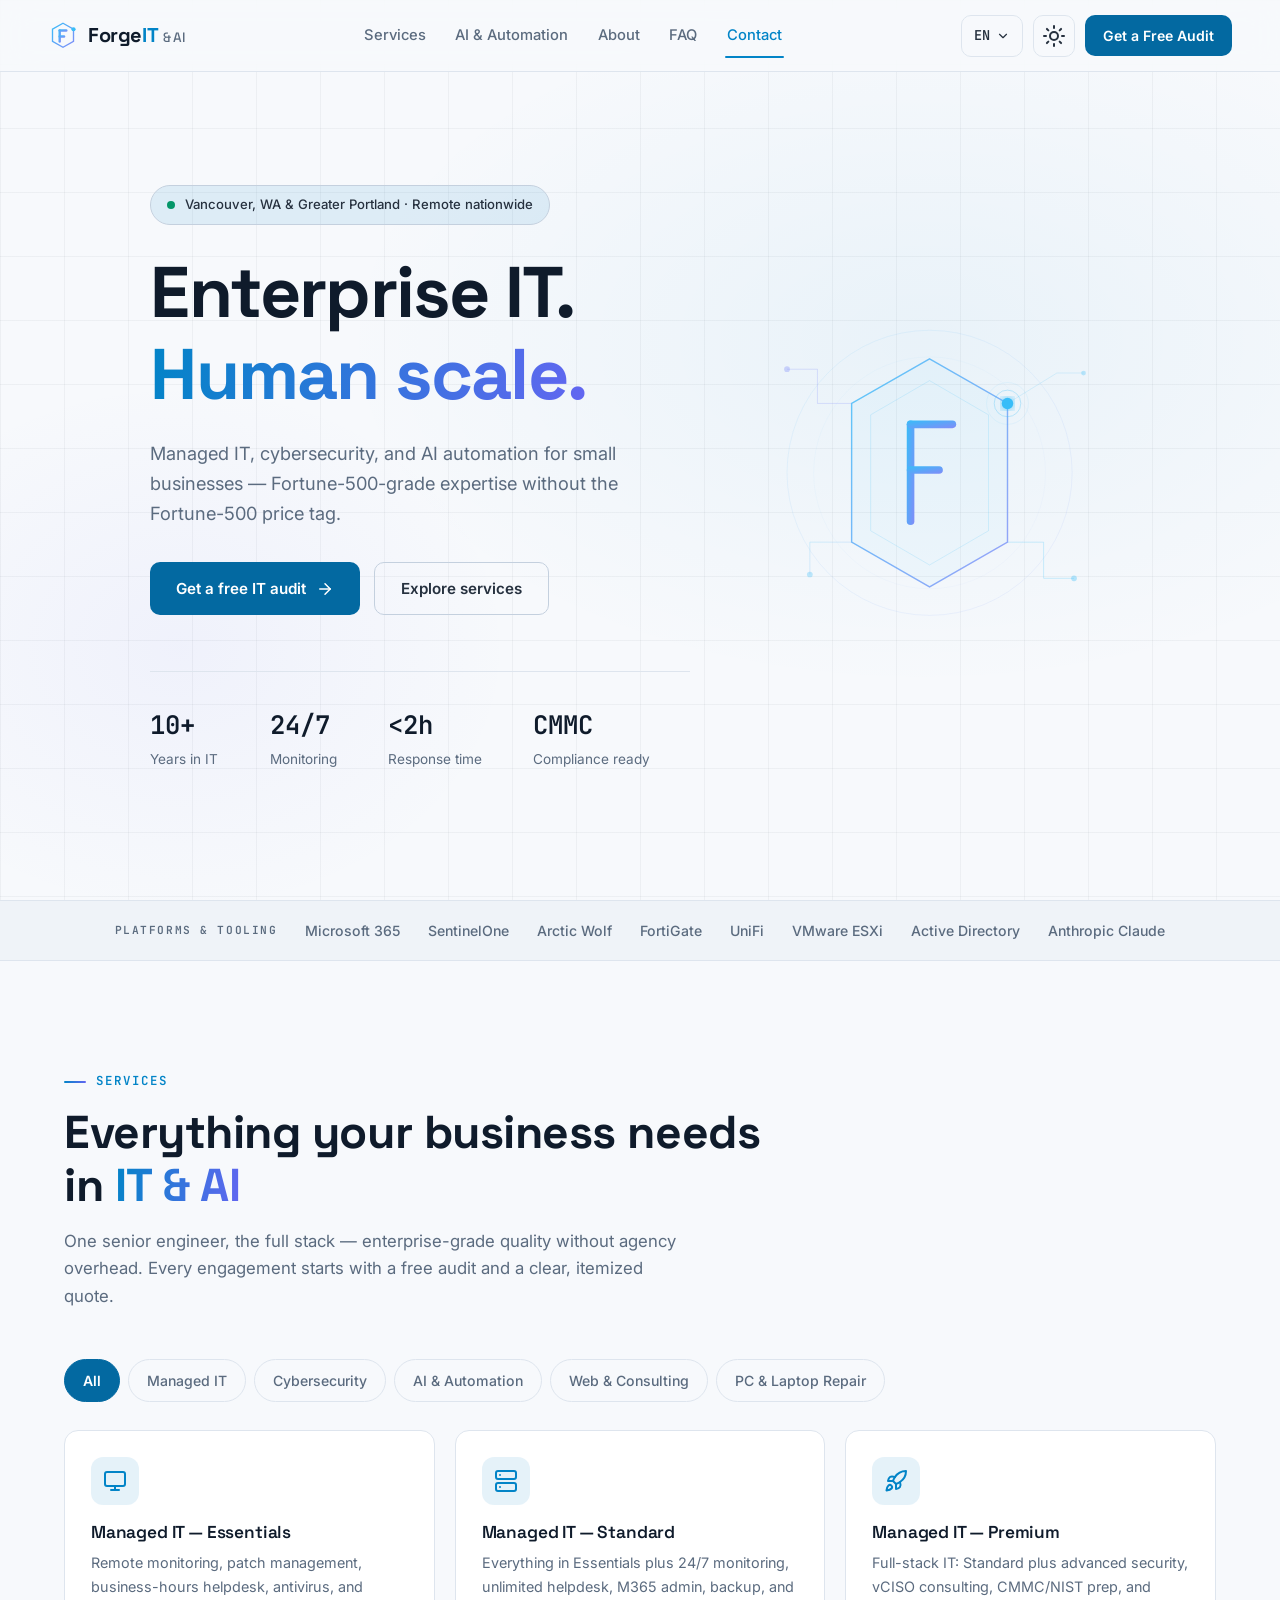
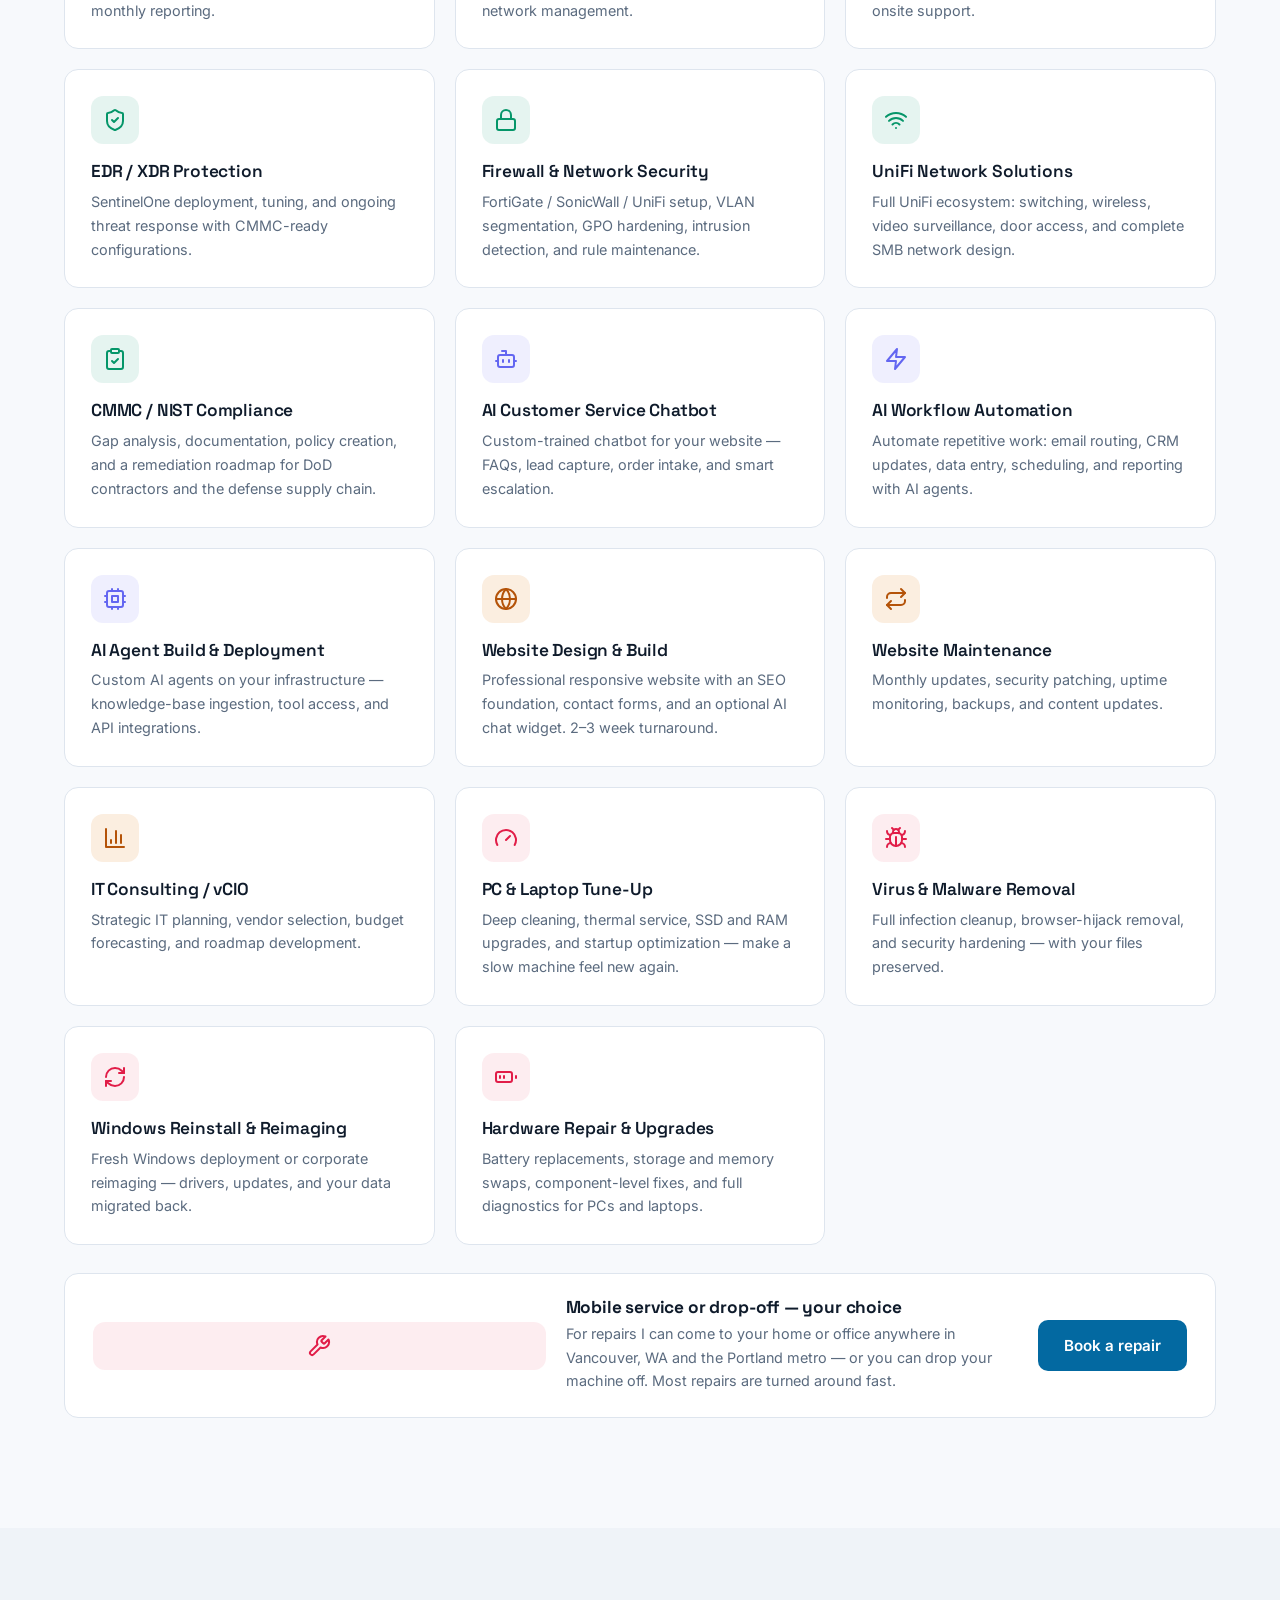
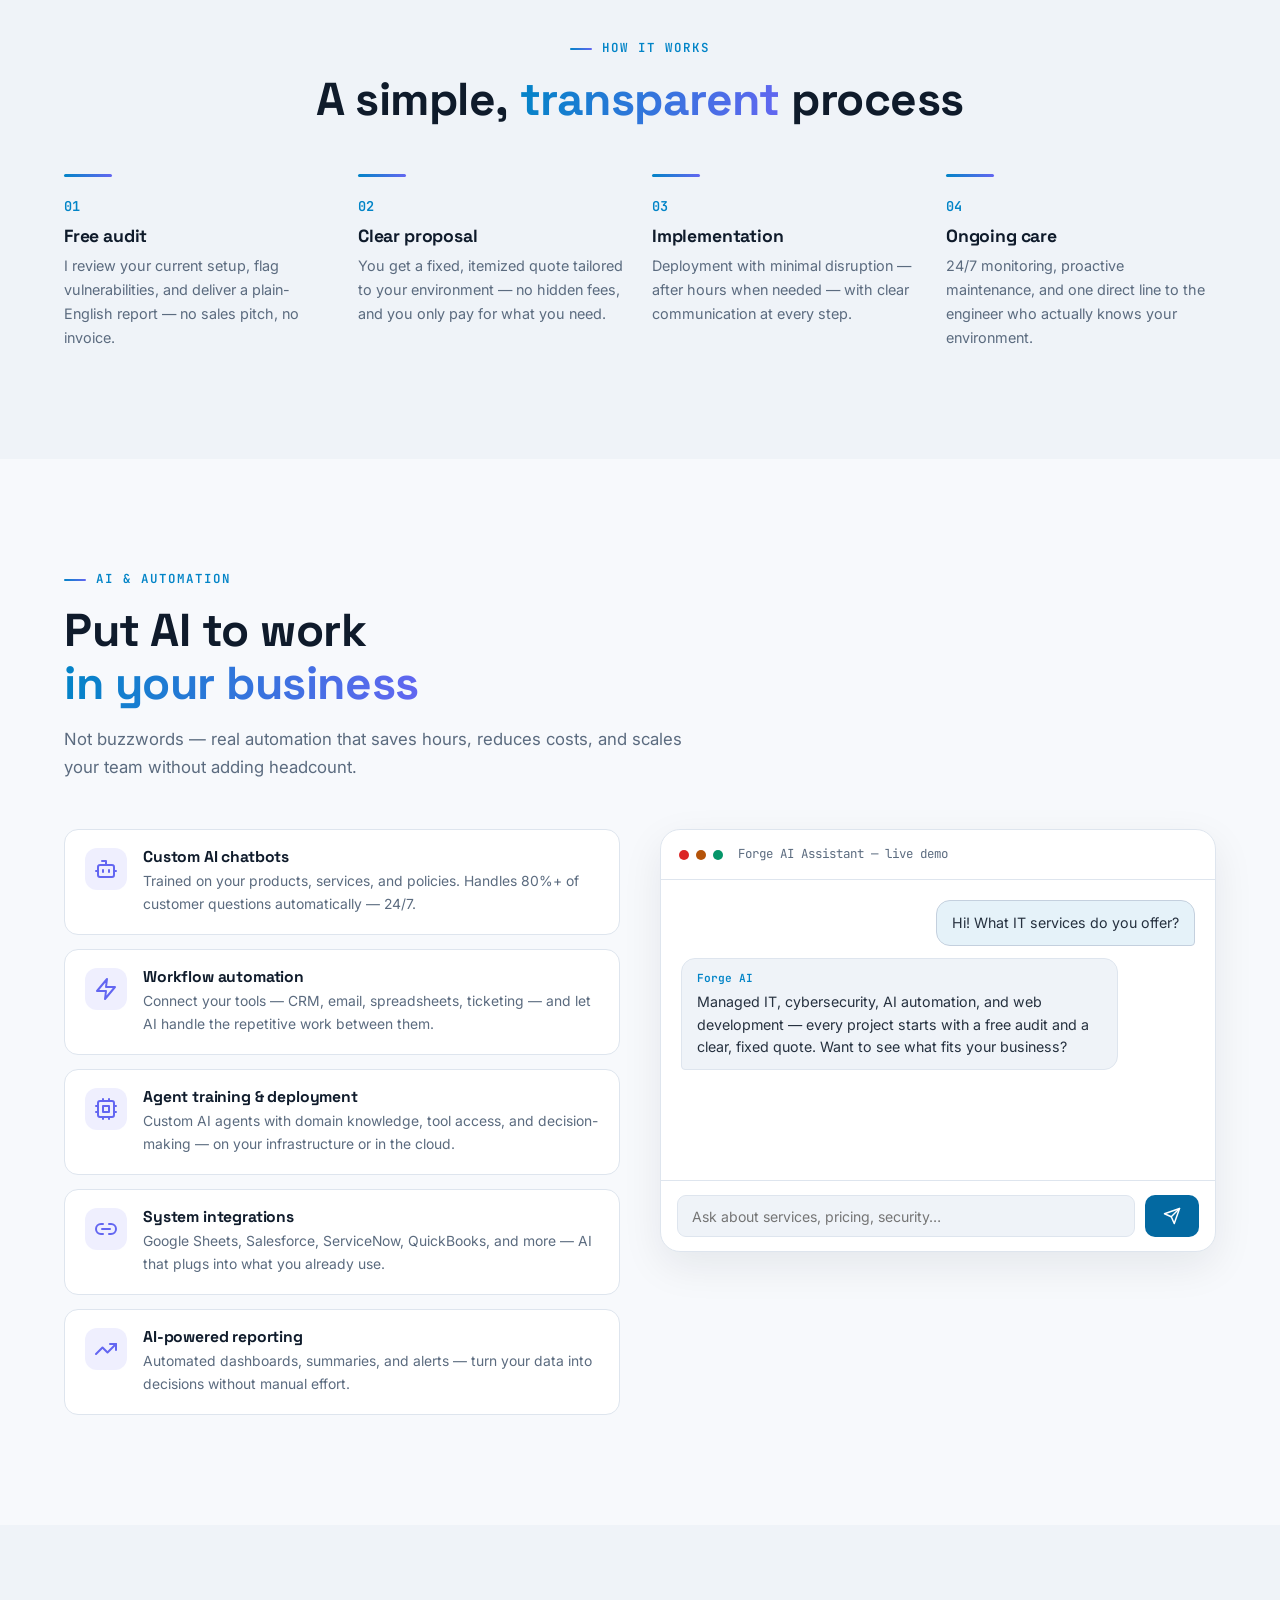
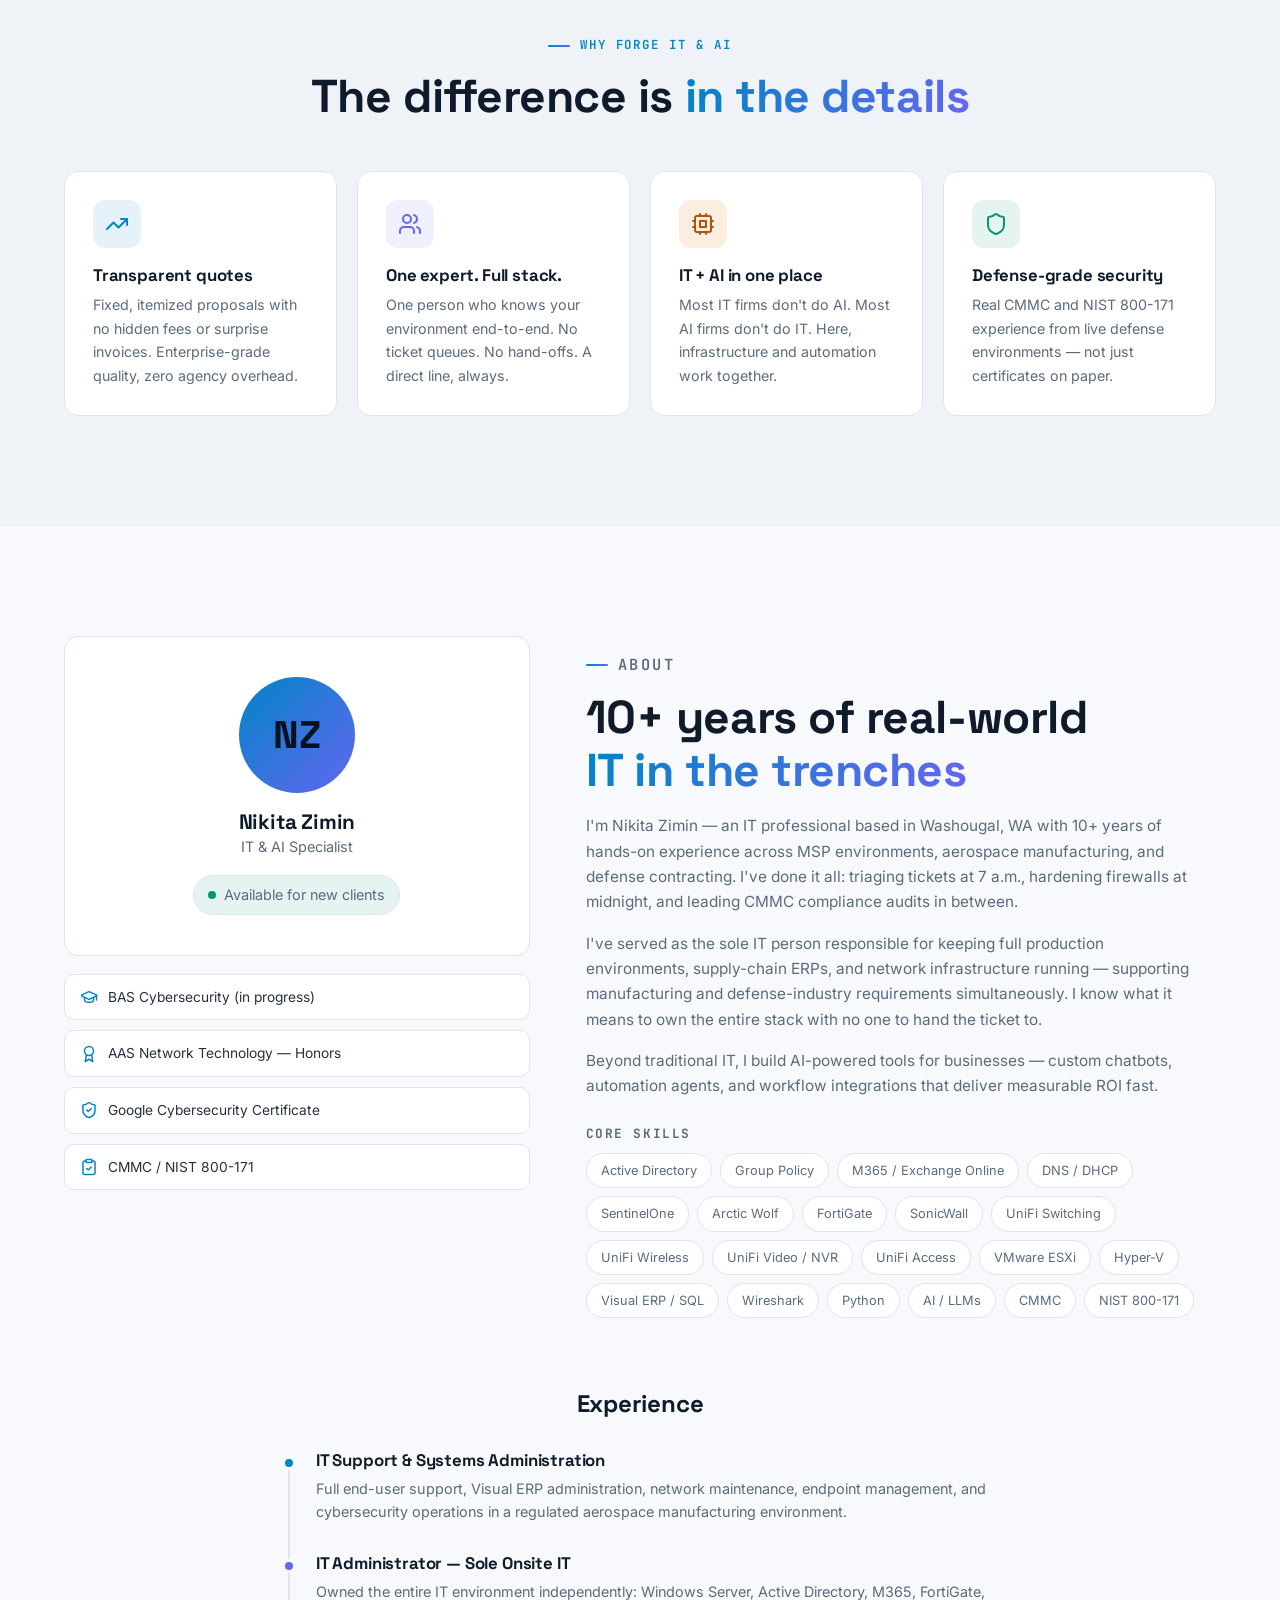
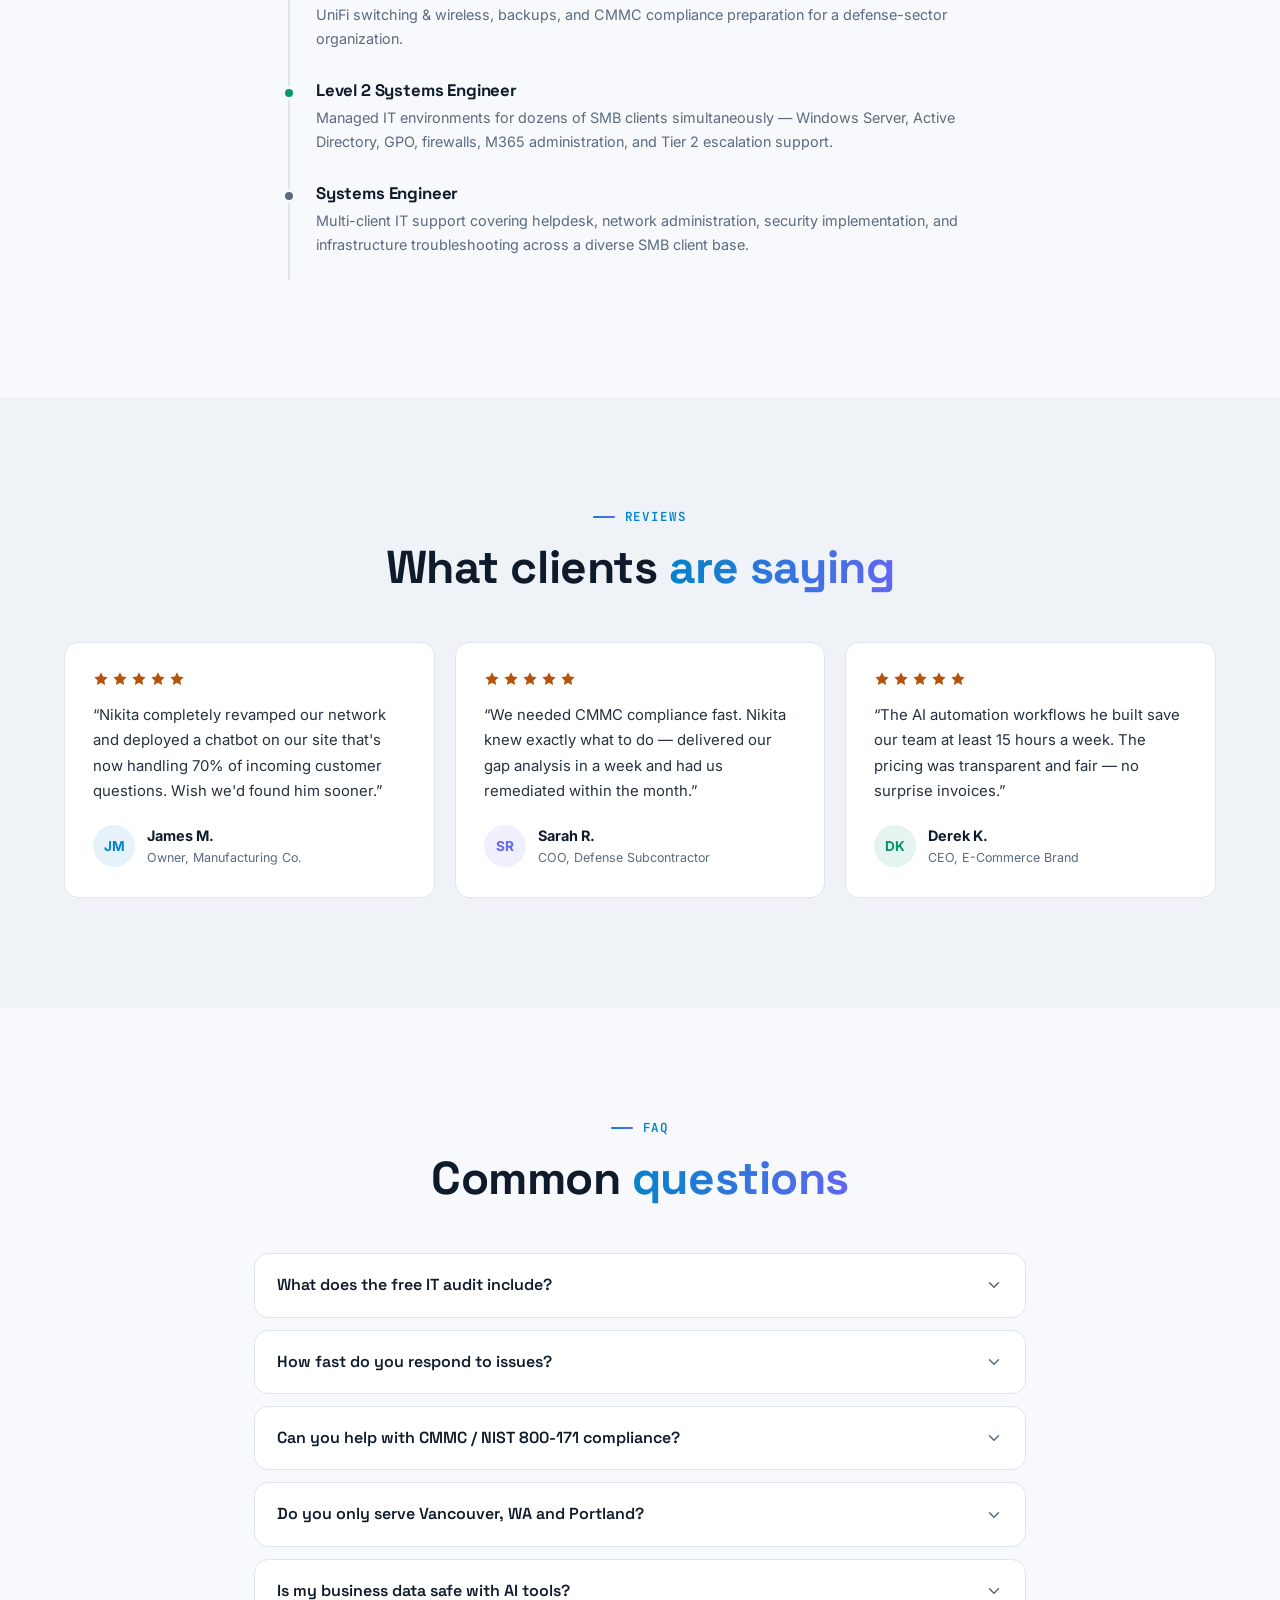
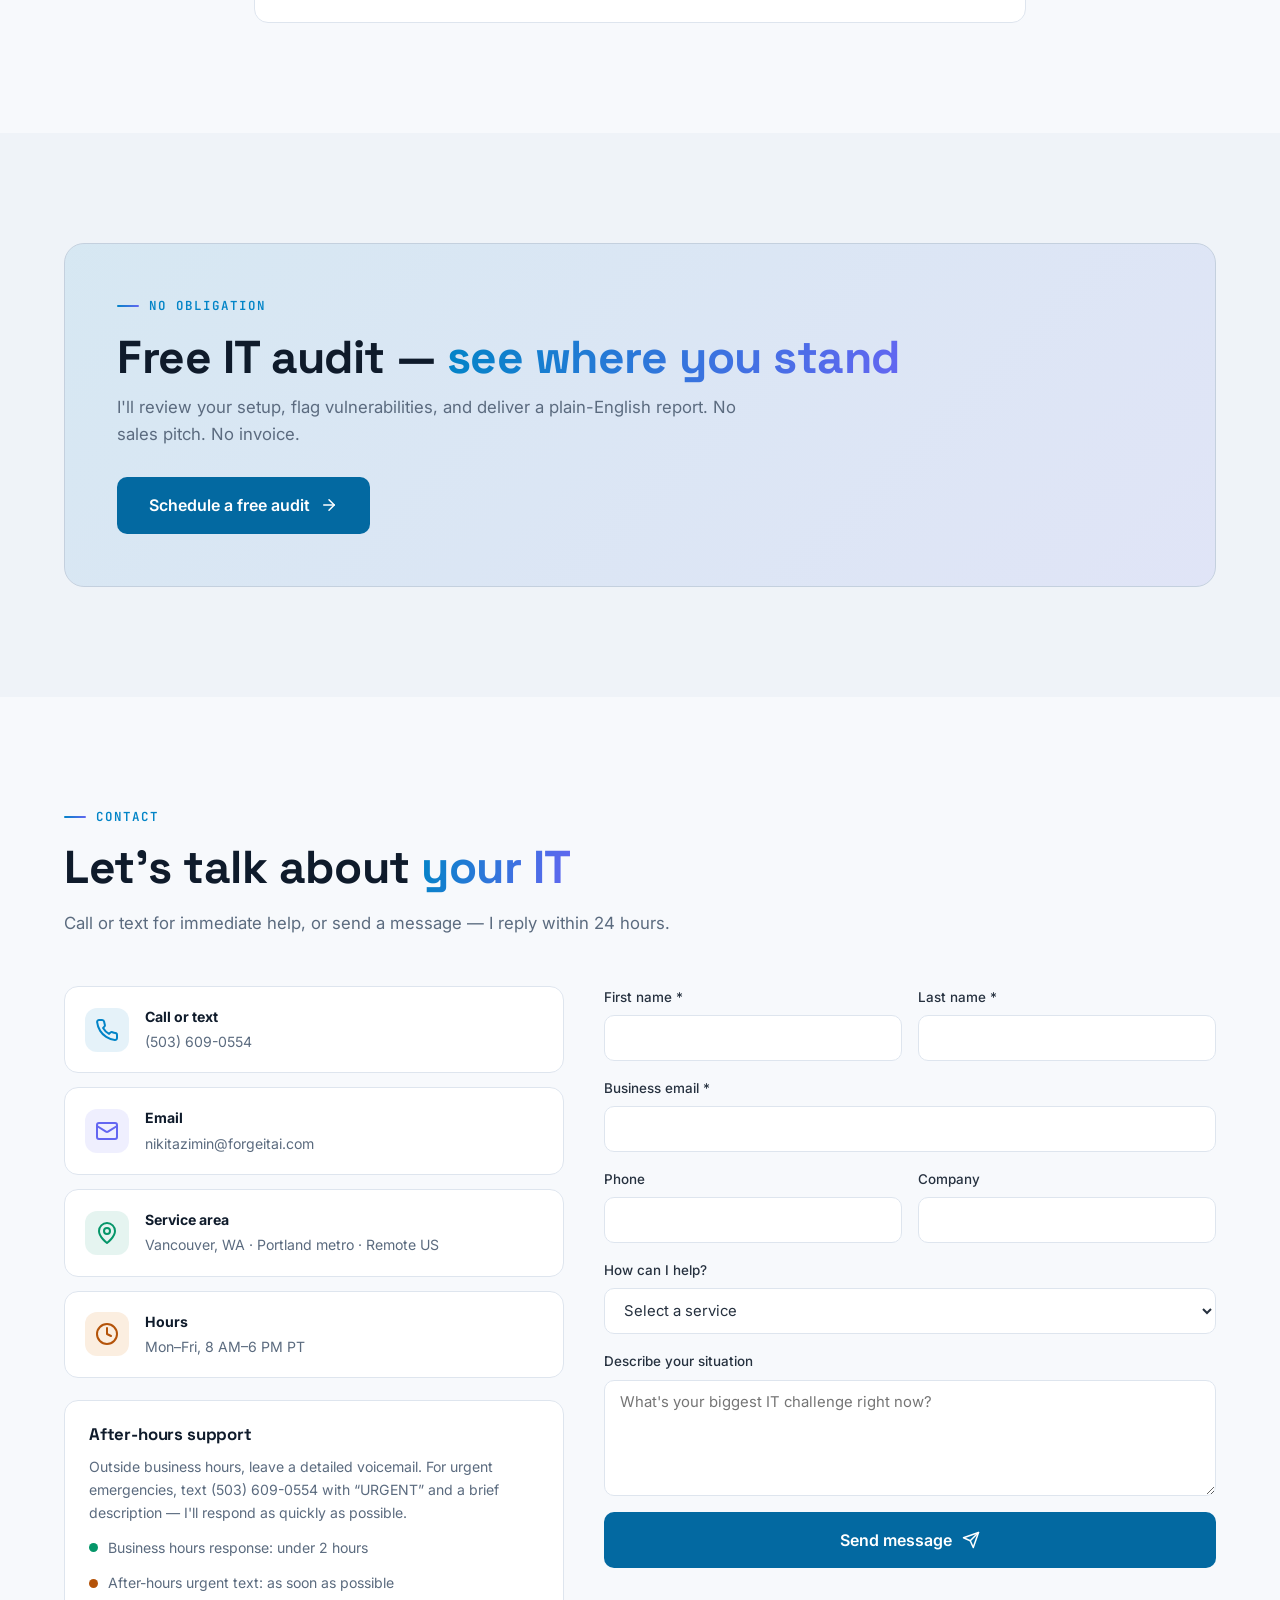
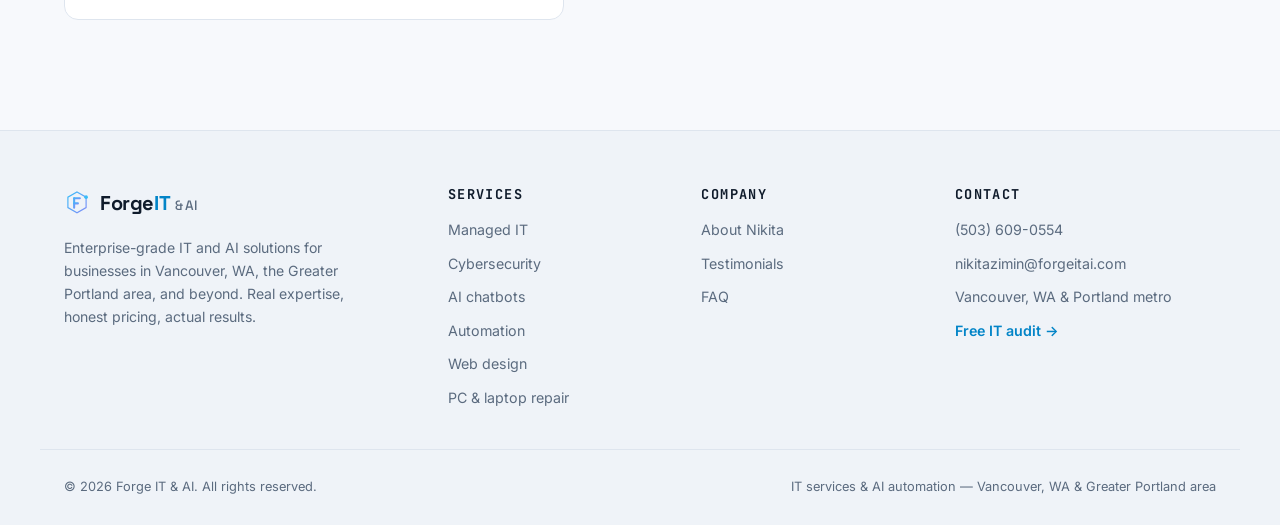
<file: index.html>
<!DOCTYPE html>
<html lang="en" data-theme="dark">
<head>
<meta charset="UTF-8">
<meta name="viewport" content="width=device-width, initial-scale=1.0">
<title>Forge IT &amp; AI — Managed IT, Cybersecurity &amp; AI Automation | Vancouver, WA &amp; Portland</title>
<meta name="description" content="Enterprise-grade managed IT, cybersecurity, and AI automation for small businesses in Vancouver, WA and the Greater Portland area. One senior engineer, the full stack. Free IT audit.">
<link rel="canonical" href="https://forgeitai.com/">
<meta property="og:type" content="website">
<meta property="og:title" content="Forge IT & AI — Managed IT, Cybersecurity & AI Automation">
<meta property="og:description" content="Fortune-500-grade IT expertise without the Fortune-500 price tag. Serving Vancouver, WA & the Greater Portland area.">
<meta property="og:url" content="https://forgeitai.com/">
<meta property="og:site_name" content="Forge IT & AI">
<meta name="theme-color" content="#0A0E14">
<link rel="preconnect" href="https://fonts.googleapis.com">
<link rel="preconnect" href="https://fonts.gstatic.com" crossorigin>
<link href="https://fonts.googleapis.com/css2?family=Space+Grotesk:wght@500;600;700&family=Inter:wght@400;500;600&family=JetBrains+Mono:wght@500;600&display=swap" rel="stylesheet">
<link rel="stylesheet" href="css/style.css">
<script>document.documentElement.classList.add('js');</script>
<script type="application/ld+json">
{
  "@context": "https://schema.org",
  "@type": "ProfessionalService",
  "name": "Forge IT & AI",
  "description": "Managed IT services, cybersecurity, AI automation, and PC & laptop repair for small and mid-size businesses. Mobile service and drop-off available.",
  "url": "https://forgeitai.com/",
  "telephone": "+1-503-609-0554",
  "email": "nikitazimin@forgeitai.com",
  "address": { "@type": "PostalAddress", "addressLocality": "Vancouver", "addressRegion": "WA", "addressCountry": "US" },
  "areaServed": ["Vancouver WA", "Portland OR", "Camas WA", "Washougal WA", "Pacific Northwest", "Remote / Nationwide"],
  "founder": { "@type": "Person", "name": "Nikita Zimin", "jobTitle": "IT & AI Specialist" },
  "openingHours": "Mo-Fr 08:00-18:00"
}
</script>
</head>
<body>

<a class="skip-link" href="#main">Skip to main content</a>

<!-- ═══ SVG ICON SPRITE ═══ -->
<svg xmlns="http://www.w3.org/2000/svg" style="display:none" aria-hidden="true">
  <symbol id="i-monitor" viewBox="0 0 24 24"><rect width="20" height="14" x="2" y="3" rx="2"/><line x1="8" x2="16" y1="21" y2="21"/><line x1="12" x2="12" y1="17" y2="21"/></symbol>
  <symbol id="i-server" viewBox="0 0 24 24"><rect width="20" height="8" x="2" y="2" rx="2"/><rect width="20" height="8" x="2" y="14" rx="2"/><line x1="6" x2="6.01" y1="6" y2="6"/><line x1="6" x2="6.01" y1="18" y2="18"/></symbol>
  <symbol id="i-rocket" viewBox="0 0 24 24"><path d="M4.5 16.5c-1.5 1.26-2 5-2 5s3.74-.5 5-2c.71-.84.7-2.13-.09-2.91a2.18 2.18 0 0 0-2.91-.09z"/><path d="m12 15-3-3a22 22 0 0 1 2-3.95A12.88 12.88 0 0 1 22 2c0 2.72-.78 7.5-6 11a22.35 22.35 0 0 1-4 2z"/><path d="M9 12H4s.55-3.03 2-4c1.62-1.08 5 0 5 0"/><path d="M12 15v5s3.03-.55 4-2c1.08-1.62 0-5 0-5"/></symbol>
  <symbol id="i-shield" viewBox="0 0 24 24"><path d="M20 13c0 5-3.5 7.5-7.66 8.95a1 1 0 0 1-.67-.01C7.5 20.5 4 18 4 13V6a1 1 0 0 1 1-1c2 0 4.5-1.2 6.24-2.72a1.17 1.17 0 0 1 1.52 0C14.51 3.81 17 5 19 5a1 1 0 0 1 1 1z"/></symbol>
  <symbol id="i-shield-check" viewBox="0 0 24 24"><path d="M20 13c0 5-3.5 7.5-7.66 8.95a1 1 0 0 1-.67-.01C7.5 20.5 4 18 4 13V6a1 1 0 0 1 1-1c2 0 4.5-1.2 6.24-2.72a1.17 1.17 0 0 1 1.52 0C14.51 3.81 17 5 19 5a1 1 0 0 1 1 1z"/><path d="m9 12 2 2 4-4"/></symbol>
  <symbol id="i-lock" viewBox="0 0 24 24"><rect width="18" height="11" x="3" y="11" rx="2"/><path d="M7 11V7a5 5 0 0 1 10 0v4"/></symbol>
  <symbol id="i-wifi" viewBox="0 0 24 24"><path d="M12 20h.01"/><path d="M2 8.82a15 15 0 0 1 20 0"/><path d="M5 12.859a10 10 0 0 1 14 0"/><path d="M8.5 16.429a5 5 0 0 1 7 0"/></symbol>
  <symbol id="i-clipboard" viewBox="0 0 24 24"><rect width="8" height="4" x="8" y="2" rx="1"/><path d="M16 4h2a2 2 0 0 1 2 2v14a2 2 0 0 1-2 2H6a2 2 0 0 1-2-2V6a2 2 0 0 1 2-2h2"/><path d="m9 14 2 2 4-4"/></symbol>
  <symbol id="i-bot" viewBox="0 0 24 24"><path d="M12 8V4H8"/><rect width="16" height="12" x="4" y="8" rx="2"/><path d="M2 14h2"/><path d="M20 14h2"/><path d="M15 13v2"/><path d="M9 13v2"/></symbol>
  <symbol id="i-zap" viewBox="0 0 24 24"><polygon points="13 2 3 14 12 14 11 22 21 10 12 10 13 2"/></symbol>
  <symbol id="i-cpu" viewBox="0 0 24 24"><rect x="4" y="4" width="16" height="16" rx="2"/><rect x="9" y="9" width="6" height="6"/><path d="M15 2v2"/><path d="M15 20v2"/><path d="M2 15h2"/><path d="M2 9h2"/><path d="M20 15h2"/><path d="M20 9h2"/><path d="M9 2v2"/><path d="M9 20v2"/></symbol>
  <symbol id="i-globe" viewBox="0 0 24 24"><circle cx="12" cy="12" r="10"/><path d="M12 2a14.5 14.5 0 0 0 0 20 14.5 14.5 0 0 0 0-20"/><path d="M2 12h20"/></symbol>
  <symbol id="i-wrench" viewBox="0 0 24 24"><path d="M14.7 6.3a1 1 0 0 0 0 1.4l1.6 1.6a1 1 0 0 0 1.4 0l3.77-3.77a6 6 0 0 1-7.94 7.94l-6.91 6.91a2.12 2.12 0 0 1-3-3l6.91-6.91a6 6 0 0 1 7.94-7.94l-3.76 3.76z"/></symbol>
  <symbol id="i-chart" viewBox="0 0 24 24"><path d="M3 3v18h18"/><path d="M18 17V9"/><path d="M13 17V5"/><path d="M8 17v-3"/></symbol>
  <symbol id="i-link" viewBox="0 0 24 24"><path d="M9 17H7A5 5 0 0 1 7 7h2"/><path d="M15 7h2a5 5 0 1 1 0 10h-2"/><line x1="8" x2="16" y1="12" y2="12"/></symbol>
  <symbol id="i-message" viewBox="0 0 24 24"><path d="M21 15a2 2 0 0 1-2 2H7l-4 4V5a2 2 0 0 1 2-2h14a2 2 0 0 1 2 2z"/></symbol>
  <symbol id="i-phone" viewBox="0 0 24 24"><path d="M22 16.92v3a2 2 0 0 1-2.18 2 19.79 19.79 0 0 1-8.63-3.07 19.5 19.5 0 0 1-6-6 19.79 19.79 0 0 1-3.07-8.67A2 2 0 0 1 4.11 2h3a2 2 0 0 1 2 1.72 12.84 12.84 0 0 0 .7 2.81 2 2 0 0 1-.45 2.11L8.09 9.91a16 16 0 0 0 6 6l1.27-1.27a2 2 0 0 1 2.11-.45 12.84 12.84 0 0 0 2.81.7A2 2 0 0 1 22 16.92z"/></symbol>
  <symbol id="i-mail" viewBox="0 0 24 24"><rect width="20" height="16" x="2" y="4" rx="2"/><path d="m22 7-8.97 5.7a1.94 1.94 0 0 1-2.06 0L2 7"/></symbol>
  <symbol id="i-pin" viewBox="0 0 24 24"><path d="M20 10c0 6-8 12-8 12s-8-6-8-12a8 8 0 0 1 16 0Z"/><circle cx="12" cy="10" r="3"/></symbol>
  <symbol id="i-clock" viewBox="0 0 24 24"><circle cx="12" cy="12" r="10"/><polyline points="12 6 12 12 16 14"/></symbol>
  <symbol id="i-check" viewBox="0 0 24 24"><path d="M20 6 9 17l-5-5"/></symbol>
  <symbol id="i-x" viewBox="0 0 24 24"><path d="M18 6 6 18"/><path d="m6 6 12 12"/></symbol>
  <symbol id="i-chevron" viewBox="0 0 24 24"><path d="m6 9 6 6 6-6"/></symbol>
  <symbol id="i-arrow" viewBox="0 0 24 24"><path d="M5 12h14"/><path d="m12 5 7 7-7 7"/></symbol>
  <symbol id="i-sun" viewBox="0 0 24 24"><circle cx="12" cy="12" r="4"/><path d="M12 2v2"/><path d="M12 20v2"/><path d="m4.93 4.93 1.41 1.41"/><path d="m17.66 17.66 1.41 1.41"/><path d="M2 12h2"/><path d="M20 12h2"/><path d="m6.34 17.66-1.41 1.41"/><path d="m19.07 4.93-1.41 1.41"/></symbol>
  <symbol id="i-moon" viewBox="0 0 24 24"><path d="M12 3a6 6 0 0 0 9 9 9 9 0 1 1-9-9Z"/></symbol>
  <symbol id="i-send" viewBox="0 0 24 24"><path d="m22 2-7 20-4-9-9-4Z"/><path d="M22 2 11 13"/></symbol>
  <symbol id="i-star" viewBox="0 0 24 24"><polygon points="12 2 15.09 8.26 22 9.27 17 14.14 18.18 21.02 12 17.77 5.82 21.02 7 14.14 2 9.27 8.91 8.26 12 2"/></symbol>
  <symbol id="i-award" viewBox="0 0 24 24"><circle cx="12" cy="8" r="6"/><path d="M15.477 12.89 17 22l-5-3-5 3 1.523-9.11"/></symbol>
  <symbol id="i-grad" viewBox="0 0 24 24"><path d="M21.42 10.922a1 1 0 0 0-.019-1.838L12.83 5.18a2 2 0 0 0-1.66 0L2.6 9.08a1 1 0 0 0 0 1.832l8.57 3.908a2 2 0 0 0 1.66 0z"/><path d="M22 10v6"/><path d="M6 12.5V16a6 3 0 0 0 12 0v-3.5"/></symbol>
  <symbol id="i-video" viewBox="0 0 24 24"><path d="m16 13 5.223 3.482a.5.5 0 0 0 .777-.416V7.87a.5.5 0 0 0-.752-.432L16 10.5"/><rect x="2" y="6" width="14" height="12" rx="2"/></symbol>
  <symbol id="i-search" viewBox="0 0 24 24"><circle cx="11" cy="11" r="8"/><path d="m21 21-4.3-4.3"/></symbol>
  <symbol id="i-file" viewBox="0 0 24 24"><path d="M15 2H6a2 2 0 0 0-2 2v16a2 2 0 0 0 2 2h12a2 2 0 0 0 2-2V7Z"/><path d="M14 2v4a2 2 0 0 0 2 2h4"/><path d="M16 13H8"/><path d="M16 17H8"/><path d="M10 9H8"/></symbol>
  <symbol id="i-repeat" viewBox="0 0 24 24"><path d="m17 2 4 4-4 4"/><path d="M3 11v-1a4 4 0 0 1 4-4h14"/><path d="m7 22-4-4 4-4"/><path d="M21 13v1a4 4 0 0 1-4 4H3"/></symbol>
  <symbol id="i-trend" viewBox="0 0 24 24"><polyline points="22 7 13.5 15.5 8.5 10.5 2 17"/><polyline points="16 7 22 7 22 13"/></symbol>
  <symbol id="i-users" viewBox="0 0 24 24"><path d="M16 21v-2a4 4 0 0 0-4-4H6a4 4 0 0 0-4 4v2"/><circle cx="9" cy="7" r="4"/><path d="M22 21v-2a4 4 0 0 0-3-3.87"/><path d="M16 3.13a4 4 0 0 1 0 7.75"/></symbol>
  <symbol id="i-menu" viewBox="0 0 24 24"><line x1="4" x2="20" y1="6" y2="6"/><line x1="4" x2="20" y1="12" y2="12"/><line x1="4" x2="20" y1="18" y2="18"/></symbol>
  <symbol id="i-up" viewBox="0 0 24 24"><path d="m18 15-6-6-6 6"/></symbol>
  <symbol id="i-gauge" viewBox="0 0 24 24"><path d="m12 14 4-4"/><path d="M3.34 19a10 10 0 1 1 17.32 0"/></symbol>
  <symbol id="i-bug" viewBox="0 0 24 24"><path d="m8 2 1.88 1.88"/><path d="M14.12 3.88 16 2"/><path d="M9 7.13v-1a3.003 3.003 0 1 1 6 0v1"/><path d="M12 20c-3.3 0-6-2.7-6-6v-3a4 4 0 0 1 4-4h4a4 4 0 0 1 4 4v3c0 3.3-2.7 6-6 6"/><path d="M12 20v-9"/><path d="M6.53 9C4.6 8.8 3 7.1 3 5"/><path d="M6 13H2"/><path d="M3 21c0-2.1 1.7-3.9 3.8-4"/><path d="M20.97 5c0 2.1-1.6 3.8-3.5 4"/><path d="M22 13h-4"/><path d="M17.2 17c2.1.1 3.8 1.9 3.8 4"/></symbol>
  <symbol id="i-refresh" viewBox="0 0 24 24"><path d="M3 12a9 9 0 0 1 9-9 9.75 9.75 0 0 1 6.74 2.74L21 8"/><path d="M21 3v5h-5"/><path d="M21 12a9 9 0 0 1-9 9 9.75 9.75 0 0 1-6.74-2.74L3 16"/><path d="M8 16H3v5"/></symbol>
  <symbol id="i-battery" viewBox="0 0 24 24"><rect width="16" height="10" x="2" y="7" rx="2" ry="2"/><line x1="22" x2="22" y1="11" y2="13"/><line x1="6" x2="6" y1="11" y2="13"/><line x1="10" x2="10" y1="11" y2="13"/></symbol>
</svg>

<div class="scroll-progress" aria-hidden="true"><span id="progressBar"></span></div>

<!-- ═══ NAV ═══ -->
<header class="nav" id="navbar">
  <a href="#home" class="logo" aria-label="Forge IT & AI — home">
    <svg viewBox="0 0 40 40" width="30" height="30" aria-hidden="true">
      <defs><linearGradient id="lg" x1="0" y1="0" x2="1" y2="1"><stop offset="0%" stop-color="#38BDF8"/><stop offset="100%" stop-color="#818CF8"/></linearGradient></defs>
      <polygon points="20,3 34,11 34,27 20,35 6,27 6,11" fill="none" stroke="url(#lg)" stroke-width="1.8"/>
      <rect x="14" y="11" width="3.2" height="18" rx="1.6" fill="url(#lg)"/>
      <rect x="14" y="11" width="12" height="3.2" rx="1.6" fill="url(#lg)"/>
      <rect x="14" y="19" width="9" height="3.2" rx="1.6" fill="url(#lg)"/>
      <circle cx="34" cy="11" r="2.8" fill="#38BDF8"/>
    </svg>
    <span class="logo-text">Forge<em>IT</em><small>&amp; AI</small></span>
  </a>

  <nav class="nav-links" aria-label="Primary">
    <a href="#services" data-i18n="nav_services">Services</a>
    <a href="#ai" data-i18n="nav_ai">AI &amp; Automation</a>
    <a href="#about" data-i18n="nav_about">About</a>
    <a href="#faq" data-i18n="nav_faq">FAQ</a>
    <a href="#contact" data-i18n="nav_contact">Contact</a>
  </nav>

  <div class="nav-actions">
    <div class="lang-select" id="langSelect">
      <button class="lang-btn" id="langBtn" aria-haspopup="listbox" aria-expanded="false" aria-label="Choose language">
        <span id="langLabel">EN</span>
        <svg class="ic ic-xs lang-arrow" aria-hidden="true"><use href="#i-chevron"/></svg>
      </button>
      <div class="lang-dropdown" role="listbox" aria-label="Languages">
        <button class="lang-option active" role="option" data-lang="en" aria-selected="true">English</button>
        <button class="lang-option" role="option" data-lang="ru" aria-selected="false">Русский</button>
        <button class="lang-option" role="option" data-lang="uk" aria-selected="false">Українська</button>
      </div>
    </div>
    <button class="theme-toggle" id="themeToggle" aria-label="Toggle light and dark theme">
      <svg class="ic icon-moon" aria-hidden="true"><use href="#i-moon"/></svg>
      <svg class="ic icon-sun" aria-hidden="true"><use href="#i-sun"/></svg>
    </button>
    <a href="#contact" class="btn btn-primary btn-sm nav-cta" data-i18n="nav_cta">Get a Free Audit</a>
    <button class="hamburger" id="hamburgerBtn" aria-label="Open menu" aria-expanded="false" aria-controls="mobileMenu">
      <svg class="ic" aria-hidden="true"><use href="#i-menu"/></svg>
    </button>
  </div>
</header>

<!-- MOBILE MENU -->
<nav class="mobile-menu" id="mobileMenu" aria-label="Mobile">
  <a href="#services" data-i18n="nav_services">Services</a>
  <a href="#ai" data-i18n="nav_ai">AI &amp; Automation</a>
  <a href="#about" data-i18n="nav_about">About</a>
  <a href="#faq" data-i18n="nav_faq">FAQ</a>
  <a href="#contact" data-i18n="nav_contact">Contact</a>
  <a href="#contact" class="btn btn-primary" data-i18n="nav_cta">Get a Free Audit</a>
</nav>

<main id="main">

<!-- ═══ HERO ═══ -->
<section class="hero" id="home">
  <div class="hero-bg" aria-hidden="true"></div>
  <div class="container hero-grid">
    <div class="hero-content">
      <p class="hero-badge"><span class="pulse-dot" aria-hidden="true"></span><span data-i18n="hero_badge">Vancouver, WA &amp; Greater Portland · Remote nationwide</span></p>
      <h1 class="hero-title" data-i18n="hero_title" data-i18n-html="1">Enterprise IT.<br><span class="grad">Human scale.</span></h1>
      <p class="hero-sub" data-i18n="hero_sub">Managed IT, cybersecurity, and AI automation for small businesses — Fortune-500-grade expertise without the Fortune-500 price tag.</p>
      <div class="hero-btns">
        <a href="#contact" class="btn btn-primary" ><span data-i18n="hero_cta1">Get a free IT audit</span><svg class="ic ic-sm" aria-hidden="true"><use href="#i-arrow"/></svg></a>
        <a href="#services" class="btn btn-outline" data-i18n="hero_cta2">Explore services</a>
      </div>
      <dl class="hero-stats">
        <div class="stat"><dt>10+</dt><dd data-i18n="stat_exp">Years in IT</dd></div>
        <div class="stat"><dt>24/7</dt><dd data-i18n="stat_mon">Monitoring</dd></div>
        <div class="stat"><dt>&lt;2h</dt><dd data-i18n="stat_resp">Response time</dd></div>
        <div class="stat"><dt>CMMC</dt><dd data-i18n="stat_cmmc">Compliance ready</dd></div>
      </dl>
    </div>
    <div class="hero-visual" aria-hidden="true">
      <svg viewBox="0 0 420 380" class="hero-mark">
        <defs>
          <linearGradient id="hg1" x1="0" y1="0" x2="1" y2="1"><stop offset="0%" stop-color="#38BDF8"/><stop offset="100%" stop-color="#818CF8"/></linearGradient>
          <filter id="hglow"><feGaussianBlur stdDeviation="5" result="b"/><feMerge><feMergeNode in="b"/><feMergeNode in="SourceGraphic"/></feMerge></filter>
        </defs>
        <circle cx="210" cy="185" r="150" fill="none" stroke="url(#hg1)" stroke-width="0.6" opacity="0.16"/>
        <circle cx="210" cy="185" r="122" fill="none" stroke="url(#hg1)" stroke-width="0.4" opacity="0.1"/>
        <polygon points="210,65 292,112 292,258 210,305 128,258 128,112" fill="rgba(56,189,248,0.04)" stroke="url(#hg1)" stroke-width="1.5" opacity="0.8"/>
        <polygon points="210,88 272,124 272,246 210,282 148,246 148,124" fill="none" stroke="rgba(56,189,248,0.22)" stroke-width="0.8"/>
        <rect x="186" y="130" width="8" height="110" rx="4" fill="url(#hg1)"/>
        <rect x="186" y="130" width="52" height="8" rx="4" fill="url(#hg1)"/>
        <rect x="186" y="178" width="38" height="8" rx="4" fill="url(#hg1)"/>
        <circle cx="292" cy="112" r="6" fill="#38BDF8" filter="url(#hglow)"/>
        <circle cx="292" cy="112" r="14" fill="none" stroke="#38BDF8" stroke-width="1" opacity="0.3"/>
        <circle cx="292" cy="112" r="22" fill="none" stroke="#38BDF8" stroke-width="0.6" opacity="0.14" class="spark-ring"/>
        <polyline points="292,258 330,258 330,296 362,296" fill="none" stroke="#38BDF8" stroke-width="1" opacity="0.25"/>
        <circle cx="362" cy="296" r="3" fill="#38BDF8" opacity="0.35"/>
        <polyline points="128,112 92,112 92,76 60,76" fill="none" stroke="#818CF8" stroke-width="1" opacity="0.25"/>
        <circle cx="60" cy="76" r="3" fill="#818CF8" opacity="0.35"/>
        <polyline points="128,258 84,258 84,292" fill="none" stroke="url(#hg1)" stroke-width="1" opacity="0.2"/>
        <circle cx="84" cy="292" r="3" fill="#38BDF8" opacity="0.3"/>
        <polyline points="292,112 344,80 372,80" fill="none" stroke="#38BDF8" stroke-width="0.8" opacity="0.2"/>
        <circle cx="372" cy="80" r="2.5" fill="#38BDF8" opacity="0.3"/>
      </svg>
    </div>
  </div>
</section>

<!-- ═══ TRUST BAR ═══ -->
<div class="trustbar">
  <div class="container trustbar-inner">
    <span class="trust-label" data-i18n="trust_label">Platforms &amp; tooling</span>
    <ul class="trust-list">
      <li>Microsoft 365</li><li>SentinelOne</li><li>Arctic Wolf</li><li>FortiGate</li>
      <li>UniFi</li><li>VMware ESXi</li><li>Active Directory</li><li>Anthropic Claude</li>
    </ul>
  </div>
</div>

<!-- ═══ SERVICES ═══ -->
<section class="section" id="services">
  <div class="container">
    <div class="section-head reveal">
      <p class="eyebrow" data-i18n="svc_label">Services</p>
      <h2 class="section-title" data-i18n="svc_title" data-i18n-html="1">Everything your business needs<br>in <span class="grad">IT &amp; AI</span></h2>
      <p class="section-sub" data-i18n="svc_sub">One senior engineer, the full stack — enterprise-grade quality without agency overhead. Every engagement starts with a free audit and a clear, itemized quote.</p>
    </div>

    <div class="filter-bar reveal" role="tablist" aria-label="Filter services">
      <button class="filter-btn active" data-filter="all" data-i18n="f_all">All</button>
      <button class="filter-btn" data-filter="msp" data-i18n="f_msp">Managed IT</button>
      <button class="filter-btn" data-filter="sec" data-i18n="f_sec">Cybersecurity</button>
      <button class="filter-btn" data-filter="ai" data-i18n="f_ai">AI &amp; Automation</button>
      <button class="filter-btn" data-filter="web" data-i18n="f_web">Web &amp; Consulting</button>
      <button class="filter-btn" data-filter="repair" data-i18n="f_repair">PC &amp; Laptop Repair</button>
    </div>

    <div class="services-grid" id="servicesGrid">
      <article class="card service-card reveal" data-cat="msp">
        <div class="card-icon tint-blue"><svg class="ic" aria-hidden="true"><use href="#i-monitor"/></svg></div>
        <h3 data-i18n="s1_t">Managed IT — Essentials</h3>
        <p data-i18n="s1_d">Remote monitoring, patch management, business-hours helpdesk, antivirus, and monthly reporting.</p>
      </article>
      <article class="card service-card reveal" data-cat="msp">
        <div class="card-icon tint-blue"><svg class="ic" aria-hidden="true"><use href="#i-server"/></svg></div>
        <h3 data-i18n="s2_t">Managed IT — Standard</h3>
        <p data-i18n="s2_d">Everything in Essentials plus 24/7 monitoring, unlimited helpdesk, M365 admin, backup, and network management.</p>
      </article>
      <article class="card service-card reveal" data-cat="msp">
        <div class="card-icon tint-blue"><svg class="ic" aria-hidden="true"><use href="#i-rocket"/></svg></div>
        <h3 data-i18n="s3_t">Managed IT — Premium</h3>
        <p data-i18n="s3_d">Full-stack IT: Standard plus advanced security, vCISO consulting, CMMC/NIST prep, and onsite support.</p>
      </article>
      <article class="card service-card reveal" data-cat="sec">
        <div class="card-icon tint-green"><svg class="ic" aria-hidden="true"><use href="#i-shield-check"/></svg></div>
        <h3 data-i18n="s4_t">EDR / XDR Protection</h3>
        <p data-i18n="s4_d">SentinelOne deployment, tuning, and ongoing threat response with CMMC-ready configurations.</p>
      </article>
      <article class="card service-card reveal" data-cat="sec">
        <div class="card-icon tint-green"><svg class="ic" aria-hidden="true"><use href="#i-lock"/></svg></div>
        <h3 data-i18n="s5_t">Firewall &amp; Network Security</h3>
        <p data-i18n="s5_d">FortiGate / SonicWall / UniFi setup, VLAN segmentation, GPO hardening, intrusion detection, and rule maintenance.</p>
      </article>
      <article class="card service-card reveal" data-cat="sec">
        <div class="card-icon tint-green"><svg class="ic" aria-hidden="true"><use href="#i-wifi"/></svg></div>
        <h3 data-i18n="s6_t">UniFi Network Solutions</h3>
        <p data-i18n="s6_d">Full UniFi ecosystem: switching, wireless, video surveillance, door access, and complete SMB network design.</p>
      </article>
      <article class="card service-card reveal" data-cat="sec">
        <div class="card-icon tint-green"><svg class="ic" aria-hidden="true"><use href="#i-clipboard"/></svg></div>
        <h3 data-i18n="s7_t">CMMC / NIST Compliance</h3>
        <p data-i18n="s7_d">Gap analysis, documentation, policy creation, and a remediation roadmap for DoD contractors and the defense supply chain.</p>
      </article>
      <article class="card service-card reveal" data-cat="ai">
        <div class="card-icon tint-violet"><svg class="ic" aria-hidden="true"><use href="#i-bot"/></svg></div>
        <h3 data-i18n="s8_t">AI Customer Service Chatbot</h3>
        <p data-i18n="s8_d">Custom-trained chatbot for your website — FAQs, lead capture, order intake, and smart escalation.</p>
      </article>
      <article class="card service-card reveal" data-cat="ai">
        <div class="card-icon tint-violet"><svg class="ic" aria-hidden="true"><use href="#i-zap"/></svg></div>
        <h3 data-i18n="s9_t">AI Workflow Automation</h3>
        <p data-i18n="s9_d">Automate repetitive work: email routing, CRM updates, data entry, scheduling, and reporting with AI agents.</p>
      </article>
      <article class="card service-card reveal" data-cat="ai">
        <div class="card-icon tint-violet"><svg class="ic" aria-hidden="true"><use href="#i-cpu"/></svg></div>
        <h3 data-i18n="s10_t">AI Agent Build &amp; Deployment</h3>
        <p data-i18n="s10_d">Custom AI agents on your infrastructure — knowledge-base ingestion, tool access, and API integrations.</p>
      </article>
      <article class="card service-card reveal" data-cat="web">
        <div class="card-icon tint-amber"><svg class="ic" aria-hidden="true"><use href="#i-globe"/></svg></div>
        <h3 data-i18n="s11_t">Website Design &amp; Build</h3>
        <p data-i18n="s11_d">Professional responsive website with an SEO foundation, contact forms, and an optional AI chat widget. 2–3 week turnaround.</p>
      </article>
      <article class="card service-card reveal" data-cat="web">
        <div class="card-icon tint-amber"><svg class="ic" aria-hidden="true"><use href="#i-repeat"/></svg></div>
        <h3 data-i18n="s12_t">Website Maintenance</h3>
        <p data-i18n="s12_d">Monthly updates, security patching, uptime monitoring, backups, and content updates.</p>
      </article>
      <article class="card service-card reveal" data-cat="web">
        <div class="card-icon tint-amber"><svg class="ic" aria-hidden="true"><use href="#i-chart"/></svg></div>
        <h3 data-i18n="s13_t">IT Consulting / vCIO</h3>
        <p data-i18n="s13_d">Strategic IT planning, vendor selection, budget forecasting, and roadmap development.</p>
      </article>
      <article class="card service-card reveal" data-cat="repair">
        <div class="card-icon tint-rose"><svg class="ic" aria-hidden="true"><use href="#i-gauge"/></svg></div>
        <h3 data-i18n="r1_t">PC &amp; Laptop Tune-Up</h3>
        <p data-i18n="r1_d">Deep cleaning, thermal service, SSD and RAM upgrades, and startup optimization — make a slow machine feel new again.</p>
      </article>
      <article class="card service-card reveal" data-cat="repair">
        <div class="card-icon tint-rose"><svg class="ic" aria-hidden="true"><use href="#i-bug"/></svg></div>
        <h3 data-i18n="r2_t">Virus &amp; Malware Removal</h3>
        <p data-i18n="r2_d">Full infection cleanup, browser-hijack removal, and security hardening — with your files preserved.</p>
      </article>
      <article class="card service-card reveal" data-cat="repair">
        <div class="card-icon tint-rose"><svg class="ic" aria-hidden="true"><use href="#i-refresh"/></svg></div>
        <h3 data-i18n="r3_t">Windows Reinstall &amp; Reimaging</h3>
        <p data-i18n="r3_d">Fresh Windows deployment or corporate reimaging — drivers, updates, and your data migrated back.</p>
      </article>
      <article class="card service-card reveal" data-cat="repair">
        <div class="card-icon tint-rose"><svg class="ic" aria-hidden="true"><use href="#i-battery"/></svg></div>
        <h3 data-i18n="r4_t">Hardware Repair &amp; Upgrades</h3>
        <p data-i18n="r4_d">Battery replacements, storage and memory swaps, component-level fixes, and full diagnostics for PCs and laptops.</p>
      </article>
    </div>

    <div class="card repair-note reveal">
      <div class="card-icon tint-rose"><svg class="ic" aria-hidden="true"><use href="#i-wrench"/></svg></div>
      <div>
        <h3 data-i18n="repair_cta_t">Mobile service or drop-off — your choice</h3>
        <p data-i18n="repair_cta_d">For repairs I can come to your home or office anywhere in Vancouver, WA and the Portland metro — or you can drop your machine off. Most repairs are turned around fast.</p>
      </div>
      <a href="#contact" class="btn btn-primary" data-i18n="repair_cta_btn">Book a repair</a>
    </div>
  </div>
</section>

<!-- ═══ PROCESS ═══ -->
<section class="section section-alt" id="process">
  <div class="container">
    <div class="section-head center reveal">
      <p class="eyebrow" data-i18n="proc_label">How it works</p>
      <h2 class="section-title" data-i18n="proc_title" data-i18n-html="1">A simple, <span class="grad">transparent</span> process</h2>
    </div>
    <ol class="process-steps">
      <li class="step reveal">
        <span class="step-num">01</span>
        <h3 data-i18n="proc1_t">Free audit</h3>
        <p data-i18n="proc1_d">I review your current setup, flag vulnerabilities, and deliver a plain-English report — no sales pitch, no invoice.</p>
      </li>
      <li class="step reveal">
        <span class="step-num">02</span>
        <h3 data-i18n="proc2_t">Clear proposal</h3>
        <p data-i18n="proc2_d">You get a fixed, itemized quote tailored to your environment — no hidden fees, and you only pay for what you need.</p>
      </li>
      <li class="step reveal">
        <span class="step-num">03</span>
        <h3 data-i18n="proc3_t">Implementation</h3>
        <p data-i18n="proc3_d">Deployment with minimal disruption — after hours when needed — with clear communication at every step.</p>
      </li>
      <li class="step reveal">
        <span class="step-num">04</span>
        <h3 data-i18n="proc4_t">Ongoing care</h3>
        <p data-i18n="proc4_d">24/7 monitoring, proactive maintenance, and one direct line to the engineer who actually knows your environment.</p>
      </li>
    </ol>
  </div>
</section>

<!-- ═══ AI & AUTOMATION ═══ -->
<section class="section" id="ai">
  <div class="container">
    <div class="section-head reveal">
      <p class="eyebrow" data-i18n="ai_label">AI &amp; Automation</p>
      <h2 class="section-title" data-i18n="ai_title" data-i18n-html="1">Put AI to work<br><span class="grad">in your business</span></h2>
      <p class="section-sub" data-i18n="ai_sub">Not buzzwords — real automation that saves hours, reduces costs, and scales your team without adding headcount.</p>
    </div>

    <div class="ai-grid">
      <div class="ai-features">
        <div class="ai-feature reveal">
          <div class="card-icon tint-violet"><svg class="ic" aria-hidden="true"><use href="#i-bot"/></svg></div>
          <div><h3 data-i18n="aif1_t">Custom AI chatbots</h3><p data-i18n="aif1_d">Trained on your products, services, and policies. Handles 80%+ of customer questions automatically — 24/7.</p></div>
        </div>
        <div class="ai-feature reveal">
          <div class="card-icon tint-violet"><svg class="ic" aria-hidden="true"><use href="#i-zap"/></svg></div>
          <div><h3 data-i18n="aif2_t">Workflow automation</h3><p data-i18n="aif2_d">Connect your tools — CRM, email, spreadsheets, ticketing — and let AI handle the repetitive work between them.</p></div>
        </div>
        <div class="ai-feature reveal">
          <div class="card-icon tint-violet"><svg class="ic" aria-hidden="true"><use href="#i-cpu"/></svg></div>
          <div><h3 data-i18n="aif3_t">Agent training &amp; deployment</h3><p data-i18n="aif3_d">Custom AI agents with domain knowledge, tool access, and decision-making — on your infrastructure or in the cloud.</p></div>
        </div>
        <div class="ai-feature reveal">
          <div class="card-icon tint-violet"><svg class="ic" aria-hidden="true"><use href="#i-link"/></svg></div>
          <div><h3 data-i18n="aif4_t">System integrations</h3><p data-i18n="aif4_d">Google Sheets, Salesforce, ServiceNow, QuickBooks, and more — AI that plugs into what you already use.</p></div>
        </div>
        <div class="ai-feature reveal">
          <div class="card-icon tint-violet"><svg class="ic" aria-hidden="true"><use href="#i-trend"/></svg></div>
          <div><h3 data-i18n="aif5_t">AI-powered reporting</h3><p data-i18n="aif5_d">Automated dashboards, summaries, and alerts — turn your data into decisions without manual effort.</p></div>
        </div>
      </div>

      <div class="chat-panel reveal" aria-label="AI assistant demo">
        <div class="chat-titlebar">
          <span class="tl-dot red"></span><span class="tl-dot amber"></span><span class="tl-dot green"></span>
          <span class="chat-name" data-i18n="chat_label">Forge AI Assistant — live demo</span>
        </div>
        <div class="chat-body" id="chatDemo">
          <div class="chat-msg user" data-i18n="chat_u1">Hi! What IT services do you offer?</div>
          <div class="chat-msg bot"><span class="bot-name">Forge AI</span><span data-i18n="chat_b1">Managed IT, cybersecurity, AI automation, and web development — every project starts with a free audit and a clear, fixed quote. Want to see what fits your business?</span></div>
        </div>
        <form class="chat-input-row" id="chatForm">
          <label class="sr-only" for="chatInput" data-i18n="chat_ph_label">Ask the demo assistant</label>
          <input id="chatInput" type="text" data-i18n-ph="chat_ph" placeholder="Ask about services, pricing, security…" autocomplete="off">
          <button type="submit" class="btn btn-primary btn-sm" aria-label="Send message"><svg class="ic ic-sm" aria-hidden="true"><use href="#i-send"/></svg></button>
        </form>
      </div>
    </div>
  </div>
</section>

<!-- ═══ WHY ═══ -->
<section class="section section-alt" id="why">
  <div class="container">
    <div class="section-head center reveal">
      <p class="eyebrow" data-i18n="why_label">Why Forge IT &amp; AI</p>
      <h2 class="section-title" data-i18n="why_title" data-i18n-html="1">The difference is <span class="grad">in the details</span></h2>
    </div>
    <div class="why-grid">
      <div class="card why-card reveal">
        <div class="card-icon tint-blue"><svg class="ic" aria-hidden="true"><use href="#i-trend"/></svg></div>
        <h3 data-i18n="why1_t">Transparent quotes</h3>
        <p data-i18n="why1_d">Fixed, itemized proposals with no hidden fees or surprise invoices. Enterprise-grade quality, zero agency overhead.</p>
      </div>
      <div class="card why-card reveal">
        <div class="card-icon tint-violet"><svg class="ic" aria-hidden="true"><use href="#i-users"/></svg></div>
        <h3 data-i18n="why2_t">One expert. Full stack.</h3>
        <p data-i18n="why2_d">One person who knows your environment end-to-end. No ticket queues. No hand-offs. A direct line, always.</p>
      </div>
      <div class="card why-card reveal">
        <div class="card-icon tint-amber"><svg class="ic" aria-hidden="true"><use href="#i-cpu"/></svg></div>
        <h3 data-i18n="why3_t">IT + AI in one place</h3>
        <p data-i18n="why3_d">Most IT firms don't do AI. Most AI firms don't do IT. Here, infrastructure and automation work together.</p>
      </div>
      <div class="card why-card reveal">
        <div class="card-icon tint-green"><svg class="ic" aria-hidden="true"><use href="#i-shield"/></svg></div>
        <h3 data-i18n="why4_t">Defense-grade security</h3>
        <p data-i18n="why4_d">Real CMMC and NIST 800-171 experience from live defense environments — not just certificates on paper.</p>
      </div>
    </div>
  </div>
</section>

<!-- ═══ ABOUT ═══ -->
<section class="section" id="about">
  <div class="container">
    <div class="about-grid">
      <div class="about-side reveal">
        <div class="about-photo card">
          <span class="avatar">NZ</span>
          <h3>Nikita Zimin</h3>
          <p data-i18n="about_role">IT &amp; AI Specialist</p>
          <p class="avail"><span class="pulse-dot" aria-hidden="true"></span><span data-i18n="about_avail">Available for new clients</span></p>
        </div>
        <div class="cert-list">
          <p class="cert"><svg class="ic ic-sm" aria-hidden="true"><use href="#i-grad"/></svg><span data-i18n="cert1">BAS Cybersecurity (in progress)</span></p>
          <p class="cert"><svg class="ic ic-sm" aria-hidden="true"><use href="#i-award"/></svg><span data-i18n="cert2">AAS Network Technology — Honors</span></p>
          <p class="cert"><svg class="ic ic-sm" aria-hidden="true"><use href="#i-shield-check"/></svg><span data-i18n="cert3">Google Cybersecurity Certificate</span></p>
          <p class="cert"><svg class="ic ic-sm" aria-hidden="true"><use href="#i-clipboard"/></svg><span data-i18n="cert4">CMMC / NIST 800-171</span></p>
        </div>
      </div>

      <div class="about-content reveal">
        <p class="eyebrow" data-i18n="about_label">About</p>
        <h2 class="section-title" data-i18n="about_title" data-i18n-html="1">10+ years of real-world<br><span class="grad">IT in the trenches</span></h2>
        <p data-i18n="about_p1">I'm Nikita Zimin — an IT professional based in Washougal, WA with 10+ years of hands-on experience across MSP environments, aerospace manufacturing, and defense contracting. I've done it all: triaging tickets at 7 a.m., hardening firewalls at midnight, and leading CMMC compliance audits in between.</p>
        <p data-i18n="about_p2">I've served as the sole IT person responsible for keeping full production environments, supply-chain ERPs, and network infrastructure running — supporting manufacturing and defense-industry requirements simultaneously. I know what it means to own the entire stack with no one to hand the ticket to.</p>
        <p data-i18n="about_p3">Beyond traditional IT, I build AI-powered tools for businesses — custom chatbots, automation agents, and workflow integrations that deliver measurable ROI fast.</p>

        <h3 class="skills-title" data-i18n="skills_label">Core skills</h3>
        <ul class="skills-cloud">
          <li>Active Directory</li><li>Group Policy</li><li>M365 / Exchange Online</li><li>DNS / DHCP</li>
          <li>SentinelOne</li><li>Arctic Wolf</li><li>FortiGate</li><li>SonicWall</li>
          <li>UniFi Switching</li><li>UniFi Wireless</li><li>UniFi Video / NVR</li><li>UniFi Access</li>
          <li>VMware ESXi</li><li>Hyper-V</li><li>Visual ERP / SQL</li><li>Wireshark</li>
          <li>Python</li><li>AI / LLMs</li><li>CMMC</li><li>NIST 800-171</li>
        </ul>
      </div>
    </div>

    <div class="timeline">
      <h3 class="timeline-title reveal" data-i18n="exp_title">Experience</h3>
      <ol class="timeline-list">
        <li class="reveal">
          <h4 data-i18n="exp1_t">IT Support &amp; Systems Administration</h4>
          <p data-i18n="exp1_d">Full end-user support, Visual ERP administration, network maintenance, endpoint management, and cybersecurity operations in a regulated aerospace manufacturing environment.</p>
        </li>
        <li class="reveal">
          <h4 data-i18n="exp2_t">IT Administrator — Sole Onsite IT</h4>
          <p data-i18n="exp2_d">Owned the entire IT environment independently: Windows Server, Active Directory, M365, FortiGate, UniFi switching &amp; wireless, backups, and CMMC compliance preparation for a defense-sector organization.</p>
        </li>
        <li class="reveal">
          <h4 data-i18n="exp3_t">Level 2 Systems Engineer</h4>
          <p data-i18n="exp3_d">Managed IT environments for dozens of SMB clients simultaneously — Windows Server, Active Directory, GPO, firewalls, M365 administration, and Tier 2 escalation support.</p>
        </li>
        <li class="reveal">
          <h4 data-i18n="exp4_t">Systems Engineer</h4>
          <p data-i18n="exp4_d">Multi-client IT support covering helpdesk, network administration, security implementation, and infrastructure troubleshooting across a diverse SMB client base.</p>
        </li>
      </ol>
    </div>
  </div>
</section>

<!-- ═══ TESTIMONIALS ═══ -->
<section class="section section-alt" id="testimonials">
  <div class="container">
    <div class="section-head center reveal">
      <p class="eyebrow" data-i18n="testi_label">Reviews</p>
      <h2 class="section-title" data-i18n="testi_title" data-i18n-html="1">What clients <span class="grad">are saying</span></h2>
    </div>
    <div class="testi-grid">
      <figure class="card testi-card reveal">
        <div class="stars" aria-label="5 out of 5 stars">
          <svg class="ic ic-sm" aria-hidden="true"><use href="#i-star"/></svg><svg class="ic ic-sm" aria-hidden="true"><use href="#i-star"/></svg><svg class="ic ic-sm" aria-hidden="true"><use href="#i-star"/></svg><svg class="ic ic-sm" aria-hidden="true"><use href="#i-star"/></svg><svg class="ic ic-sm" aria-hidden="true"><use href="#i-star"/></svg>
        </div>
        <blockquote data-i18n="t1_q">“Nikita completely revamped our network and deployed a chatbot on our site that's now handling 70% of incoming customer questions. Wish we'd found him sooner.”</blockquote>
        <figcaption><span class="t-avatar av-blue">JM</span><span><strong>James M.</strong><small data-i18n="t1_r">Owner, Manufacturing Co.</small></span></figcaption>
      </figure>
      <figure class="card testi-card reveal">
        <div class="stars" aria-label="5 out of 5 stars">
          <svg class="ic ic-sm" aria-hidden="true"><use href="#i-star"/></svg><svg class="ic ic-sm" aria-hidden="true"><use href="#i-star"/></svg><svg class="ic ic-sm" aria-hidden="true"><use href="#i-star"/></svg><svg class="ic ic-sm" aria-hidden="true"><use href="#i-star"/></svg><svg class="ic ic-sm" aria-hidden="true"><use href="#i-star"/></svg>
        </div>
        <blockquote data-i18n="t2_q">“We needed CMMC compliance fast. Nikita knew exactly what to do — delivered our gap analysis in a week and had us remediated within the month.”</blockquote>
        <figcaption><span class="t-avatar av-violet">SR</span><span><strong>Sarah R.</strong><small data-i18n="t2_r">COO, Defense Subcontractor</small></span></figcaption>
      </figure>
      <figure class="card testi-card reveal">
        <div class="stars" aria-label="5 out of 5 stars">
          <svg class="ic ic-sm" aria-hidden="true"><use href="#i-star"/></svg><svg class="ic ic-sm" aria-hidden="true"><use href="#i-star"/></svg><svg class="ic ic-sm" aria-hidden="true"><use href="#i-star"/></svg><svg class="ic ic-sm" aria-hidden="true"><use href="#i-star"/></svg><svg class="ic ic-sm" aria-hidden="true"><use href="#i-star"/></svg>
        </div>
        <blockquote data-i18n="t3_q">“The AI automation workflows he built save our team at least 15 hours a week. The pricing was transparent and fair — no surprise invoices.”</blockquote>
        <figcaption><span class="t-avatar av-green">DK</span><span><strong>Derek K.</strong><small data-i18n="t3_r">CEO, E-Commerce Brand</small></span></figcaption>
      </figure>
    </div>
  </div>
</section>

<!-- ═══ FAQ ═══ -->
<section class="section" id="faq">
  <div class="container container-narrow">
    <div class="section-head center reveal">
      <p class="eyebrow" data-i18n="faq_label">FAQ</p>
      <h2 class="section-title" data-i18n="faq_title" data-i18n-html="1">Common <span class="grad">questions</span></h2>
    </div>
    <div class="faq-list reveal">
      <details class="faq-item">
        <summary><span data-i18n="q1">What does the free IT audit include?</span><svg class="ic ic-sm chev" aria-hidden="true"><use href="#i-chevron"/></svg></summary>
        <p data-i18n="a1">I review your current infrastructure — network, endpoints, Microsoft 365, backups, and security posture — then deliver a plain-English report of what's solid, what's at risk, and what it would cost to fix. No sales pitch, no invoice, no obligation.</p>
      </details>
      <details class="faq-item">
        <summary><span data-i18n="q2">How fast do you respond to issues?</span><svg class="ic ic-sm chev" aria-hidden="true"><use href="#i-chevron"/></svg></summary>
        <p data-i18n="a2">Under 2 hours during business hours (Mon–Fri, 8 AM–6 PM PT). For urgent after-hours emergencies, text (503) 609-0554 with “URGENT” and I'll respond as soon as possible. Managed clients on 24/7 plans get continuous monitoring.</p>
      </details>
      <details class="faq-item">
        <summary><span data-i18n="q4">Can you help with CMMC / NIST 800-171 compliance?</span><svg class="ic ic-sm chev" aria-hidden="true"><use href="#i-chevron"/></svg></summary>
        <p data-i18n="a4">Yes — that's a specialty. I've prepared live defense-sector environments for CMMC, not just studied the framework. Engagements start with a gap analysis, then documentation, policy creation, and a remediation roadmap.</p>
      </details>
      <details class="faq-item">
        <summary><span data-i18n="q5">Do you only serve Vancouver, WA and Portland?</span><svg class="ic ic-sm chev" aria-hidden="true"><use href="#i-chevron"/></svg></summary>
        <p data-i18n="a5">Onsite work covers Vancouver, WA and the Greater Portland area. Everything else — monitoring, helpdesk, M365, security, AI automation — I deliver remotely for clients anywhere in the US.</p>
      </details>
      <details class="faq-item">
        <summary><span data-i18n="q6">Is my business data safe with AI tools?</span><svg class="ic ic-sm chev" aria-hidden="true"><use href="#i-chevron"/></svg></summary>
        <p data-i18n="a6">Yes. I build on enterprise-grade AI platforms (such as Anthropic Claude) with commercial data protections, and I design every automation so your data stays in systems you control. Nothing gets used to train public models.</p>
      </details>
    </div>
  </div>
</section>

<!-- ═══ CTA BANNER ═══ -->
<section class="section section-alt">
  <div class="container">
    <div class="cta-banner reveal">
      <div>
        <p class="eyebrow" data-i18n="cta_label">No obligation</p>
        <h2 class="section-title" data-i18n="cta_title" data-i18n-html="1">Free IT audit — <span class="grad">see where you stand</span></h2>
        <p class="section-sub" data-i18n="cta_desc">I'll review your setup, flag vulnerabilities, and deliver a plain-English report. No sales pitch. No invoice.</p>
      </div>
      <a href="#contact" class="btn btn-primary btn-lg"><span data-i18n="cta_btn">Schedule a free audit</span><svg class="ic ic-sm" aria-hidden="true"><use href="#i-arrow"/></svg></a>
    </div>
  </div>
</section>

<!-- ═══ CONTACT ═══ -->
<section class="section" id="contact">
  <div class="container">
    <div class="section-head reveal">
      <p class="eyebrow" data-i18n="ct_label">Contact</p>
      <h2 class="section-title" data-i18n="ct_title" data-i18n-html="1">Let's talk about <span class="grad">your IT</span></h2>
      <p class="section-sub" data-i18n="ct_sub">Call or text for immediate help, or send a message — I reply within 24 hours.</p>
    </div>

    <div class="contact-grid">
      <div class="contact-info reveal">
        <a class="card contact-card" href="tel:+15036090554">
          <div class="card-icon tint-blue"><svg class="ic" aria-hidden="true"><use href="#i-phone"/></svg></div>
          <div><strong data-i18n="ct_call">Call or text</strong><span>(503) 609-0554</span></div>
        </a>
        <a class="card contact-card" href="mailto:nikitazimin@forgeitai.com">
          <div class="card-icon tint-violet"><svg class="ic" aria-hidden="true"><use href="#i-mail"/></svg></div>
          <div><strong data-i18n="ct_email">Email</strong><span>nikitazimin@forgeitai.com</span></div>
        </a>
        <div class="card contact-card">
          <div class="card-icon tint-green"><svg class="ic" aria-hidden="true"><use href="#i-pin"/></svg></div>
          <div><strong data-i18n="ct_area">Service area</strong><span data-i18n="ct_area_d">Vancouver, WA · Portland metro · Remote US</span></div>
        </div>
        <div class="card contact-card">
          <div class="card-icon tint-amber"><svg class="ic" aria-hidden="true"><use href="#i-clock"/></svg></div>
          <div><strong data-i18n="ct_hours">Hours</strong><span data-i18n="ct_hours_d">Mon–Fri, 8 AM–6 PM PT</span></div>
        </div>

        <div class="card afterhours">
          <h3 data-i18n="ct_after">After-hours support</h3>
          <p data-i18n="ct_after_d">Outside business hours, leave a detailed voicemail. For urgent emergencies, text (503) 609-0554 with “URGENT” and a brief description — I'll respond as quickly as possible.</p>
          <p class="sla"><span class="dot green" aria-hidden="true"></span><span data-i18n="ct_sla1">Business hours response: under 2 hours</span></p>
          <p class="sla"><span class="dot amber" aria-hidden="true"></span><span data-i18n="ct_sla2">After-hours urgent text: as soon as possible</span></p>
        </div>
      </div>

      <div class="contact-form-wrap reveal">
        <div class="form-msg success" id="formSuccess" role="status" hidden data-i18n="fm_ok">✓ Message sent! I'll get back to you within 24 hours.</div>
        <div class="form-msg error" id="formError" role="alert" hidden data-i18n="fm_err">Something went wrong. Please call (503) 609-0554 directly.</div>

        <form id="contactForm" class="contact-form" novalidate>
          <div class="form-row">
            <div class="form-group">
              <label for="f-first" data-i18n="f_first">First name *</label>
              <input id="f-first" type="text" name="firstName" autocomplete="given-name" required>
            </div>
            <div class="form-group">
              <label for="f-last" data-i18n="f_last">Last name *</label>
              <input id="f-last" type="text" name="lastName" autocomplete="family-name" required>
            </div>
          </div>
          <div class="form-group">
            <label for="f-email" data-i18n="f_email">Business email *</label>
            <input id="f-email" type="email" name="email" autocomplete="email" required>
            <p class="field-error" data-i18n="f_email_err" hidden>Please enter a valid email address.</p>
          </div>
          <div class="form-row">
            <div class="form-group">
              <label for="f-phone" data-i18n="f_phone">Phone</label>
              <input id="f-phone" type="tel" name="phone" autocomplete="tel">
            </div>
            <div class="form-group">
              <label for="f-company" data-i18n="f_company">Company</label>
              <input id="f-company" type="text" name="company" autocomplete="organization">
            </div>
          </div>
          <div class="form-group">
            <label for="f-service" data-i18n="f_service">How can I help?</label>
            <select id="f-service" name="service">
              <option value="" data-i18n="f_opt0">Select a service</option>
              <option data-i18n="f_opt1">Managed IT services</option>
              <option data-i18n="f_opt2">Cybersecurity / compliance</option>
              <option data-i18n="f_opt3">AI chatbot / automation</option>
              <option data-i18n="f_opt4">Website development</option>
              <option data-i18n="f_opt8">PC / laptop repair</option>
              <option data-i18n="f_opt5">Free IT audit</option>
              <option data-i18n="f_opt6">Emergency support</option>
              <option data-i18n="f_opt7">Other / not sure</option>
            </select>
          </div>
          <div class="form-group">
            <label for="f-message" data-i18n="f_message">Describe your situation</label>
            <textarea id="f-message" name="message" rows="5" data-i18n-ph="f_msg_ph" placeholder="What's your biggest IT challenge right now?"></textarea>
          </div>
          <button type="submit" class="btn btn-primary btn-block btn-lg" id="submitBtn"><span data-i18n="f_submit">Send message</span><svg class="ic ic-sm" aria-hidden="true"><use href="#i-send"/></svg></button>
        </form>
      </div>
    </div>
  </div>
</section>

</main>

<!-- ═══ FOOTER ═══ -->
<footer class="footer">
  <div class="container footer-grid">
    <div class="footer-brand">
      <a href="#home" class="logo" aria-label="Forge IT & AI — home">
        <svg viewBox="0 0 40 40" width="26" height="26" aria-hidden="true">
          <polygon points="20,3 34,11 34,27 20,35 6,27 6,11" fill="none" stroke="url(#lg)" stroke-width="1.8"/>
          <rect x="14" y="11" width="3.2" height="18" rx="1.6" fill="url(#lg)"/>
          <rect x="14" y="11" width="12" height="3.2" rx="1.6" fill="url(#lg)"/>
          <rect x="14" y="19" width="9" height="3.2" rx="1.6" fill="url(#lg)"/>
          <circle cx="34" cy="11" r="2.8" fill="#38BDF8"/>
        </svg>
        <span class="logo-text">Forge<em>IT</em><small>&amp; AI</small></span>
      </a>
      <p data-i18n="ft_desc">Enterprise-grade IT and AI solutions for businesses in Vancouver, WA, the Greater Portland area, and beyond. Real expertise, honest pricing, actual results.</p>
    </div>
    <nav class="footer-col" aria-label="Services">
      <h3 data-i18n="ft_svc">Services</h3>
      <a href="#services" data-i18n="ft_mit">Managed IT</a>
      <a href="#services" data-i18n="ft_cyber">Cybersecurity</a>
      <a href="#ai" data-i18n="ft_aibot">AI chatbots</a>
      <a href="#ai" data-i18n="ft_auto">Automation</a>
      <a href="#services" data-i18n="ft_web">Web design</a>
      <a href="#services" data-i18n="ft_repair">PC &amp; laptop repair</a>
    </nav>
    <nav class="footer-col" aria-label="Company">
      <h3 data-i18n="ft_company">Company</h3>
      <a href="#about" data-i18n="ft_about">About Nikita</a>
      <a href="#testimonials" data-i18n="ft_testi">Testimonials</a>
      <a href="#faq" data-i18n="nav_faq">FAQ</a>
    </nav>
    <div class="footer-col" aria-label="Contact">
      <h3 data-i18n="nav_contact">Contact</h3>
      <a href="tel:+15036090554">(503) 609-0554</a>
      <a href="mailto:nikitazimin@forgeitai.com">nikitazimin@forgeitai.com</a>
      <span data-i18n="ft_area">Vancouver, WA &amp; Portland metro</span>
      <a href="#contact" class="footer-cta" data-i18n="ft_audit">Free IT audit →</a>
    </div>
  </div>
  <div class="container footer-bottom">
    <p>© <span id="year">2026</span> Forge IT &amp; AI. <span data-i18n="ft_rights">All rights reserved.</span></p>
    <p data-i18n="ft_tagline">IT services &amp; AI automation — Vancouver, WA &amp; Greater Portland area</p>
  </div>
</footer>

<button class="to-top" id="toTop" aria-label="Back to top"><svg class="ic" aria-hidden="true"><use href="#i-up"/></svg></button>

<script src="js/i18n.js"></script>
<script src="js/main.js"></script>
</body>
</html>
</file>
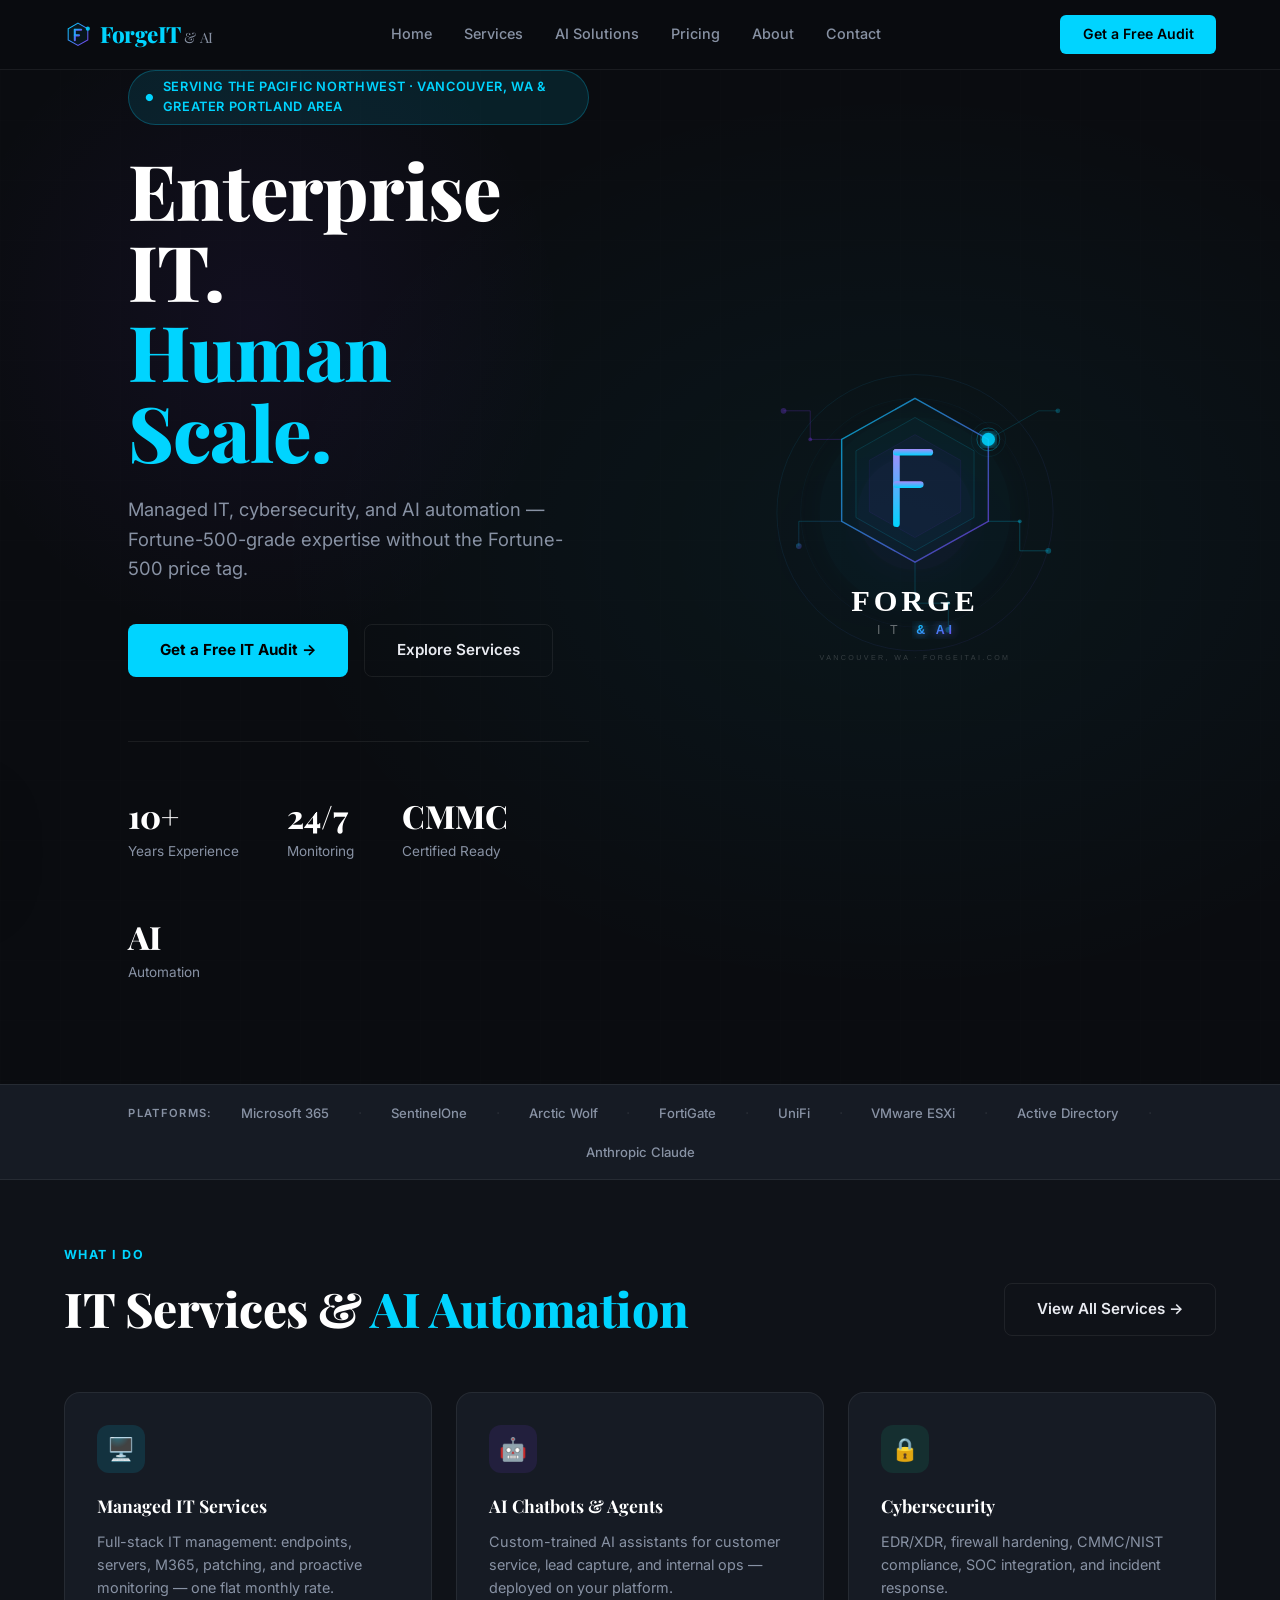
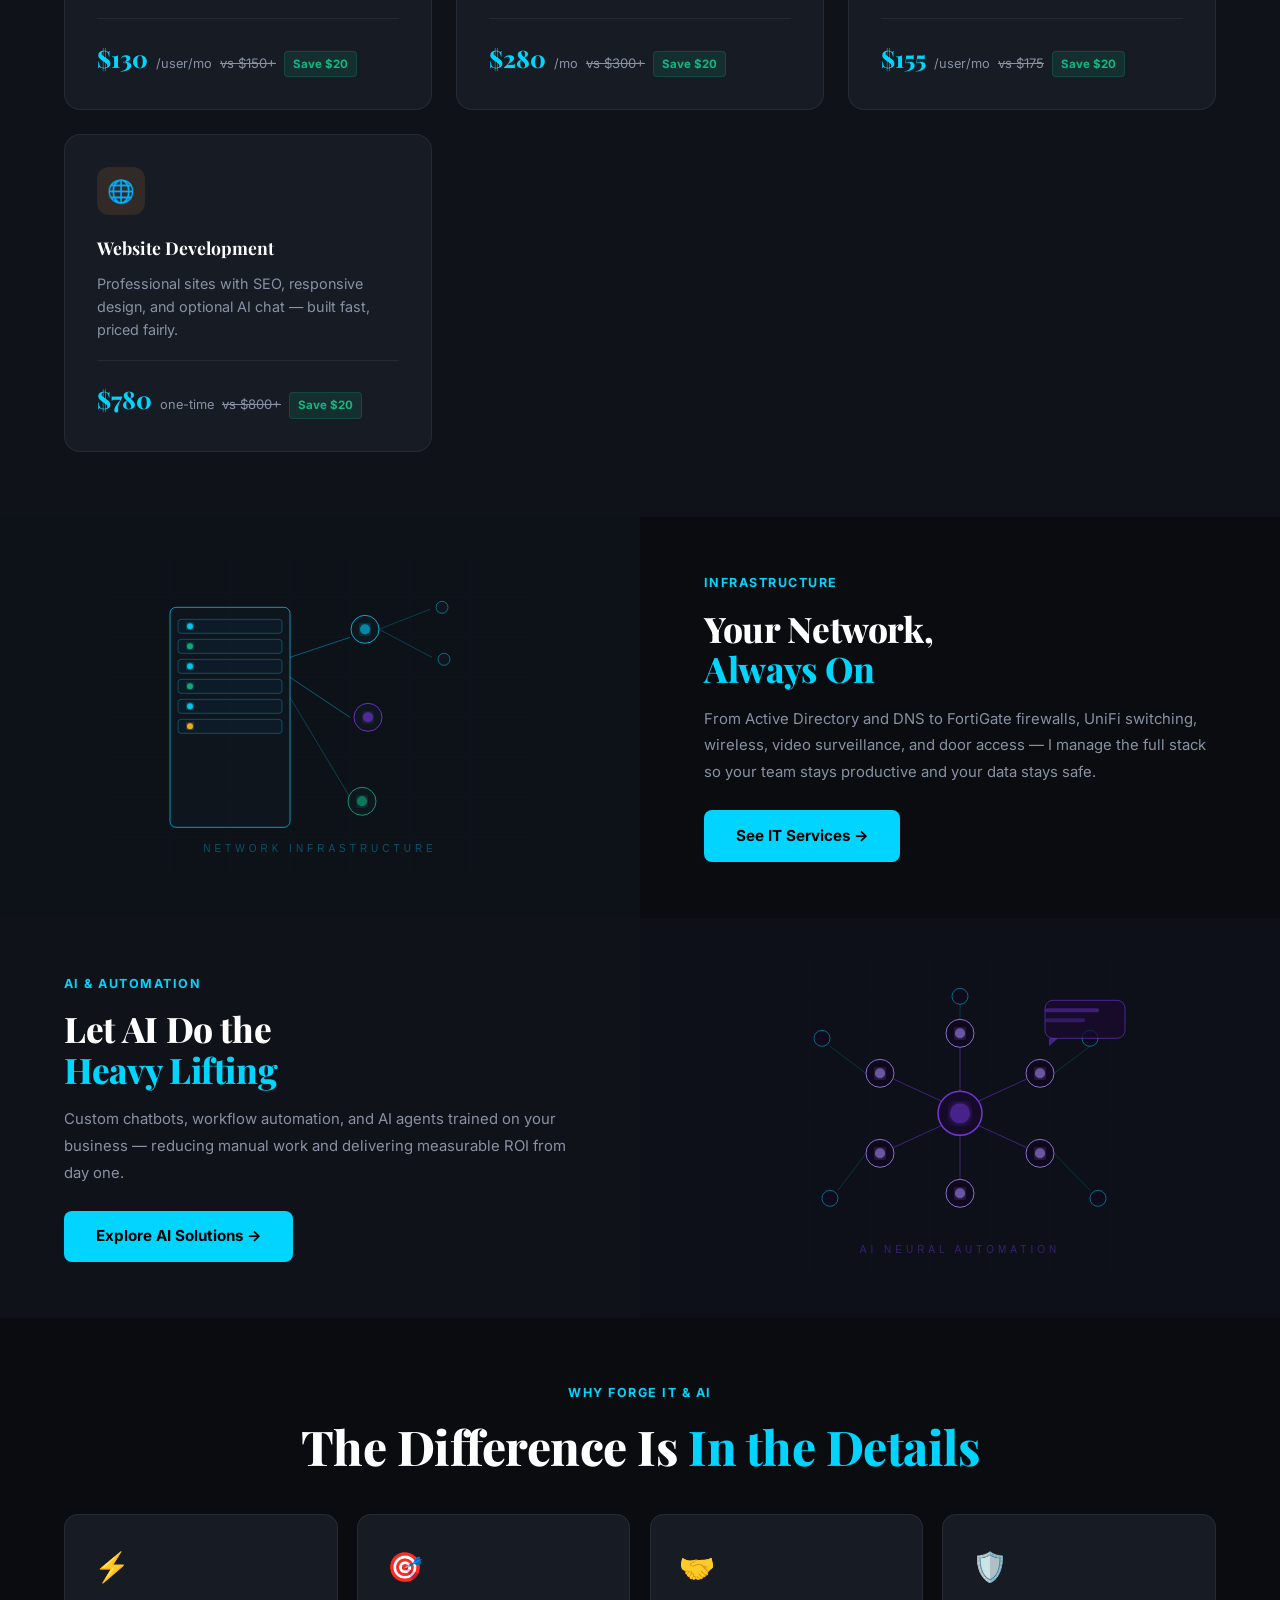
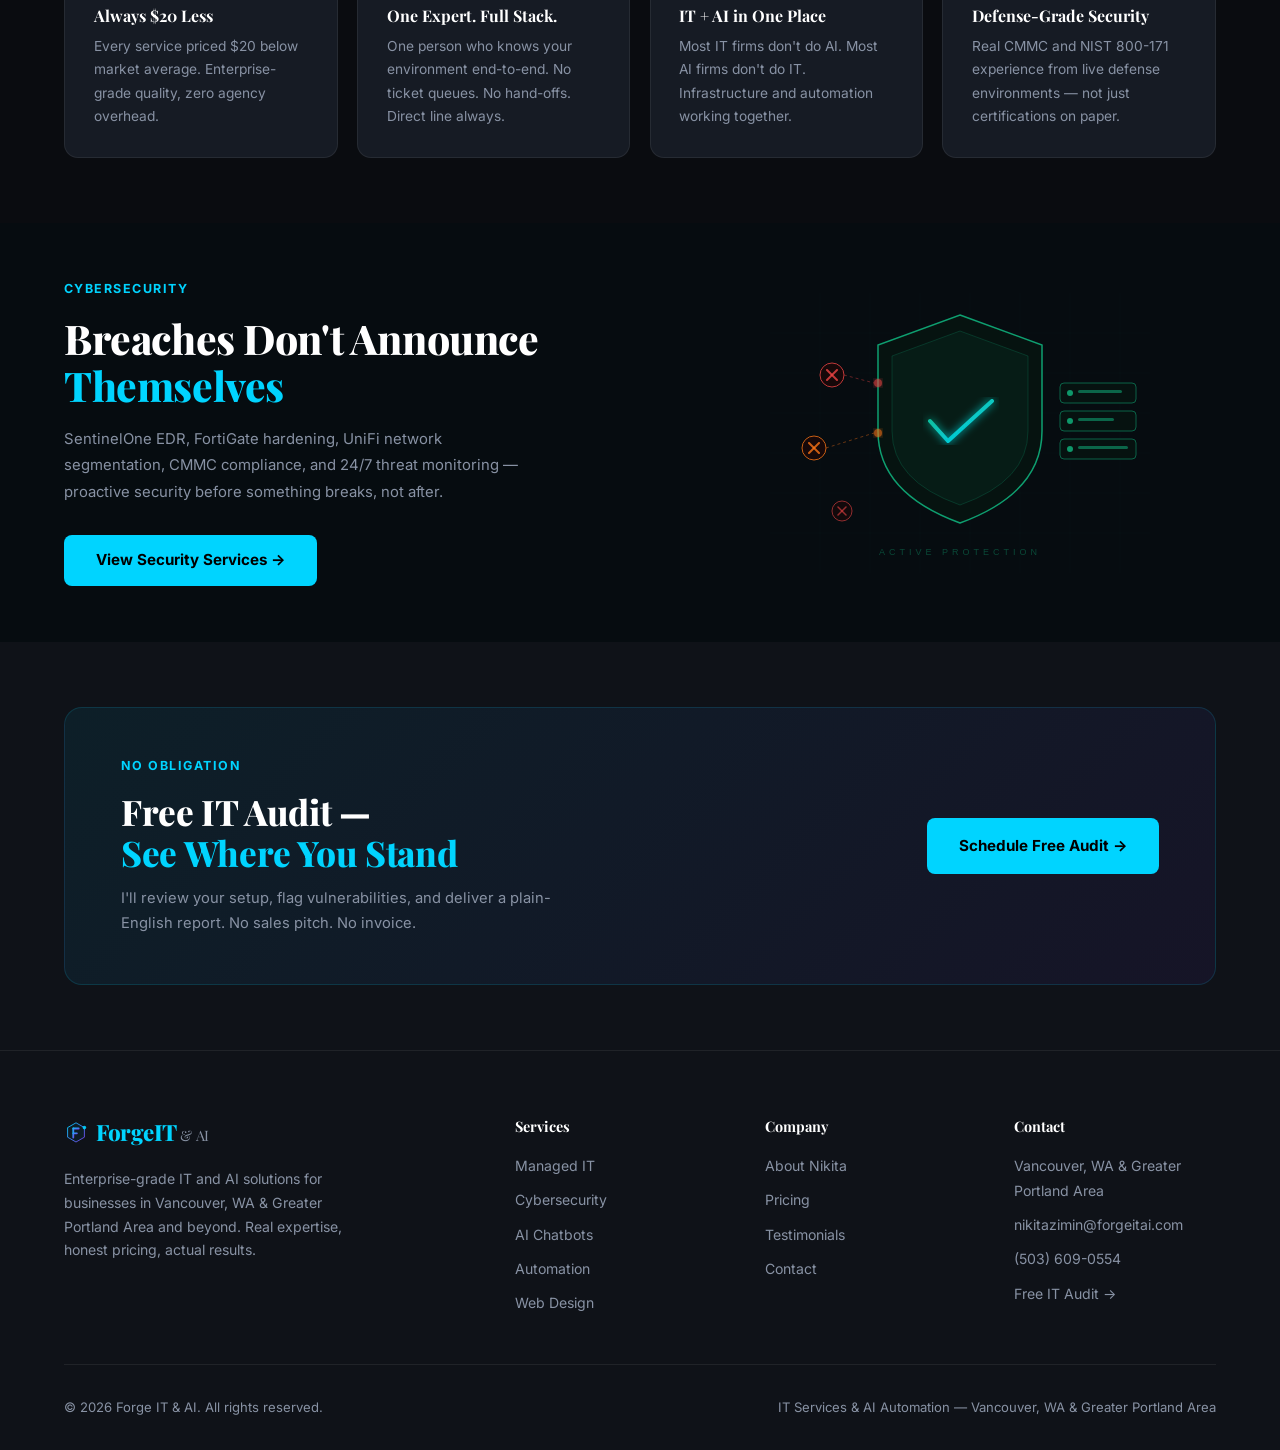
<file: index 04520206.html>
<!DOCTYPE html>
<html lang="en">
<head>
<meta charset="UTF-8">
<meta name="viewport" content="width=device-width, initial-scale=1.0">
<title>Forge IT & AI | IT & AI Services — Vancouver, WA &amp; Greater Portland Area</title>
<link href="https://fonts.googleapis.com/css2?family=Playfair+Display:wght@600;700;800&family=Inter:wght@300;400;500;600;700&display=swap" rel="stylesheet">
<style>
  :root {
    --bg: #0a0c10;
    --bg2: #0f1218;
    --bg3: #141820;
    --card: #161b24;
    --border: rgba(255,255,255,0.07);
    --accent: #00d4ff;
    --accent2: #7c3aed;
    --accent3: #10b981;
    --text: #e8eaf0;
    --muted: #8892a4;
    --white: #ffffff;
    --glow: 0 0 40px rgba(0,212,255,0.15);
  }
  *, *::before, *::after { box-sizing: border-box; margin: 0; padding: 0; }
  html { scroll-behavior: smooth; }
  body { background: var(--bg); color: var(--text); font-family: 'Inter', sans-serif; font-size: 15.5px; line-height: 1.6; overflow-x: hidden; }

  /* ── NAV ── */
  nav {
    position: fixed; top: 0; left: 0; right: 0; z-index: 1000;
    display: flex; align-items: center; justify-content: space-between;
    padding: 0 5vw; height: 70px;
    background: rgba(10,12,16,0.85); backdrop-filter: blur(16px);
    border-bottom: 1px solid var(--border);
    transition: all 0.3s;
  }
  .logo { font-family: 'Playfair Display', serif; font-weight: 800; font-size: 1.4rem; color: var(--white); text-decoration: none; letter-spacing: -0.02em; }
  .logo span { color: var(--accent); }
  .nav-links { display: flex; gap: 2rem; list-style: none; }
  .nav-links a { color: var(--muted); text-decoration: none; font-size: 0.9rem; font-weight: 500; transition: color 0.2s; }
  .nav-links a:hover { color: var(--accent); }
  .nav-cta { background: var(--accent); color: #000; padding: 0.5rem 1.4rem; border-radius: 6px; font-weight: 600; font-size: 0.88rem; text-decoration: none; transition: all 0.2s; }
  .nav-cta:hover { background: #fff; transform: translateY(-1px); }
  .hamburger { display: none; flex-direction: column; gap: 5px; cursor: pointer; }
  .hamburger span { width: 24px; height: 2px; background: var(--text); border-radius: 2px; transition: all 0.3s; }

  /* ── SECTIONS ── */
  section { padding: 100px 5vw; }
  .page { display: none; }
  .page.active { display: block; }

  /* ── HERO ── */
  #home { min-height: 100vh; display: flex; flex-direction: column; justify-content: center; padding-top: 120px; position: relative; overflow: hidden; }
  .hero-bg {
    position: absolute; inset: 0; z-index: 0;
    background: radial-gradient(ellipse 80% 60% at 60% 20%, rgba(0,212,255,0.07) 0%, transparent 70%),
                radial-gradient(ellipse 50% 40% at 10% 80%, rgba(124,58,237,0.08) 0%, transparent 60%);
  }
  .grid-overlay {
    position: absolute; inset: 0; z-index: 0;
    background-image: linear-gradient(rgba(255,255,255,0.02) 1px, transparent 1px),
                      linear-gradient(90deg, rgba(255,255,255,0.02) 1px, transparent 1px);
    background-size: 60px 60px;
  }
  .hero-content { position: relative; z-index: 1; max-width: 780px; }
  .hero-badge {
    display: inline-flex; align-items: center; gap: 8px;
    background: rgba(0,212,255,0.1); border: 1px solid rgba(0,212,255,0.25);
    color: var(--accent); padding: 6px 16px; border-radius: 100px;
    font-size: 0.8rem; font-weight: 600; letter-spacing: 0.05em;
    text-transform: uppercase; margin-bottom: 1.5rem;
    animation: fadeUp 0.6s ease both;
  }
  .hero-badge::before { content: '●'; font-size: 0.6rem; animation: pulse 2s infinite; }
  @keyframes pulse { 0%,100%{opacity:1}50%{opacity:0.3} }
  h1.hero-title {
    font-family: 'Playfair Display', serif; font-weight: 800;
    font-size: clamp(2.8rem, 6vw, 5.5rem); line-height: 1.05;
    color: var(--white); letter-spacing: -0.01em;
    animation: fadeUp 0.6s 0.1s ease both;
  }
  h1.hero-title .line2 { color: var(--accent); }
  .hero-sub {
    font-size: 1.15rem; color: var(--muted); max-width: 540px;
    margin: 1.5rem 0 2.5rem;
    animation: fadeUp 0.6s 0.2s ease both;
  }
  .hero-btns { display: flex; gap: 1rem; flex-wrap: wrap; animation: fadeUp 0.6s 0.3s ease both; }
  .btn-primary { background: var(--accent); color: #000; padding: 0.85rem 2rem; border-radius: 8px; font-weight: 700; font-size: 0.95rem; text-decoration: none; transition: all 0.25s; display: inline-flex; align-items: center; gap: 8px; }
  .btn-primary:hover { transform: translateY(-2px); box-shadow: 0 8px 30px rgba(0,212,255,0.35); }
  .btn-outline { border: 1.5px solid var(--border); color: var(--text); padding: 0.85rem 2rem; border-radius: 8px; font-weight: 600; font-size: 0.95rem; text-decoration: none; transition: all 0.25s; }
  .btn-outline:hover { border-color: var(--accent); color: var(--accent); }
  .hero-stats { display: flex; gap: 3rem; margin-top: 4rem; padding-top: 3rem; border-top: 1px solid var(--border); animation: fadeUp 0.6s 0.4s ease both; flex-wrap: wrap; }
  .stat-item h3 { font-family: 'Playfair Display', serif; font-size: 2rem; font-weight: 800; color: var(--white); }
  .stat-item p { font-size: 0.85rem; color: var(--muted); }
  .hero-visual { position: absolute; right: -5vw; top: 50%; transform: translateY(-50%); width: 420px; opacity: 0.08; pointer-events: none; }

  @keyframes fadeUp { from{opacity:0;transform:translateY(24px)} to{opacity:1;transform:translateY(0)} }
  .reveal { opacity: 0; transform: translateY(40px); transition: opacity 0.7s ease, transform 0.7s ease; }
  .reveal.visible { opacity: 1; transform: translateY(0); }

  /* ── SECTIONS COMMON ── */
  .section-label { font-size: 0.78rem; font-weight: 700; letter-spacing: 0.12em; text-transform: uppercase; color: var(--accent); margin-bottom: 1rem; }
  h2.section-title { font-family: 'Playfair Display', serif; font-weight: 800; font-size: clamp(2rem,4vw,3rem); color: var(--white); letter-spacing: -0.01em; line-height: 1.15; }
  h2.section-title span { color: var(--accent); }
  .section-sub { font-size: 1.05rem; color: var(--muted); max-width: 560px; margin-top: 1rem; }

  /* ── SERVICES ── */
  #services { background: var(--bg2); }
  .services-grid { display: grid; grid-template-columns: repeat(auto-fill, minmax(300px, 1fr)); gap: 1.5rem; margin-top: 3.5rem; }
  .service-card {
    background: var(--card); border: 1px solid var(--border); border-radius: 16px;
    padding: 2rem; position: relative; overflow: hidden;
    transition: all 0.3s; cursor: pointer;
  }
  .service-card::before {
    content: ''; position: absolute; inset: 0; opacity: 0;
    background: radial-gradient(circle at 50% 0%, rgba(0,212,255,0.08), transparent 70%);
    transition: opacity 0.3s;
  }
  .service-card:hover::before { opacity: 1; }
  .service-card:hover { border-color: rgba(0,212,255,0.3); transform: translateY(-4px); box-shadow: var(--glow); }
  .service-icon { width: 48px; height: 48px; border-radius: 12px; display: flex; align-items: center; justify-content: center; margin-bottom: 1.2rem; font-size: 1.4rem; }
  .icon-blue { background: rgba(0,212,255,0.12); }
  .icon-purple { background: rgba(124,58,237,0.12); }
  .icon-green { background: rgba(16,185,129,0.12); }
  .icon-orange { background: rgba(251,146,60,0.12); }
  .service-card h3 { font-family: 'Playfair Display', serif; font-weight: 700; font-size: 1.1rem; color: var(--white); margin-bottom: 0.6rem; }
  .service-card p { font-size: 0.9rem; color: var(--muted); line-height: 1.6; }
  .service-price { margin-top: 1.2rem; padding-top: 1.2rem; border-top: 1px solid var(--border); display: flex; align-items: baseline; gap: 8px; }
  .price-amount { font-family: 'Playfair Display', serif; font-weight: 800; font-size: 1.5rem; color: var(--accent); }
  .price-period { font-size: 0.8rem; color: var(--muted); }
  .price-old { font-size: 0.82rem; color: var(--muted); text-decoration: line-through; }
  .badge-save { background: rgba(16,185,129,0.12); color: var(--accent3); font-size: 0.72rem; font-weight: 700; padding: 3px 8px; border-radius: 4px; border: 1px solid rgba(16,185,129,0.2); }

  /* ── AI SECTION ── */
  #ai { background: var(--bg3); }
  .ai-grid { display: grid; grid-template-columns: 1fr 1fr; gap: 3rem; align-items: center; margin-top: 3rem; }
  .ai-features { display: flex; flex-direction: column; gap: 1.5rem; }
  .ai-feature { display: flex; gap: 1rem; align-items: flex-start; padding: 1.2rem; background: var(--card); border: 1px solid var(--border); border-radius: 12px; transition: all 0.3s; }
  .ai-feature:hover { border-color: rgba(124,58,237,0.4); transform: translateX(6px); }
  .ai-feature-icon { width: 40px; height: 40px; border-radius: 10px; background: rgba(124,58,237,0.12); display: flex; align-items: center; justify-content: center; flex-shrink: 0; font-size: 1.1rem; }
  .ai-feature-text h4 { font-family: 'Playfair Display', serif; font-weight: 700; color: var(--white); margin-bottom: 4px; font-size: 0.95rem; }
  .ai-feature-text p { font-size: 0.85rem; color: var(--muted); }
  .ai-visual-box {
    background: var(--card); border: 1px solid var(--border); border-radius: 20px;
    padding: 2rem; position: relative; overflow: hidden;
    min-height: 400px; display: flex; flex-direction: column; justify-content: space-between;
  }
  .ai-visual-box::after {
    content: ''; position: absolute; bottom: -60px; right: -60px;
    width: 200px; height: 200px; border-radius: 50%;
    background: radial-gradient(circle, rgba(124,58,237,0.3), transparent);
    pointer-events: none;
  }
  .chat-demo { display: flex; flex-direction: column; gap: 1rem; }
  .chat-msg { max-width: 80%; padding: 0.8rem 1rem; border-radius: 12px; font-size: 0.88rem; line-height: 1.5; }
  .chat-msg.user { background: rgba(0,212,255,0.12); border: 1px solid rgba(0,212,255,0.2); align-self: flex-end; color: var(--text); border-bottom-right-radius: 4px; }
  .chat-msg.bot { background: var(--bg3); border: 1px solid var(--border); align-self: flex-start; color: var(--text); border-bottom-left-radius: 4px; }
  .chat-msg.bot .bot-name { font-size: 0.72rem; color: var(--accent); font-weight: 700; margin-bottom: 4px; }
  .typing { display: flex; gap: 4px; align-items: center; padding: 0.8rem 1rem; background: var(--bg3); border: 1px solid var(--border); border-radius: 12px; border-bottom-left-radius: 4px; width: fit-content; }
  .dot { width: 7px; height: 7px; border-radius: 50%; background: var(--muted); animation: blink 1.4s infinite; }
  .dot:nth-child(2) { animation-delay: 0.2s; }
  .dot:nth-child(3) { animation-delay: 0.4s; }
  @keyframes blink { 0%,80%,100%{opacity:0.3}40%{opacity:1} }

  /* ── ABOUT ── */
  #about { background: var(--bg2); }
  .about-grid { display: grid; grid-template-columns: 1fr 1.2fr; gap: 4rem; align-items: center; margin-top: 3rem; }
  .about-photo-wrap { position: relative; }
  .about-photo {
    width: 100%; aspect-ratio: 4/5; background: var(--card);
    border-radius: 20px; border: 1px solid var(--border);
    overflow: hidden; position: relative; display: flex; align-items: center; justify-content: center;
  }
  .about-photo-placeholder { 
    width: 100%; height: 100%; 
    background: linear-gradient(135deg, rgba(0,212,255,0.05) 0%, rgba(124,58,237,0.08) 100%);
    display: flex; flex-direction: column; align-items: center; justify-content: center;
    gap: 1rem;
  }
  .avatar-circle { width: 120px; height: 120px; border-radius: 50%; background: linear-gradient(135deg, var(--accent), var(--accent2)); display: flex; align-items: center; justify-content: center; font-family: 'Playfair Display', serif; font-weight: 800; font-size: 2.5rem; color: #000; }
  .about-name-tag { text-align: center; }
  .about-name-tag h4 { font-family: 'Playfair Display', serif; color: var(--white); font-weight: 700; }
  .about-name-tag span { font-size: 0.85rem; color: var(--muted); }
  .badge-float {
    position: absolute; background: var(--card); border: 1px solid var(--border);
    border-radius: 10px; padding: 0.6rem 1rem; display: flex; align-items: center; gap: 8px;
    font-size: 0.82rem; white-space: nowrap;
  }
  .badge-float.b1 { bottom: -20px; left: -20px; }
  .badge-float.b2 { top: 20px; right: -20px; }
  .badge-float .dot-green { width: 8px; height: 8px; border-radius: 50%; background: var(--accent3); }
  .skills-cloud { display: flex; flex-wrap: wrap; gap: 0.5rem; margin-top: 1.5rem; }
  .skill-tag { background: var(--card); border: 1px solid var(--border); padding: 5px 12px; border-radius: 100px; font-size: 0.8rem; color: var(--muted); transition: all 0.2s; }
  .skill-tag:hover { border-color: var(--accent); color: var(--accent); }
  .about-certs { margin-top: 2rem; display: flex; gap: 1rem; flex-wrap: wrap; }
  .cert-badge { background: var(--card); border: 1px solid var(--border); padding: 0.6rem 1rem; border-radius: 8px; font-size: 0.8rem; color: var(--text); display: flex; align-items: center; gap: 6px; }
  .cert-icon { font-size: 1rem; }

  /* ── PRICING ── */
  #pricing { background: var(--bg); }
  .pricing-toggle { display: flex; align-items: center; gap: 1rem; margin: 2rem 0 3rem; }
  .toggle-label { font-size: 0.9rem; color: var(--muted); }
  .toggle-label.active { color: var(--white); font-weight: 600; }
  .toggle { width: 48px; height: 26px; background: var(--card); border: 1px solid var(--border); border-radius: 100px; position: relative; cursor: pointer; transition: background 0.3s; }
  .toggle.on { background: var(--accent); }
  .toggle-knob { width: 20px; height: 20px; background: #fff; border-radius: 50%; position: absolute; top: 2px; left: 3px; transition: left 0.3s; }
  .toggle.on .toggle-knob { left: 25px; }
  .pricing-grid { display: grid; grid-template-columns: repeat(3, 1fr); gap: 1.5rem; }
  .pricing-card {
    background: var(--card); border: 1px solid var(--border); border-radius: 20px;
    padding: 2.5rem 2rem; position: relative; transition: all 0.3s;
  }
  .pricing-card.featured {
    border-color: rgba(0,212,255,0.4);
    background: linear-gradient(135deg, rgba(0,212,255,0.04), var(--card));
  }
  .pricing-card:hover { transform: translateY(-6px); box-shadow: var(--glow); }
  .popular-tag { position: absolute; top: -12px; left: 50%; transform: translateX(-50%); background: var(--accent); color: #000; font-size: 0.72rem; font-weight: 700; padding: 4px 14px; border-radius: 100px; white-space: nowrap; }
  .pricing-card h3 { font-family: 'Playfair Display', serif; font-weight: 700; color: var(--white); margin-bottom: 0.4rem; }
  .pricing-card .desc { font-size: 0.87rem; color: var(--muted); margin-bottom: 1.5rem; }
  .price-display { display: flex; align-items: baseline; gap: 4px; margin-bottom: 1.5rem; }
  .price-display .dollar { font-size: 1.2rem; color: var(--accent); font-weight: 700; margin-top: 6px; }
  .price-display .num { font-family: 'Playfair Display', serif; font-size: 3rem; font-weight: 800; color: var(--white); line-height: 1; }
  .price-display .period { font-size: 0.85rem; color: var(--muted); }
  .pricing-features { list-style: none; display: flex; flex-direction: column; gap: 0.7rem; margin-bottom: 2rem; }
  .pricing-features li { display: flex; align-items: flex-start; gap: 8px; font-size: 0.88rem; color: var(--muted); }
  .pricing-features li .check { color: var(--accent3); flex-shrink: 0; }
  .pricing-features li .x { color: #ef4444; flex-shrink: 0; }
  .btn-plan { display: block; text-align: center; padding: 0.85rem; border-radius: 8px; font-weight: 700; font-size: 0.9rem; text-decoration: none; transition: all 0.25s; }
  .btn-plan.primary { background: var(--accent); color: #000; }
  .btn-plan.primary:hover { box-shadow: 0 6px 24px rgba(0,212,255,0.35); transform: translateY(-2px); }
  .btn-plan.outline { border: 1.5px solid var(--border); color: var(--text); }
  .btn-plan.outline:hover { border-color: var(--accent); color: var(--accent); }

  /* ── PROCESS ── */
  #process { background: var(--bg2); }
  .process-steps { display: grid; grid-template-columns: repeat(4, 1fr); gap: 1px; margin-top: 3.5rem; position: relative; }
  .process-steps::before { content: ''; position: absolute; top: 40px; left: 10%; right: 10%; height: 1px; background: linear-gradient(90deg, transparent, var(--border), var(--border), transparent); }
  .step-card { padding: 2rem 1.5rem; text-align: center; position: relative; }
  .step-num { width: 64px; height: 64px; border-radius: 50%; border: 1px solid var(--border); background: var(--card); display: flex; align-items: center; justify-content: center; margin: 0 auto 1.2rem; font-family: 'Playfair Display', serif; font-weight: 800; font-size: 1.2rem; color: var(--accent); position: relative; z-index: 1; }
  .step-card h4 { font-family: 'Playfair Display', serif; font-weight: 700; color: var(--white); margin-bottom: 0.5rem; }
  .step-card p { font-size: 0.85rem; color: var(--muted); }

  /* ── TESTIMONIALS ── */
  #testimonials { background: var(--bg3); }
  .testi-grid { display: grid; grid-template-columns: repeat(3, 1fr); gap: 1.5rem; margin-top: 3rem; }
  .testi-card { background: var(--card); border: 1px solid var(--border); border-radius: 16px; padding: 1.8rem; position: relative; }
  .testi-card::before { content: '"'; font-family: 'Playfair Display', serif; font-size: 5rem; color: rgba(0,212,255,0.08); position: absolute; top: 0; left: 1.5rem; line-height: 1; }
  .stars { color: #fbbf24; font-size: 0.9rem; margin-bottom: 1rem; }
  .testi-card p { font-size: 0.9rem; color: var(--muted); line-height: 1.7; margin-bottom: 1.5rem; font-style: italic; }
  .testi-author { display: flex; align-items: center; gap: 12px; }
  .author-avatar { width: 40px; height: 40px; border-radius: 50%; display: flex; align-items: center; justify-content: center; font-weight: 700; font-size: 0.85rem; }
  .av1 { background: rgba(0,212,255,0.15); color: var(--accent); }
  .av2 { background: rgba(124,58,237,0.15); color: #a78bfa; }
  .av3 { background: rgba(16,185,129,0.15); color: var(--accent3); }
  .author-info span { display: block; }
  .author-name { font-weight: 600; color: var(--white); font-size: 0.9rem; }
  .author-title { font-size: 0.78rem; color: var(--muted); }

  /* ── CONTACT ── */
  #contact { background: var(--bg); }
  .contact-grid { display: grid; grid-template-columns: 1fr 1fr; gap: 4rem; margin-top: 3rem; }
  .contact-info { display: flex; flex-direction: column; gap: 1.5rem; }
  .contact-item { display: flex; gap: 1rem; align-items: flex-start; }
  .contact-icon { width: 44px; height: 44px; border-radius: 10px; background: var(--card); border: 1px solid var(--border); display: flex; align-items: center; justify-content: center; font-size: 1.1rem; flex-shrink: 0; }
  .contact-item h4 { font-weight: 600; color: var(--white); font-size: 0.9rem; margin-bottom: 2px; }
  .contact-item p { font-size: 0.88rem; color: var(--muted); }
  .contact-form { display: flex; flex-direction: column; gap: 1rem; }
  .form-row { display: grid; grid-template-columns: 1fr 1fr; gap: 1rem; }
  .form-group { display: flex; flex-direction: column; gap: 6px; }
  .form-group label { font-size: 0.82rem; color: var(--muted); font-weight: 500; }
  .form-group input, .form-group textarea, .form-group select {
    background: var(--card); border: 1px solid var(--border); border-radius: 8px;
    padding: 0.75rem 1rem; color: var(--text); font-family: 'Inter', sans-serif; font-size: 0.9rem;
    transition: border-color 0.2s; outline: none; resize: vertical;
  }
  .form-group input:focus, .form-group textarea:focus, .form-group select:focus { border-color: var(--accent); }
  .form-group textarea { min-height: 120px; }
  .form-group select option { background: var(--bg2); }
  .submit-btn {
    background: var(--accent); color: #000; border: none; padding: 0.9rem; border-radius: 8px;
    font-weight: 700; font-size: 0.95rem; cursor: pointer; transition: all 0.25s;
    font-family: 'Inter', sans-serif;
  }
  .submit-btn:hover { box-shadow: 0 6px 24px rgba(0,212,255,0.35); transform: translateY(-2px); }

  /* ── FOOTER ── */
  footer {
    background: var(--bg2); border-top: 1px solid var(--border);
    padding: 4rem 5vw 2rem;
  }
  .footer-grid { display: grid; grid-template-columns: 2fr 1fr 1fr 1fr; gap: 3rem; margin-bottom: 3rem; }
  .footer-brand p { font-size: 0.88rem; color: var(--muted); margin-top: 1rem; max-width: 280px; line-height: 1.7; }
  .footer-col h5 { font-family: 'Playfair Display', serif; font-weight: 700; color: var(--white); margin-bottom: 1rem; font-size: 0.9rem; }
  .footer-col ul { list-style: none; display: flex; flex-direction: column; gap: 0.6rem; }
  .footer-col ul a { color: var(--muted); text-decoration: none; font-size: 0.88rem; transition: color 0.2s; }
  .footer-col ul a:hover { color: var(--accent); }
  .footer-bottom { padding-top: 2rem; border-top: 1px solid var(--border); display: flex; justify-content: space-between; align-items: center; flex-wrap: wrap; gap: 1rem; }
  .footer-bottom p { font-size: 0.82rem; color: var(--muted); }

  /* ── SCROLL ANIMATION ── */
  .reveal { opacity: 0; transform: translateY(30px); transition: opacity 0.6s ease, transform 0.6s ease; }
  .reveal.visible { opacity: 1; transform: translateY(0); }
  .reveal-left { opacity: 0; transform: translateX(-30px); transition: opacity 0.7s ease, transform 0.7s ease; }
  .reveal-left.visible { opacity: 1; transform: translateX(0); }
  .reveal-right { opacity: 0; transform: translateX(30px); transition: opacity 0.7s ease, transform 0.7s ease; }
  .reveal-right.visible { opacity: 1; transform: translateX(0); }

  /* ── MOBILE ── */
  @media (max-width: 900px) {
    .nav-links, .nav-cta { display: none; }
    .hamburger { display: flex; }
    .pricing-grid { grid-template-columns: 1fr; max-width: 400px; margin: 0 auto; }
    .process-steps { grid-template-columns: repeat(2, 1fr); }
    .testi-grid { grid-template-columns: 1fr; }
    .ai-grid, .about-grid, .contact-grid { grid-template-columns: 1fr; }
    .about-photo-wrap { max-width: 320px; margin: 0 auto; }
    .footer-grid { grid-template-columns: 1fr 1fr; }
    .form-row { grid-template-columns: 1fr; }
    .hero-stats { gap: 2rem; }
    .process-steps::before { display: none; }
  }
  @media (max-width: 600px) {
    section { padding: 70px 5vw; }
    .services-grid { grid-template-columns: 1fr; }
    .footer-grid { grid-template-columns: 1fr; }
    .process-steps { grid-template-columns: 1fr; }
  }

  /* ── MOBILE MENU ── */
  .mobile-menu {
    display: none; position: fixed; inset: 70px 0 0; z-index: 999;
    background: rgba(10,12,16,0.97); backdrop-filter: blur(20px);
    padding: 2rem 5vw; flex-direction: column; gap: 1.5rem;
  }
  .mobile-menu.open { display: flex; }
  .mobile-menu a { color: var(--text); text-decoration: none; font-size: 1.2rem; font-weight: 500; padding: 0.5rem 0; border-bottom: 1px solid var(--border); }

  /* Floating elements animation */
  @keyframes floatY { 0%,100%{transform:translateY(0)} 50%{transform:translateY(-12px)} }
  .float { animation: floatY 4s ease-in-out infinite; }
  .float2 { animation: floatY 5s 1s ease-in-out infinite; }

  /* ── CIRCUIT LINES ── */
  .circuit { position: absolute; pointer-events: none; opacity: 0.04; }

  /* notification popup */
  .notif-popup {
    position: fixed; bottom: 30px; left: 30px; z-index: 9999;
    background: var(--card); border: 1px solid var(--border); border-radius: 14px;
    padding: 1rem 1.2rem; display: flex; align-items: center; gap: 12px;
    max-width: 280px; transform: translateX(-120%); transition: transform 0.5s ease;
    box-shadow: 0 20px 60px rgba(0,0,0,0.4);
  }
  .notif-popup.show { transform: translateX(0); }
  .notif-av { width: 36px; height: 36px; border-radius: 50%; background: rgba(16,185,129,0.15); display: flex; align-items: center; justify-content: center; font-size: 1rem; flex-shrink: 0; }
  .notif-text span { display: block; }
  .notif-title { font-weight: 600; color: var(--white); font-size: 0.85rem; }
  .notif-sub { font-size: 0.75rem; color: var(--muted); }
  .notif-dot { width: 8px; height: 8px; border-radius: 50%; background: var(--accent3); position: absolute; top: 12px; right: 12px; }
</style>
</head>
<body>

<!-- NAV -->
<nav id="navbar">
  <a href="#home" class="logo" data-nav="home" style="display:flex;align-items:center;gap:8px;text-decoration:none;">
    <svg viewBox="0 0 40 40" width="28" height="28" xmlns="http://www.w3.org/2000/svg" style="flex-shrink:0;">
      <defs>
        <linearGradient id="ncg" x1="0" y1="0" x2="1" y2="1"><stop offset="0%" stop-color="#00d4ff"/><stop offset="100%" stop-color="#7c3aed"/></linearGradient>
      </defs>
      <polygon points="20,3 34,11 34,27 20,35 6,27 6,11" fill="rgba(0,212,255,0.06)" stroke="url(#ncg)" stroke-width="1.5"/>
      <rect x="14" y="11" width="3" height="18" rx="1.5" fill="url(#ncg)"/>
      <rect x="14" y="11" width="12" height="3" rx="1.5" fill="url(#ncg)"/>
      <rect x="14" y="19" width="9" height="3" rx="1.5" fill="url(#ncg)"/>
      <circle cx="34" cy="11" r="3" fill="#00d4ff" opacity="0.9"/>
    </svg>
    <span>Forge<span style="color:var(--accent)">IT</span> <span style="color:var(--muted);font-weight:400;font-size:0.9rem;">&amp; AI</span></span>
  </a>
  <ul class="nav-links">
    <li><a href="#" data-nav="home">Home</a></li>
    <li><a href="#" data-nav="services">Services</a></li>
    <li><a href="#" data-nav="ai">AI Solutions</a></li>
    <li><a href="#" data-nav="pricing">Pricing</a></li>
    <li><a href="#" data-nav="about">About</a></li>
    <li><a href="#" data-nav="contact">Contact</a></li>
  </ul>
  <a href="#" class="nav-cta" data-nav="contact">Get a Free Audit</a>
  <div class="hamburger" id="hamburgerBtn">
    <span></span><span></span><span></span>
  </div>
</nav>

<!-- MOBILE MENU -->
<div class="mobile-menu" id="mobileMenu">
  <a href="#" data-nav="home" data-mobile="1">🏠 Home</a>
  <a href="#" data-nav="services" data-mobile="1">⚙️ Services</a>
  <a href="#" data-nav="ai" data-mobile="1">🤖 AI Solutions</a>
  <a href="#" data-nav="pricing" data-mobile="1">💰 Pricing</a>
  <a href="#" data-nav="about" data-mobile="1">👤 About</a>
  <a href="#" data-nav="contact" data-mobile="1">📬 Contact</a>
</div>

<!-- ═══════════════ HOME PAGE ═══════════════ -->
<div id="page-home" class="page active">

  <!-- HERO -->
  <section id="home" style="min-height:100vh;display:grid;grid-template-columns:1fr 1fr;align-items:center;padding-top:70px;position:relative;overflow:hidden;gap:0;">

    <!-- BG effects -->
    <div class="grid-overlay" style="position:absolute;inset:0;z-index:0;opacity:0.3;"></div>
    <div style="position:absolute;inset:0;z-index:0;background:radial-gradient(ellipse 70% 60% at 70% 50%,rgba(0,212,255,0.05) 0%,transparent 70%),radial-gradient(ellipse 40% 50% at 20% 30%,rgba(124,58,237,0.07) 0%,transparent 60%);pointer-events:none;"></div>

    <!-- LEFT: text content -->
    <div style="position:relative;z-index:1;padding:0 4vw 0 5vw;">
      <div class="hero-badge" style="animation:fadeUp 0.5s ease both;">Serving the Pacific Northwest · Vancouver, WA &amp; Greater Portland Area</div>
      <h1 class="hero-title" style="animation:fadeUp 0.5s 0.1s ease both;">Enterprise IT.<br><span class="line2">Human Scale.</span></h1>
      <p class="hero-sub" style="animation:fadeUp 0.5s 0.2s ease both;">Managed IT, cybersecurity, and AI automation — Fortune-500-grade expertise without the Fortune-500 price tag.</p>
      <div class="hero-btns" style="animation:fadeUp 0.5s 0.3s ease both;">
        <a href="#" class="btn-primary" data-nav="contact">Get a Free IT Audit →</a>
        <a href="#" class="btn-outline" data-nav="services">Explore Services</a>
      </div>
      <div class="hero-stats" style="animation:fadeUp 0.5s 0.4s ease both;">
        <div class="stat-item"><h3>10+</h3><p>Years Experience</p></div>
        <div class="stat-item"><h3>24/7</h3><p>Monitoring</p></div>
        <div class="stat-item"><h3>CMMC</h3><p>Certified Ready</p></div>
        <div class="stat-item"><h3>AI</h3><p>Automation</p></div>
      </div>
    </div>

    <!-- RIGHT: animated logo mark -->
    <div style="position:relative;z-index:1;display:flex;align-items:center;justify-content:center;padding:0 4vw 0 2vw;animation:fadeUp 0.7s 0.3s ease both;">
      <svg viewBox="0 0 420 420" style="width:min(400px,90%);height:auto;" xmlns="http://www.w3.org/2000/svg">
        <defs>
          <linearGradient id="hcg" x1="0" y1="0" x2="1" y2="1">
            <stop offset="0%" stop-color="#00d4ff"/>
            <stop offset="100%" stop-color="#7c3aed"/>
          </linearGradient>
          <linearGradient id="hcg2" x1="0" y1="1" x2="0" y2="0">
            <stop offset="0%" stop-color="#00d4ff"/>
            <stop offset="100%" stop-color="#a78bfa"/>
          </linearGradient>
          <filter id="hgf">
            <feGaussianBlur stdDeviation="5" result="b"/>
            <feMerge><feMergeNode in="b"/><feMergeNode in="SourceGraphic"/></feMerge>
          </filter>
          <filter id="hgf2">
            <feGaussianBlur stdDeviation="18" result="b"/>
            <feMerge><feMergeNode in="b"/><feMergeNode in="SourceGraphic"/></feMerge>
          </filter>
        </defs>

        <!-- outer glow ring -->
        <circle cx="210" cy="195" r="145" fill="none" stroke="url(#hcg)" stroke-width="0.6" opacity="0.15"/>
        <circle cx="210" cy="195" r="120" fill="none" stroke="url(#hcg)" stroke-width="0.4" opacity="0.1"/>

        <!-- ambient glow -->
        <ellipse cx="210" cy="195" rx="100" ry="100" fill="#00d4ff" opacity="0.025" filter="url(#hgf2)"/>
        <ellipse cx="210" cy="195" rx="60" ry="60" fill="#7c3aed" opacity="0.04" filter="url(#hgf2)"/>

        <!-- main hexagon -->
        <polygon points="210,75 287,118 287,204 210,247 133,204 133,118"
          fill="rgba(0,212,255,0.03)" stroke="url(#hcg)" stroke-width="1.5" opacity="0.7"/>
        <!-- inner hex -->
        <polygon points="210,95 272,130 272,200 210,235 148,200 148,130"
          fill="rgba(0,212,255,0.02)" stroke="rgba(0,212,255,0.2)" stroke-width="0.8"/>
        <!-- inner hex 2 -->
        <polygon points="210,113 258,140 258,194 210,221 162,194 162,140"
          fill="rgba(124,58,237,0.04)" stroke="rgba(124,58,237,0.15)" stroke-width="0.6"/>

        <!-- F letterform — large, centered in hex -->
        <rect x="187" y="128" width="7" height="82" rx="3.5" fill="url(#hcg2)"/>
        <rect x="187" y="128" width="42" height="7" rx="3.5" fill="url(#hcg2)"/>
        <rect x="187" y="162" width="32" height="7" rx="3.5" fill="url(#hcg2)"/>

        <!-- spark at top-right vertex -->
        <circle cx="287" cy="118" r="7" fill="#00d4ff" filter="url(#hgf)" opacity="0.9"/>
        <circle cx="287" cy="118" r="12" fill="none" stroke="#00d4ff" stroke-width="1" opacity="0.3"/>
        <circle cx="287" cy="118" r="18" fill="none" stroke="#00d4ff" stroke-width="0.5" opacity="0.15"/>

        <!-- circuit traces from hex vertices -->
        <polyline points="287,204 320,204 320,235 350,235" fill="none" stroke="#00d4ff" stroke-width="1" opacity="0.25"/>
        <circle cx="350" cy="235" r="3" fill="#00d4ff" opacity="0.3"/>
        <polyline points="133,118 100,118 100,88 72,88" fill="none" stroke="#7c3aed" stroke-width="1" opacity="0.25"/>
        <circle cx="72" cy="88" r="3" fill="#7c3aed" opacity="0.3"/>
        <polyline points="210,247 210,290 245,290 245,318" fill="none" stroke="#00d4ff" stroke-width="1" opacity="0.2"/>
        <circle cx="245" cy="318" r="3" fill="#00d4ff" opacity="0.25"/>
        <polyline points="133,204 88,204 88,230" fill="none" stroke="url(#hcg)" stroke-width="1" opacity="0.2"/>
        <circle cx="88" cy="230" r="3" fill="url(#hcg)" opacity="0.3"/>
        <polyline points="287,118 340,88 360,88" fill="none" stroke="#00d4ff" stroke-width="0.8" opacity="0.2"/>
        <circle cx="360" cy="88" r="2.5" fill="#00d4ff" opacity="0.25"/>

        <!-- small node dots on traces -->
        <circle cx="320" cy="204" r="2" fill="#00d4ff" opacity="0.35"/>
        <circle cx="100" cy="118" r="2" fill="#7c3aed" opacity="0.35"/>
        <circle cx="245" cy="290" r="2" fill="#00d4ff" opacity="0.3"/>

        <!-- FORGE IT & AI wordmark below hex -->
        <text x="210" y="298" text-anchor="middle"
          font-family="Georgia, 'Times New Roman', serif"
          font-size="32" font-weight="700"
          letter-spacing="4"
          fill="#ffffff">FORGE</text>
        <text x="186" y="322" text-anchor="middle"
          font-family="'Helvetica Neue', Arial, sans-serif"
          font-size="13" font-weight="300" letter-spacing="10"
          fill="rgba(255,255,255,0.38)">IT</text>
        <text x="232" y="322" text-anchor="middle"
          font-family="'Helvetica Neue', Arial, sans-serif"
          font-size="13" font-weight="600" letter-spacing="4"
          fill="url(#hcg)" filter="url(#hgf)">&amp; AI</text>

        <!-- thin rule under FORGE -->
        <line x1="118" y1="274" x2="302" y2="274" stroke="url(#hcg)" stroke-width="0.7" opacity="0.4"/>

        <!-- tagline -->
        <text x="210" y="350" text-anchor="middle"
          font-family="'Helvetica Neue', Arial, sans-serif"
          font-size="7.5" letter-spacing="2.5"
          fill="rgba(255,255,255,0.18)">VANCOUVER, WA  ·  FORGEITAI.COM</text>

        <!-- animated pulse ring on spark -->
        <circle cx="287" cy="118" r="22" fill="none" stroke="#00d4ff" stroke-width="0.8" opacity="0" style="animation:heroSpark 3s ease-out infinite;">
        </circle>
      </svg>
    </div>

  </section>

  <style>
    @keyframes heroSpark {
      0%   { r:12; opacity:0.5; }
      100% { r:40; opacity:0; }
    }
    @media (max-width: 768px) {
      #home { grid-template-columns: 1fr !important; }
      #home > div:last-child { display:none; }
    }
  </style>

  <!-- TRUST BAR -->
  <div style="background:var(--card);border-top:1px solid var(--border);border-bottom:1px solid var(--border);padding:16px 5vw;">
    <div style="display:flex;flex-wrap:wrap;gap:1rem 1.8rem;justify-content:center;align-items:center;">
      <span style="font-size:0.7rem;color:var(--muted);letter-spacing:0.12em;text-transform:uppercase;font-weight:600;">Platforms:</span>
      <span style="color:var(--muted);font-size:0.82rem;font-weight:500;">Microsoft 365</span><span style="color:var(--border);">·</span>
      <span style="color:var(--muted);font-size:0.82rem;font-weight:500;">SentinelOne</span><span style="color:var(--border);">·</span>
      <span style="color:var(--muted);font-size:0.82rem;font-weight:500;">Arctic Wolf</span><span style="color:var(--border);">·</span>
      <span style="color:var(--muted);font-size:0.82rem;font-weight:500;">FortiGate</span><span style="color:var(--border);">·</span>
      <span style="color:var(--muted);font-size:0.82rem;font-weight:500;">UniFi</span><span style="color:var(--border);">·</span>
      <span style="color:var(--muted);font-size:0.82rem;font-weight:500;">VMware ESXi</span><span style="color:var(--border);">·</span>
      <span style="color:var(--muted);font-size:0.82rem;font-weight:500;">Active Directory</span><span style="color:var(--border);">·</span>
      <span style="color:var(--muted);font-size:0.82rem;font-weight:500;">Anthropic Claude</span>
    </div>
  </div>

  <!-- SERVICES GRID -->
  <section style="background:var(--bg2);padding:65px 5vw;">
    <div class="reveal" style="display:flex;justify-content:space-between;align-items:flex-end;margin-bottom:2.5rem;flex-wrap:wrap;gap:1rem;">
      <div>
        <p class="section-label">What I Do</p>
        <h2 class="section-title">IT Services &amp; <span>AI Automation</span></h2>
      </div>
      <a href="#" class="btn-outline" data-nav="services" style="white-space:nowrap;">View All Services →</a>
    </div>
    <div class="services-grid">
      <div class="service-card reveal">
        <div class="service-icon icon-blue">🖥️</div>
        <h3>Managed IT Services</h3>
        <p>Full-stack IT management: endpoints, servers, M365, patching, and proactive monitoring — one flat monthly rate.</p>
        <div class="service-price"><span class="price-amount">$130</span><span class="price-period">/user/mo</span><span class="price-old">vs $150+</span><span class="badge-save">Save $20</span></div>
      </div>
      <div class="service-card reveal">
        <div class="service-icon icon-purple">🤖</div>
        <h3>AI Chatbots &amp; Agents</h3>
        <p>Custom-trained AI assistants for customer service, lead capture, and internal ops — deployed on your platform.</p>
        <div class="service-price"><span class="price-amount">$280</span><span class="price-period">/mo</span><span class="price-old">vs $300+</span><span class="badge-save">Save $20</span></div>
      </div>
      <div class="service-card reveal">
        <div class="service-icon icon-green">🔒</div>
        <h3>Cybersecurity</h3>
        <p>EDR/XDR, firewall hardening, CMMC/NIST compliance, SOC integration, and incident response.</p>
        <div class="service-price"><span class="price-amount">$155</span><span class="price-period">/user/mo</span><span class="price-old">vs $175</span><span class="badge-save">Save $20</span></div>
      </div>
      <div class="service-card reveal">
        <div class="service-icon icon-orange">🌐</div>
        <h3>Website Development</h3>
        <p>Professional sites with SEO, responsive design, and optional AI chat — built fast, priced fairly.</p>
        <div class="service-price"><span class="price-amount">$780</span><span class="price-period">one-time</span><span class="price-old">vs $800+</span><span class="badge-save">Save $20</span></div>
      </div>
    </div>
  </section>

  <!-- SPLIT: IT Infrastructure -->
  <div style="display:grid;grid-template-columns:1fr 1fr;min-height:400px;" class="home-split">
    <div style="background:#0d1118;display:flex;align-items:center;justify-content:center;min-height:300px;position:relative;overflow:hidden;">
      <svg viewBox="0 0 420 320" style="width:90%;height:90%;max-width:420px;" xmlns="http://www.w3.org/2000/svg">
        <defs>
          <linearGradient id="itg" x1="0" y1="0" x2="1" y2="1"><stop offset="0%" stop-color="#00d4ff" stop-opacity="0.9"/><stop offset="100%" stop-color="#0066aa" stop-opacity="0.7"/></linearGradient>
          <filter id="itglow"><feGaussianBlur stdDeviation="3" result="b"/><feMerge><feMergeNode in="b"/><feMergeNode in="SourceGraphic"/></feMerge></filter>
        </defs>
        <!-- grid lines bg -->
        <g opacity="0.04" stroke="#00d4ff" stroke-width="0.5">
          <line x1="0" y1="40" x2="420" y2="40"/><line x1="0" y1="80" x2="420" y2="80"/>
          <line x1="0" y1="120" x2="420" y2="120"/><line x1="0" y1="160" x2="420" y2="160"/>
          <line x1="0" y1="200" x2="420" y2="200"/><line x1="0" y1="240" x2="420" y2="240"/>
          <line x1="0" y1="280" x2="420" y2="280"/>
          <line x1="60" y1="0" x2="60" y2="320"/><line x1="120" y1="0" x2="120" y2="320"/>
          <line x1="180" y1="0" x2="180" y2="320"/><line x1="240" y1="0" x2="240" y2="320"/>
          <line x1="300" y1="0" x2="300" y2="320"/><line x1="360" y1="0" x2="360" y2="320"/>
        </g>
        <!-- Server rack -->
        <rect x="60" y="50" width="120" height="220" rx="6" fill="#0f1820" stroke="#00d4ff" stroke-width="1" opacity="0.7"/>
        <rect x="68" y="62" width="104" height="14" rx="3" fill="#0d2030" stroke="#00d4ff" stroke-width="0.5" opacity="0.6"/>
        <rect x="68" y="82" width="104" height="14" rx="3" fill="#0d2030" stroke="#00d4ff" stroke-width="0.5" opacity="0.6"/>
        <rect x="68" y="102" width="104" height="14" rx="3" fill="#0d2030" stroke="#00d4ff" stroke-width="0.5" opacity="0.6"/>
        <rect x="68" y="122" width="104" height="14" rx="3" fill="#0d2030" stroke="#00d4ff" stroke-width="0.5" opacity="0.6"/>
        <rect x="68" y="142" width="104" height="14" rx="3" fill="#0d2030" stroke="#00d4ff" stroke-width="0.5" opacity="0.6"/>
        <rect x="68" y="162" width="104" height="14" rx="3" fill="#0d2030" stroke="#00d4ff" stroke-width="0.5" opacity="0.6"/>
        <!-- LED status lights -->
        <circle cx="80" cy="69" r="3" fill="#00d4ff" filter="url(#itglow)" opacity="0.9"/>
        <circle cx="80" cy="89" r="3" fill="#10b981" filter="url(#itglow)" opacity="0.9"/>
        <circle cx="80" cy="109" r="3" fill="#00d4ff" filter="url(#itglow)" opacity="0.9"/>
        <circle cx="80" cy="129" r="3" fill="#10b981" filter="url(#itglow)" opacity="0.9"/>
        <circle cx="80" cy="149" r="3" fill="#00d4ff" filter="url(#itglow)" opacity="0.9"/>
        <circle cx="80" cy="169" r="3" fill="#fbbf24" filter="url(#itglow)" opacity="0.9"/>
        <!-- Network lines from server -->
        <line x1="180" y1="100" x2="240" y2="80" stroke="#00d4ff" stroke-width="1" opacity="0.4"/>
        <line x1="180" y1="120" x2="240" y2="160" stroke="#00d4ff" stroke-width="1" opacity="0.4"/>
        <line x1="180" y1="140" x2="240" y2="240" stroke="#00d4ff" stroke-width="0.8" opacity="0.3"/>
        <!-- Node circles -->
        <circle cx="255" cy="72" r="14" fill="#0f1820" stroke="#00d4ff" stroke-width="1" opacity="0.8"/>
        <circle cx="255" cy="72" r="5" fill="#00d4ff" opacity="0.6" filter="url(#itglow)"/>
        <circle cx="258" cy="160" r="14" fill="#0f1820" stroke="#7c3aed" stroke-width="1" opacity="0.8"/>
        <circle cx="258" cy="160" r="5" fill="#7c3aed" opacity="0.6" filter="url(#itglow)"/>
        <circle cx="252" cy="244" r="14" fill="#0f1820" stroke="#10b981" stroke-width="1" opacity="0.8"/>
        <circle cx="252" cy="244" r="5" fill="#10b981" opacity="0.6" filter="url(#itglow)"/>
        <!-- Secondary lines -->
        <line x1="269" y1="72" x2="320" y2="52" stroke="#00d4ff" stroke-width="0.8" opacity="0.3"/>
        <line x1="269" y1="72" x2="322" y2="100" stroke="#00d4ff" stroke-width="0.8" opacity="0.3"/>
        <circle cx="332" cy="50" r="6" fill="#0f1820" stroke="#00d4ff" stroke-width="0.8" opacity="0.6"/>
        <circle cx="334" cy="102" r="6" fill="#0f1820" stroke="#00d4ff" stroke-width="0.8" opacity="0.6"/>
        <!-- Label -->
        <text x="210" y="295" text-anchor="middle" font-family="'Helvetica Neue',Arial,sans-serif" font-size="10" letter-spacing="4" fill="rgba(0,212,255,0.35)">NETWORK INFRASTRUCTURE</text>
      </svg>
    </div>
    <div style="background:var(--bg);padding:3.5rem 4rem;display:flex;flex-direction:column;justify-content:center;" class="reveal-right">
      <p class="section-label">Infrastructure</p>
      <h2 class="section-title" style="font-size:clamp(1.5rem,2.8vw,2.2rem);">Your Network,<br><span>Always On</span></h2>
      <p style="color:var(--muted);margin:1rem 0 1.5rem;font-size:0.93rem;line-height:1.8;">From Active Directory and DNS to FortiGate firewalls, UniFi switching, wireless, video surveillance, and door access — I manage the full stack so your team stays productive and your data stays safe.</p>
      <a href="#" class="btn-primary" style="width:fit-content;" data-nav="services">See IT Services →</a>
    </div>
  </div>

  <!-- SPLIT: AI (reversed) -->
  <div style="display:grid;grid-template-columns:1fr 1fr;min-height:400px;" class="home-split">
    <div style="background:var(--bg2);padding:3.5rem 4rem;display:flex;flex-direction:column;justify-content:center;" class="reveal-left">
      <p class="section-label">AI &amp; Automation</p>
      <h2 class="section-title" style="font-size:clamp(1.5rem,2.8vw,2.2rem);">Let AI Do the<br><span>Heavy Lifting</span></h2>
      <p style="color:var(--muted);margin:1rem 0 1.5rem;font-size:0.93rem;line-height:1.8;">Custom chatbots, workflow automation, and AI agents trained on your business — reducing manual work and delivering measurable ROI from day one.</p>
      <a href="#" class="btn-primary" style="width:fit-content;" data-nav="ai">Explore AI Solutions →</a>
    </div>
    <div style="background:#0d1018;display:flex;align-items:center;justify-content:center;min-height:300px;position:relative;overflow:hidden;">
      <svg viewBox="0 0 420 320" style="width:90%;height:90%;max-width:420px;" xmlns="http://www.w3.org/2000/svg">
        <defs>
          <linearGradient id="aig" x1="0" y1="0" x2="1" y2="1"><stop offset="0%" stop-color="#7c3aed"/><stop offset="100%" stop-color="#a78bfa"/></linearGradient>
          <filter id="aiglow"><feGaussianBlur stdDeviation="4" result="b"/><feMerge><feMergeNode in="b"/><feMergeNode in="SourceGraphic"/></feMerge></filter>
        </defs>
        <!-- grid bg -->
        <g opacity="0.04" stroke="#7c3aed" stroke-width="0.5">
          <line x1="0" y1="40" x2="420" y2="40"/><line x1="0" y1="80" x2="420" y2="80"/>
          <line x1="0" y1="120" x2="420" y2="120"/><line x1="0" y1="160" x2="420" y2="160"/>
          <line x1="0" y1="200" x2="420" y2="200"/><line x1="0" y1="240" x2="420" y2="240"/>
          <line x1="60" y1="0" x2="60" y2="320"/><line x1="120" y1="0" x2="120" y2="320"/>
          <line x1="180" y1="0" x2="180" y2="320"/><line x1="240" y1="0" x2="240" y2="320"/>
          <line x1="300" y1="0" x2="300" y2="320"/><line x1="360" y1="0" x2="360" y2="320"/>
        </g>
        <!-- Brain/neural network nodes -->
        <!-- Central node -->
        <circle cx="210" cy="155" r="22" fill="#160a2a" stroke="#7c3aed" stroke-width="1.5" opacity="0.9"/>
        <circle cx="210" cy="155" r="10" fill="#7c3aed" opacity="0.5" filter="url(#aiglow)"/>
        <!-- Ring nodes -->
        <circle cx="210" cy="75" r="14" fill="#110820" stroke="#a78bfa" stroke-width="1" opacity="0.8"/>
        <circle cx="210" cy="75" r="5" fill="#a78bfa" opacity="0.6" filter="url(#aiglow)"/>
        <circle cx="290" cy="115" r="14" fill="#110820" stroke="#a78bfa" stroke-width="1" opacity="0.8"/>
        <circle cx="290" cy="115" r="5" fill="#a78bfa" opacity="0.6" filter="url(#aiglow)"/>
        <circle cx="290" cy="195" r="14" fill="#110820" stroke="#a78bfa" stroke-width="1" opacity="0.8"/>
        <circle cx="290" cy="195" r="5" fill="#a78bfa" opacity="0.6" filter="url(#aiglow)"/>
        <circle cx="210" cy="235" r="14" fill="#110820" stroke="#a78bfa" stroke-width="1" opacity="0.8"/>
        <circle cx="210" cy="235" r="5" fill="#a78bfa" opacity="0.6" filter="url(#aiglow)"/>
        <circle cx="130" cy="195" r="14" fill="#110820" stroke="#a78bfa" stroke-width="1" opacity="0.8"/>
        <circle cx="130" cy="195" r="5" fill="#a78bfa" opacity="0.6" filter="url(#aiglow)"/>
        <circle cx="130" cy="115" r="14" fill="#110820" stroke="#a78bfa" stroke-width="1" opacity="0.8"/>
        <circle cx="130" cy="115" r="5" fill="#a78bfa" opacity="0.6" filter="url(#aiglow)"/>
        <!-- Connection lines center to ring -->
        <line x1="210" y1="133" x2="210" y2="89" stroke="#7c3aed" stroke-width="1" opacity="0.45"/>
        <line x1="228" y1="143" x2="276" y2="121" stroke="#7c3aed" stroke-width="1" opacity="0.45"/>
        <line x1="228" y1="167" x2="276" y2="189" stroke="#7c3aed" stroke-width="1" opacity="0.45"/>
        <line x1="210" y1="177" x2="210" y2="221" stroke="#7c3aed" stroke-width="1" opacity="0.45"/>
        <line x1="192" y1="167" x2="144" y2="189" stroke="#7c3aed" stroke-width="1" opacity="0.45"/>
        <line x1="192" y1="143" x2="144" y2="121" stroke="#7c3aed" stroke-width="1" opacity="0.45"/>
        <!-- Outer ring nodes -->
        <circle cx="210" cy="38" r="8" fill="#110820" stroke="#00d4ff" stroke-width="0.8" opacity="0.6"/>
        <circle cx="340" cy="80" r="8" fill="#110820" stroke="#00d4ff" stroke-width="0.8" opacity="0.6"/>
        <circle cx="348" cy="240" r="8" fill="#110820" stroke="#00d4ff" stroke-width="0.8" opacity="0.6"/>
        <circle cx="80" cy="240" r="8" fill="#110820" stroke="#00d4ff" stroke-width="0.8" opacity="0.6"/>
        <circle cx="72" cy="80" r="8" fill="#110820" stroke="#00d4ff" stroke-width="0.8" opacity="0.6"/>
        <!-- Outer connections -->
        <line x1="210" y1="61" x2="210" y2="46" stroke="#00d4ff" stroke-width="0.7" opacity="0.25"/>
        <line x1="304" y1="115" x2="340" y2="88" stroke="#00d4ff" stroke-width="0.7" opacity="0.25"/>
        <line x1="304" y1="195" x2="340" y2="232" stroke="#00d4ff" stroke-width="0.7" opacity="0.25"/>
        <line x1="116" y1="195" x2="88" y2="232" stroke="#00d4ff" stroke-width="0.7" opacity="0.25"/>
        <line x1="116" y1="115" x2="80" y2="88" stroke="#00d4ff" stroke-width="0.7" opacity="0.25"/>
        <!-- Chat bubble hint -->
        <rect x="295" y="42" width="80" height="38" rx="8" fill="#1a0a30" stroke="#7c3aed" stroke-width="0.8" opacity="0.7"/>
        <rect x="295" y="50" width="54" height="4" rx="2" fill="#7c3aed" opacity="0.4"/>
        <rect x="295" y="60" width="40" height="4" rx="2" fill="#7c3aed" opacity="0.3"/>
        <polygon points="299,80 308,80 299,88" fill="#7c3aed" opacity="0.5"/>
        <!-- Label -->
        <text x="210" y="295" text-anchor="middle" font-family="'Helvetica Neue',Arial,sans-serif" font-size="10" letter-spacing="4" fill="rgba(124,58,237,0.4)">AI NEURAL AUTOMATION</text>
      </svg>
    </div>
  </div>

  <!-- WHY ME -->
  <section style="background:var(--bg);padding:65px 5vw;">
    <div class="reveal" style="text-align:center;margin-bottom:2.5rem;">
      <p class="section-label">Why Forge IT &amp; AI</p>
      <h2 class="section-title">The Difference Is <span>In the Details</span></h2>
    </div>
    <div style="display:grid;grid-template-columns:repeat(auto-fit,minmax(230px,1fr));gap:1.2rem;">
      <div class="reveal" style="background:var(--card);border:1px solid var(--border);border-radius:14px;padding:1.8rem;">
        <div style="font-size:1.8rem;margin-bottom:0.8rem;">⚡</div>
        <h4 style="font-family:'Playfair Display',serif;font-weight:700;color:var(--white);margin-bottom:0.4rem;font-size:1rem;">Always $20 Less</h4>
        <p style="font-size:0.86rem;color:var(--muted);line-height:1.7;">Every service priced $20 below market average. Enterprise-grade quality, zero agency overhead.</p>
      </div>
      <div class="reveal" style="background:var(--card);border:1px solid var(--border);border-radius:14px;padding:1.8rem;">
        <div style="font-size:1.8rem;margin-bottom:0.8rem;">🎯</div>
        <h4 style="font-family:'Playfair Display',serif;font-weight:700;color:var(--white);margin-bottom:0.4rem;font-size:1rem;">One Expert. Full Stack.</h4>
        <p style="font-size:0.86rem;color:var(--muted);line-height:1.7;">One person who knows your environment end-to-end. No ticket queues. No hand-offs. Direct line always.</p>
      </div>
      <div class="reveal" style="background:var(--card);border:1px solid var(--border);border-radius:14px;padding:1.8rem;">
        <div style="font-size:1.8rem;margin-bottom:0.8rem;">🤝</div>
        <h4 style="font-family:'Playfair Display',serif;font-weight:700;color:var(--white);margin-bottom:0.4rem;font-size:1rem;">IT + AI in One Place</h4>
        <p style="font-size:0.86rem;color:var(--muted);line-height:1.7;">Most IT firms don't do AI. Most AI firms don't do IT. Infrastructure and automation working together.</p>
      </div>
      <div class="reveal" style="background:var(--card);border:1px solid var(--border);border-radius:14px;padding:1.8rem;">
        <div style="font-size:1.8rem;margin-bottom:0.8rem;">🛡️</div>
        <h4 style="font-family:'Playfair Display',serif;font-weight:700;color:var(--white);margin-bottom:0.4rem;font-size:1rem;">Defense-Grade Security</h4>
        <p style="font-size:0.86rem;color:var(--muted);line-height:1.7;">Real CMMC and NIST 800-171 experience from live defense environments — not just certifications on paper.</p>
      </div>
    </div>
  </section>

  <!-- CYBERSECURITY BANNER -->
  <div style="background:#060c10;position:relative;overflow:hidden;min-height:340px;display:grid;grid-template-columns:1fr 1fr;align-items:center;">
    <!-- Left: text -->
    <div style="position:relative;z-index:1;padding:3.5rem 3rem 3.5rem 5vw;" class="reveal">
      <p class="section-label">Cybersecurity</p>
      <h2 class="section-title" style="font-size:clamp(1.7rem,3.2vw,2.6rem);">Breaches Don't Announce<br><span>Themselves</span></h2>
      <p style="color:var(--muted);margin:1rem 0 1.8rem;font-size:0.93rem;line-height:1.8;max-width:460px;">SentinelOne EDR, FortiGate hardening, UniFi network segmentation, CMMC compliance, and 24/7 threat monitoring — proactive security before something breaks, not after.</p>
      <a href="#" class="btn-primary" data-nav="services">View Security Services →</a>
    </div>
    <!-- Right: graphic -->
    <div style="display:flex;align-items:center;justify-content:center;padding:2rem;">
      <svg viewBox="0 0 380 280" style="width:100%;max-width:380px;" xmlns="http://www.w3.org/2000/svg">
        <defs>
          <linearGradient id="shg" x1="0" y1="0" x2="1" y2="1"><stop offset="0%" stop-color="#10b981"/><stop offset="100%" stop-color="#00d4ff"/></linearGradient>
          <linearGradient id="shg2" x1="0" y1="0" x2="1" y2="1"><stop offset="0%" stop-color="#ef4444"/><stop offset="100%" stop-color="#f97316"/></linearGradient>
          <filter id="shglow"><feGaussianBlur stdDeviation="4" result="b"/><feMerge><feMergeNode in="b"/><feMergeNode in="SourceGraphic"/></feMerge></filter>
        </defs>
        <!-- grid -->
        <g opacity="0.04" stroke="#10b981" stroke-width="0.5">
          <line x1="0" y1="40" x2="380" y2="40"/><line x1="0" y1="80" x2="380" y2="80"/>
          <line x1="0" y1="120" x2="380" y2="120"/><line x1="0" y1="160" x2="380" y2="160"/>
          <line x1="0" y1="200" x2="380" y2="200"/><line x1="0" y1="240" x2="380" y2="240"/>
          <line x1="50" y1="0" x2="50" y2="280"/><line x1="100" y1="0" x2="100" y2="280"/>
          <line x1="150" y1="0" x2="150" y2="280"/><line x1="200" y1="0" x2="200" y2="280"/>
          <line x1="250" y1="0" x2="250" y2="280"/><line x1="300" y1="0" x2="300" y2="280"/>
          <line x1="350" y1="0" x2="350" y2="280"/>
        </g>
        <!-- Shield main -->
        <path d="M190,22 L272,52 L272,138 Q272,200 190,230 Q108,200 108,138 L108,52 Z"
          fill="#071510" stroke="#10b981" stroke-width="1.5" opacity="0.85"/>
        <!-- Shield inner -->
        <path d="M190,38 L258,63 L258,138 Q258,188 190,212 Q122,188 122,138 L122,63 Z"
          fill="rgba(16,185,129,0.05)" stroke="rgba(16,185,129,0.25)" stroke-width="0.8"/>
        <!-- Checkmark inside shield -->
        <polyline points="160,128 178,148 222,108"
          fill="none" stroke="url(#shg)" stroke-width="4" stroke-linecap="round" stroke-linejoin="round" filter="url(#shglow)"/>
        <!-- Threat nodes being blocked -->
        <circle cx="62" cy="82" r="12" fill="#1a0808" stroke="#ef4444" stroke-width="1" opacity="0.8"/>
        <line x1="57" y1="77" x2="67" y2="87" stroke="#ef4444" stroke-width="2" stroke-linecap="round" opacity="0.8"/>
        <line x1="67" y1="77" x2="57" y2="87" stroke="#ef4444" stroke-width="2" stroke-linecap="round" opacity="0.8"/>
        <circle cx="44" cy="155" r="12" fill="#1a0808" stroke="#f97316" stroke-width="1" opacity="0.8"/>
        <line x1="39" y1="150" x2="49" y2="160" stroke="#f97316" stroke-width="2" stroke-linecap="round" opacity="0.8"/>
        <line x1="49" y1="150" x2="39" y2="160" stroke="#f97316" stroke-width="2" stroke-linecap="round" opacity="0.8"/>
        <circle cx="72" cy="218" r="10" fill="#1a0808" stroke="#ef4444" stroke-width="1" opacity="0.6"/>
        <line x1="68" y1="214" x2="76" y2="222" stroke="#ef4444" stroke-width="1.5" stroke-linecap="round" opacity="0.6"/>
        <line x1="76" y1="214" x2="68" y2="222" stroke="#ef4444" stroke-width="1.5" stroke-linecap="round" opacity="0.6"/>
        <!-- Blocked arrows -->
        <line x1="74" y1="82" x2="104" y2="90" stroke="#ef4444" stroke-width="1" stroke-dasharray="3 3" opacity="0.4"/>
        <line x1="56" y1="155" x2="104" y2="140" stroke="#f97316" stroke-width="1" stroke-dasharray="3 3" opacity="0.4"/>
        <!-- Block marks on shield edge -->
        <circle cx="108" cy="90" r="4" fill="#ef4444" opacity="0.6" filter="url(#shglow)"/>
        <circle cx="108" cy="140" r="4" fill="#f97316" opacity="0.6" filter="url(#shglow)"/>
        <!-- Status text -->
        <rect x="290" y="90" width="76" height="20" rx="4" fill="#071510" stroke="#10b981" stroke-width="0.7" opacity="0.7"/>
        <circle cx="300" cy="100" r="3" fill="#10b981" opacity="0.8"/>
        <rect x="308" y="97" width="44" height="3" rx="1.5" fill="#10b981" opacity="0.5"/>
        <rect x="290" y="118" width="76" height="20" rx="4" fill="#071510" stroke="#10b981" stroke-width="0.7" opacity="0.7"/>
        <circle cx="300" cy="128" r="3" fill="#10b981" opacity="0.8"/>
        <rect x="308" y="125" width="36" height="3" rx="1.5" fill="#10b981" opacity="0.5"/>
        <rect x="290" y="146" width="76" height="20" rx="4" fill="#071510" stroke="#10b981" stroke-width="0.7" opacity="0.7"/>
        <circle cx="300" cy="156" r="3" fill="#10b981" opacity="0.8"/>
        <rect x="308" y="153" width="50" height="3" rx="1.5" fill="#10b981" opacity="0.5"/>
        <text x="190" y="262" text-anchor="middle" font-family="'Helvetica Neue',Arial,sans-serif" font-size="9" letter-spacing="4" fill="rgba(16,185,129,0.35)">ACTIVE PROTECTION</text>
      </svg>
    </div>
  </div>

  <!-- CTA BANNER -->
  <section style="background:var(--bg2);padding:65px 5vw;">
    <div class="reveal" style="background:linear-gradient(135deg,rgba(0,212,255,0.07),rgba(124,58,237,0.07));border:1px solid rgba(0,212,255,0.14);border-radius:18px;padding:3rem 3.5rem;display:flex;justify-content:space-between;align-items:center;gap:2rem;flex-wrap:wrap;">
      <div>
        <p class="section-label">No Obligation</p>
        <h2 class="section-title" style="font-size:clamp(1.5rem,2.8vw,2.2rem);">Free IT Audit —<br><span>See Where You Stand</span></h2>
        <p style="color:var(--muted);margin-top:0.8rem;font-size:0.92rem;max-width:460px;line-height:1.7;">I'll review your setup, flag vulnerabilities, and deliver a plain-English report. No sales pitch. No invoice.</p>
      </div>
      <a href="#" class="btn-primary" data-nav="contact" style="white-space:nowrap;font-size:0.95rem;padding:1rem 2rem;">Schedule Free Audit →</a>
    </div>
  </section>

</div>

<style>
@media (max-width: 768px) {
  .home-split { grid-template-columns: 1fr !important; }
}
</style>

<!-- ═══════════════ SERVICES PAGE ═══════════════ -->
<div id="page-services" class="page">
  <section id="services" style="padding-top:130px;">
    <div class="reveal">
      <p class="section-label">Full Service Menu</p>
      <h2 class="section-title">Everything Your Business<br><span>Needs in IT & AI</span></h2>
      <p class="section-sub">All prices are $20 below the current market average. You get the same enterprise-grade expertise without the bloated agency markup.</p>
    </div>

    <div class="services-grid" style="margin-top:3rem;">
      <!-- MSP -->
      <div class="service-card reveal">
        <div class="service-icon icon-blue">🖥️</div>
        <h3>Managed IT Services — Essentials</h3>
        <p>Remote monitoring, patch management, helpdesk support (business hours), antivirus, and monthly reporting.</p>
        <div class="service-price"><span class="price-amount">$110</span><span class="price-period">/user/mo</span><span class="price-old">industry: $130</span><span class="badge-save">$20 less</span></div>
      </div>
      <div class="service-card reveal">
        <div class="service-icon icon-blue">⚙️</div>
        <h3>Managed IT Services — Standard</h3>
        <p>Everything in Essentials + 24/7 monitoring, unlimited helpdesk, M365 admin, backup, and network management.</p>
        <div class="service-price"><span class="price-amount">$130</span><span class="price-period">/user/mo</span><span class="price-old">industry: $150</span><span class="badge-save">$20 less</span></div>
      </div>
      <div class="service-card reveal">
        <div class="service-icon icon-blue">🚀</div>
        <h3>Managed IT Services — Premium</h3>
        <p>Full-stack IT: Standard + advanced security, vCISO consulting, CMMC/NIST prep, onsite support included.</p>
        <div class="service-price"><span class="price-amount">$230</span><span class="price-period">/user/mo</span><span class="price-old">industry: $250</span><span class="badge-save">$20 less</span></div>
      </div>

      <!-- CYBERSECURITY -->
      <div class="service-card reveal">
        <div class="service-icon icon-green">🔒</div>
        <h3>Cybersecurity — EDR/XDR</h3>
        <p>SentinelOne or compatible EDR deployment, tuning, and ongoing threat response. CMMC-ready configurations.</p>
        <div class="service-price"><span class="price-amount">$155</span><span class="price-period">/user/mo</span><span class="price-old">industry: $175</span><span class="badge-save">$20 less</span></div>
      </div>
      <div class="service-card reveal">
        <div class="service-icon icon-green">🛡️</div>
        <h3>Firewall & Network Security</h3>
        <p>FortiGate / SonicWall / UniFi setup, VLAN segmentation, GPO hardening, intrusion detection, and rule maintenance.</p>
        <div class="service-price"><span class="price-amount">$780</span><span class="price-period">setup + $80/mo</span><span class="price-old">industry: $800/$100</span><span class="badge-save">$20 less</span></div>
      </div>
      <div class="service-card reveal">
        <div class="service-icon icon-blue">📡</div>
        <h3>UniFi Network Solutions</h3>
        <p>Full UniFi ecosystem deployment — switching, wireless APs, video surveillance (cameras & NVR), door access control, and complete small network design for SMBs.</p>
        <div class="service-price"><span class="price-amount">$580</span><span class="price-period">setup</span><span class="price-old">vs $600+</span><span class="badge-save">$20 less</span></div>
      </div>
      <div class="service-card reveal">
        <div class="service-icon icon-green">📋</div>
        <h3>CMMC / NIST Compliance</h3>
        <p>Gap analysis, documentation, policy creation, and remediation roadmap for DoD contractors and defense supply chain.</p>
        <div class="service-price"><span class="price-amount">$1,480</span><span class="price-period">per engagement</span><span class="price-old">industry: $1,500+</span><span class="badge-save">$20 less</span></div>
      </div>

      <!-- AI SERVICES -->
      <div class="service-card reveal">
        <div class="service-icon icon-purple">🤖</div>
        <h3>AI Customer Service Chatbot</h3>
        <p>Custom-trained chatbot for your website — handles FAQs, lead capture, order intake, and escalation. Setup + monthly hosting.</p>
        <div class="service-price"><span class="price-amount">$280</span><span class="price-period">/mo</span><span class="price-old">industry: $300</span><span class="badge-save">$20 less</span></div>
      </div>
      <div class="service-card reveal">
        <div class="service-icon icon-purple">⚡</div>
        <h3>AI Workflow Automation</h3>
        <p>Automate repetitive tasks: email routing, CRM updates, data entry, scheduling, and reporting using AI agents.</p>
        <div class="service-price"><span class="price-amount">$380</span><span class="price-period">/mo</span><span class="price-old">industry: $400</span><span class="badge-save">$20 less</span></div>
      </div>
      <div class="service-card reveal">
        <div class="service-icon icon-purple">🧠</div>
        <h3>AI Agent Training & Deployment</h3>
        <p>Build and deploy custom AI agents on your infrastructure — knowledge base ingestion, fine-tuning, API integrations.</p>
        <div class="service-price"><span class="price-amount">$1,480</span><span class="price-period">one-time</span><span class="price-old">industry: $1,500</span><span class="badge-save">$20 less</span></div>
      </div>

      <!-- WEB -->
      <div class="service-card reveal">
        <div class="service-icon icon-orange">🌐</div>
        <h3>Website Design & Build</h3>
        <p>Professional responsive website with SEO foundation, contact forms, and optional AI chat widget. 2–3 week turnaround.</p>
        <div class="service-price"><span class="price-amount">$780</span><span class="price-period">one-time</span><span class="price-old">industry: $800</span><span class="badge-save">$20 less</span></div>
      </div>
      <div class="service-card reveal">
        <div class="service-icon icon-orange">🔄</div>
        <h3>Website Maintenance</h3>
        <p>Monthly updates, security patching, uptime monitoring, backup, and content updates. Keep your site fast and secure.</p>
        <div class="service-price"><span class="price-amount">$80</span><span class="price-period">/mo</span><span class="price-old">industry: $100</span><span class="badge-save">$20 less</span></div>
      </div>
      <div class="service-card reveal">
        <div class="service-icon icon-orange">📊</div>
        <h3>IT Consulting / vCIO</h3>
        <p>Strategic IT planning, vendor selection, budget forecasting, and roadmap development. Billed hourly or monthly retainer.</p>
        <div class="service-price"><span class="price-amount">$130</span><span class="price-period">/hr</span><span class="price-old">industry: $150</span><span class="badge-save">$20 less</span></div>
      </div>
    </div>
  </section>

  <!-- PROCESS -->
  <section id="process" style="background:var(--bg2);">
    <div class="reveal" style="text-align:center;">
      <p class="section-label">How It Works</p>
      <h2 class="section-title">Simple, <span>Transparent</span> Process</h2>
    </div>
    <div class="process-steps">
      <div class="step-card reveal">
        <div class="step-num">01</div>
        <h4>Free Audit</h4>
        <p>I review your current environment, tools, and pain points — no cost, no commitment.</p>
      </div>
      <div class="step-card reveal">
        <div class="step-num">02</div>
        <h4>Custom Proposal</h4>
        <p>You get a clear scope of work, fixed pricing, and a plain-English explanation.</p>
      </div>
      <div class="step-card reveal">
        <div class="step-num">03</div>
        <h4>Fast Onboarding</h4>
        <p>Deployment within days. Tools installed, monitoring live, documentation complete.</p>
      </div>
      <div class="step-card reveal">
        <div class="step-num">04</div>
        <h4>Ongoing Support</h4>
        <p>Monthly reviews, proactive alerts, and a direct line to a real person — not a ticket queue.</p>
      </div>
    </div>
  </section>
</div>

<!-- ═══════════════ AI PAGE ═══════════════ -->
<div id="page-ai" class="page">
  <section id="ai" style="padding-top:130px;">
    <div class="reveal">
      <p class="section-label">AI & Automation</p>
      <h2 class="section-title">Put AI to Work<br><span>In Your Business</span></h2>
      <p class="section-sub">Not buzzwords — real automation that saves hours, reduces costs, and scales your team without adding headcount.</p>
    </div>

    <div class="ai-grid" style="margin-top:3.5rem;">
      <div class="ai-features">
        <div class="ai-feature reveal-left">
          <div class="ai-feature-icon">🤖</div>
          <div class="ai-feature-text">
            <h4>Custom AI Chatbots</h4>
            <p>Trained on your products, services, and policies. Handles 80%+ of customer questions automatically — 24/7.</p>
          </div>
        </div>
        <div class="ai-feature reveal-left">
          <div class="ai-feature-icon">⚡</div>
          <div class="ai-feature-text">
            <h4>Workflow Automation</h4>
            <p>Connect your tools — CRM, email, spreadsheets, ticketing — and let AI handle the repetitive work between them.</p>
          </div>
        </div>
        <div class="ai-feature reveal-left">
          <div class="ai-feature-icon">🧠</div>
          <div class="ai-feature-text">
            <h4>Agent Training & Deployment</h4>
            <p>Custom AI agents with domain knowledge, tool access, and decision-making — deployed on your infrastructure or cloud.</p>
          </div>
        </div>
        <div class="ai-feature reveal-left">
          <div class="ai-feature-icon">🔗</div>
          <div class="ai-feature-text">
            <h4>System Integrations</h4>
            <p>Google Sheets, Salesforce, ServiceNow, QuickBooks, and more — AI that plugs into what you already use.</p>
          </div>
        </div>
        <div class="ai-feature reveal-left">
          <div class="ai-feature-icon">📊</div>
          <div class="ai-feature-text">
            <h4>AI-Powered Reporting</h4>
            <p>Automated dashboards, summaries, and alerts — turn your data into actionable insights without manual effort.</p>
          </div>
        </div>
      </div>
      <div class="ai-visual-box reveal-right">
        <div style="display:flex; align-items:center; gap:8px; margin-bottom:1.5rem;">
          <div style="width:10px;height:10px;border-radius:50%;background:#ef4444;"></div>
          <div style="width:10px;height:10px;border-radius:50%;background:#fbbf24;"></div>
          <div style="width:10px;height:10px;border-radius:50%;background:var(--accent3);"></div>
          <span style="font-size:0.78rem;color:var(--muted);margin-left:8px;">Forge AI Assistant — Live Demo</span>
        </div>
        <div class="chat-demo" id="chatDemo">
          <div class="chat-msg user">Hi! What IT services do you offer?</div>
          <div class="chat-msg bot">
            <div class="bot-name">Forge AI</div>
            We offer managed IT services, cybersecurity, AI automation, and web development — all priced $20 below the market average. Want a free audit to see what fits your business?
          </div>
          <div class="chat-msg user">Can you automate my customer support?</div>
          <div class="chat-msg bot">
            <div class="bot-name">Forge AI</div>
            Absolutely! I can deploy a custom-trained AI chatbot on your website within 2 weeks. It'll handle FAQs, capture leads, and escalate complex issues to you. Starting at $280/mo.
          </div>
        </div>
        <div style="margin-top:1rem; display:flex; gap:8px;">
          <input id="chatInput" type="text" placeholder="Ask something..." style="flex:1; background:var(--bg); border:1px solid var(--border); border-radius:8px; padding:0.6rem 1rem; color:var(--text); font-family:'Inter',sans-serif; font-size:0.85rem; outline:none;" id="chatInput">
          <button id="chatSendBtn" style="background:var(--accent); border:none; border-radius:8px; padding:0.6rem 1rem; cursor:pointer; font-weight:700; color:#000; font-size:0.85rem;">Send</button>
        </div>
      </div>
    </div>

    <!-- AI PRICING -->
    <div style="margin-top:5rem;">
      <div class="reveal" style="text-align:center; margin-bottom:3rem;">
        <p class="section-label">AI Pricing</p>
        <h2 class="section-title">AI Solutions That <span>Scale With You</span></h2>
      </div>
      <div style="display:grid; grid-template-columns:repeat(auto-fill,minmax(280px,1fr)); gap:1.5rem;">
        <div class="service-card reveal">
          <div class="service-icon icon-purple">💬</div>
          <h3>Starter Chatbot</h3>
          <p>Basic FAQ bot for your website. Pre-trained on your content, web embed, monthly updates.</p>
          <div class="service-price"><span class="price-amount">$80</span><span class="price-period">/mo</span><span class="price-old">vs $100</span><span class="badge-save">$20 less</span></div>
        </div>
        <div class="service-card reveal">
          <div class="service-icon icon-purple">🤖</div>
          <h3>Smart AI Assistant</h3>
          <p>Full NLP chatbot with CRM/form integrations, lead capture, order intake, and escalation logic.</p>
          <div class="service-price"><span class="price-amount">$280</span><span class="price-period">/mo</span><span class="price-old">vs $300</span><span class="badge-save">$20 less</span></div>
        </div>
        <div class="service-card reveal">
          <div class="service-icon icon-purple">⚡</div>
          <h3>Automation Bundle</h3>
          <p>AI workflows for email, scheduling, reporting, and data entry. Up to 10 automation flows.</p>
          <div class="service-price"><span class="price-amount">$380</span><span class="price-period">/mo</span><span class="price-old">vs $400</span><span class="badge-save">$20 less</span></div>
        </div>
        <div class="service-card reveal">
          <div class="service-icon icon-purple">🧠</div>
          <h3>Custom AI Agent</h3>
          <p>Fully custom agent with tool access, knowledge base, and deployment on your infrastructure.</p>
          <div class="service-price"><span class="price-amount">$1,480</span><span class="price-period">one-time</span><span class="price-old">vs $1,500</span><span class="badge-save">$20 less</span></div>
        </div>
      </div>
    </div>
  </section>
</div>

<!-- ═══════════════ PRICING PAGE ═══════════════ -->
<div id="page-pricing" class="page">
  <section id="pricing" style="padding-top:130px;">
    <div class="reveal" style="text-align:center;">
      <p class="section-label">Transparent Pricing</p>
      <h2 class="section-title">No Surprises. <span>No Hidden Fees.</span></h2>
      <p class="section-sub" style="margin:1rem auto 0; text-align:center;">All plans are $20/user below the current industry average. Pick what fits your business today — scale up anytime.</p>
    </div>

    <div style="display:flex;align-items:center;gap:12px;margin:2.5rem 0;justify-content:center;" class="reveal">
      <span id="label-monthly" style="font-size:0.9rem;color:var(--white);font-weight:600;">Monthly</span>
      <div class="toggle" id="billingToggle" id="billingToggle"><div class="toggle-knob"></div></div>
      <span id="label-annual" style="font-size:0.9rem;color:var(--muted);">Annual <span style="color:var(--accent3);font-size:0.78rem;font-weight:700;">Save 10%</span></span>
    </div>

    <div class="pricing-grid">
      <!-- ESSENTIALS -->
      <div class="pricing-card reveal">
        <h3>Essentials</h3>
        <p class="desc">For small businesses needing reliable IT basics without the overhead.</p>
        <div class="price-display">
          <span class="dollar">$</span>
          <span class="num" id="price-ess">110</span>
          <span class="period">/user/mo</span>
        </div>
        <ul class="pricing-features">
          <li><span class="check">✓</span> Remote monitoring & alerting</li>
          <li><span class="check">✓</span> Patch management</li>
          <li><span class="check">✓</span> Helpdesk (business hours)</li>
          <li><span class="check">✓</span> Antivirus / EDR basic</li>
          <li><span class="check">✓</span> Monthly IT reports</li>
          <li><span class="check">✓</span> M365 user management</li>
          <li><span class="x">✗</span> 24/7 support</li>
          <li><span class="x">✗</span> Advanced security</li>
        </ul>
        <a href="#" class="btn-plan outline" data-nav="contact">Get Started</a>
      </div>

      <!-- STANDARD -->
      <div class="pricing-card featured reveal">
        <div class="popular-tag">⭐ Most Popular</div>
        <h3>Standard</h3>
        <p class="desc">Everything growing SMBs need — fully managed, proactive, and secure.</p>
        <div class="price-display">
          <span class="dollar">$</span>
          <span class="num" id="price-std">130</span>
          <span class="period">/user/mo</span>
        </div>
        <ul class="pricing-features">
          <li><span class="check">✓</span> Everything in Essentials</li>
          <li><span class="check">✓</span> 24/7 monitoring & support</li>
          <li><span class="check">✓</span> Network management</li>
          <li><span class="check">✓</span> Backup & disaster recovery</li>
          <li><span class="check">✓</span> Full M365 admin</li>
          <li><span class="check">✓</span> FortiGate/SonicWall mgmt</li>
          <li><span class="check">✓</span> Quarterly strategy review</li>
          <li><span class="x">✗</span> CMMC/NIST compliance</li>
        </ul>
        <a href="#" class="btn-plan primary" data-nav="contact">Get Started</a>
      </div>

      <!-- PREMIUM -->
      <div class="pricing-card reveal">
        <h3>Premium</h3>
        <p class="desc">Full-stack IT + cybersecurity + compliance for businesses with high requirements.</p>
        <div class="price-display">
          <span class="dollar">$</span>
          <span class="num" id="price-pre">230</span>
          <span class="period">/user/mo</span>
        </div>
        <ul class="pricing-features">
          <li><span class="check">✓</span> Everything in Standard</li>
          <li><span class="check">✓</span> Advanced EDR/XDR (SentinelOne)</li>
          <li><span class="check">✓</span> Arctic Wolf SOC integration</li>
          <li><span class="check">✓</span> CMMC / NIST compliance prep</li>
          <li><span class="check">✓</span> Onsite support (Vancouver WA area)</li>
          <li><span class="check">✓</span> vCISO consulting hours</li>
          <li><span class="check">✓</span> AI automation starter</li>
          <li><span class="check">✓</span> Priority response SLA</li>
        </ul>
        <a href="#" class="btn-plan outline" data-nav="contact">Get Started</a>
      </div>
    </div>

    <!-- ADD-ON PRICING -->
    <div style="margin-top:4rem;">
      <div class="reveal" style="text-align:center; margin-bottom:2rem;">
        <p class="section-label">À La Carte Add-Ons</p>
        <h2 class="section-title" style="font-size:clamp(1.5rem,3vw,2.2rem);">Only Pay for What <span>You Need</span></h2>
      </div>
      <div style="display:grid; grid-template-columns:repeat(auto-fill,minmax(220px,1fr)); gap:1rem;">
        <div class="service-card reveal" style="padding:1.4rem;">
          <h3 style="font-size:0.95rem;">AI Chatbot</h3>
          <div class="service-price"><span class="price-amount" style="font-size:1.2rem;">$80</span><span class="price-period">/mo starter</span></div>
        </div>
        <div class="service-card reveal" style="padding:1.4rem;">
          <h3 style="font-size:0.95rem;">Website Build</h3>
          <div class="service-price"><span class="price-amount" style="font-size:1.2rem;">$780</span><span class="price-period">one-time</span></div>
        </div>
        <div class="service-card reveal" style="padding:1.4rem;">
          <h3 style="font-size:0.95rem;">IT Consulting</h3>
          <div class="service-price"><span class="price-amount" style="font-size:1.2rem;">$130</span><span class="price-period">/hr</span></div>
        </div>
        <div class="service-card reveal" style="padding:1.4rem;">
          <h3 style="font-size:0.95rem;">Break-Fix Onsite</h3>
          <div class="service-price"><span class="price-amount" style="font-size:1.2rem;">$155</span><span class="price-period">/hr</span></div>
        </div>
        <div class="service-card reveal" style="padding:1.4rem;">
          <h3 style="font-size:0.95rem;">CMMC Assessment</h3>
          <div class="service-price"><span class="price-amount" style="font-size:1.2rem;">$1,480</span><span class="price-period">flat</span></div>
        </div>
        <div class="service-card reveal" style="padding:1.4rem;">
          <h3 style="font-size:0.95rem;">AI Agent Build</h3>
          <div class="service-price"><span class="price-amount" style="font-size:1.2rem;">$1,480</span><span class="price-period">one-time</span></div>
        </div>
      </div>
    </div>
  </section>
</div>

<!-- ═══════════════ ABOUT PAGE ═══════════════ -->
<div id="page-about" class="page">
  <section id="about" style="padding-top:130px;">
    <div class="about-grid">
      <div class="about-photo-wrap reveal-left">
        <div class="about-photo">
          <div class="about-photo-placeholder">
            <div class="avatar-circle">NK</div>
            <div class="about-name-tag">
              <h4>Nikita Zimin</h4>
              <span>IT & AI Specialist</span>
            </div>
          </div>
        </div>
        <div class="badge-float b1">
          <div class="dot-green"></div>
          <span style="font-size:0.82rem;color:var(--text);">Available for new clients</span>
        </div>
        <div class="badge-float b2" style="flex-direction:column;align-items:flex-start;gap:2px;">
          <span style="font-size:0.72rem;color:var(--muted);">Currently serving</span>
          <span style="font-weight:700;color:var(--white);font-size:0.85rem;">Vancouver, WA &amp; Greater Portland Area & Remote</span>
        </div>
      </div>

      <div class="reveal-right">
        <p class="section-label">About Me</p>
        <h2 class="section-title">10+ Years of Real-World <span>IT in the Trenches</span></h2>
        <p style="color:var(--muted);margin-top:1.2rem;line-height:1.8;font-size:0.95rem;">
          I'm Nikita Zimin — an IT professional based in Washougal, WA with 10+ years of hands-on experience across MSP environments, aerospace manufacturing, and defense contracting. I've done it all: triaging tickets at 7am, hardening firewalls at midnight, leading CMMC compliance audits, and everything in between.
        </p>
        <p style="color:var(--muted);margin-top:1rem;line-height:1.8;font-size:0.95rem;">
          I've served as the sole IT person responsible for keeping full production environments, supply-chain ERPs, and network infrastructure running — supporting both manufacturing and defense industry requirements simultaneously. I know what it means to own the entire stack with no one to hand the ticket to.
        </p>
        <p style="color:var(--muted);margin-top:1rem;line-height:1.8;font-size:0.95rem;">
          Beyond traditional IT, I build AI-powered tools for businesses — custom chatbots, automation agents, and workflow integrations that deliver measurable ROI fast. I bring enterprise-grade thinking to businesses of every size.
        </p>

        <div class="about-certs">
          <div class="cert-badge"><span class="cert-icon">🎓</span> BAS Cybersecurity (In Progress)</div>
          <div class="cert-badge"><span class="cert-icon">🏅</span> AAS Network Technology — Honors</div>
          <div class="cert-badge"><span class="cert-icon">🔐</span> Google Cybersecurity Cert</div>
          <div class="cert-badge"><span class="cert-icon">⚙️</span> CMMC / NIST 800-171</div>
        </div>

        <div style="margin-top:2rem;">
          <p style="font-size:0.82rem;color:var(--muted);margin-bottom:0.8rem;text-transform:uppercase;letter-spacing:0.08em;">Core Skills</p>
          <div class="skills-cloud">
            <span class="skill-tag">Active Directory</span>
            <span class="skill-tag">Group Policy</span>
            <span class="skill-tag">M365 / Exchange Online</span>
            <span class="skill-tag">DNS / DHCP</span>
            <span class="skill-tag">SentinelOne</span>
            <span class="skill-tag">Arctic Wolf</span>
            <span class="skill-tag">FortiGate</span>
            <span class="skill-tag">SonicWall</span>
            <span class="skill-tag">UniFi Switching</span>
            <span class="skill-tag">UniFi Wireless</span>
            <span class="skill-tag">UniFi Video / NVR</span>
            <span class="skill-tag">UniFi Access Control</span>
            <span class="skill-tag">Aruba</span>
            <span class="skill-tag">VMware ESXi</span>
            <span class="skill-tag">Hyper-V</span>
            <span class="skill-tag">Lansweeper</span>
            <span class="skill-tag">Visual ERP / SQL</span>
            <span class="skill-tag">Wireshark</span>
            <span class="skill-tag">Python Scripting</span>
            <span class="skill-tag">AI / LLMs</span>
            <span class="skill-tag">CMMC Compliance</span>
            <span class="skill-tag">NIST 800-171</span>
          </div>
        </div>
      </div>
    </div>

    <!-- EXPERIENCE TIMELINE -->
    <div style="margin-top:5rem;">
      <div class="reveal" style="text-align:center; margin-bottom:3rem;">
        <p class="section-label">Experience</p>
        <h2 class="section-title">What I've <span>Done</span></h2>
      </div>
      <div style="display:flex;flex-direction:column;gap:1px;max-width:700px;margin:0 auto;position:relative;">
        <div style="position:absolute;left:23px;top:0;bottom:0;width:1px;background:var(--border);"></div>

        <div class="reveal" style="display:flex;gap:1.5rem;padding:1.5rem 0 1.5rem 3.5rem;position:relative;">
          <div style="position:absolute;left:16px;top:1.8rem;width:16px;height:16px;border-radius:50%;background:var(--accent);border:3px solid var(--bg2);"></div>
          <div>
            <h4 style="font-family:'Playfair Display',serif;color:var(--white);margin:4px 0;">IT Support & Systems Administration</h4>
            <p style="font-size:0.88rem;color:var(--muted);">Full end-user support, Visual ERP administration, network maintenance, endpoint management, and cybersecurity operations in a regulated aerospace manufacturing environment.</p>
          </div>
        </div>

        <div class="reveal" style="display:flex;gap:1.5rem;padding:1.5rem 0 1.5rem 3.5rem;position:relative;">
          <div style="position:absolute;left:16px;top:1.8rem;width:16px;height:16px;border-radius:50%;background:var(--accent2);border:3px solid var(--bg2);"></div>
          <div>
            <h4 style="font-family:'Playfair Display',serif;color:var(--white);margin:4px 0;">IT Administrator — Sole Onsite IT</h4>
            <p style="font-size:0.88rem;color:var(--muted);">Owned the entire IT environment independently: Windows Server, Active Directory, M365, FortiGate firewall, UniFi switching & wireless, backup systems, and CMMC compliance preparation for a defense-sector organization.</p>
          </div>
        </div>

        <div class="reveal" style="display:flex;gap:1.5rem;padding:1.5rem 0 1.5rem 3.5rem;position:relative;">
          <div style="position:absolute;left:16px;top:1.8rem;width:16px;height:16px;border-radius:50%;background:var(--accent3);border:3px solid var(--bg2);"></div>
          <div>
            <h4 style="font-family:'Playfair Display',serif;color:var(--white);margin:4px 0;">Level 2 Systems Engineer</h4>
            <p style="font-size:0.88rem;color:var(--muted);">Managed IT environments for dozens of SMB clients simultaneously — Windows Server, Active Directory, GPO, firewall configuration, M365 administration, and Tier 2 escalation support.</p>
          </div>
        </div>

        <div class="reveal" style="display:flex;gap:1.5rem;padding:1.5rem 0 1.5rem 3.5rem;position:relative;">
          <div style="position:absolute;left:16px;top:1.8rem;width:16px;height:16px;border-radius:50%;background:var(--muted);border:3px solid var(--bg2);"></div>
          <div>
            <h4 style="font-family:'Playfair Display',serif;color:var(--white);margin:4px 0;">Systems Engineer</h4>
            <p style="font-size:0.88rem;color:var(--muted);">Provided multi-client IT support covering helpdesk, network administration, security implementation, and infrastructure troubleshooting across a diverse SMB client base.</p>
          </div>
        </div>

      </div>
    </div>
  </section>

  <!-- TESTIMONIALS -->
  <section id="testimonials" style="background:var(--bg3);">
    <div class="reveal" style="text-align:center; margin-bottom:3rem;">
      <p class="section-label">Reviews</p>
      <h2 class="section-title">What Clients <span>Are Saying</span></h2>
    </div>
    <div class="testi-grid">
      <div class="testi-card reveal">
        <div class="stars">★★★★★</div>
        <p>"Nikita completely revamped our network and deployed a chatbot on our site that's now handling 70% of incoming customer questions. Wish we'd found him sooner."</p>
        <div class="testi-author">
          <div class="author-avatar av1">JM</div>
          <div class="author-info">
            <span class="author-name">James M.</span>
            <span class="author-title">Owner, Manufacturing Co.</span>
          </div>
        </div>
      </div>
      <div class="testi-card reveal">
        <div class="stars">★★★★★</div>
        <p>"We needed CMMC compliance fast. Nikita knew exactly what to do — delivered our gap analysis in a week and had us remediated within the month. Incredibly knowledgeable."</p>
        <div class="testi-author">
          <div class="author-avatar av2">SR</div>
          <div class="author-info">
            <span class="author-name">Sarah R.</span>
            <span class="author-title">COO, Defense Subcontractor</span>
          </div>
        </div>
      </div>
      <div class="testi-card reveal">
        <div class="stars">★★★★★</div>
        <p>"The AI automation workflows he built save our team at least 15 hours a week. The pricing was transparent and fair — no surprise invoices. Highly recommend."</p>
        <div class="testi-author">
          <div class="author-avatar av3">DK</div>
          <div class="author-info">
            <span class="author-name">Derek K.</span>
            <span class="author-title">CEO, E-Commerce Brand</span>
          </div>
        </div>
      </div>
    </div>
  </section>
</div>

<!-- ═══════════════ CONTACT PAGE ═══════════════ -->
<div id="page-contact" class="page">

  <!-- HERO BANNER -->
  <div style="background:linear-gradient(135deg,#0055aa,#003377);padding:90px 5vw 60px;text-align:center;margin-top:70px;">
    <p style="font-size:0.8rem;font-weight:700;letter-spacing:0.15em;text-transform:uppercase;color:rgba(255,255,255,0.6);margin-bottom:1rem;">IMMEDIATE TECHNICAL SUPPORT</p>
    <h1 style="font-family:'Playfair Display',serif;font-size:clamp(1.8rem,4vw,3rem);font-weight:800;color:#ffffff;margin-bottom:1rem;line-height:1.1;">
      Call <a href="tel:5036090554" style="color:#00d4ff;text-decoration:none;">(503) 609-0554</a><br>For Immediate Support
    </h1>
    <p style="color:rgba(255,255,255,0.7);font-size:1rem;max-width:560px;margin:0 auto;">Need help right now? Call or text us directly. We pick up fast during business hours and respond to urgent after-hours issues.</p>
  </div>

  <!-- MAIN CONTENT -->
  <div style="background:var(--bg);padding:60px 5vw;">
    <div style="display:grid;grid-template-columns:1fr 1fr;gap:4rem;max-width:1100px;margin:0 auto;" class="support-grid">

      <!-- LEFT COLUMN -->
      <div>
        <!-- On a support call -->
        <div style="margin-bottom:3rem;">
          <h2 style="font-family:'Playfair Display',serif;font-size:1.6rem;font-weight:700;color:var(--white);margin-bottom:0.8rem;">On a support call now?</h2>
          <p style="color:var(--muted);font-size:0.93rem;line-height:1.8;margin-bottom:1.5rem;">If you are being helped by a Forge IT & AI engineer and have been directed to this page, use the quick connect options below.</p>
          <!-- Quick connect cards -->
          <div style="display:flex;flex-direction:column;gap:1rem;">
            <a href="tel:5036090554" style="display:flex;align-items:center;gap:1rem;background:var(--card);border:1px solid var(--border);border-radius:12px;padding:1.2rem 1.5rem;text-decoration:none;transition:all 0.2s;" onmouseover="this.style.borderColor='rgba(0,212,255,0.4)'" onmouseout="this.style.borderColor='rgba(255,255,255,0.07)'">
              <div style="width:44px;height:44px;background:rgba(0,212,255,0.1);border-radius:10px;display:flex;align-items:center;justify-content:center;font-size:1.3rem;flex-shrink:0;">📞</div>
              <div>
                <div style="font-weight:700;color:var(--white);font-size:0.95rem;">Call or Text</div>
                <div style="color:var(--accent);font-size:0.88rem;">(503) 609-0554</div>
              </div>
            </a>
            <a href="mailto:nikitazimin@forgeitai.com" style="display:flex;align-items:center;gap:1rem;background:var(--card);border:1px solid var(--border);border-radius:12px;padding:1.2rem 1.5rem;text-decoration:none;transition:all 0.2s;" onmouseover="this.style.borderColor='rgba(0,212,255,0.4)'" onmouseout="this.style.borderColor='rgba(255,255,255,0.07)'">
              <div style="width:44px;height:44px;background:rgba(124,58,237,0.1);border-radius:10px;display:flex;align-items:center;justify-content:center;font-size:1.3rem;flex-shrink:0;">✉️</div>
              <div>
                <div style="font-weight:700;color:var(--white);font-size:0.95rem;">Email</div>
                <div style="color:#a78bfa;font-size:0.88rem;">nikitazimin&#64;forgeitai&#46;com</div>
              </div>
            </a>
          </div>
        </div>

        <!-- After-hours -->
        <div style="background:var(--card);border:1px solid var(--border);border-radius:16px;padding:2rem;">
          <h2 style="font-family:'Playfair Display',serif;font-size:1.4rem;font-weight:700;color:var(--white);margin-bottom:1rem;">After-Hours Support</h2>
          <p style="color:var(--muted);font-size:0.9rem;line-height:1.8;margin-bottom:1rem;">
            If you call outside of business hours <strong style="color:var(--text);">(Mon–Fri, 8AM–6PM PT)</strong>, please leave a detailed voicemail at <strong style="color:var(--accent);">(503) 609-0554</strong> with your name, company, and a brief description of the issue.
          </p>
          <p style="color:var(--muted);font-size:0.9rem;line-height:1.8;">
            For <strong style="color:var(--text);">urgent after-hours emergencies</strong>, text the same number <strong style="color:var(--accent);">(503) 609-0554</strong> with "URGENT" and a brief description. I will respond as quickly as possible.
          </p>
          <div style="margin-top:1.5rem;padding-top:1.5rem;border-top:1px solid var(--border);display:flex;align-items:center;gap:10px;">
            <div style="width:10px;height:10px;border-radius:50%;background:var(--accent3);flex-shrink:0;"></div>
            <span style="font-size:0.85rem;color:var(--muted);">Business hours response: <strong style="color:var(--white);">under 2 hours</strong></span>
          </div>
          <div style="margin-top:0.6rem;display:flex;align-items:center;gap:10px;">
            <div style="width:10px;height:10px;border-radius:50%;background:#fbbf24;flex-shrink:0;"></div>
            <span style="font-size:0.85rem;color:var(--muted);">After-hours urgent text: <strong style="color:var(--white);">as soon as possible</strong></span>
          </div>
        </div>
      </div>

      <!-- RIGHT COLUMN: Contact Form -->
      <div>
        <h2 style="font-family:'Playfair Display',serif;font-size:1.6rem;font-weight:700;color:var(--white);margin-bottom:0.5rem;">Send a Message</h2>
        <p style="color:var(--muted);font-size:0.9rem;margin-bottom:1.5rem;">For non-urgent requests, quotes, or the free IT audit — fill out the form and I'll get back to you within 24 hours.</p>

        <form id="contactForm" action="https://formspree.io/f/xaqllrgn" method="POST" style="display:flex;flex-direction:column;gap:1rem;">
          <div class="form-row">
            <div class="form-group">
              <label>First Name *</label>
              <input type="text" name="firstName" placeholder="John" required>
            </div>
            <div class="form-group">
              <label>Last Name *</label>
              <input type="text" name="lastName" placeholder="Smith" required>
            </div>
          </div>
          <div class="form-group">
            <label>Business Email *</label>
            <input type="email" name="email" placeholder="john@yourcompany.com" required>
          </div>
          <div class="form-group">
            <label>Phone Number</label>
            <input type="text" name="phone" placeholder="(503) 000-0000">
          </div>
          <div class="form-group">
            <label>Company Name</label>
            <input type="text" name="company" placeholder="Acme Corp">
          </div>
          <div class="form-group">
            <label>How can I help?</label>
            <select name="service">
              <option value="">Select a service</option>
              <option>Managed IT Services</option>
              <option>Cybersecurity / Compliance</option>
              <option>AI Chatbot / Automation</option>
              <option>Website Development</option>
              <option>Free IT Audit</option>
              <option>Emergency Support</option>
              <option>Other / Not Sure</option>
            </select>
          </div>
          <div class="form-group">
            <label>Describe your situation</label>
            <textarea name="message" placeholder="What's your biggest IT challenge right now?"></textarea>
          </div>
          <!-- Hidden fields for Formspree -->
          <input type="hidden" name="_subject" value="New Forge IT &amp; AI Inquiry">
          <input type="hidden" name="_replyto" value="nikitazimin@forgeitai.com">
          <button type="submit" class="submit-btn">Send Message →</button>
        </form>

        <!-- Free Audit CTA -->
        <div style="margin-top:1.5rem;background:linear-gradient(135deg,rgba(0,212,255,0.07),rgba(124,58,237,0.07));border:1px solid rgba(0,212,255,0.15);border-radius:12px;padding:1.2rem 1.5rem;display:flex;align-items:center;gap:1rem;flex-wrap:wrap;">
          <div style="flex:1;">
            <div style="font-weight:700;color:var(--white);font-size:0.9rem;margin-bottom:2px;">Want a Free IT Health Audit?</div>
            <div style="font-size:0.82rem;color:var(--muted);">No cost, no obligation — I'll review your setup and flag any issues.</div>
          </div>
          <a href="tel:5036090554" class="btn-primary" style="font-size:0.85rem;padding:0.6rem 1.2rem;white-space:nowrap;">Call Now</a>
        </div>
      </div>

    </div>
  </div>

  <style>
    @media (max-width: 768px) { .support-grid { grid-template-columns: 1fr !important; } }
  </style>

</div>

<!-- FOOTER -->
<footer>
  <div class="footer-grid">
    <div class="footer-brand">
      <a href="#" class="logo" data-nav="home" style="display:flex;align-items:center;gap:8px;text-decoration:none;">
        <svg viewBox="0 0 40 40" width="24" height="24" xmlns="http://www.w3.org/2000/svg">
          <defs><linearGradient id="fcg" x1="0" y1="0" x2="1" y2="1"><stop offset="0%" stop-color="#00d4ff"/><stop offset="100%" stop-color="#7c3aed"/></linearGradient></defs>
          <polygon points="20,3 34,11 34,27 20,35 6,27 6,11" fill="rgba(0,212,255,0.06)" stroke="url(#fcg)" stroke-width="1.5"/>
          <rect x="14" y="11" width="3" height="18" rx="1.5" fill="url(#fcg)"/>
          <rect x="14" y="11" width="12" height="3" rx="1.5" fill="url(#fcg)"/>
          <rect x="14" y="19" width="9" height="3" rx="1.5" fill="url(#fcg)"/>
          <circle cx="34" cy="11" r="3" fill="#00d4ff" opacity="0.9"/>
        </svg>
        <span>Forge<span style="color:var(--accent)">IT</span> <span style="color:var(--muted);font-weight:400;font-size:0.9rem;">&amp; AI</span></span>
      </a>
      <p>Enterprise-grade IT and AI solutions for businesses in Vancouver, WA &amp; Greater Portland Area and beyond. Real expertise, honest pricing, actual results.</p>
    </div>
    <div class="footer-col">
      <h5>Services</h5>
      <ul>
        <li><a href="#" data-nav="services">Managed IT</a></li>
        <li><a href="#" data-nav="services">Cybersecurity</a></li>
        <li><a href="#" data-nav="ai">AI Chatbots</a></li>
        <li><a href="#" data-nav="ai">Automation</a></li>
        <li><a href="#" data-nav="services">Web Design</a></li>
      </ul>
    </div>
    <div class="footer-col">
      <h5>Company</h5>
      <ul>
        <li><a href="#" data-nav="about">About Nikita</a></li>
        <li><a href="#" data-nav="pricing">Pricing</a></li>
        <li><a href="#" data-nav="about">Testimonials</a></li>
        <li><a href="#" data-nav="contact">Contact</a></li>
      </ul>
    </div>
    <div class="footer-col">
      <h5>Contact</h5>
      <ul>
        <li><a href="#">Vancouver, WA &amp; Greater Portland Area</a></li>
        <li><a href="#">nikitazimin&#64;forgeitai&#46;com</a></li>
        <li><a href="#">(503) 609-0554</a></li>
        <li><a href="#" data-nav="contact">Free IT Audit →</a></li>
      </ul>
    </div>
  </div>
  <div class="footer-bottom">
    <p>© 2026 Forge IT & AI. All rights reserved.</p>
    <p style="color:var(--muted);">IT Services & AI Automation — Vancouver, WA &amp; Greater Portland Area</p>
  </div>
</footer>

<!-- NOTIFICATION POPUP -->
<div class="notif-popup" id="notifPopup">
  <div class="notif-av">🔔</div>
  <div class="notif-text">
    <span class="notif-title">New inquiry from Seattle</span>
    <span class="notif-sub">Asked about AI chatbot setup</span>
  </div>
  <div class="notif-dot"></div>
</div>


<script>
function showPage(page) {
  document.querySelectorAll('.page').forEach(function(p) { p.classList.remove('active'); });
  var target = document.getElementById('page-' + page);
  if (!target) return;
  target.classList.add('active');
  target.querySelectorAll('.reveal,.reveal-left,.reveal-right').forEach(function(el) { el.classList.add('visible'); });
  window.scrollTo({ top: 0, behavior: 'smooth' });
}

document.addEventListener('click', function(e) {
  var el = e.target;
  for (var i = 0; i < 8; i++) {
    if (!el || el === document.body) break;
    var nav = el.getAttribute && el.getAttribute('data-nav');
    if (nav) { e.preventDefault(); showPage(nav); var m = document.getElementById('mobileMenu'); if(m) m.classList.remove('open'); return; }
    el = el.parentElement;
  }
  if (e.target.closest && e.target.closest('#hamburgerBtn')) { var m = document.getElementById('mobileMenu'); if(m) m.classList.toggle('open'); }
});

function initReveal() {
  var active = document.querySelector('.page.active');
  if (active) active.querySelectorAll('.reveal,.reveal-left,.reveal-right').forEach(function(el) { el.classList.add('visible'); });
  if (!window.IntersectionObserver) return;
  var obs = new IntersectionObserver(function(entries) { entries.forEach(function(e) { if (e.isIntersecting) e.target.classList.add('visible'); }); }, { threshold: 0.05 });
  document.querySelectorAll('.reveal,.reveal-left,.reveal-right').forEach(function(el) { obs.observe(el); });
}
initReveal();

var isAnnual = false;
var prices = { ess: 110, std: 130, pre: 230 };
document.addEventListener('click', function(e) {
  if (e.target.closest && e.target.closest('#billingToggle')) {
    isAnnual = !isAnnual;
    var tog = document.getElementById('billingToggle'); if(tog) tog.classList.toggle('on', isAnnual);
    var lm = document.getElementById('label-monthly'); var la = document.getElementById('label-annual');
    if(lm) lm.style.color = isAnnual ? 'var(--muted)' : 'var(--white)';
    if(la) la.style.color = isAnnual ? 'var(--white)' : 'var(--muted)';
    var mult = isAnnual ? 0.9 : 1;
    ['ess','std','pre'].forEach(function(k) { var el = document.getElementById('price-'+k); if(el) el.textContent = Math.round(prices[k]*mult); });
  }
});

function getReply(msg) {
  msg = msg.toLowerCase();
  if (/hello|hi|hey/.test(msg)) return "Hi! I'm the Forge IT & AI assistant. Ask about services, pricing, or schedule a free audit!";
  if (/price|cost|how much/.test(msg)) return "Managed IT starts at $110/user/mo — $20 below the industry average. Want a custom quote?";
  if (/security|cmmc|nist|firewall|unifi/.test(msg)) return "Security & networking is my specialty — CMMC, NIST 800-171, SentinelOne, FortiGate, and full UniFi deployments. Free audit available.";
  if (/ai|chatbot|automat|agent/.test(msg)) return "AI chatbots from $80/mo, automation at $380/mo, full agent builds from $1,480 one-time.";
  return ["Happy to set up a free consultation!", "Let's schedule a quick call — no commitment.", "My rates are $20 below the industry average!"][Math.floor(Math.random()*3)];
}
function sendChat() {
  var inp = document.getElementById('chatInput'); if (!inp || !inp.value.trim()) return;
  var msg = inp.value.trim(); var demo = document.getElementById('chatDemo'); if (!demo) return;
  var u = document.createElement('div'); u.className = 'chat-msg user'; u.textContent = msg; demo.appendChild(u);
  inp.value = '';
  var t = document.createElement('div'); t.className = 'typing'; t.innerHTML = '<div class="dot"></div><div class="dot"></div><div class="dot"></div>'; demo.appendChild(t);
  demo.scrollTop = demo.scrollHeight;
  setTimeout(function() { if(t.parentNode) t.parentNode.removeChild(t); var b = document.createElement('div'); b.className = 'chat-msg bot'; b.innerHTML = '<div class="bot-name">Forge AI</div>' + getReply(msg); demo.appendChild(b); demo.scrollTop = demo.scrollHeight; }, 1100);
}
document.addEventListener('click', function(e) { if(e.target.id==='chatSendBtn') sendChat(); });
document.addEventListener('keydown', function(e) { if(e.key==='Enter' && document.activeElement && document.activeElement.id==='chatInput') sendChat(); });
document.addEventListener('submit', function(e) { if(e.target.id==='contactForm') { e.preventDefault(); var b=e.target.querySelector('.submit-btn'); if(b){b.textContent="✓ Sent! I'll respond within 24hrs.";b.style.background='var(--accent3)';b.disabled=true;} } });
setTimeout(function() { var p=document.getElementById('notifPopup'); if(p){p.classList.add('show');setTimeout(function(){p.classList.remove('show');},5000);} }, 3000);
window.addEventListener('scroll', function() { var nav=document.getElementById('navbar'); if(nav) nav.style.boxShadow=window.scrollY>20?'0 4px 30px rgba(0,0,0,0.3)':'none'; });
</script>
</body>
</html>
</file>
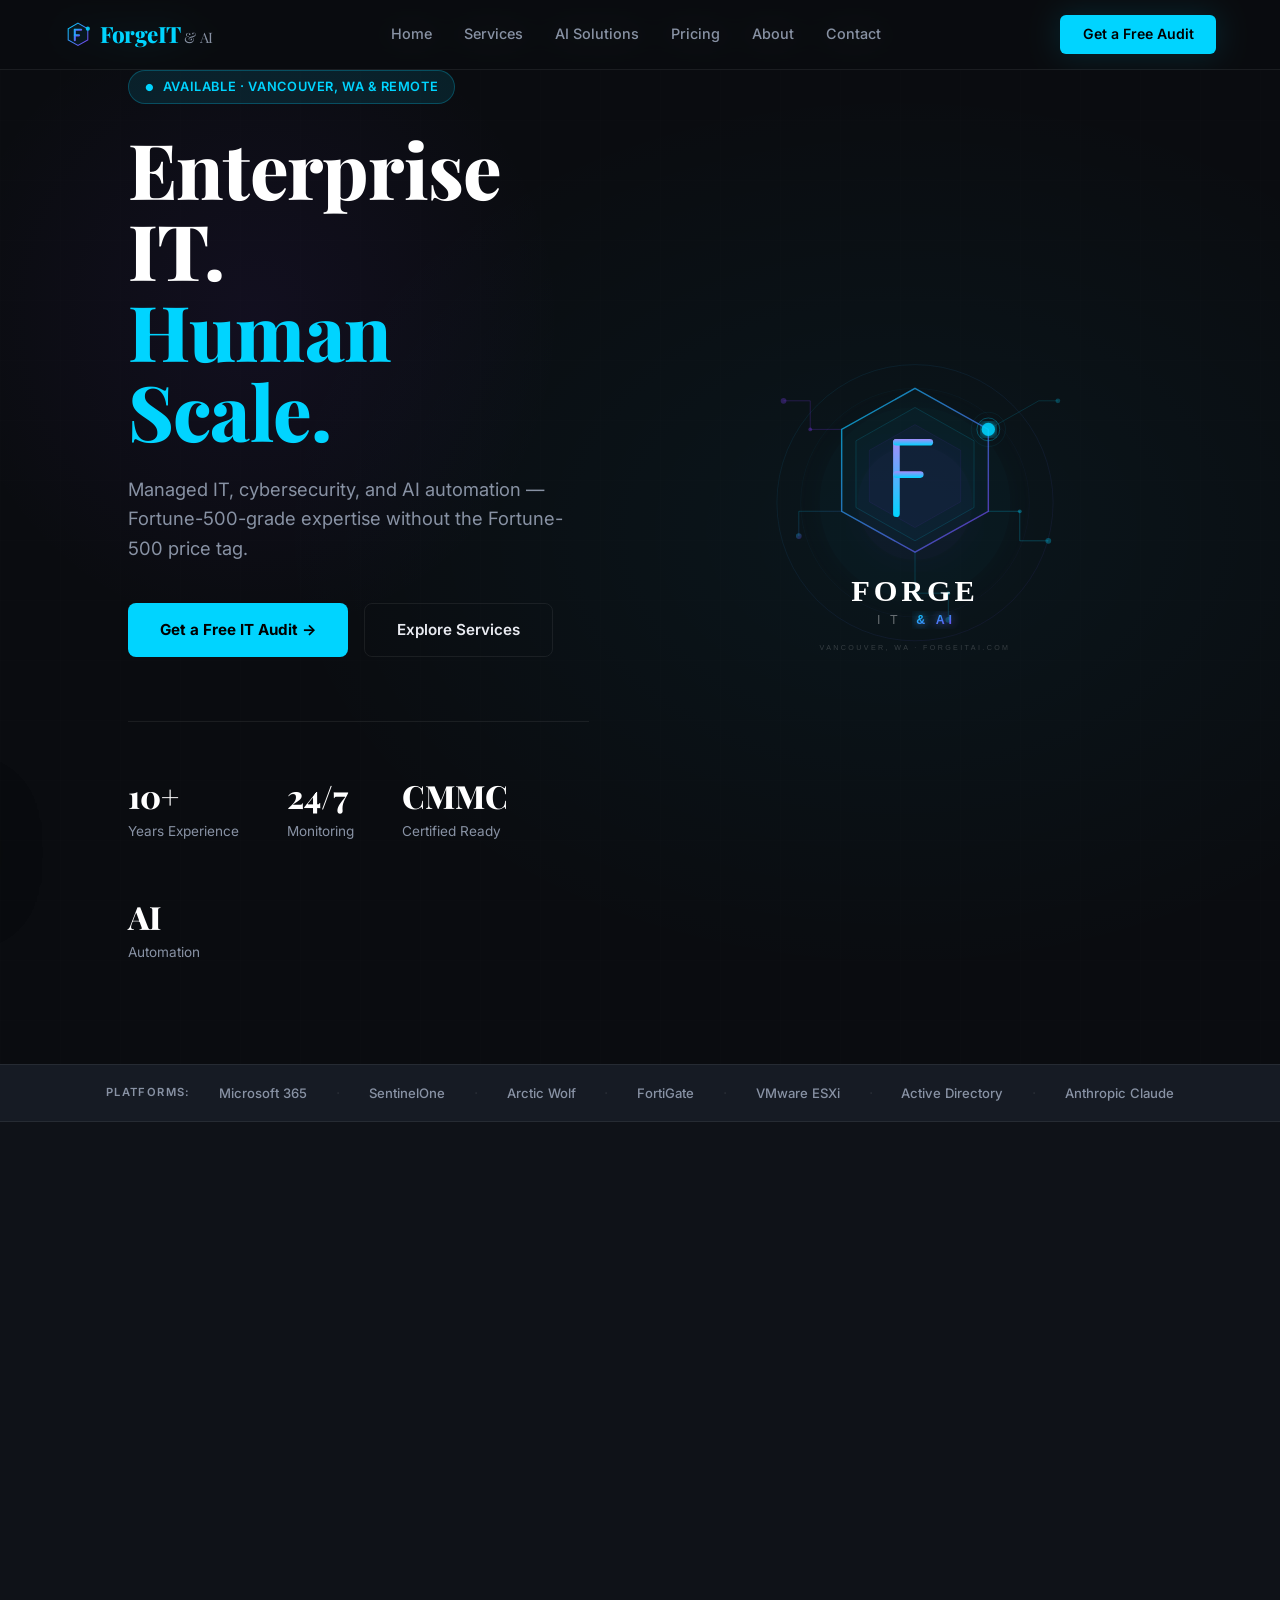
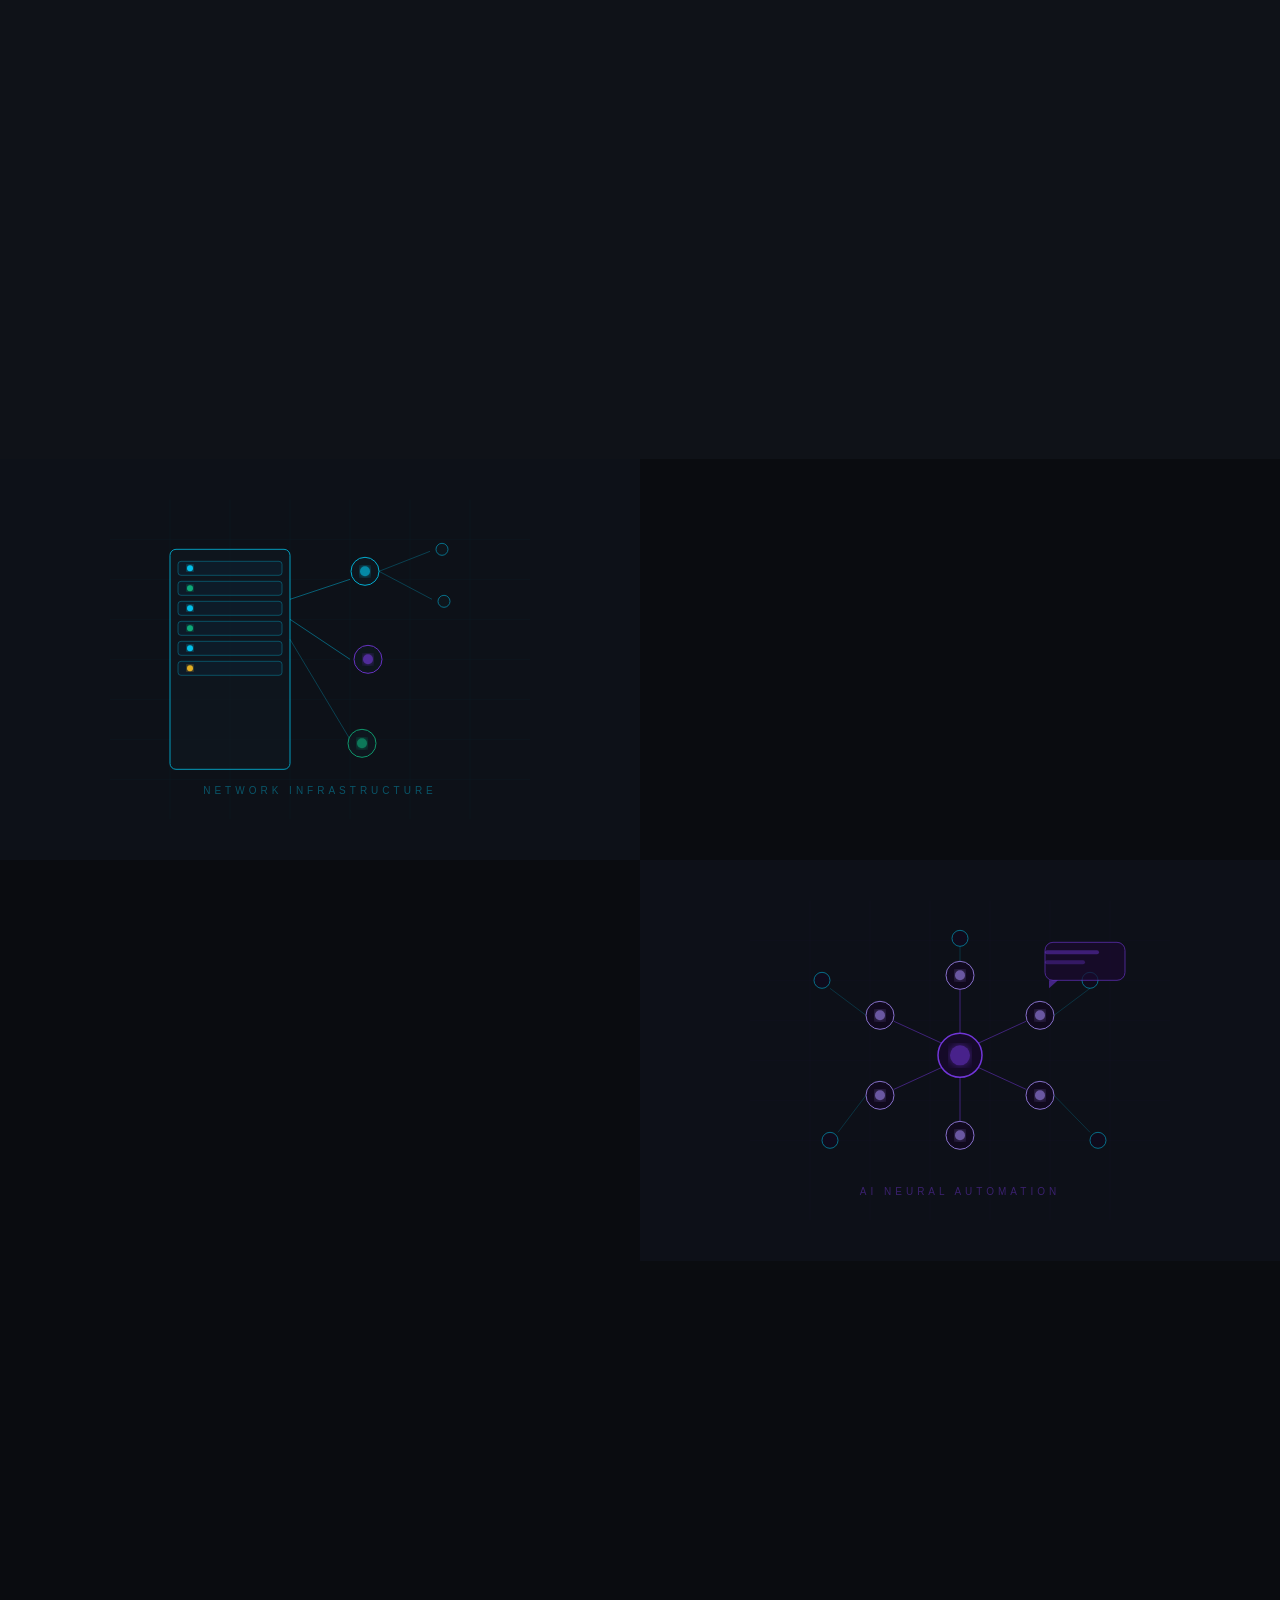
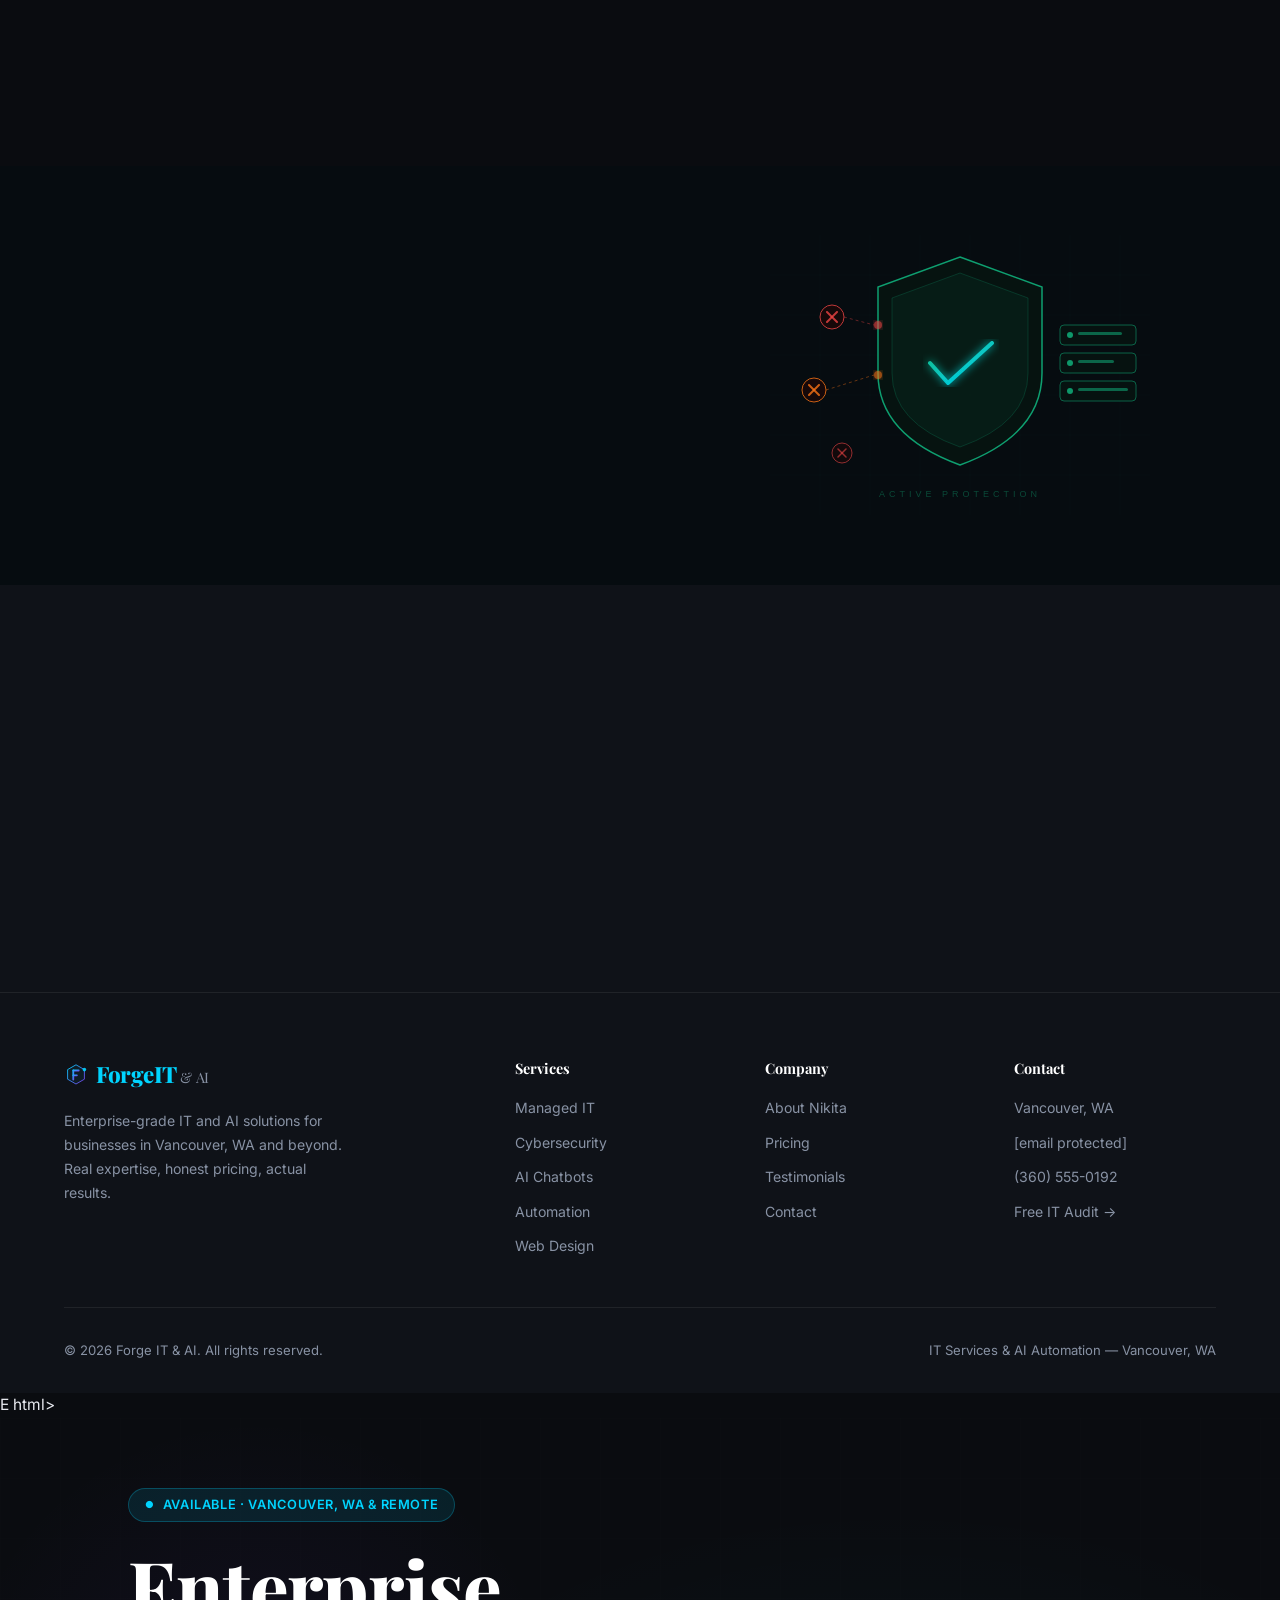
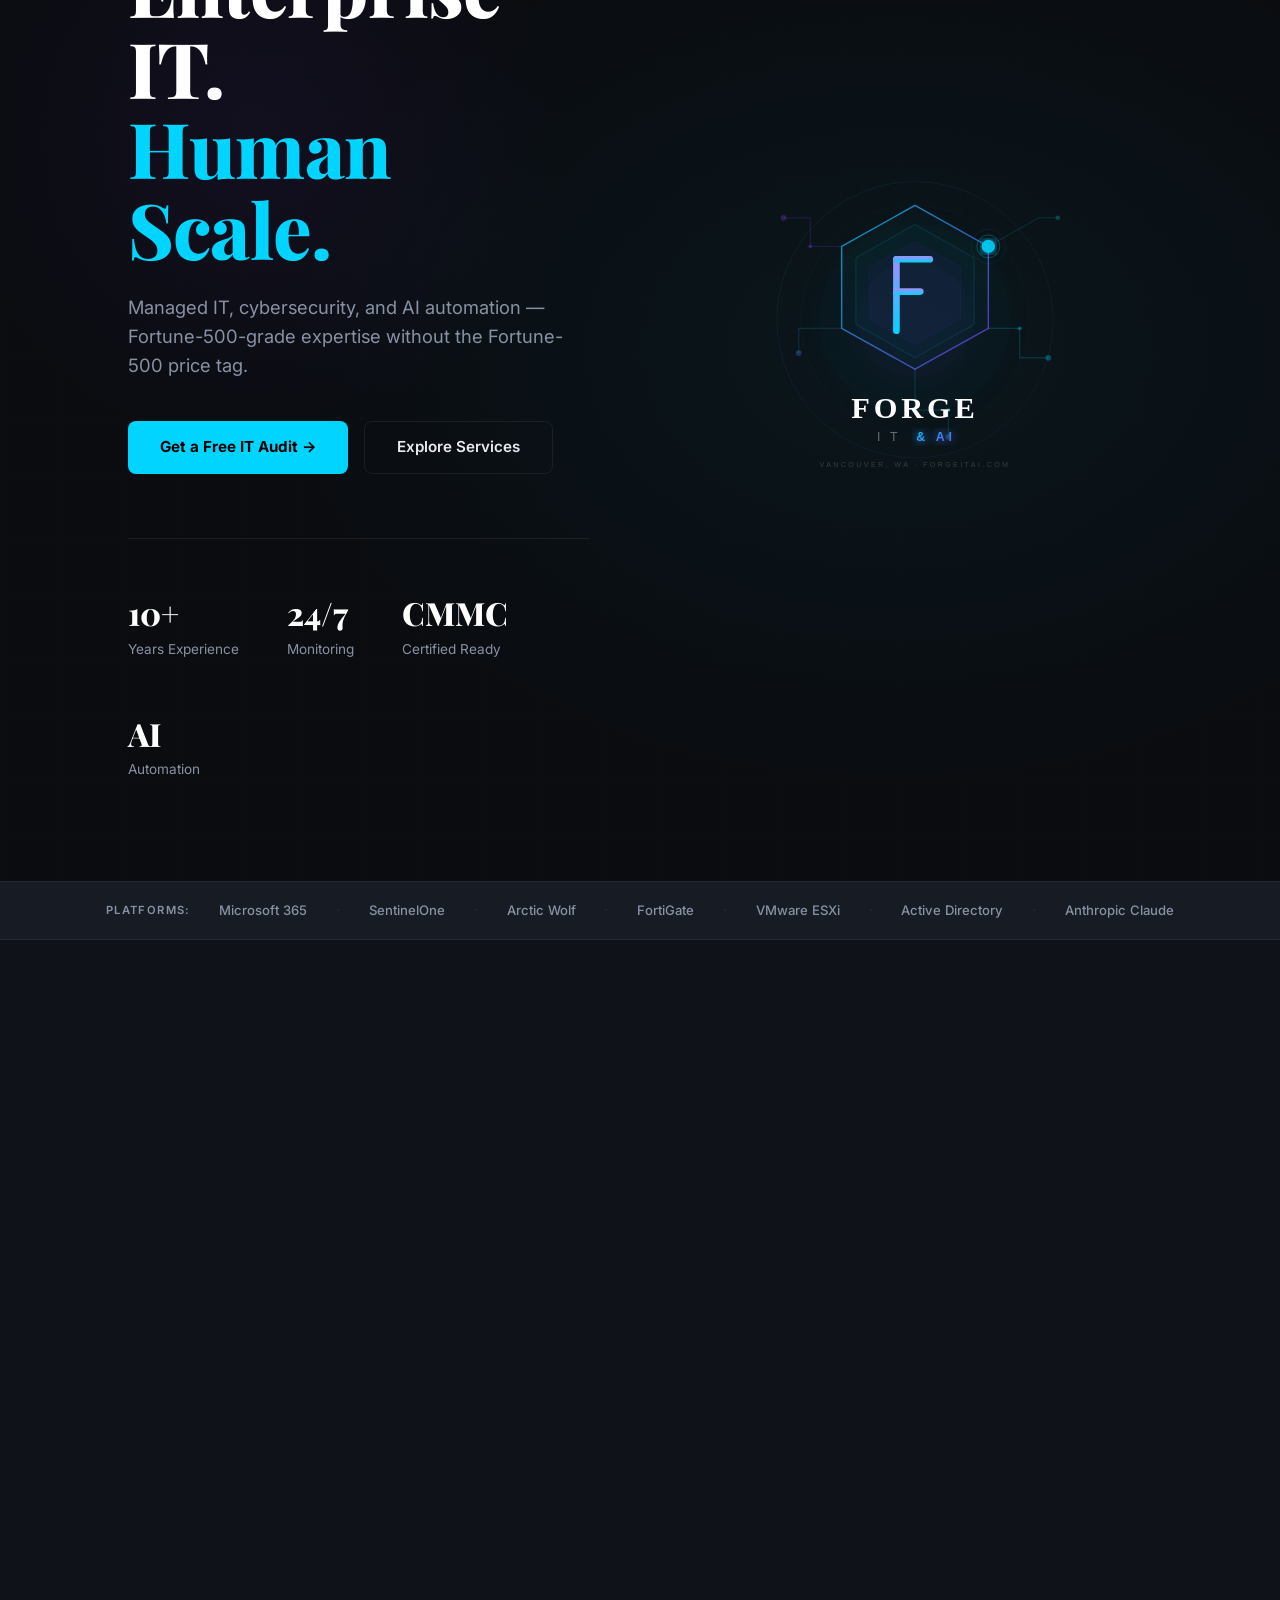
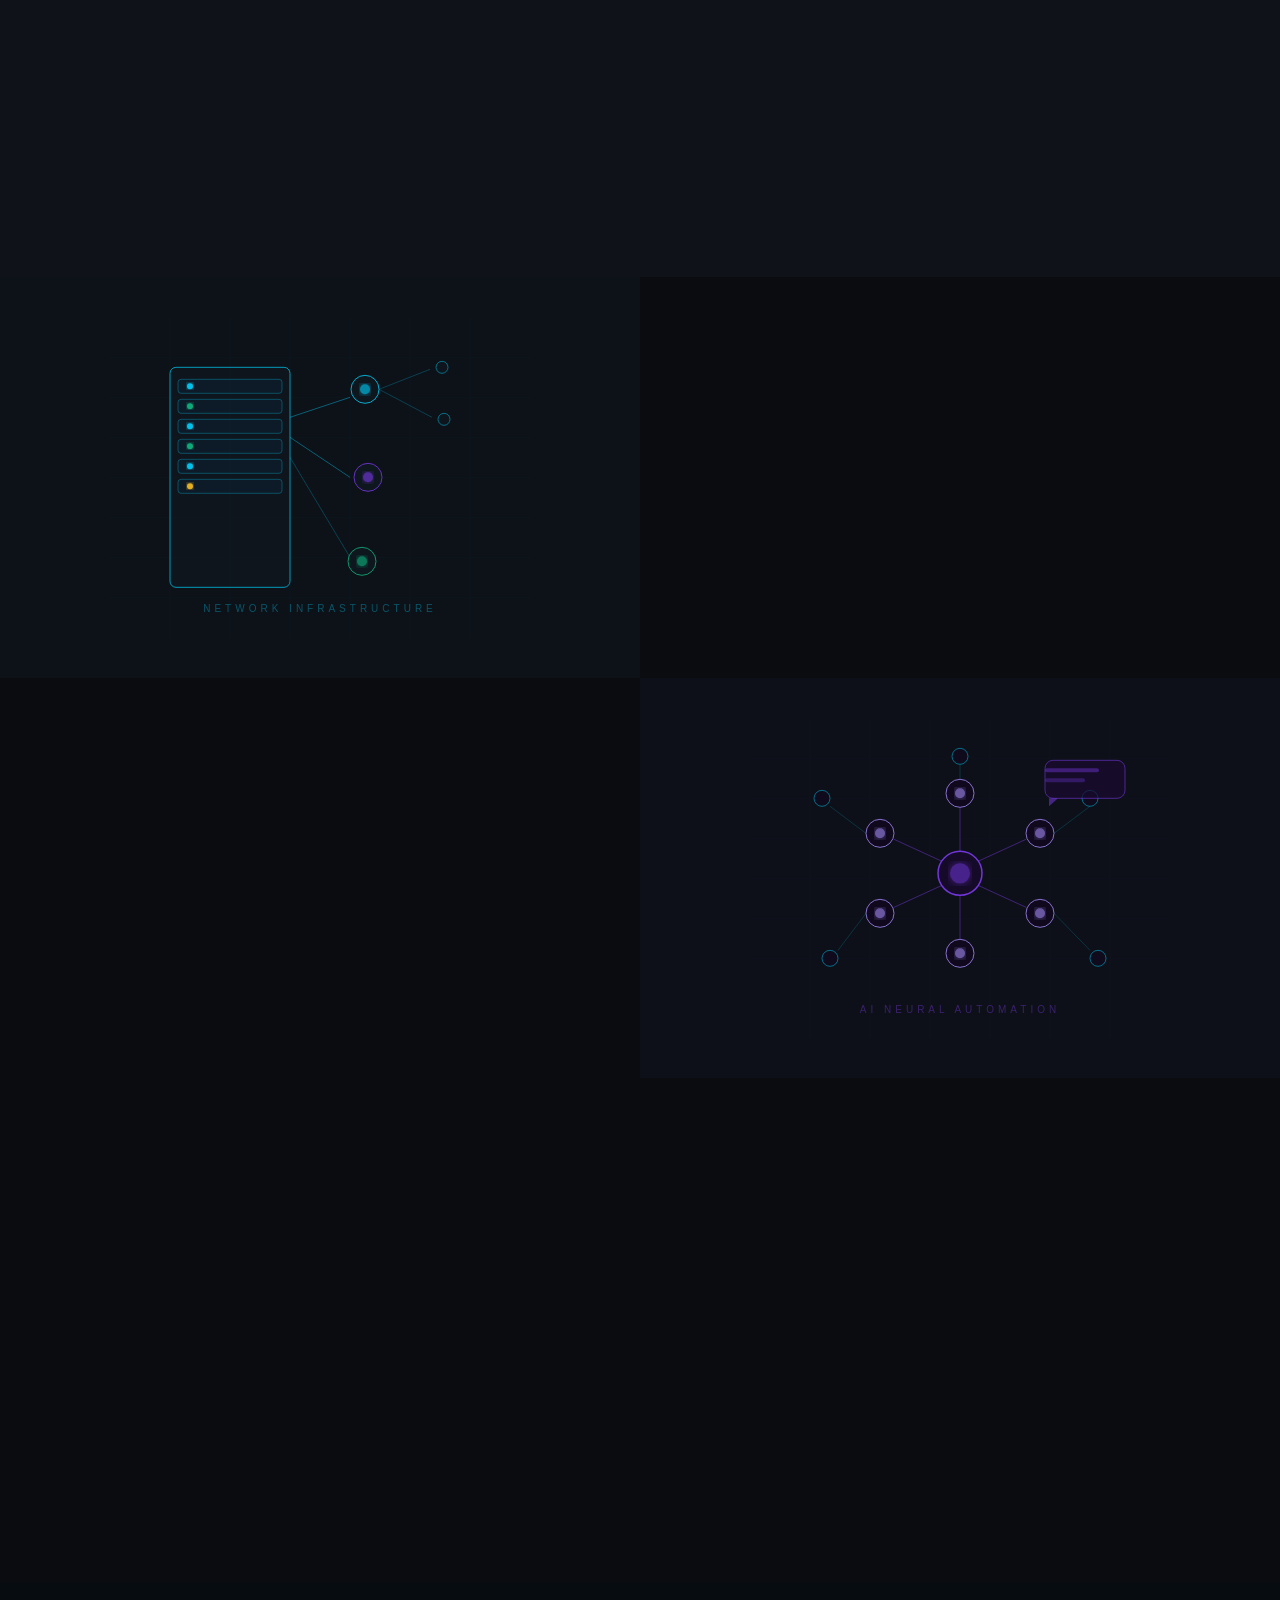
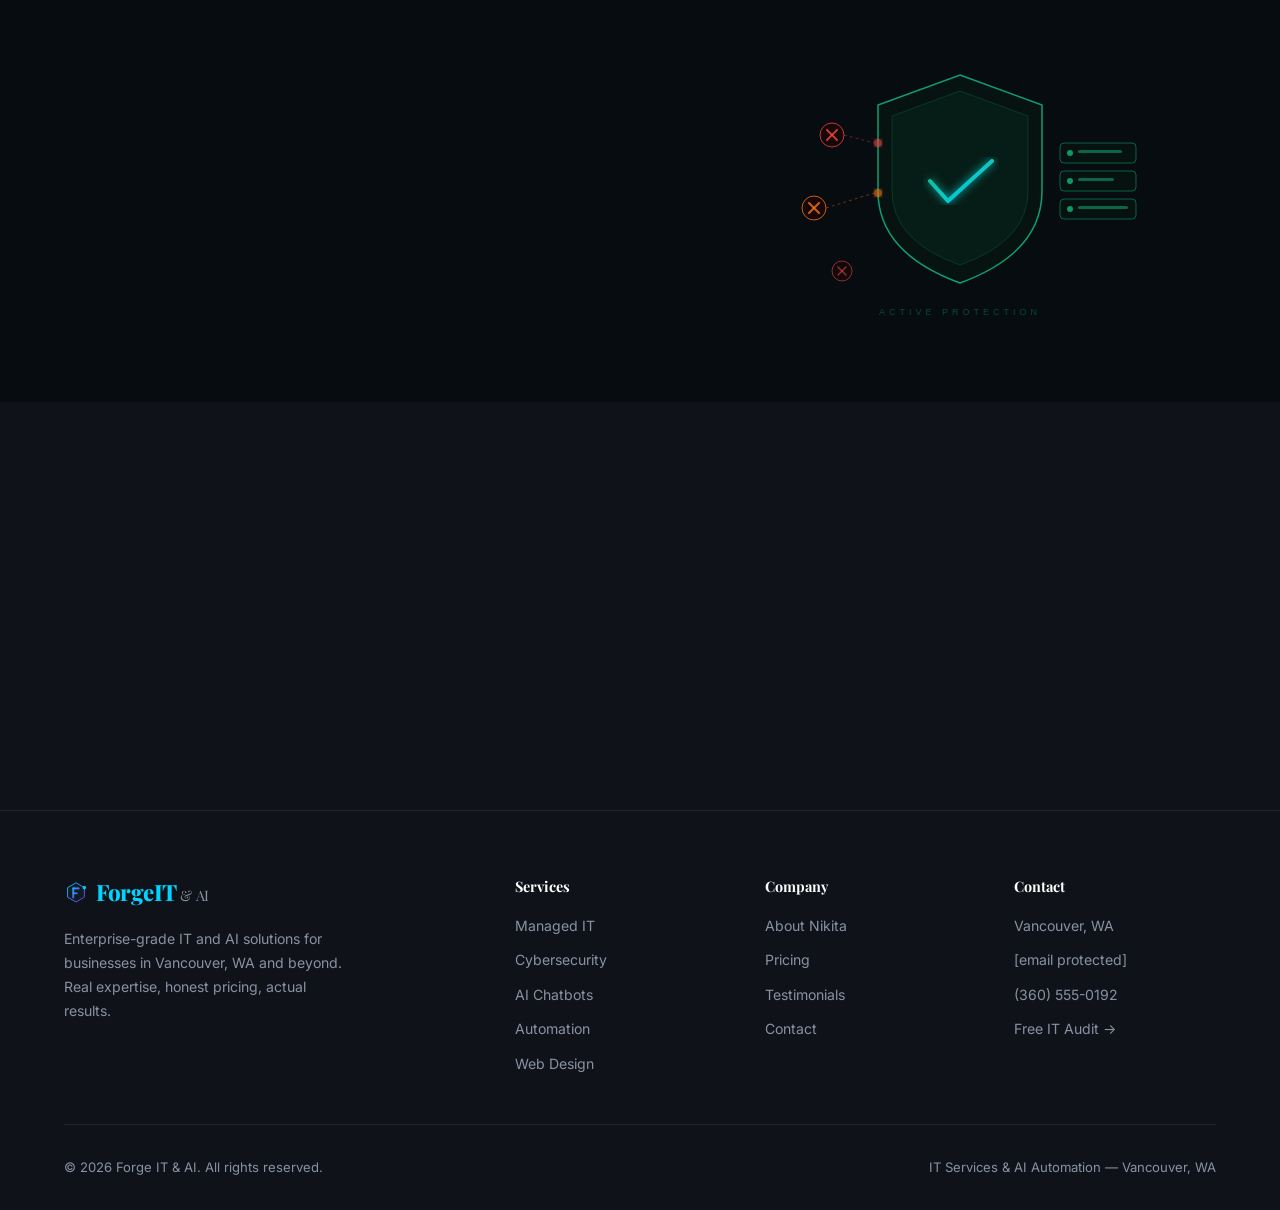
<file: index 2.html>
<!DOCTYPE html>
<html lang="en">
<head>
<meta charset="UTF-8">
<meta name="viewport" content="width=device-width, initial-scale=1.0">
<title>Forge IT & AI | IT & AI Services — Vancouver, WA</title>
<link href="https://fonts.googleapis.com/css2?family=Playfair+Display:wght@600;700;800&family=Inter:wght@300;400;500;600;700&display=swap" rel="stylesheet">
<style>
  :root {
    --bg: #0a0c10;
    --bg2: #0f1218;
    --bg3: #141820;
    --card: #161b24;
    --border: rgba(255,255,255,0.07);
    --accent: #00d4ff;
    --accent2: #7c3aed;
    --accent3: #10b981;
    --text: #e8eaf0;
    --muted: #8892a4;
    --white: #ffffff;
    --glow: 0 0 40px rgba(0,212,255,0.15);
  }
  *, *::before, *::after { box-sizing: border-box; margin: 0; padding: 0; }
  html { scroll-behavior: smooth; }
  body { background: var(--bg); color: var(--text); font-family: 'Inter', sans-serif; font-size: 15.5px; line-height: 1.6; overflow-x: hidden; }

  /* ── NAV ── */
  nav {
    position: fixed; top: 0; left: 0; right: 0; z-index: 1000;
    display: flex; align-items: center; justify-content: space-between;
    padding: 0 5vw; height: 70px;
    background: rgba(10,12,16,0.85); backdrop-filter: blur(16px);
    border-bottom: 1px solid var(--border);
    transition: all 0.3s;
  }
  .logo { font-family: 'Playfair Display', serif; font-weight: 800; font-size: 1.4rem; color: var(--white); text-decoration: none; letter-spacing: -0.02em; }
  .logo span { color: var(--accent); }
  .nav-links { display: flex; gap: 2rem; list-style: none; }
  .nav-links a { color: var(--muted); text-decoration: none; font-size: 0.9rem; font-weight: 500; transition: color 0.2s; }
  .nav-links a:hover { color: var(--accent); }
  .nav-cta { background: var(--accent); color: #000; padding: 0.5rem 1.4rem; border-radius: 6px; font-weight: 600; font-size: 0.88rem; text-decoration: none; transition: all 0.2s; }
  .nav-cta:hover { background: #fff; transform: translateY(-1px); }
  .hamburger { display: none; flex-direction: column; gap: 5px; cursor: pointer; }
  .hamburger span { width: 24px; height: 2px; background: var(--text); border-radius: 2px; transition: all 0.3s; }

  /* ── SECTIONS ── */
  section { padding: 100px 5vw; }
  .page { display: none; }
  .page.active { display: block; }

  /* ── HERO ── */
  #home { min-height: 100vh; display: flex; flex-direction: column; justify-content: center; padding-top: 120px; position: relative; overflow: hidden; }
  .hero-bg {
    position: absolute; inset: 0; z-index: 0;
    background: radial-gradient(ellipse 80% 60% at 60% 20%, rgba(0,212,255,0.07) 0%, transparent 70%),
                radial-gradient(ellipse 50% 40% at 10% 80%, rgba(124,58,237,0.08) 0%, transparent 60%);
  }
  .grid-overlay {
    position: absolute; inset: 0; z-index: 0;
    background-image: linear-gradient(rgba(255,255,255,0.02) 1px, transparent 1px),
                      linear-gradient(90deg, rgba(255,255,255,0.02) 1px, transparent 1px);
    background-size: 60px 60px;
  }
  .hero-content { position: relative; z-index: 1; max-width: 780px; }
  .hero-badge {
    display: inline-flex; align-items: center; gap: 8px;
    background: rgba(0,212,255,0.1); border: 1px solid rgba(0,212,255,0.25);
    color: var(--accent); padding: 6px 16px; border-radius: 100px;
    font-size: 0.8rem; font-weight: 600; letter-spacing: 0.05em;
    text-transform: uppercase; margin-bottom: 1.5rem;
    animation: fadeUp 0.6s ease both;
  }
  .hero-badge::before { content: '●'; font-size: 0.6rem; animation: pulse 2s infinite; }
  @keyframes pulse { 0%,100%{opacity:1}50%{opacity:0.3} }
  h1.hero-title {
    font-family: 'Playfair Display', serif; font-weight: 800;
    font-size: clamp(2.8rem, 6vw, 5.5rem); line-height: 1.05;
    color: var(--white); letter-spacing: -0.01em;
    animation: fadeUp 0.6s 0.1s ease both;
  }
  h1.hero-title .line2 { color: var(--accent); }
  .hero-sub {
    font-size: 1.15rem; color: var(--muted); max-width: 540px;
    margin: 1.5rem 0 2.5rem;
    animation: fadeUp 0.6s 0.2s ease both;
  }
  .hero-btns { display: flex; gap: 1rem; flex-wrap: wrap; animation: fadeUp 0.6s 0.3s ease both; }
  .btn-primary { background: var(--accent); color: #000; padding: 0.85rem 2rem; border-radius: 8px; font-weight: 700; font-size: 0.95rem; text-decoration: none; transition: all 0.25s; display: inline-flex; align-items: center; gap: 8px; }
  .btn-primary:hover { transform: translateY(-2px); box-shadow: 0 8px 30px rgba(0,212,255,0.35); }
  .btn-outline { border: 1.5px solid var(--border); color: var(--text); padding: 0.85rem 2rem; border-radius: 8px; font-weight: 600; font-size: 0.95rem; text-decoration: none; transition: all 0.25s; }
  .btn-outline:hover { border-color: var(--accent); color: var(--accent); }
  .hero-stats { display: flex; gap: 3rem; margin-top: 4rem; padding-top: 3rem; border-top: 1px solid var(--border); animation: fadeUp 0.6s 0.4s ease both; flex-wrap: wrap; }
  .stat-item h3 { font-family: 'Playfair Display', serif; font-size: 2rem; font-weight: 800; color: var(--white); }
  .stat-item p { font-size: 0.85rem; color: var(--muted); }
  .hero-visual { position: absolute; right: -5vw; top: 50%; transform: translateY(-50%); width: 420px; opacity: 0.08; pointer-events: none; }

  @keyframes fadeUp { from{opacity:0;transform:translateY(24px)} to{opacity:1;transform:translateY(0)} }
  .reveal { opacity: 0; transform: translateY(40px); transition: opacity 0.7s ease, transform 0.7s ease; }
  .reveal.visible { opacity: 1; transform: translateY(0); }

  /* ── SECTIONS COMMON ── */
  .section-label { font-size: 0.78rem; font-weight: 700; letter-spacing: 0.12em; text-transform: uppercase; color: var(--accent); margin-bottom: 1rem; }
  h2.section-title { font-family: 'Playfair Display', serif; font-weight: 800; font-size: clamp(2rem,4vw,3rem); color: var(--white); letter-spacing: -0.01em; line-height: 1.15; }
  h2.section-title span { color: var(--accent); }
  .section-sub { font-size: 1.05rem; color: var(--muted); max-width: 560px; margin-top: 1rem; }

  /* ── SERVICES ── */
  #services { background: var(--bg2); }
  .services-grid { display: grid; grid-template-columns: repeat(auto-fill, minmax(300px, 1fr)); gap: 1.5rem; margin-top: 3.5rem; }
  .service-card {
    background: var(--card); border: 1px solid var(--border); border-radius: 16px;
    padding: 2rem; position: relative; overflow: hidden;
    transition: all 0.3s; cursor: pointer;
  }
  .service-card::before {
    content: ''; position: absolute; inset: 0; opacity: 0;
    background: radial-gradient(circle at 50% 0%, rgba(0,212,255,0.08), transparent 70%);
    transition: opacity 0.3s;
  }
  .service-card:hover::before { opacity: 1; }
  .service-card:hover { border-color: rgba(0,212,255,0.3); transform: translateY(-4px); box-shadow: var(--glow); }
  .service-icon { width: 48px; height: 48px; border-radius: 12px; display: flex; align-items: center; justify-content: center; margin-bottom: 1.2rem; font-size: 1.4rem; }
  .icon-blue { background: rgba(0,212,255,0.12); }
  .icon-purple { background: rgba(124,58,237,0.12); }
  .icon-green { background: rgba(16,185,129,0.12); }
  .icon-orange { background: rgba(251,146,60,0.12); }
  .service-card h3 { font-family: 'Playfair Display', serif; font-weight: 700; font-size: 1.1rem; color: var(--white); margin-bottom: 0.6rem; }
  .service-card p { font-size: 0.9rem; color: var(--muted); line-height: 1.6; }
  .service-price { margin-top: 1.2rem; padding-top: 1.2rem; border-top: 1px solid var(--border); display: flex; align-items: baseline; gap: 8px; }
  .price-amount { font-family: 'Playfair Display', serif; font-weight: 800; font-size: 1.5rem; color: var(--accent); }
  .price-period { font-size: 0.8rem; color: var(--muted); }
  .price-old { font-size: 0.82rem; color: var(--muted); text-decoration: line-through; }
  .badge-save { background: rgba(16,185,129,0.12); color: var(--accent3); font-size: 0.72rem; font-weight: 700; padding: 3px 8px; border-radius: 4px; border: 1px solid rgba(16,185,129,0.2); }

  /* ── AI SECTION ── */
  #ai { background: var(--bg3); }
  .ai-grid { display: grid; grid-template-columns: 1fr 1fr; gap: 3rem; align-items: center; margin-top: 3rem; }
  .ai-features { display: flex; flex-direction: column; gap: 1.5rem; }
  .ai-feature { display: flex; gap: 1rem; align-items: flex-start; padding: 1.2rem; background: var(--card); border: 1px solid var(--border); border-radius: 12px; transition: all 0.3s; }
  .ai-feature:hover { border-color: rgba(124,58,237,0.4); transform: translateX(6px); }
  .ai-feature-icon { width: 40px; height: 40px; border-radius: 10px; background: rgba(124,58,237,0.12); display: flex; align-items: center; justify-content: center; flex-shrink: 0; font-size: 1.1rem; }
  .ai-feature-text h4 { font-family: 'Playfair Display', serif; font-weight: 700; color: var(--white); margin-bottom: 4px; font-size: 0.95rem; }
  .ai-feature-text p { font-size: 0.85rem; color: var(--muted); }
  .ai-visual-box {
    background: var(--card); border: 1px solid var(--border); border-radius: 20px;
    padding: 2rem; position: relative; overflow: hidden;
    min-height: 400px; display: flex; flex-direction: column; justify-content: space-between;
  }
  .ai-visual-box::after {
    content: ''; position: absolute; bottom: -60px; right: -60px;
    width: 200px; height: 200px; border-radius: 50%;
    background: radial-gradient(circle, rgba(124,58,237,0.3), transparent);
    pointer-events: none;
  }
  .chat-demo { display: flex; flex-direction: column; gap: 1rem; }
  .chat-msg { max-width: 80%; padding: 0.8rem 1rem; border-radius: 12px; font-size: 0.88rem; line-height: 1.5; }
  .chat-msg.user { background: rgba(0,212,255,0.12); border: 1px solid rgba(0,212,255,0.2); align-self: flex-end; color: var(--text); border-bottom-right-radius: 4px; }
  .chat-msg.bot { background: var(--bg3); border: 1px solid var(--border); align-self: flex-start; color: var(--text); border-bottom-left-radius: 4px; }
  .chat-msg.bot .bot-name { font-size: 0.72rem; color: var(--accent); font-weight: 700; margin-bottom: 4px; }
  .typing { display: flex; gap: 4px; align-items: center; padding: 0.8rem 1rem; background: var(--bg3); border: 1px solid var(--border); border-radius: 12px; border-bottom-left-radius: 4px; width: fit-content; }
  .dot { width: 7px; height: 7px; border-radius: 50%; background: var(--muted); animation: blink 1.4s infinite; }
  .dot:nth-child(2) { animation-delay: 0.2s; }
  .dot:nth-child(3) { animation-delay: 0.4s; }
  @keyframes blink { 0%,80%,100%{opacity:0.3}40%{opacity:1} }

  /* ── ABOUT ── */
  #about { background: var(--bg2); }
  .about-grid { display: grid; grid-template-columns: 1fr 1.2fr; gap: 4rem; align-items: center; margin-top: 3rem; }
  .about-photo-wrap { position: relative; }
  .about-photo {
    width: 100%; aspect-ratio: 4/5; background: var(--card);
    border-radius: 20px; border: 1px solid var(--border);
    overflow: hidden; position: relative; display: flex; align-items: center; justify-content: center;
  }
  .about-photo-placeholder { 
    width: 100%; height: 100%; 
    background: linear-gradient(135deg, rgba(0,212,255,0.05) 0%, rgba(124,58,237,0.08) 100%);
    display: flex; flex-direction: column; align-items: center; justify-content: center;
    gap: 1rem;
  }
  .avatar-circle { width: 120px; height: 120px; border-radius: 50%; background: linear-gradient(135deg, var(--accent), var(--accent2)); display: flex; align-items: center; justify-content: center; font-family: 'Playfair Display', serif; font-weight: 800; font-size: 2.5rem; color: #000; }
  .about-name-tag { text-align: center; }
  .about-name-tag h4 { font-family: 'Playfair Display', serif; color: var(--white); font-weight: 700; }
  .about-name-tag span { font-size: 0.85rem; color: var(--muted); }
  .badge-float {
    position: absolute; background: var(--card); border: 1px solid var(--border);
    border-radius: 10px; padding: 0.6rem 1rem; display: flex; align-items: center; gap: 8px;
    font-size: 0.82rem; white-space: nowrap;
  }
  .badge-float.b1 { bottom: -20px; left: -20px; }
  .badge-float.b2 { top: 20px; right: -20px; }
  .badge-float .dot-green { width: 8px; height: 8px; border-radius: 50%; background: var(--accent3); }
  .skills-cloud { display: flex; flex-wrap: wrap; gap: 0.5rem; margin-top: 1.5rem; }
  .skill-tag { background: var(--card); border: 1px solid var(--border); padding: 5px 12px; border-radius: 100px; font-size: 0.8rem; color: var(--muted); transition: all 0.2s; }
  .skill-tag:hover { border-color: var(--accent); color: var(--accent); }
  .about-certs { margin-top: 2rem; display: flex; gap: 1rem; flex-wrap: wrap; }
  .cert-badge { background: var(--card); border: 1px solid var(--border); padding: 0.6rem 1rem; border-radius: 8px; font-size: 0.8rem; color: var(--text); display: flex; align-items: center; gap: 6px; }
  .cert-icon { font-size: 1rem; }

  /* ── PRICING ── */
  #pricing { background: var(--bg); }
  .pricing-toggle { display: flex; align-items: center; gap: 1rem; margin: 2rem 0 3rem; }
  .toggle-label { font-size: 0.9rem; color: var(--muted); }
  .toggle-label.active { color: var(--white); font-weight: 600; }
  .toggle { width: 48px; height: 26px; background: var(--card); border: 1px solid var(--border); border-radius: 100px; position: relative; cursor: pointer; transition: background 0.3s; }
  .toggle.on { background: var(--accent); }
  .toggle-knob { width: 20px; height: 20px; background: #fff; border-radius: 50%; position: absolute; top: 2px; left: 3px; transition: left 0.3s; }
  .toggle.on .toggle-knob { left: 25px; }
  .pricing-grid { display: grid; grid-template-columns: repeat(3, 1fr); gap: 1.5rem; }
  .pricing-card {
    background: var(--card); border: 1px solid var(--border); border-radius: 20px;
    padding: 2.5rem 2rem; position: relative; transition: all 0.3s;
  }
  .pricing-card.featured {
    border-color: rgba(0,212,255,0.4);
    background: linear-gradient(135deg, rgba(0,212,255,0.04), var(--card));
  }
  .pricing-card:hover { transform: translateY(-6px); box-shadow: var(--glow); }
  .popular-tag { position: absolute; top: -12px; left: 50%; transform: translateX(-50%); background: var(--accent); color: #000; font-size: 0.72rem; font-weight: 700; padding: 4px 14px; border-radius: 100px; white-space: nowrap; }
  .pricing-card h3 { font-family: 'Playfair Display', serif; font-weight: 700; color: var(--white); margin-bottom: 0.4rem; }
  .pricing-card .desc { font-size: 0.87rem; color: var(--muted); margin-bottom: 1.5rem; }
  .price-display { display: flex; align-items: baseline; gap: 4px; margin-bottom: 1.5rem; }
  .price-display .dollar { font-size: 1.2rem; color: var(--accent); font-weight: 700; margin-top: 6px; }
  .price-display .num { font-family: 'Playfair Display', serif; font-size: 3rem; font-weight: 800; color: var(--white); line-height: 1; }
  .price-display .period { font-size: 0.85rem; color: var(--muted); }
  .pricing-features { list-style: none; display: flex; flex-direction: column; gap: 0.7rem; margin-bottom: 2rem; }
  .pricing-features li { display: flex; align-items: flex-start; gap: 8px; font-size: 0.88rem; color: var(--muted); }
  .pricing-features li .check { color: var(--accent3); flex-shrink: 0; }
  .pricing-features li .x { color: #ef4444; flex-shrink: 0; }
  .btn-plan { display: block; text-align: center; padding: 0.85rem; border-radius: 8px; font-weight: 700; font-size: 0.9rem; text-decoration: none; transition: all 0.25s; }
  .btn-plan.primary { background: var(--accent); color: #000; }
  .btn-plan.primary:hover { box-shadow: 0 6px 24px rgba(0,212,255,0.35); transform: translateY(-2px); }
  .btn-plan.outline { border: 1.5px solid var(--border); color: var(--text); }
  .btn-plan.outline:hover { border-color: var(--accent); color: var(--accent); }

  /* ── PROCESS ── */
  #process { background: var(--bg2); }
  .process-steps { display: grid; grid-template-columns: repeat(4, 1fr); gap: 1px; margin-top: 3.5rem; position: relative; }
  .process-steps::before { content: ''; position: absolute; top: 40px; left: 10%; right: 10%; height: 1px; background: linear-gradient(90deg, transparent, var(--border), var(--border), transparent); }
  .step-card { padding: 2rem 1.5rem; text-align: center; position: relative; }
  .step-num { width: 64px; height: 64px; border-radius: 50%; border: 1px solid var(--border); background: var(--card); display: flex; align-items: center; justify-content: center; margin: 0 auto 1.2rem; font-family: 'Playfair Display', serif; font-weight: 800; font-size: 1.2rem; color: var(--accent); position: relative; z-index: 1; }
  .step-card h4 { font-family: 'Playfair Display', serif; font-weight: 700; color: var(--white); margin-bottom: 0.5rem; }
  .step-card p { font-size: 0.85rem; color: var(--muted); }

  /* ── TESTIMONIALS ── */
  #testimonials { background: var(--bg3); }
  .testi-grid { display: grid; grid-template-columns: repeat(3, 1fr); gap: 1.5rem; margin-top: 3rem; }
  .testi-card { background: var(--card); border: 1px solid var(--border); border-radius: 16px; padding: 1.8rem; position: relative; }
  .testi-card::before { content: '"'; font-family: 'Playfair Display', serif; font-size: 5rem; color: rgba(0,212,255,0.08); position: absolute; top: 0; left: 1.5rem; line-height: 1; }
  .stars { color: #fbbf24; font-size: 0.9rem; margin-bottom: 1rem; }
  .testi-card p { font-size: 0.9rem; color: var(--muted); line-height: 1.7; margin-bottom: 1.5rem; font-style: italic; }
  .testi-author { display: flex; align-items: center; gap: 12px; }
  .author-avatar { width: 40px; height: 40px; border-radius: 50%; display: flex; align-items: center; justify-content: center; font-weight: 700; font-size: 0.85rem; }
  .av1 { background: rgba(0,212,255,0.15); color: var(--accent); }
  .av2 { background: rgba(124,58,237,0.15); color: #a78bfa; }
  .av3 { background: rgba(16,185,129,0.15); color: var(--accent3); }
  .author-info span { display: block; }
  .author-name { font-weight: 600; color: var(--white); font-size: 0.9rem; }
  .author-title { font-size: 0.78rem; color: var(--muted); }

  /* ── CONTACT ── */
  #contact { background: var(--bg); }
  .contact-grid { display: grid; grid-template-columns: 1fr 1fr; gap: 4rem; margin-top: 3rem; }
  .contact-info { display: flex; flex-direction: column; gap: 1.5rem; }
  .contact-item { display: flex; gap: 1rem; align-items: flex-start; }
  .contact-icon { width: 44px; height: 44px; border-radius: 10px; background: var(--card); border: 1px solid var(--border); display: flex; align-items: center; justify-content: center; font-size: 1.1rem; flex-shrink: 0; }
  .contact-item h4 { font-weight: 600; color: var(--white); font-size: 0.9rem; margin-bottom: 2px; }
  .contact-item p { font-size: 0.88rem; color: var(--muted); }
  .contact-form { display: flex; flex-direction: column; gap: 1rem; }
  .form-row { display: grid; grid-template-columns: 1fr 1fr; gap: 1rem; }
  .form-group { display: flex; flex-direction: column; gap: 6px; }
  .form-group label { font-size: 0.82rem; color: var(--muted); font-weight: 500; }
  .form-group input, .form-group textarea, .form-group select {
    background: var(--card); border: 1px solid var(--border); border-radius: 8px;
    padding: 0.75rem 1rem; color: var(--text); font-family: 'Inter', sans-serif; font-size: 0.9rem;
    transition: border-color 0.2s; outline: none; resize: vertical;
  }
  .form-group input:focus, .form-group textarea:focus, .form-group select:focus { border-color: var(--accent); }
  .form-group textarea { min-height: 120px; }
  .form-group select option { background: var(--bg2); }
  .submit-btn {
    background: var(--accent); color: #000; border: none; padding: 0.9rem; border-radius: 8px;
    font-weight: 700; font-size: 0.95rem; cursor: pointer; transition: all 0.25s;
    font-family: 'Inter', sans-serif;
  }
  .submit-btn:hover { box-shadow: 0 6px 24px rgba(0,212,255,0.35); transform: translateY(-2px); }

  /* ── FOOTER ── */
  footer {
    background: var(--bg2); border-top: 1px solid var(--border);
    padding: 4rem 5vw 2rem;
  }
  .footer-grid { display: grid; grid-template-columns: 2fr 1fr 1fr 1fr; gap: 3rem; margin-bottom: 3rem; }
  .footer-brand p { font-size: 0.88rem; color: var(--muted); margin-top: 1rem; max-width: 280px; line-height: 1.7; }
  .footer-col h5 { font-family: 'Playfair Display', serif; font-weight: 700; color: var(--white); margin-bottom: 1rem; font-size: 0.9rem; }
  .footer-col ul { list-style: none; display: flex; flex-direction: column; gap: 0.6rem; }
  .footer-col ul a { color: var(--muted); text-decoration: none; font-size: 0.88rem; transition: color 0.2s; }
  .footer-col ul a:hover { color: var(--accent); }
  .footer-bottom { padding-top: 2rem; border-top: 1px solid var(--border); display: flex; justify-content: space-between; align-items: center; flex-wrap: wrap; gap: 1rem; }
  .footer-bottom p { font-size: 0.82rem; color: var(--muted); }

  /* ── SCROLL ANIMATION ── */
  .reveal { opacity: 0; transform: translateY(30px); transition: opacity 0.6s ease, transform 0.6s ease; }
  .reveal.visible { opacity: 1; transform: translateY(0); }
  .reveal-left { opacity: 0; transform: translateX(-30px); transition: opacity 0.7s ease, transform 0.7s ease; }
  .reveal-left.visible { opacity: 1; transform: translateX(0); }
  .reveal-right { opacity: 0; transform: translateX(30px); transition: opacity 0.7s ease, transform 0.7s ease; }
  .reveal-right.visible { opacity: 1; transform: translateX(0); }

  /* ── MOBILE ── */
  @media (max-width: 900px) {
    .nav-links, .nav-cta { display: none; }
    .hamburger { display: flex; }
    .pricing-grid { grid-template-columns: 1fr; max-width: 400px; margin: 0 auto; }
    .process-steps { grid-template-columns: repeat(2, 1fr); }
    .testi-grid { grid-template-columns: 1fr; }
    .ai-grid, .about-grid, .contact-grid { grid-template-columns: 1fr; }
    .about-photo-wrap { max-width: 320px; margin: 0 auto; }
    .footer-grid { grid-template-columns: 1fr 1fr; }
    .form-row { grid-template-columns: 1fr; }
    .hero-stats { gap: 2rem; }
    .process-steps::before { display: none; }
  }
  @media (max-width: 600px) {
    section { padding: 70px 5vw; }
    .services-grid { grid-template-columns: 1fr; }
    .footer-grid { grid-template-columns: 1fr; }
    .process-steps { grid-template-columns: 1fr; }
  }

  /* ── MOBILE MENU ── */
  .mobile-menu {
    display: none; position: fixed; inset: 70px 0 0; z-index: 999;
    background: rgba(10,12,16,0.97); backdrop-filter: blur(20px);
    padding: 2rem 5vw; flex-direction: column; gap: 1.5rem;
  }
  .mobile-menu.open { display: flex; }
  .mobile-menu a { color: var(--text); text-decoration: none; font-size: 1.2rem; font-weight: 500; padding: 0.5rem 0; border-bottom: 1px solid var(--border); }

  /* Floating elements animation */
  @keyframes floatY { 0%,100%{transform:translateY(0)} 50%{transform:translateY(-12px)} }
  .float { animation: floatY 4s ease-in-out infinite; }
  .float2 { animation: floatY 5s 1s ease-in-out infinite; }

  /* ── CIRCUIT LINES ── */
  .circuit { position: absolute; pointer-events: none; opacity: 0.04; }

  /* notification popup */
  .notif-popup {
    position: fixed; bottom: 30px; left: 30px; z-index: 9999;
    background: var(--card); border: 1px solid var(--border); border-radius: 14px;
    padding: 1rem 1.2rem; display: flex; align-items: center; gap: 12px;
    max-width: 280px; transform: translateX(-120%); transition: transform 0.5s ease;
    box-shadow: 0 20px 60px rgba(0,0,0,0.4);
  }
  .notif-popup.show { transform: translateX(0); }
  .notif-av { width: 36px; height: 36px; border-radius: 50%; background: rgba(16,185,129,0.15); display: flex; align-items: center; justify-content: center; font-size: 1rem; flex-shrink: 0; }
  .notif-text span { display: block; }
  .notif-title { font-weight: 600; color: var(--white); font-size: 0.85rem; }
  .notif-sub { font-size: 0.75rem; color: var(--muted); }
  .notif-dot { width: 8px; height: 8px; border-radius: 50%; background: var(--accent3); position: absolute; top: 12px; right: 12px; }
</style>
</head>
<body>

<!-- NAV -->
<nav id="navbar">
  <a href="#home" class="logo" data-nav="home" style="display:flex;align-items:center;gap:8px;text-decoration:none;">
    <svg viewBox="0 0 40 40" width="28" height="28" xmlns="http://www.w3.org/2000/svg" style="flex-shrink:0;">
      <defs>
        <linearGradient id="ncg" x1="0" y1="0" x2="1" y2="1"><stop offset="0%" stop-color="#00d4ff"/><stop offset="100%" stop-color="#7c3aed"/></linearGradient>
      </defs>
      <polygon points="20,3 34,11 34,27 20,35 6,27 6,11" fill="rgba(0,212,255,0.06)" stroke="url(#ncg)" stroke-width="1.5"/>
      <rect x="14" y="11" width="3" height="18" rx="1.5" fill="url(#ncg)"/>
      <rect x="14" y="11" width="12" height="3" rx="1.5" fill="url(#ncg)"/>
      <rect x="14" y="19" width="9" height="3" rx="1.5" fill="url(#ncg)"/>
      <circle cx="34" cy="11" r="3" fill="#00d4ff" opacity="0.9"/>
    </svg>
    <span>Forge<span style="color:var(--accent)">IT</span> <span style="color:var(--muted);font-weight:400;font-size:0.9rem;">&amp; AI</span></span>
  </a>
  <ul class="nav-links">
    <li><a href="#" data-nav="home">Home</a></li>
    <li><a href="#" data-nav="services">Services</a></li>
    <li><a href="#" data-nav="ai">AI Solutions</a></li>
    <li><a href="#" data-nav="pricing">Pricing</a></li>
    <li><a href="#" data-nav="about">About</a></li>
    <li><a href="#" data-nav="contact">Contact</a></li>
  </ul>
  <a href="#" class="nav-cta" data-nav="contact">Get a Free Audit</a>
  <div class="hamburger" id="hamburgerBtn">
    <span></span><span></span><span></span>
  </div>
</nav>

<!-- MOBILE MENU -->
<div class="mobile-menu" id="mobileMenu">
  <a href="#" data-nav="home" data-mobile="1">🏠 Home</a>
  <a href="#" data-nav="services" data-mobile="1">⚙️ Services</a>
  <a href="#" data-nav="ai" data-mobile="1">🤖 AI Solutions</a>
  <a href="#" data-nav="pricing" data-mobile="1">💰 Pricing</a>
  <a href="#" data-nav="about" data-mobile="1">👤 About</a>
  <a href="#" data-nav="contact" data-mobile="1">📬 Contact</a>
</div>

<!-- ═══════════════ HOME PAGE ═══════════════ -->
<div id="page-home" class="page active">

  <!-- HERO -->
  <section id="home" style="min-height:100vh;display:grid;grid-template-columns:1fr 1fr;align-items:center;padding-top:70px;position:relative;overflow:hidden;gap:0;">

    <!-- BG effects -->
    <div class="grid-overlay" style="position:absolute;inset:0;z-index:0;opacity:0.3;"></div>
    <div style="position:absolute;inset:0;z-index:0;background:radial-gradient(ellipse 70% 60% at 70% 50%,rgba(0,212,255,0.05) 0%,transparent 70%),radial-gradient(ellipse 40% 50% at 20% 30%,rgba(124,58,237,0.07) 0%,transparent 60%);pointer-events:none;"></div>

    <!-- LEFT: text content -->
    <div style="position:relative;z-index:1;padding:0 4vw 0 5vw;">
      <div class="hero-badge" style="animation:fadeUp 0.5s ease both;">Available · Vancouver, WA &amp; Remote</div>
      <h1 class="hero-title" style="animation:fadeUp 0.5s 0.1s ease both;">Enterprise IT.<br><span class="line2">Human Scale.</span></h1>
      <p class="hero-sub" style="animation:fadeUp 0.5s 0.2s ease both;">Managed IT, cybersecurity, and AI automation — Fortune-500-grade expertise without the Fortune-500 price tag.</p>
      <div class="hero-btns" style="animation:fadeUp 0.5s 0.3s ease both;">
        <a href="#" class="btn-primary" data-nav="contact">Get a Free IT Audit →</a>
        <a href="#" class="btn-outline" data-nav="services">Explore Services</a>
      </div>
      <div class="hero-stats" style="animation:fadeUp 0.5s 0.4s ease both;">
        <div class="stat-item"><h3>10+</h3><p>Years Experience</p></div>
        <div class="stat-item"><h3>24/7</h3><p>Monitoring</p></div>
        <div class="stat-item"><h3>CMMC</h3><p>Certified Ready</p></div>
        <div class="stat-item"><h3>AI</h3><p>Automation</p></div>
      </div>
    </div>

    <!-- RIGHT: animated logo mark -->
    <div style="position:relative;z-index:1;display:flex;align-items:center;justify-content:center;padding:0 4vw 0 2vw;animation:fadeUp 0.7s 0.3s ease both;">
      <svg viewBox="0 0 420 420" style="width:min(400px,90%);height:auto;" xmlns="http://www.w3.org/2000/svg">
        <defs>
          <linearGradient id="hcg" x1="0" y1="0" x2="1" y2="1">
            <stop offset="0%" stop-color="#00d4ff"/>
            <stop offset="100%" stop-color="#7c3aed"/>
          </linearGradient>
          <linearGradient id="hcg2" x1="0" y1="1" x2="0" y2="0">
            <stop offset="0%" stop-color="#00d4ff"/>
            <stop offset="100%" stop-color="#a78bfa"/>
          </linearGradient>
          <filter id="hgf">
            <feGaussianBlur stdDeviation="5" result="b"/>
            <feMerge><feMergeNode in="b"/><feMergeNode in="SourceGraphic"/></feMerge>
          </filter>
          <filter id="hgf2">
            <feGaussianBlur stdDeviation="18" result="b"/>
            <feMerge><feMergeNode in="b"/><feMergeNode in="SourceGraphic"/></feMerge>
          </filter>
        </defs>

        <!-- outer glow ring -->
        <circle cx="210" cy="195" r="145" fill="none" stroke="url(#hcg)" stroke-width="0.6" opacity="0.15"/>
        <circle cx="210" cy="195" r="120" fill="none" stroke="url(#hcg)" stroke-width="0.4" opacity="0.1"/>

        <!-- ambient glow -->
        <ellipse cx="210" cy="195" rx="100" ry="100" fill="#00d4ff" opacity="0.025" filter="url(#hgf2)"/>
        <ellipse cx="210" cy="195" rx="60" ry="60" fill="#7c3aed" opacity="0.04" filter="url(#hgf2)"/>

        <!-- main hexagon -->
        <polygon points="210,75 287,118 287,204 210,247 133,204 133,118"
          fill="rgba(0,212,255,0.03)" stroke="url(#hcg)" stroke-width="1.5" opacity="0.7"/>
        <!-- inner hex -->
        <polygon points="210,95 272,130 272,200 210,235 148,200 148,130"
          fill="rgba(0,212,255,0.02)" stroke="rgba(0,212,255,0.2)" stroke-width="0.8"/>
        <!-- inner hex 2 -->
        <polygon points="210,113 258,140 258,194 210,221 162,194 162,140"
          fill="rgba(124,58,237,0.04)" stroke="rgba(124,58,237,0.15)" stroke-width="0.6"/>

        <!-- F letterform — large, centered in hex -->
        <rect x="187" y="128" width="7" height="82" rx="3.5" fill="url(#hcg2)"/>
        <rect x="187" y="128" width="42" height="7" rx="3.5" fill="url(#hcg2)"/>
        <rect x="187" y="162" width="32" height="7" rx="3.5" fill="url(#hcg2)"/>

        <!-- spark at top-right vertex -->
        <circle cx="287" cy="118" r="7" fill="#00d4ff" filter="url(#hgf)" opacity="0.9"/>
        <circle cx="287" cy="118" r="12" fill="none" stroke="#00d4ff" stroke-width="1" opacity="0.3"/>
        <circle cx="287" cy="118" r="18" fill="none" stroke="#00d4ff" stroke-width="0.5" opacity="0.15"/>

        <!-- circuit traces from hex vertices -->
        <polyline points="287,204 320,204 320,235 350,235" fill="none" stroke="#00d4ff" stroke-width="1" opacity="0.25"/>
        <circle cx="350" cy="235" r="3" fill="#00d4ff" opacity="0.3"/>
        <polyline points="133,118 100,118 100,88 72,88" fill="none" stroke="#7c3aed" stroke-width="1" opacity="0.25"/>
        <circle cx="72" cy="88" r="3" fill="#7c3aed" opacity="0.3"/>
        <polyline points="210,247 210,290 245,290 245,318" fill="none" stroke="#00d4ff" stroke-width="1" opacity="0.2"/>
        <circle cx="245" cy="318" r="3" fill="#00d4ff" opacity="0.25"/>
        <polyline points="133,204 88,204 88,230" fill="none" stroke="url(#hcg)" stroke-width="1" opacity="0.2"/>
        <circle cx="88" cy="230" r="3" fill="url(#hcg)" opacity="0.3"/>
        <polyline points="287,118 340,88 360,88" fill="none" stroke="#00d4ff" stroke-width="0.8" opacity="0.2"/>
        <circle cx="360" cy="88" r="2.5" fill="#00d4ff" opacity="0.25"/>

        <!-- small node dots on traces -->
        <circle cx="320" cy="204" r="2" fill="#00d4ff" opacity="0.35"/>
        <circle cx="100" cy="118" r="2" fill="#7c3aed" opacity="0.35"/>
        <circle cx="245" cy="290" r="2" fill="#00d4ff" opacity="0.3"/>

        <!-- FORGE IT & AI wordmark below hex -->
        <text x="210" y="298" text-anchor="middle"
          font-family="Georgia, 'Times New Roman', serif"
          font-size="32" font-weight="700"
          letter-spacing="4"
          fill="#ffffff">FORGE</text>
        <text x="186" y="322" text-anchor="middle"
          font-family="'Helvetica Neue', Arial, sans-serif"
          font-size="13" font-weight="300" letter-spacing="10"
          fill="rgba(255,255,255,0.38)">IT</text>
        <text x="232" y="322" text-anchor="middle"
          font-family="'Helvetica Neue', Arial, sans-serif"
          font-size="13" font-weight="600" letter-spacing="4"
          fill="url(#hcg)" filter="url(#hgf)">&amp; AI</text>

        <!-- thin rule under FORGE -->
        <line x1="118" y1="274" x2="302" y2="274" stroke="url(#hcg)" stroke-width="0.7" opacity="0.4"/>

        <!-- tagline -->
        <text x="210" y="350" text-anchor="middle"
          font-family="'Helvetica Neue', Arial, sans-serif"
          font-size="7.5" letter-spacing="2.5"
          fill="rgba(255,255,255,0.18)">VANCOUVER, WA  ·  FORGEITAI.COM</text>

        <!-- animated pulse ring on spark -->
        <circle cx="287" cy="118" r="22" fill="none" stroke="#00d4ff" stroke-width="0.8" opacity="0" style="animation:heroSpark 3s ease-out infinite;">
        </circle>
      </svg>
    </div>

  </section>

  <style>
    @keyframes heroSpark {
      0%   { r:12; opacity:0.5; }
      100% { r:40; opacity:0; }
    }
    @media (max-width: 768px) {
      #home { grid-template-columns: 1fr !important; }
      #home > div:last-child { display:none; }
    }
  </style>

  <!-- TRUST BAR -->
  <div style="background:var(--card);border-top:1px solid var(--border);border-bottom:1px solid var(--border);padding:16px 5vw;">
    <div style="display:flex;flex-wrap:wrap;gap:1rem 1.8rem;justify-content:center;align-items:center;">
      <span style="font-size:0.7rem;color:var(--muted);letter-spacing:0.12em;text-transform:uppercase;font-weight:600;">Platforms:</span>
      <span style="color:var(--muted);font-size:0.82rem;font-weight:500;">Microsoft 365</span><span style="color:var(--border);">·</span>
      <span style="color:var(--muted);font-size:0.82rem;font-weight:500;">SentinelOne</span><span style="color:var(--border);">·</span>
      <span style="color:var(--muted);font-size:0.82rem;font-weight:500;">Arctic Wolf</span><span style="color:var(--border);">·</span>
      <span style="color:var(--muted);font-size:0.82rem;font-weight:500;">FortiGate</span><span style="color:var(--border);">·</span>
      <span style="color:var(--muted);font-size:0.82rem;font-weight:500;">VMware ESXi</span><span style="color:var(--border);">·</span>
      <span style="color:var(--muted);font-size:0.82rem;font-weight:500;">Active Directory</span><span style="color:var(--border);">·</span>
      <span style="color:var(--muted);font-size:0.82rem;font-weight:500;">Anthropic Claude</span>
    </div>
  </div>

  <!-- SERVICES GRID -->
  <section style="background:var(--bg2);padding:65px 5vw;">
    <div class="reveal" style="display:flex;justify-content:space-between;align-items:flex-end;margin-bottom:2.5rem;flex-wrap:wrap;gap:1rem;">
      <div>
        <p class="section-label">What I Do</p>
        <h2 class="section-title">IT Services &amp; <span>AI Automation</span></h2>
      </div>
      <a href="#" class="btn-outline" data-nav="services" style="white-space:nowrap;">View All Services →</a>
    </div>
    <div class="services-grid">
      <div class="service-card reveal">
        <div class="service-icon icon-blue">🖥️</div>
        <h3>Managed IT Services</h3>
        <p>Full-stack IT management: endpoints, servers, M365, patching, and proactive monitoring — one flat monthly rate.</p>
        <div class="service-price"><span class="price-amount">$130</span><span class="price-period">/user/mo</span><span class="price-old">vs $150+</span><span class="badge-save">Save $20</span></div>
      </div>
      <div class="service-card reveal">
        <div class="service-icon icon-purple">🤖</div>
        <h3>AI Chatbots &amp; Agents</h3>
        <p>Custom-trained AI assistants for customer service, lead capture, and internal ops — deployed on your platform.</p>
        <div class="service-price"><span class="price-amount">$280</span><span class="price-period">/mo</span><span class="price-old">vs $300+</span><span class="badge-save">Save $20</span></div>
      </div>
      <div class="service-card reveal">
        <div class="service-icon icon-green">🔒</div>
        <h3>Cybersecurity</h3>
        <p>EDR/XDR, firewall hardening, CMMC/NIST compliance, SOC integration, and incident response.</p>
        <div class="service-price"><span class="price-amount">$155</span><span class="price-period">/user/mo</span><span class="price-old">vs $175</span><span class="badge-save">Save $20</span></div>
      </div>
      <div class="service-card reveal">
        <div class="service-icon icon-orange">🌐</div>
        <h3>Website Development</h3>
        <p>Professional sites with SEO, responsive design, and optional AI chat — built fast, priced fairly.</p>
        <div class="service-price"><span class="price-amount">$780</span><span class="price-period">one-time</span><span class="price-old">vs $800+</span><span class="badge-save">Save $20</span></div>
      </div>
    </div>
  </section>

  <!-- SPLIT: IT Infrastructure -->
  <div style="display:grid;grid-template-columns:1fr 1fr;min-height:400px;" class="home-split">
    <div style="background:#0d1118;display:flex;align-items:center;justify-content:center;min-height:300px;position:relative;overflow:hidden;">
      <svg viewBox="0 0 420 320" style="width:90%;height:90%;max-width:420px;" xmlns="http://www.w3.org/2000/svg">
        <defs>
          <linearGradient id="itg" x1="0" y1="0" x2="1" y2="1"><stop offset="0%" stop-color="#00d4ff" stop-opacity="0.9"/><stop offset="100%" stop-color="#0066aa" stop-opacity="0.7"/></linearGradient>
          <filter id="itglow"><feGaussianBlur stdDeviation="3" result="b"/><feMerge><feMergeNode in="b"/><feMergeNode in="SourceGraphic"/></feMerge></filter>
        </defs>
        <!-- grid lines bg -->
        <g opacity="0.04" stroke="#00d4ff" stroke-width="0.5">
          <line x1="0" y1="40" x2="420" y2="40"/><line x1="0" y1="80" x2="420" y2="80"/>
          <line x1="0" y1="120" x2="420" y2="120"/><line x1="0" y1="160" x2="420" y2="160"/>
          <line x1="0" y1="200" x2="420" y2="200"/><line x1="0" y1="240" x2="420" y2="240"/>
          <line x1="0" y1="280" x2="420" y2="280"/>
          <line x1="60" y1="0" x2="60" y2="320"/><line x1="120" y1="0" x2="120" y2="320"/>
          <line x1="180" y1="0" x2="180" y2="320"/><line x1="240" y1="0" x2="240" y2="320"/>
          <line x1="300" y1="0" x2="300" y2="320"/><line x1="360" y1="0" x2="360" y2="320"/>
        </g>
        <!-- Server rack -->
        <rect x="60" y="50" width="120" height="220" rx="6" fill="#0f1820" stroke="#00d4ff" stroke-width="1" opacity="0.7"/>
        <rect x="68" y="62" width="104" height="14" rx="3" fill="#0d2030" stroke="#00d4ff" stroke-width="0.5" opacity="0.6"/>
        <rect x="68" y="82" width="104" height="14" rx="3" fill="#0d2030" stroke="#00d4ff" stroke-width="0.5" opacity="0.6"/>
        <rect x="68" y="102" width="104" height="14" rx="3" fill="#0d2030" stroke="#00d4ff" stroke-width="0.5" opacity="0.6"/>
        <rect x="68" y="122" width="104" height="14" rx="3" fill="#0d2030" stroke="#00d4ff" stroke-width="0.5" opacity="0.6"/>
        <rect x="68" y="142" width="104" height="14" rx="3" fill="#0d2030" stroke="#00d4ff" stroke-width="0.5" opacity="0.6"/>
        <rect x="68" y="162" width="104" height="14" rx="3" fill="#0d2030" stroke="#00d4ff" stroke-width="0.5" opacity="0.6"/>
        <!-- LED status lights -->
        <circle cx="80" cy="69" r="3" fill="#00d4ff" filter="url(#itglow)" opacity="0.9"/>
        <circle cx="80" cy="89" r="3" fill="#10b981" filter="url(#itglow)" opacity="0.9"/>
        <circle cx="80" cy="109" r="3" fill="#00d4ff" filter="url(#itglow)" opacity="0.9"/>
        <circle cx="80" cy="129" r="3" fill="#10b981" filter="url(#itglow)" opacity="0.9"/>
        <circle cx="80" cy="149" r="3" fill="#00d4ff" filter="url(#itglow)" opacity="0.9"/>
        <circle cx="80" cy="169" r="3" fill="#fbbf24" filter="url(#itglow)" opacity="0.9"/>
        <!-- Network lines from server -->
        <line x1="180" y1="100" x2="240" y2="80" stroke="#00d4ff" stroke-width="1" opacity="0.4"/>
        <line x1="180" y1="120" x2="240" y2="160" stroke="#00d4ff" stroke-width="1" opacity="0.4"/>
        <line x1="180" y1="140" x2="240" y2="240" stroke="#00d4ff" stroke-width="0.8" opacity="0.3"/>
        <!-- Node circles -->
        <circle cx="255" cy="72" r="14" fill="#0f1820" stroke="#00d4ff" stroke-width="1" opacity="0.8"/>
        <circle cx="255" cy="72" r="5" fill="#00d4ff" opacity="0.6" filter="url(#itglow)"/>
        <circle cx="258" cy="160" r="14" fill="#0f1820" stroke="#7c3aed" stroke-width="1" opacity="0.8"/>
        <circle cx="258" cy="160" r="5" fill="#7c3aed" opacity="0.6" filter="url(#itglow)"/>
        <circle cx="252" cy="244" r="14" fill="#0f1820" stroke="#10b981" stroke-width="1" opacity="0.8"/>
        <circle cx="252" cy="244" r="5" fill="#10b981" opacity="0.6" filter="url(#itglow)"/>
        <!-- Secondary lines -->
        <line x1="269" y1="72" x2="320" y2="52" stroke="#00d4ff" stroke-width="0.8" opacity="0.3"/>
        <line x1="269" y1="72" x2="322" y2="100" stroke="#00d4ff" stroke-width="0.8" opacity="0.3"/>
        <circle cx="332" cy="50" r="6" fill="#0f1820" stroke="#00d4ff" stroke-width="0.8" opacity="0.6"/>
        <circle cx="334" cy="102" r="6" fill="#0f1820" stroke="#00d4ff" stroke-width="0.8" opacity="0.6"/>
        <!-- Label -->
        <text x="210" y="295" text-anchor="middle" font-family="'Helvetica Neue',Arial,sans-serif" font-size="10" letter-spacing="4" fill="rgba(0,212,255,0.35)">NETWORK INFRASTRUCTURE</text>
      </svg>
    </div>
    <div style="background:var(--bg);padding:3.5rem 4rem;display:flex;flex-direction:column;justify-content:center;" class="reveal-right">
      <p class="section-label">Infrastructure</p>
      <h2 class="section-title" style="font-size:clamp(1.5rem,2.8vw,2.2rem);">Your Network,<br><span>Always On</span></h2>
      <p style="color:var(--muted);margin:1rem 0 1.5rem;font-size:0.93rem;line-height:1.8;">From Active Directory and DNS to FortiGate firewalls and VMware clusters — I manage the full stack so your team stays productive and your data stays safe.</p>
      <a href="#" class="btn-primary" style="width:fit-content;" data-nav="services">See IT Services →</a>
    </div>
  </div>

  <!-- SPLIT: AI (reversed) -->
  <div style="display:grid;grid-template-columns:1fr 1fr;min-height:400px;" class="home-split">
    <div style="background:var(--bg2);padding:3.5rem 4rem;display:flex;flex-direction:column;justify-content:center;" class="reveal-left">
      <p class="section-label">AI &amp; Automation</p>
      <h2 class="section-title" style="font-size:clamp(1.5rem,2.8vw,2.2rem);">Let AI Do the<br><span>Heavy Lifting</span></h2>
      <p style="color:var(--muted);margin:1rem 0 1.5rem;font-size:0.93rem;line-height:1.8;">Custom chatbots, workflow automation, and AI agents trained on your business — reducing manual work and delivering measurable ROI from day one.</p>
      <a href="#" class="btn-primary" style="width:fit-content;" data-nav="ai">Explore AI Solutions →</a>
    </div>
    <div style="background:#0d1018;display:flex;align-items:center;justify-content:center;min-height:300px;position:relative;overflow:hidden;">
      <svg viewBox="0 0 420 320" style="width:90%;height:90%;max-width:420px;" xmlns="http://www.w3.org/2000/svg">
        <defs>
          <linearGradient id="aig" x1="0" y1="0" x2="1" y2="1"><stop offset="0%" stop-color="#7c3aed"/><stop offset="100%" stop-color="#a78bfa"/></linearGradient>
          <filter id="aiglow"><feGaussianBlur stdDeviation="4" result="b"/><feMerge><feMergeNode in="b"/><feMergeNode in="SourceGraphic"/></feMerge></filter>
        </defs>
        <!-- grid bg -->
        <g opacity="0.04" stroke="#7c3aed" stroke-width="0.5">
          <line x1="0" y1="40" x2="420" y2="40"/><line x1="0" y1="80" x2="420" y2="80"/>
          <line x1="0" y1="120" x2="420" y2="120"/><line x1="0" y1="160" x2="420" y2="160"/>
          <line x1="0" y1="200" x2="420" y2="200"/><line x1="0" y1="240" x2="420" y2="240"/>
          <line x1="60" y1="0" x2="60" y2="320"/><line x1="120" y1="0" x2="120" y2="320"/>
          <line x1="180" y1="0" x2="180" y2="320"/><line x1="240" y1="0" x2="240" y2="320"/>
          <line x1="300" y1="0" x2="300" y2="320"/><line x1="360" y1="0" x2="360" y2="320"/>
        </g>
        <!-- Brain/neural network nodes -->
        <!-- Central node -->
        <circle cx="210" cy="155" r="22" fill="#160a2a" stroke="#7c3aed" stroke-width="1.5" opacity="0.9"/>
        <circle cx="210" cy="155" r="10" fill="#7c3aed" opacity="0.5" filter="url(#aiglow)"/>
        <!-- Ring nodes -->
        <circle cx="210" cy="75" r="14" fill="#110820" stroke="#a78bfa" stroke-width="1" opacity="0.8"/>
        <circle cx="210" cy="75" r="5" fill="#a78bfa" opacity="0.6" filter="url(#aiglow)"/>
        <circle cx="290" cy="115" r="14" fill="#110820" stroke="#a78bfa" stroke-width="1" opacity="0.8"/>
        <circle cx="290" cy="115" r="5" fill="#a78bfa" opacity="0.6" filter="url(#aiglow)"/>
        <circle cx="290" cy="195" r="14" fill="#110820" stroke="#a78bfa" stroke-width="1" opacity="0.8"/>
        <circle cx="290" cy="195" r="5" fill="#a78bfa" opacity="0.6" filter="url(#aiglow)"/>
        <circle cx="210" cy="235" r="14" fill="#110820" stroke="#a78bfa" stroke-width="1" opacity="0.8"/>
        <circle cx="210" cy="235" r="5" fill="#a78bfa" opacity="0.6" filter="url(#aiglow)"/>
        <circle cx="130" cy="195" r="14" fill="#110820" stroke="#a78bfa" stroke-width="1" opacity="0.8"/>
        <circle cx="130" cy="195" r="5" fill="#a78bfa" opacity="0.6" filter="url(#aiglow)"/>
        <circle cx="130" cy="115" r="14" fill="#110820" stroke="#a78bfa" stroke-width="1" opacity="0.8"/>
        <circle cx="130" cy="115" r="5" fill="#a78bfa" opacity="0.6" filter="url(#aiglow)"/>
        <!-- Connection lines center to ring -->
        <line x1="210" y1="133" x2="210" y2="89" stroke="#7c3aed" stroke-width="1" opacity="0.45"/>
        <line x1="228" y1="143" x2="276" y2="121" stroke="#7c3aed" stroke-width="1" opacity="0.45"/>
        <line x1="228" y1="167" x2="276" y2="189" stroke="#7c3aed" stroke-width="1" opacity="0.45"/>
        <line x1="210" y1="177" x2="210" y2="221" stroke="#7c3aed" stroke-width="1" opacity="0.45"/>
        <line x1="192" y1="167" x2="144" y2="189" stroke="#7c3aed" stroke-width="1" opacity="0.45"/>
        <line x1="192" y1="143" x2="144" y2="121" stroke="#7c3aed" stroke-width="1" opacity="0.45"/>
        <!-- Outer ring nodes -->
        <circle cx="210" cy="38" r="8" fill="#110820" stroke="#00d4ff" stroke-width="0.8" opacity="0.6"/>
        <circle cx="340" cy="80" r="8" fill="#110820" stroke="#00d4ff" stroke-width="0.8" opacity="0.6"/>
        <circle cx="348" cy="240" r="8" fill="#110820" stroke="#00d4ff" stroke-width="0.8" opacity="0.6"/>
        <circle cx="80" cy="240" r="8" fill="#110820" stroke="#00d4ff" stroke-width="0.8" opacity="0.6"/>
        <circle cx="72" cy="80" r="8" fill="#110820" stroke="#00d4ff" stroke-width="0.8" opacity="0.6"/>
        <!-- Outer connections -->
        <line x1="210" y1="61" x2="210" y2="46" stroke="#00d4ff" stroke-width="0.7" opacity="0.25"/>
        <line x1="304" y1="115" x2="340" y2="88" stroke="#00d4ff" stroke-width="0.7" opacity="0.25"/>
        <line x1="304" y1="195" x2="340" y2="232" stroke="#00d4ff" stroke-width="0.7" opacity="0.25"/>
        <line x1="116" y1="195" x2="88" y2="232" stroke="#00d4ff" stroke-width="0.7" opacity="0.25"/>
        <line x1="116" y1="115" x2="80" y2="88" stroke="#00d4ff" stroke-width="0.7" opacity="0.25"/>
        <!-- Chat bubble hint -->
        <rect x="295" y="42" width="80" height="38" rx="8" fill="#1a0a30" stroke="#7c3aed" stroke-width="0.8" opacity="0.7"/>
        <rect x="295" y="50" width="54" height="4" rx="2" fill="#7c3aed" opacity="0.4"/>
        <rect x="295" y="60" width="40" height="4" rx="2" fill="#7c3aed" opacity="0.3"/>
        <polygon points="299,80 308,80 299,88" fill="#7c3aed" opacity="0.5"/>
        <!-- Label -->
        <text x="210" y="295" text-anchor="middle" font-family="'Helvetica Neue',Arial,sans-serif" font-size="10" letter-spacing="4" fill="rgba(124,58,237,0.4)">AI NEURAL AUTOMATION</text>
      </svg>
    </div>
  </div>

  <!-- WHY ME -->
  <section style="background:var(--bg);padding:65px 5vw;">
    <div class="reveal" style="text-align:center;margin-bottom:2.5rem;">
      <p class="section-label">Why Forge IT &amp; AI</p>
      <h2 class="section-title">The Difference Is <span>In the Details</span></h2>
    </div>
    <div style="display:grid;grid-template-columns:repeat(auto-fit,minmax(230px,1fr));gap:1.2rem;">
      <div class="reveal" style="background:var(--card);border:1px solid var(--border);border-radius:14px;padding:1.8rem;">
        <div style="font-size:1.8rem;margin-bottom:0.8rem;">⚡</div>
        <h4 style="font-family:'Playfair Display',serif;font-weight:700;color:var(--white);margin-bottom:0.4rem;font-size:1rem;">Always $20 Less</h4>
        <p style="font-size:0.86rem;color:var(--muted);line-height:1.7;">Every service priced $20 below market average. Enterprise-grade quality, zero agency overhead.</p>
      </div>
      <div class="reveal" style="background:var(--card);border:1px solid var(--border);border-radius:14px;padding:1.8rem;">
        <div style="font-size:1.8rem;margin-bottom:0.8rem;">🎯</div>
        <h4 style="font-family:'Playfair Display',serif;font-weight:700;color:var(--white);margin-bottom:0.4rem;font-size:1rem;">One Expert. Full Stack.</h4>
        <p style="font-size:0.86rem;color:var(--muted);line-height:1.7;">One person who knows your environment end-to-end. No ticket queues. No hand-offs. Direct line always.</p>
      </div>
      <div class="reveal" style="background:var(--card);border:1px solid var(--border);border-radius:14px;padding:1.8rem;">
        <div style="font-size:1.8rem;margin-bottom:0.8rem;">🤝</div>
        <h4 style="font-family:'Playfair Display',serif;font-weight:700;color:var(--white);margin-bottom:0.4rem;font-size:1rem;">IT + AI in One Place</h4>
        <p style="font-size:0.86rem;color:var(--muted);line-height:1.7;">Most IT firms don't do AI. Most AI firms don't do IT. Infrastructure and automation working together.</p>
      </div>
      <div class="reveal" style="background:var(--card);border:1px solid var(--border);border-radius:14px;padding:1.8rem;">
        <div style="font-size:1.8rem;margin-bottom:0.8rem;">🛡️</div>
        <h4 style="font-family:'Playfair Display',serif;font-weight:700;color:var(--white);margin-bottom:0.4rem;font-size:1rem;">Defense-Grade Security</h4>
        <p style="font-size:0.86rem;color:var(--muted);line-height:1.7;">Real CMMC and NIST 800-171 experience from live defense environments — not just certifications on paper.</p>
      </div>
    </div>
  </section>

  <!-- CYBERSECURITY BANNER -->
  <div style="background:#060c10;position:relative;overflow:hidden;min-height:340px;display:grid;grid-template-columns:1fr 1fr;align-items:center;">
    <!-- Left: text -->
    <div style="position:relative;z-index:1;padding:3.5rem 3rem 3.5rem 5vw;" class="reveal">
      <p class="section-label">Cybersecurity</p>
      <h2 class="section-title" style="font-size:clamp(1.7rem,3.2vw,2.6rem);">Breaches Don't Announce<br><span>Themselves</span></h2>
      <p style="color:var(--muted);margin:1rem 0 1.8rem;font-size:0.93rem;line-height:1.8;max-width:460px;">SentinelOne EDR, FortiGate hardening, CMMC compliance, and 24/7 threat monitoring — proactive security before something breaks, not after.</p>
      <a href="#" class="btn-primary" data-nav="services">View Security Services →</a>
    </div>
    <!-- Right: graphic -->
    <div style="display:flex;align-items:center;justify-content:center;padding:2rem;">
      <svg viewBox="0 0 380 280" style="width:100%;max-width:380px;" xmlns="http://www.w3.org/2000/svg">
        <defs>
          <linearGradient id="shg" x1="0" y1="0" x2="1" y2="1"><stop offset="0%" stop-color="#10b981"/><stop offset="100%" stop-color="#00d4ff"/></linearGradient>
          <linearGradient id="shg2" x1="0" y1="0" x2="1" y2="1"><stop offset="0%" stop-color="#ef4444"/><stop offset="100%" stop-color="#f97316"/></linearGradient>
          <filter id="shglow"><feGaussianBlur stdDeviation="4" result="b"/><feMerge><feMergeNode in="b"/><feMergeNode in="SourceGraphic"/></feMerge></filter>
        </defs>
        <!-- grid -->
        <g opacity="0.04" stroke="#10b981" stroke-width="0.5">
          <line x1="0" y1="40" x2="380" y2="40"/><line x1="0" y1="80" x2="380" y2="80"/>
          <line x1="0" y1="120" x2="380" y2="120"/><line x1="0" y1="160" x2="380" y2="160"/>
          <line x1="0" y1="200" x2="380" y2="200"/><line x1="0" y1="240" x2="380" y2="240"/>
          <line x1="50" y1="0" x2="50" y2="280"/><line x1="100" y1="0" x2="100" y2="280"/>
          <line x1="150" y1="0" x2="150" y2="280"/><line x1="200" y1="0" x2="200" y2="280"/>
          <line x1="250" y1="0" x2="250" y2="280"/><line x1="300" y1="0" x2="300" y2="280"/>
          <line x1="350" y1="0" x2="350" y2="280"/>
        </g>
        <!-- Shield main -->
        <path d="M190,22 L272,52 L272,138 Q272,200 190,230 Q108,200 108,138 L108,52 Z"
          fill="#071510" stroke="#10b981" stroke-width="1.5" opacity="0.85"/>
        <!-- Shield inner -->
        <path d="M190,38 L258,63 L258,138 Q258,188 190,212 Q122,188 122,138 L122,63 Z"
          fill="rgba(16,185,129,0.05)" stroke="rgba(16,185,129,0.25)" stroke-width="0.8"/>
        <!-- Checkmark inside shield -->
        <polyline points="160,128 178,148 222,108"
          fill="none" stroke="url(#shg)" stroke-width="4" stroke-linecap="round" stroke-linejoin="round" filter="url(#shglow)"/>
        <!-- Threat nodes being blocked -->
        <circle cx="62" cy="82" r="12" fill="#1a0808" stroke="#ef4444" stroke-width="1" opacity="0.8"/>
        <line x1="57" y1="77" x2="67" y2="87" stroke="#ef4444" stroke-width="2" stroke-linecap="round" opacity="0.8"/>
        <line x1="67" y1="77" x2="57" y2="87" stroke="#ef4444" stroke-width="2" stroke-linecap="round" opacity="0.8"/>
        <circle cx="44" cy="155" r="12" fill="#1a0808" stroke="#f97316" stroke-width="1" opacity="0.8"/>
        <line x1="39" y1="150" x2="49" y2="160" stroke="#f97316" stroke-width="2" stroke-linecap="round" opacity="0.8"/>
        <line x1="49" y1="150" x2="39" y2="160" stroke="#f97316" stroke-width="2" stroke-linecap="round" opacity="0.8"/>
        <circle cx="72" cy="218" r="10" fill="#1a0808" stroke="#ef4444" stroke-width="1" opacity="0.6"/>
        <line x1="68" y1="214" x2="76" y2="222" stroke="#ef4444" stroke-width="1.5" stroke-linecap="round" opacity="0.6"/>
        <line x1="76" y1="214" x2="68" y2="222" stroke="#ef4444" stroke-width="1.5" stroke-linecap="round" opacity="0.6"/>
        <!-- Blocked arrows -->
        <line x1="74" y1="82" x2="104" y2="90" stroke="#ef4444" stroke-width="1" stroke-dasharray="3 3" opacity="0.4"/>
        <line x1="56" y1="155" x2="104" y2="140" stroke="#f97316" stroke-width="1" stroke-dasharray="3 3" opacity="0.4"/>
        <!-- Block marks on shield edge -->
        <circle cx="108" cy="90" r="4" fill="#ef4444" opacity="0.6" filter="url(#shglow)"/>
        <circle cx="108" cy="140" r="4" fill="#f97316" opacity="0.6" filter="url(#shglow)"/>
        <!-- Status text -->
        <rect x="290" y="90" width="76" height="20" rx="4" fill="#071510" stroke="#10b981" stroke-width="0.7" opacity="0.7"/>
        <circle cx="300" cy="100" r="3" fill="#10b981" opacity="0.8"/>
        <rect x="308" y="97" width="44" height="3" rx="1.5" fill="#10b981" opacity="0.5"/>
        <rect x="290" y="118" width="76" height="20" rx="4" fill="#071510" stroke="#10b981" stroke-width="0.7" opacity="0.7"/>
        <circle cx="300" cy="128" r="3" fill="#10b981" opacity="0.8"/>
        <rect x="308" y="125" width="36" height="3" rx="1.5" fill="#10b981" opacity="0.5"/>
        <rect x="290" y="146" width="76" height="20" rx="4" fill="#071510" stroke="#10b981" stroke-width="0.7" opacity="0.7"/>
        <circle cx="300" cy="156" r="3" fill="#10b981" opacity="0.8"/>
        <rect x="308" y="153" width="50" height="3" rx="1.5" fill="#10b981" opacity="0.5"/>
        <text x="190" y="262" text-anchor="middle" font-family="'Helvetica Neue',Arial,sans-serif" font-size="9" letter-spacing="4" fill="rgba(16,185,129,0.35)">ACTIVE PROTECTION</text>
      </svg>
    </div>
  </div>

  <!-- CTA BANNER -->
  <section style="background:var(--bg2);padding:65px 5vw;">
    <div class="reveal" style="background:linear-gradient(135deg,rgba(0,212,255,0.07),rgba(124,58,237,0.07));border:1px solid rgba(0,212,255,0.14);border-radius:18px;padding:3rem 3.5rem;display:flex;justify-content:space-between;align-items:center;gap:2rem;flex-wrap:wrap;">
      <div>
        <p class="section-label">No Obligation</p>
        <h2 class="section-title" style="font-size:clamp(1.5rem,2.8vw,2.2rem);">Free IT Audit —<br><span>See Where You Stand</span></h2>
        <p style="color:var(--muted);margin-top:0.8rem;font-size:0.92rem;max-width:460px;line-height:1.7;">I'll review your setup, flag vulnerabilities, and deliver a plain-English report. No sales pitch. No invoice.</p>
      </div>
      <a href="#" class="btn-primary" data-nav="contact" style="white-space:nowrap;font-size:0.95rem;padding:1rem 2rem;">Schedule Free Audit →</a>
    </div>
  </section>

</div>

<style>
@media (max-width: 768px) {
  .home-split { grid-template-columns: 1fr !important; }
}
</style>

<!-- ═══════════════ SERVICES PAGE ═══════════════ -->
<div id="page-services" class="page">
  <section id="services" style="padding-top:130px;">
    <div class="reveal">
      <p class="section-label">Full Service Menu</p>
      <h2 class="section-title">Everything Your Business<br><span>Needs in IT & AI</span></h2>
      <p class="section-sub">All prices are $20 below the current market average. You get the same enterprise-grade expertise without the bloated agency markup.</p>
    </div>

    <div class="services-grid" style="margin-top:3rem;">
      <!-- MSP -->
      <div class="service-card reveal">
        <div class="service-icon icon-blue">🖥️</div>
        <h3>Managed IT Services — Essentials</h3>
        <p>Remote monitoring, patch management, helpdesk support (business hours), antivirus, and monthly reporting.</p>
        <div class="service-price"><span class="price-amount">$110</span><span class="price-period">/user/mo</span><span class="price-old">industry: $130</span><span class="badge-save">$20 less</span></div>
      </div>
      <div class="service-card reveal">
        <div class="service-icon icon-blue">⚙️</div>
        <h3>Managed IT Services — Standard</h3>
        <p>Everything in Essentials + 24/7 monitoring, unlimited helpdesk, M365 admin, backup, and network management.</p>
        <div class="service-price"><span class="price-amount">$130</span><span class="price-period">/user/mo</span><span class="price-old">industry: $150</span><span class="badge-save">$20 less</span></div>
      </div>
      <div class="service-card reveal">
        <div class="service-icon icon-blue">🚀</div>
        <h3>Managed IT Services — Premium</h3>
        <p>Full-stack IT: Standard + advanced security, vCISO consulting, CMMC/NIST prep, onsite support included.</p>
        <div class="service-price"><span class="price-amount">$230</span><span class="price-period">/user/mo</span><span class="price-old">industry: $250</span><span class="badge-save">$20 less</span></div>
      </div>

      <!-- CYBERSECURITY -->
      <div class="service-card reveal">
        <div class="service-icon icon-green">🔒</div>
        <h3>Cybersecurity — EDR/XDR</h3>
        <p>SentinelOne or compatible EDR deployment, tuning, and ongoing threat response. CMMC-ready configurations.</p>
        <div class="service-price"><span class="price-amount">$155</span><span class="price-period">/user/mo</span><span class="price-old">industry: $175</span><span class="badge-save">$20 less</span></div>
      </div>
      <div class="service-card reveal">
        <div class="service-icon icon-green">🛡️</div>
        <h3>Firewall & Network Security</h3>
        <p>FortiGate / SonicWall setup, VLAN segmentation, GPO hardening, intrusion detection, and rule maintenance.</p>
        <div class="service-price"><span class="price-amount">$780</span><span class="price-period">setup + $80/mo</span><span class="price-old">industry: $800/$100</span><span class="badge-save">$20 less</span></div>
      </div>
      <div class="service-card reveal">
        <div class="service-icon icon-green">📋</div>
        <h3>CMMC / NIST Compliance</h3>
        <p>Gap analysis, documentation, policy creation, and remediation roadmap for DoD contractors and defense supply chain.</p>
        <div class="service-price"><span class="price-amount">$1,480</span><span class="price-period">per engagement</span><span class="price-old">industry: $1,500+</span><span class="badge-save">$20 less</span></div>
      </div>

      <!-- AI SERVICES -->
      <div class="service-card reveal">
        <div class="service-icon icon-purple">🤖</div>
        <h3>AI Customer Service Chatbot</h3>
        <p>Custom-trained chatbot for your website — handles FAQs, lead capture, order intake, and escalation. Setup + monthly hosting.</p>
        <div class="service-price"><span class="price-amount">$280</span><span class="price-period">/mo</span><span class="price-old">industry: $300</span><span class="badge-save">$20 less</span></div>
      </div>
      <div class="service-card reveal">
        <div class="service-icon icon-purple">⚡</div>
        <h3>AI Workflow Automation</h3>
        <p>Automate repetitive tasks: email routing, CRM updates, data entry, scheduling, and reporting using AI agents.</p>
        <div class="service-price"><span class="price-amount">$380</span><span class="price-period">/mo</span><span class="price-old">industry: $400</span><span class="badge-save">$20 less</span></div>
      </div>
      <div class="service-card reveal">
        <div class="service-icon icon-purple">🧠</div>
        <h3>AI Agent Training & Deployment</h3>
        <p>Build and deploy custom AI agents on your infrastructure — knowledge base ingestion, fine-tuning, API integrations.</p>
        <div class="service-price"><span class="price-amount">$1,480</span><span class="price-period">one-time</span><span class="price-old">industry: $1,500</span><span class="badge-save">$20 less</span></div>
      </div>

      <!-- WEB -->
      <div class="service-card reveal">
        <div class="service-icon icon-orange">🌐</div>
        <h3>Website Design & Build</h3>
        <p>Professional responsive website with SEO foundation, contact forms, and optional AI chat widget. 2–3 week turnaround.</p>
        <div class="service-price"><span class="price-amount">$780</span><span class="price-period">one-time</span><span class="price-old">industry: $800</span><span class="badge-save">$20 less</span></div>
      </div>
      <div class="service-card reveal">
        <div class="service-icon icon-orange">🔄</div>
        <h3>Website Maintenance</h3>
        <p>Monthly updates, security patching, uptime monitoring, backup, and content updates. Keep your site fast and secure.</p>
        <div class="service-price"><span class="price-amount">$80</span><span class="price-period">/mo</span><span class="price-old">industry: $100</span><span class="badge-save">$20 less</span></div>
      </div>
      <div class="service-card reveal">
        <div class="service-icon icon-orange">📊</div>
        <h3>IT Consulting / vCIO</h3>
        <p>Strategic IT planning, vendor selection, budget forecasting, and roadmap development. Billed hourly or monthly retainer.</p>
        <div class="service-price"><span class="price-amount">$130</span><span class="price-period">/hr</span><span class="price-old">industry: $150</span><span class="badge-save">$20 less</span></div>
      </div>
    </div>
  </section>

  <!-- PROCESS -->
  <section id="process" style="background:var(--bg2);">
    <div class="reveal" style="text-align:center;">
      <p class="section-label">How It Works</p>
      <h2 class="section-title">Simple, <span>Transparent</span> Process</h2>
    </div>
    <div class="process-steps">
      <div class="step-card reveal">
        <div class="step-num">01</div>
        <h4>Free Audit</h4>
        <p>I review your current environment, tools, and pain points — no cost, no commitment.</p>
      </div>
      <div class="step-card reveal">
        <div class="step-num">02</div>
        <h4>Custom Proposal</h4>
        <p>You get a clear scope of work, fixed pricing, and a plain-English explanation.</p>
      </div>
      <div class="step-card reveal">
        <div class="step-num">03</div>
        <h4>Fast Onboarding</h4>
        <p>Deployment within days. Tools installed, monitoring live, documentation complete.</p>
      </div>
      <div class="step-card reveal">
        <div class="step-num">04</div>
        <h4>Ongoing Support</h4>
        <p>Monthly reviews, proactive alerts, and a direct line to a real person — not a ticket queue.</p>
      </div>
    </div>
  </section>
</div>

<!-- ═══════════════ AI PAGE ═══════════════ -->
<div id="page-ai" class="page">
  <section id="ai" style="padding-top:130px;">
    <div class="reveal">
      <p class="section-label">AI & Automation</p>
      <h2 class="section-title">Put AI to Work<br><span>In Your Business</span></h2>
      <p class="section-sub">Not buzzwords — real automation that saves hours, reduces costs, and scales your team without adding headcount.</p>
    </div>

    <div class="ai-grid" style="margin-top:3.5rem;">
      <div class="ai-features">
        <div class="ai-feature reveal-left">
          <div class="ai-feature-icon">🤖</div>
          <div class="ai-feature-text">
            <h4>Custom AI Chatbots</h4>
            <p>Trained on your products, services, and policies. Handles 80%+ of customer questions automatically — 24/7.</p>
          </div>
        </div>
        <div class="ai-feature reveal-left">
          <div class="ai-feature-icon">⚡</div>
          <div class="ai-feature-text">
            <h4>Workflow Automation</h4>
            <p>Connect your tools — CRM, email, spreadsheets, ticketing — and let AI handle the repetitive work between them.</p>
          </div>
        </div>
        <div class="ai-feature reveal-left">
          <div class="ai-feature-icon">🧠</div>
          <div class="ai-feature-text">
            <h4>Agent Training & Deployment</h4>
            <p>Custom AI agents with domain knowledge, tool access, and decision-making — deployed on your infrastructure or cloud.</p>
          </div>
        </div>
        <div class="ai-feature reveal-left">
          <div class="ai-feature-icon">🔗</div>
          <div class="ai-feature-text">
            <h4>System Integrations</h4>
            <p>Google Sheets, Salesforce, ServiceNow, QuickBooks, and more — AI that plugs into what you already use.</p>
          </div>
        </div>
        <div class="ai-feature reveal-left">
          <div class="ai-feature-icon">📊</div>
          <div class="ai-feature-text">
            <h4>AI-Powered Reporting</h4>
            <p>Automated dashboards, summaries, and alerts — turn your data into actionable insights without manual effort.</p>
          </div>
        </div>
      </div>
      <div class="ai-visual-box reveal-right">
        <div style="display:flex; align-items:center; gap:8px; margin-bottom:1.5rem;">
          <div style="width:10px;height:10px;border-radius:50%;background:#ef4444;"></div>
          <div style="width:10px;height:10px;border-radius:50%;background:#fbbf24;"></div>
          <div style="width:10px;height:10px;border-radius:50%;background:var(--accent3);"></div>
          <span style="font-size:0.78rem;color:var(--muted);margin-left:8px;">Forge AI Assistant — Live Demo</span>
        </div>
        <div class="chat-demo" id="chatDemo">
          <div class="chat-msg user">Hi! What IT services do you offer?</div>
          <div class="chat-msg bot">
            <div class="bot-name">Forge AI</div>
            We offer managed IT services, cybersecurity, AI automation, and web development — all priced $20 below the market average. Want a free audit to see what fits your business?
          </div>
          <div class="chat-msg user">Can you automate my customer support?</div>
          <div class="chat-msg bot">
            <div class="bot-name">Forge AI</div>
            Absolutely! I can deploy a custom-trained AI chatbot on your website within 2 weeks. It'll handle FAQs, capture leads, and escalate complex issues to you. Starting at $280/mo.
          </div>
        </div>
        <div style="margin-top:1rem; display:flex; gap:8px;">
          <input id="chatInput" type="text" placeholder="Ask something..." style="flex:1; background:var(--bg); border:1px solid var(--border); border-radius:8px; padding:0.6rem 1rem; color:var(--text); font-family:'Inter',sans-serif; font-size:0.85rem; outline:none;" id="chatInput">
          <button id="chatSendBtn" style="background:var(--accent); border:none; border-radius:8px; padding:0.6rem 1rem; cursor:pointer; font-weight:700; color:#000; font-size:0.85rem;">Send</button>
        </div>
      </div>
    </div>

    <!-- AI PRICING -->
    <div style="margin-top:5rem;">
      <div class="reveal" style="text-align:center; margin-bottom:3rem;">
        <p class="section-label">AI Pricing</p>
        <h2 class="section-title">AI Solutions That <span>Scale With You</span></h2>
      </div>
      <div style="display:grid; grid-template-columns:repeat(auto-fill,minmax(280px,1fr)); gap:1.5rem;">
        <div class="service-card reveal">
          <div class="service-icon icon-purple">💬</div>
          <h3>Starter Chatbot</h3>
          <p>Basic FAQ bot for your website. Pre-trained on your content, web embed, monthly updates.</p>
          <div class="service-price"><span class="price-amount">$80</span><span class="price-period">/mo</span><span class="price-old">vs $100</span><span class="badge-save">$20 less</span></div>
        </div>
        <div class="service-card reveal">
          <div class="service-icon icon-purple">🤖</div>
          <h3>Smart AI Assistant</h3>
          <p>Full NLP chatbot with CRM/form integrations, lead capture, order intake, and escalation logic.</p>
          <div class="service-price"><span class="price-amount">$280</span><span class="price-period">/mo</span><span class="price-old">vs $300</span><span class="badge-save">$20 less</span></div>
        </div>
        <div class="service-card reveal">
          <div class="service-icon icon-purple">⚡</div>
          <h3>Automation Bundle</h3>
          <p>AI workflows for email, scheduling, reporting, and data entry. Up to 10 automation flows.</p>
          <div class="service-price"><span class="price-amount">$380</span><span class="price-period">/mo</span><span class="price-old">vs $400</span><span class="badge-save">$20 less</span></div>
        </div>
        <div class="service-card reveal">
          <div class="service-icon icon-purple">🧠</div>
          <h3>Custom AI Agent</h3>
          <p>Fully custom agent with tool access, knowledge base, and deployment on your infrastructure.</p>
          <div class="service-price"><span class="price-amount">$1,480</span><span class="price-period">one-time</span><span class="price-old">vs $1,500</span><span class="badge-save">$20 less</span></div>
        </div>
      </div>
    </div>
  </section>
</div>

<!-- ═══════════════ PRICING PAGE ═══════════════ -->
<div id="page-pricing" class="page">
  <section id="pricing" style="padding-top:130px;">
    <div class="reveal" style="text-align:center;">
      <p class="section-label">Transparent Pricing</p>
      <h2 class="section-title">No Surprises. <span>No Hidden Fees.</span></h2>
      <p class="section-sub" style="margin:1rem auto 0; text-align:center;">All plans are $20/user below the current industry average. Pick what fits your business today — scale up anytime.</p>
    </div>

    <div style="display:flex;align-items:center;gap:12px;margin:2.5rem 0;justify-content:center;" class="reveal">
      <span id="label-monthly" style="font-size:0.9rem;color:var(--white);font-weight:600;">Monthly</span>
      <div class="toggle" id="billingToggle" id="billingToggle"><div class="toggle-knob"></div></div>
      <span id="label-annual" style="font-size:0.9rem;color:var(--muted);">Annual <span style="color:var(--accent3);font-size:0.78rem;font-weight:700;">Save 10%</span></span>
    </div>

    <div class="pricing-grid">
      <!-- ESSENTIALS -->
      <div class="pricing-card reveal">
        <h3>Essentials</h3>
        <p class="desc">For small businesses needing reliable IT basics without the overhead.</p>
        <div class="price-display">
          <span class="dollar">$</span>
          <span class="num" id="price-ess">110</span>
          <span class="period">/user/mo</span>
        </div>
        <ul class="pricing-features">
          <li><span class="check">✓</span> Remote monitoring & alerting</li>
          <li><span class="check">✓</span> Patch management</li>
          <li><span class="check">✓</span> Helpdesk (business hours)</li>
          <li><span class="check">✓</span> Antivirus / EDR basic</li>
          <li><span class="check">✓</span> Monthly IT reports</li>
          <li><span class="check">✓</span> M365 user management</li>
          <li><span class="x">✗</span> 24/7 support</li>
          <li><span class="x">✗</span> Advanced security</li>
        </ul>
        <a href="#" class="btn-plan outline" data-nav="contact">Get Started</a>
      </div>

      <!-- STANDARD -->
      <div class="pricing-card featured reveal">
        <div class="popular-tag">⭐ Most Popular</div>
        <h3>Standard</h3>
        <p class="desc">Everything growing SMBs need — fully managed, proactive, and secure.</p>
        <div class="price-display">
          <span class="dollar">$</span>
          <span class="num" id="price-std">130</span>
          <span class="period">/user/mo</span>
        </div>
        <ul class="pricing-features">
          <li><span class="check">✓</span> Everything in Essentials</li>
          <li><span class="check">✓</span> 24/7 monitoring & support</li>
          <li><span class="check">✓</span> Network management</li>
          <li><span class="check">✓</span> Backup & disaster recovery</li>
          <li><span class="check">✓</span> Full M365 admin</li>
          <li><span class="check">✓</span> FortiGate/SonicWall mgmt</li>
          <li><span class="check">✓</span> Quarterly strategy review</li>
          <li><span class="x">✗</span> CMMC/NIST compliance</li>
        </ul>
        <a href="#" class="btn-plan primary" data-nav="contact">Get Started</a>
      </div>

      <!-- PREMIUM -->
      <div class="pricing-card reveal">
        <h3>Premium</h3>
        <p class="desc">Full-stack IT + cybersecurity + compliance for businesses with high requirements.</p>
        <div class="price-display">
          <span class="dollar">$</span>
          <span class="num" id="price-pre">230</span>
          <span class="period">/user/mo</span>
        </div>
        <ul class="pricing-features">
          <li><span class="check">✓</span> Everything in Standard</li>
          <li><span class="check">✓</span> Advanced EDR/XDR (SentinelOne)</li>
          <li><span class="check">✓</span> Arctic Wolf SOC integration</li>
          <li><span class="check">✓</span> CMMC / NIST compliance prep</li>
          <li><span class="check">✓</span> Onsite support (Vancouver WA area)</li>
          <li><span class="check">✓</span> vCISO consulting hours</li>
          <li><span class="check">✓</span> AI automation starter</li>
          <li><span class="check">✓</span> Priority response SLA</li>
        </ul>
        <a href="#" class="btn-plan outline" data-nav="contact">Get Started</a>
      </div>
    </div>

    <!-- ADD-ON PRICING -->
    <div style="margin-top:4rem;">
      <div class="reveal" style="text-align:center; margin-bottom:2rem;">
        <p class="section-label">À La Carte Add-Ons</p>
        <h2 class="section-title" style="font-size:clamp(1.5rem,3vw,2.2rem);">Only Pay for What <span>You Need</span></h2>
      </div>
      <div style="display:grid; grid-template-columns:repeat(auto-fill,minmax(220px,1fr)); gap:1rem;">
        <div class="service-card reveal" style="padding:1.4rem;">
          <h3 style="font-size:0.95rem;">AI Chatbot</h3>
          <div class="service-price"><span class="price-amount" style="font-size:1.2rem;">$80</span><span class="price-period">/mo starter</span></div>
        </div>
        <div class="service-card reveal" style="padding:1.4rem;">
          <h3 style="font-size:0.95rem;">Website Build</h3>
          <div class="service-price"><span class="price-amount" style="font-size:1.2rem;">$780</span><span class="price-period">one-time</span></div>
        </div>
        <div class="service-card reveal" style="padding:1.4rem;">
          <h3 style="font-size:0.95rem;">IT Consulting</h3>
          <div class="service-price"><span class="price-amount" style="font-size:1.2rem;">$130</span><span class="price-period">/hr</span></div>
        </div>
        <div class="service-card reveal" style="padding:1.4rem;">
          <h3 style="font-size:0.95rem;">Break-Fix Onsite</h3>
          <div class="service-price"><span class="price-amount" style="font-size:1.2rem;">$155</span><span class="price-period">/hr</span></div>
        </div>
        <div class="service-card reveal" style="padding:1.4rem;">
          <h3 style="font-size:0.95rem;">CMMC Assessment</h3>
          <div class="service-price"><span class="price-amount" style="font-size:1.2rem;">$1,480</span><span class="price-period">flat</span></div>
        </div>
        <div class="service-card reveal" style="padding:1.4rem;">
          <h3 style="font-size:0.95rem;">AI Agent Build</h3>
          <div class="service-price"><span class="price-amount" style="font-size:1.2rem;">$1,480</span><span class="price-period">one-time</span></div>
        </div>
      </div>
    </div>
  </section>
</div>

<!-- ═══════════════ ABOUT PAGE ═══════════════ -->
<div id="page-about" class="page">
  <section id="about" style="padding-top:130px;">
    <div class="about-grid">
      <div class="about-photo-wrap reveal-left">
        <div class="about-photo">
          <div class="about-photo-placeholder">
            <div class="avatar-circle">NK</div>
            <div class="about-name-tag">
              <h4>Nikita Zimin</h4>
              <span>IT & AI Specialist</span>
            </div>
          </div>
        </div>
        <div class="badge-float b1">
          <div class="dot-green"></div>
          <span style="font-size:0.82rem;color:var(--text);">Available for new clients</span>
        </div>
        <div class="badge-float b2" style="flex-direction:column;align-items:flex-start;gap:2px;">
          <span style="font-size:0.72rem;color:var(--muted);">Currently serving</span>
          <span style="font-weight:700;color:var(--white);font-size:0.85rem;">Vancouver, WA & Remote</span>
        </div>
      </div>

      <div class="reveal-right">
        <p class="section-label">About Me</p>
        <h2 class="section-title">10+ Years of Real-World <span>IT in the Trenches</span></h2>
        <p style="color:var(--muted);margin-top:1.2rem;line-height:1.8;font-size:0.95rem;">
          I'm Nikita Zimin — an IT professional based in Washougal, WA with 10+ years of hands-on experience across MSP environments, aerospace manufacturing, and defense contracting. I've done it all: triaging tickets at 7am, hardening firewalls at midnight, leading CMMC compliance audits, and everything in between.
        </p>
        <p style="color:var(--muted);margin-top:1rem;line-height:1.8;font-size:0.95rem;">
          I've served as the sole IT person responsible for keeping full production environments, supply-chain ERPs, and network infrastructure running — supporting both manufacturing and defense industry requirements simultaneously. I know what it means to own the entire stack with no one to hand the ticket to.
        </p>
        <p style="color:var(--muted);margin-top:1rem;line-height:1.8;font-size:0.95rem;">
          Beyond traditional IT, I build AI-powered tools for businesses — custom chatbots, automation agents, and workflow integrations that deliver measurable ROI fast. I bring enterprise-grade thinking to businesses of every size.
        </p>

        <div class="about-certs">
          <div class="cert-badge"><span class="cert-icon">🎓</span> BAS Cybersecurity (In Progress)</div>
          <div class="cert-badge"><span class="cert-icon">🏅</span> AAS Network Technology — Honors</div>
          <div class="cert-badge"><span class="cert-icon">🔐</span> Google Cybersecurity Cert</div>
          <div class="cert-badge"><span class="cert-icon">⚙️</span> CMMC / NIST 800-171</div>
        </div>

        <div style="margin-top:2rem;">
          <p style="font-size:0.82rem;color:var(--muted);margin-bottom:0.8rem;text-transform:uppercase;letter-spacing:0.08em;">Core Skills</p>
          <div class="skills-cloud">
            <span class="skill-tag">Active Directory</span>
            <span class="skill-tag">Group Policy</span>
            <span class="skill-tag">M365 / Exchange Online</span>
            <span class="skill-tag">DNS / DHCP</span>
            <span class="skill-tag">SentinelOne</span>
            <span class="skill-tag">Arctic Wolf</span>
            <span class="skill-tag">FortiGate</span>
            <span class="skill-tag">SonicWall</span>
            <span class="skill-tag">Aruba / UniFi</span>
            <span class="skill-tag">VMware ESXi</span>
            <span class="skill-tag">Hyper-V</span>
            <span class="skill-tag">Lansweeper</span>
            <span class="skill-tag">Visual ERP / SQL</span>
            <span class="skill-tag">Wireshark</span>
            <span class="skill-tag">Python Scripting</span>
            <span class="skill-tag">AI / LLMs</span>
            <span class="skill-tag">CMMC Compliance</span>
            <span class="skill-tag">NIST 800-171</span>
          </div>
        </div>
      </div>
    </div>

    <!-- EXPERIENCE TIMELINE -->
    <div style="margin-top:5rem;">
      <div class="reveal" style="text-align:center; margin-bottom:3rem;">
        <p class="section-label">Experience</p>
        <h2 class="section-title">What I've <span>Done</span></h2>
      </div>
      <div style="display:flex;flex-direction:column;gap:1px;max-width:700px;margin:0 auto;position:relative;">
        <div style="position:absolute;left:23px;top:0;bottom:0;width:1px;background:var(--border);"></div>

        <div class="reveal" style="display:flex;gap:1.5rem;padding:1.5rem 0 1.5rem 3.5rem;position:relative;">
          <div style="position:absolute;left:16px;top:1.8rem;width:16px;height:16px;border-radius:50%;background:var(--accent);border:3px solid var(--bg2);"></div>
          <div>
            <p style="font-size:0.75rem;color:var(--accent);font-weight:700;text-transform:uppercase;letter-spacing:0.08em;">2023 – Present · Aerospace Manufacturing</p>
            <h4 style="font-family:'Playfair Display',serif;color:var(--white);margin:4px 0;">IT Support & Systems Administration</h4>
            <p style="font-size:0.88rem;color:var(--muted);">Full end-user support, Visual ERP administration, network maintenance, endpoint management, and cybersecurity operations in a regulated aerospace manufacturing environment.</p>
          </div>
        </div>

        <div class="reveal" style="display:flex;gap:1.5rem;padding:1.5rem 0 1.5rem 3.5rem;position:relative;">
          <div style="position:absolute;left:16px;top:1.8rem;width:16px;height:16px;border-radius:50%;background:var(--accent2);border:3px solid var(--bg2);"></div>
          <div>
            <p style="font-size:0.75rem;color:#a78bfa;font-weight:700;text-transform:uppercase;letter-spacing:0.08em;">2023 – Present · Defense Industry</p>
            <h4 style="font-family:'Playfair Display',serif;color:var(--white);margin:4px 0;">IT Administrator — Sole Onsite IT</h4>
            <p style="font-size:0.88rem;color:var(--muted);">Owned the entire IT environment independently: Windows Server, Active Directory, M365, FortiGate firewall, Aruba networking, backup systems, and CMMC compliance preparation for a defense-sector organization.</p>
          </div>
        </div>

        <div class="reveal" style="display:flex;gap:1.5rem;padding:1.5rem 0 1.5rem 3.5rem;position:relative;">
          <div style="position:absolute;left:16px;top:1.8rem;width:16px;height:16px;border-radius:50%;background:var(--accent3);border:3px solid var(--bg2);"></div>
          <div>
            <p style="font-size:0.75rem;color:var(--accent3);font-weight:700;text-transform:uppercase;letter-spacing:0.08em;">2022 – 2023 · Managed Service Provider</p>
            <h4 style="font-family:'Playfair Display',serif;color:var(--white);margin:4px 0;">Level 2 Systems Engineer</h4>
            <p style="font-size:0.88rem;color:var(--muted);">Managed IT environments for dozens of SMB clients simultaneously — Windows Server, Active Directory, GPO, firewall configuration, M365 administration, and Tier 2 escalation support.</p>
          </div>
        </div>

        <div class="reveal" style="display:flex;gap:1.5rem;padding:1.5rem 0 1.5rem 3.5rem;position:relative;">
          <div style="position:absolute;left:16px;top:1.8rem;width:16px;height:16px;border-radius:50%;background:var(--muted);border:3px solid var(--bg2);"></div>
          <div>
            <p style="font-size:0.75rem;color:var(--muted);font-weight:700;text-transform:uppercase;letter-spacing:0.08em;">2021 – 2022 · Managed Service Provider</p>
            <h4 style="font-family:'Playfair Display',serif;color:var(--white);margin:4px 0;">Systems Engineer</h4>
            <p style="font-size:0.88rem;color:var(--muted);">Provided multi-client IT support covering helpdesk, network administration, security implementation, and infrastructure troubleshooting across a diverse SMB client base.</p>
          </div>
        </div>

      </div>
    </div>
  </section>

  <!-- TESTIMONIALS -->
  <section id="testimonials" style="background:var(--bg3);">
    <div class="reveal" style="text-align:center; margin-bottom:3rem;">
      <p class="section-label">Reviews</p>
      <h2 class="section-title">What Clients <span>Are Saying</span></h2>
    </div>
    <div class="testi-grid">
      <div class="testi-card reveal">
        <div class="stars">★★★★★</div>
        <p>"Nikita completely revamped our network and deployed a chatbot on our site that's now handling 70% of incoming customer questions. Wish we'd found him sooner."</p>
        <div class="testi-author">
          <div class="author-avatar av1">JM</div>
          <div class="author-info">
            <span class="author-name">James M.</span>
            <span class="author-title">Owner, Manufacturing Co.</span>
          </div>
        </div>
      </div>
      <div class="testi-card reveal">
        <div class="stars">★★★★★</div>
        <p>"We needed CMMC compliance fast. Nikita knew exactly what to do — delivered our gap analysis in a week and had us remediated within the month. Incredibly knowledgeable."</p>
        <div class="testi-author">
          <div class="author-avatar av2">SR</div>
          <div class="author-info">
            <span class="author-name">Sarah R.</span>
            <span class="author-title">COO, Defense Subcontractor</span>
          </div>
        </div>
      </div>
      <div class="testi-card reveal">
        <div class="stars">★★★★★</div>
        <p>"The AI automation workflows he built save our team at least 15 hours a week. The pricing was transparent and fair — no surprise invoices. Highly recommend."</p>
        <div class="testi-author">
          <div class="author-avatar av3">DK</div>
          <div class="author-info">
            <span class="author-name">Derek K.</span>
            <span class="author-title">CEO, E-Commerce Brand</span>
          </div>
        </div>
      </div>
    </div>
  </section>
</div>

<!-- ═══════════════ CONTACT PAGE ═══════════════ -->
<div id="page-contact" class="page">
  <section id="contact" style="padding-top:130px;">
    <div class="reveal">
      <p class="section-label">Get in Touch</p>
      <h2 class="section-title">Let's Talk About<br><span>Your IT Needs</span></h2>
      <p class="section-sub">Fill out the form and I'll get back to you within 24 hours. Or just call/email directly — no phone trees, no support tickets. A real person answers.</p>
    </div>

    <div class="contact-grid">
      <div class="contact-info reveal-left" style="margin-top:2rem;">
        <div class="contact-item">
          <div class="contact-icon">📍</div>
          <div>
            <h4>Location</h4>
            <p>Vancouver / Washougal, WA<br>Serving Pacific Northwest + Remote</p>
          </div>
        </div>
        <div class="contact-item">
          <div class="contact-icon">📧</div>
          <div>
            <h4>Email</h4>
            <p><a href="/cdn-cgi/l/email-protection" class="__cf_email__" data-cfemail="92faf7fefefdd2f4fde0f5f7fbe6f3fbbcf1fdff">[email&#160;protected]</a></p>
          </div>
        </div>
        <div class="contact-item">
          <div class="contact-icon">📞</div>
          <div>
            <h4>Phone / Text</h4>
            <p>(360) 555-0192</p>
          </div>
        </div>
        <div class="contact-item">
          <div class="contact-icon">🕐</div>
          <div>
            <h4>Response Time</h4>
            <p>Business hours: within 2 hrs<br>After hours: next business day</p>
          </div>
        </div>

        <div style="background:var(--card);border:1px solid var(--border);border-radius:16px;padding:1.5rem;margin-top:1rem;">
          <p style="font-size:0.8rem;color:var(--accent);font-weight:700;text-transform:uppercase;letter-spacing:0.08em;margin-bottom:1rem;">Free IT Audit Includes</p>
          <div style="display:flex;flex-direction:column;gap:0.6rem;">
            <div style="display:flex;gap:8px;align-items:center;font-size:0.87rem;color:var(--muted);">
              <span style="color:var(--accent3);">✓</span> Network & endpoint inventory
            </div>
            <div style="display:flex;gap:8px;align-items:center;font-size:0.87rem;color:var(--muted);">
              <span style="color:var(--accent3);">✓</span> Security gap assessment
            </div>
            <div style="display:flex;gap:8px;align-items:center;font-size:0.87rem;color:var(--muted);">
              <span style="color:var(--accent3);">✓</span> M365 configuration review
            </div>
            <div style="display:flex;gap:8px;align-items:center;font-size:0.87rem;color:var(--muted);">
              <span style="color:var(--accent3);">✓</span> AI automation opportunities
            </div>
            <div style="display:flex;gap:8px;align-items:center;font-size:0.87rem;color:var(--muted);">
              <span style="color:var(--accent3);">✓</span> Plain-English report delivered
            </div>
          </div>
        </div>
      </div>

      <form class="contact-form reveal-right" style="margin-top:2rem;" id="contactForm">
        <div class="form-row">
          <div class="form-group">
            <label>First Name *</label>
            <input type="text" placeholder="John" required>
          </div>
          <div class="form-group">
            <label>Last Name *</label>
            <input type="text" placeholder="Smith" required>
          </div>
        </div>
        <div class="form-group">
          <label>Business Email *</label>
          <input type="email" placeholder="john@yourcompany.com" required>
        </div>
        <div class="form-group">
          <label>Company Name</label>
          <input type="text" placeholder="Acme Corp">
        </div>
        <div class="form-group">
          <label>Number of Employees</label>
          <select>
            <option value="">Select range</option>
            <option>1–5</option>
            <option>6–15</option>
            <option>16–50</option>
            <option>51–100</option>
            <option>100+</option>
          </select>
        </div>
        <div class="form-group">
          <label>What can I help with?</label>
          <select>
            <option value="">Select a service</option>
            <option>Managed IT Services</option>
            <option>Cybersecurity / Compliance</option>
            <option>AI Chatbot / Automation</option>
            <option>Website Development</option>
            <option>Free IT Audit</option>
            <option>Other / Not Sure</option>
          </select>
        </div>
        <div class="form-group">
          <label>Tell me about your situation</label>
          <textarea placeholder="What's your biggest IT pain point right now?"></textarea>
        </div>
        <button type="submit" class="submit-btn">Send Message — It's Free →</button>
      </form>
    </div>
  </section>
</div>

<!-- FOOTER -->
<footer>
  <div class="footer-grid">
    <div class="footer-brand">
      <a href="#" class="logo" data-nav="home" style="display:flex;align-items:center;gap:8px;text-decoration:none;">
        <svg viewBox="0 0 40 40" width="24" height="24" xmlns="http://www.w3.org/2000/svg">
          <defs><linearGradient id="fcg" x1="0" y1="0" x2="1" y2="1"><stop offset="0%" stop-color="#00d4ff"/><stop offset="100%" stop-color="#7c3aed"/></linearGradient></defs>
          <polygon points="20,3 34,11 34,27 20,35 6,27 6,11" fill="rgba(0,212,255,0.06)" stroke="url(#fcg)" stroke-width="1.5"/>
          <rect x="14" y="11" width="3" height="18" rx="1.5" fill="url(#fcg)"/>
          <rect x="14" y="11" width="12" height="3" rx="1.5" fill="url(#fcg)"/>
          <rect x="14" y="19" width="9" height="3" rx="1.5" fill="url(#fcg)"/>
          <circle cx="34" cy="11" r="3" fill="#00d4ff" opacity="0.9"/>
        </svg>
        <span>Forge<span style="color:var(--accent)">IT</span> <span style="color:var(--muted);font-weight:400;font-size:0.9rem;">&amp; AI</span></span>
      </a>
      <p>Enterprise-grade IT and AI solutions for businesses in Vancouver, WA and beyond. Real expertise, honest pricing, actual results.</p>
    </div>
    <div class="footer-col">
      <h5>Services</h5>
      <ul>
        <li><a href="#" data-nav="services">Managed IT</a></li>
        <li><a href="#" data-nav="services">Cybersecurity</a></li>
        <li><a href="#" data-nav="ai">AI Chatbots</a></li>
        <li><a href="#" data-nav="ai">Automation</a></li>
        <li><a href="#" data-nav="services">Web Design</a></li>
      </ul>
    </div>
    <div class="footer-col">
      <h5>Company</h5>
      <ul>
        <li><a href="#" data-nav="about">About Nikita</a></li>
        <li><a href="#" data-nav="pricing">Pricing</a></li>
        <li><a href="#" data-nav="about">Testimonials</a></li>
        <li><a href="#" data-nav="contact">Contact</a></li>
      </ul>
    </div>
    <div class="footer-col">
      <h5>Contact</h5>
      <ul>
        <li><a href="#">Vancouver, WA</a></li>
        <li><a href="#"><span class="__cf_email__" data-cfemail="ff979a939390bf99908d989a968b9e96d19c9092">[email&#160;protected]</span></a></li>
        <li><a href="#">(360) 555-0192</a></li>
        <li><a href="#" data-nav="contact">Free IT Audit →</a></li>
      </ul>
    </div>
  </div>
  <div class="footer-bottom">
    <p>© 2026 Forge IT & AI. All rights reserved.</p>
    <p style="color:var(--muted);">IT Services & AI Automation — Vancouver, WA</p>
  </div>
</footer>

<!-- NOTIFICATION POPUP -->
<div class="notif-popup" id="notifPopup">
  <div class="notif-av">🔔</div>
  <div class="notif-text">
    <span class="notif-title">New inquiry from Seattle</span>
    <span class="notif-sub">Asked about AI chatbot setup</span>
  </div>
  <div class="notif-dot"></div>
</div>

E html>
<html lang="en">
<head>
<meta charset="UTF-8">
<meta name="viewport" content="width=device-width, initial-scale=1.0">
<title>Forge IT & AI | IT & AI Services — Vancouver, WA</title>
<link href="https://fonts.googleapis.com/css2?family=Playfair+Display:wght@600;700;800&family=Inter:wght@300;400;500;600;700&display=swap" rel="stylesheet">
<style>
  :root {
    --bg: #0a0c10;
    --bg2: #0f1218;
    --bg3: #141820;
    --card: #161b24;
    --border: rgba(255,255,255,0.07);
    --accent: #00d4ff;
    --accent2: #7c3aed;
    --accent3: #10b981;
    --text: #e8eaf0;
    --muted: #8892a4;
    --white: #ffffff;
    --glow: 0 0 40px rgba(0,212,255,0.15);
  }
  *, *::before, *::after { box-sizing: border-box; margin: 0; padding: 0; }
  html { scroll-behavior: smooth; }
  body { background: var(--bg); color: var(--text); font-family: 'Inter', sans-serif; font-size: 15.5px; line-height: 1.6; overflow-x: hidden; }

  /* ── NAV ── */
  nav {
    position: fixed; top: 0; left: 0; right: 0; z-index: 1000;
    display: flex; align-items: center; justify-content: space-between;
    padding: 0 5vw; height: 70px;
    background: rgba(10,12,16,0.85); backdrop-filter: blur(16px);
    border-bottom: 1px solid var(--border);
    transition: all 0.3s;
  }
  .logo { font-family: 'Playfair Display', serif; font-weight: 800; font-size: 1.4rem; color: var(--white); text-decoration: none; letter-spacing: -0.02em; }
  .logo span { color: var(--accent); }
  .nav-links { display: flex; gap: 2rem; list-style: none; }
  .nav-links a { color: var(--muted); text-decoration: none; font-size: 0.9rem; font-weight: 500; transition: color 0.2s; }
  .nav-links a:hover { color: var(--accent); }
  .nav-cta { background: var(--accent); color: #000; padding: 0.5rem 1.4rem; border-radius: 6px; font-weight: 600; font-size: 0.88rem; text-decoration: none; transition: all 0.2s; }
  .nav-cta:hover { background: #fff; transform: translateY(-1px); }
  .hamburger { display: none; flex-direction: column; gap: 5px; cursor: pointer; }
  .hamburger span { width: 24px; height: 2px; background: var(--text); border-radius: 2px; transition: all 0.3s; }

  /* ── SECTIONS ── */
  section { padding: 100px 5vw; }
  .page { display: none; }
  .page.active { display: block; }

  /* ── HERO ── */
  #home { min-height: 100vh; display: flex; flex-direction: column; justify-content: center; padding-top: 120px; position: relative; overflow: hidden; }
  .hero-bg {
    position: absolute; inset: 0; z-index: 0;
    background: radial-gradient(ellipse 80% 60% at 60% 20%, rgba(0,212,255,0.07) 0%, transparent 70%),
                radial-gradient(ellipse 50% 40% at 10% 80%, rgba(124,58,237,0.08) 0%, transparent 60%);
  }
  .grid-overlay {
    position: absolute; inset: 0; z-index: 0;
    background-image: linear-gradient(rgba(255,255,255,0.02) 1px, transparent 1px),
                      linear-gradient(90deg, rgba(255,255,255,0.02) 1px, transparent 1px);
    background-size: 60px 60px;
  }
  .hero-content { position: relative; z-index: 1; max-width: 780px; }
  .hero-badge {
    display: inline-flex; align-items: center; gap: 8px;
    background: rgba(0,212,255,0.1); border: 1px solid rgba(0,212,255,0.25);
    color: var(--accent); padding: 6px 16px; border-radius: 100px;
    font-size: 0.8rem; font-weight: 600; letter-spacing: 0.05em;
    text-transform: uppercase; margin-bottom: 1.5rem;
    animation: fadeUp 0.6s ease both;
  }
  .hero-badge::before { content: '●'; font-size: 0.6rem; animation: pulse 2s infinite; }
  @keyframes pulse { 0%,100%{opacity:1}50%{opacity:0.3} }
  h1.hero-title {
    font-family: 'Playfair Display', serif; font-weight: 800;
    font-size: clamp(2.8rem, 6vw, 5.5rem); line-height: 1.05;
    color: var(--white); letter-spacing: -0.01em;
    animation: fadeUp 0.6s 0.1s ease both;
  }
  h1.hero-title .line2 { color: var(--accent); }
  .hero-sub {
    font-size: 1.15rem; color: var(--muted); max-width: 540px;
    margin: 1.5rem 0 2.5rem;
    animation: fadeUp 0.6s 0.2s ease both;
  }
  .hero-btns { display: flex; gap: 1rem; flex-wrap: wrap; animation: fadeUp 0.6s 0.3s ease both; }
  .btn-primary { background: var(--accent); color: #000; padding: 0.85rem 2rem; border-radius: 8px; font-weight: 700; font-size: 0.95rem; text-decoration: none; transition: all 0.25s; display: inline-flex; align-items: center; gap: 8px; }
  .btn-primary:hover { transform: translateY(-2px); box-shadow: 0 8px 30px rgba(0,212,255,0.35); }
  .btn-outline { border: 1.5px solid var(--border); color: var(--text); padding: 0.85rem 2rem; border-radius: 8px; font-weight: 600; font-size: 0.95rem; text-decoration: none; transition: all 0.25s; }
  .btn-outline:hover { border-color: var(--accent); color: var(--accent); }
  .hero-stats { display: flex; gap: 3rem; margin-top: 4rem; padding-top: 3rem; border-top: 1px solid var(--border); animation: fadeUp 0.6s 0.4s ease both; flex-wrap: wrap; }
  .stat-item h3 { font-family: 'Playfair Display', serif; font-size: 2rem; font-weight: 800; color: var(--white); }
  .stat-item p { font-size: 0.85rem; color: var(--muted); }
  .hero-visual { position: absolute; right: -5vw; top: 50%; transform: translateY(-50%); width: 420px; opacity: 0.08; pointer-events: none; }

  @keyframes fadeUp { from{opacity:0;transform:translateY(24px)} to{opacity:1;transform:translateY(0)} }
  .reveal { opacity: 0; transform: translateY(40px); transition: opacity 0.7s ease, transform 0.7s ease; }
  .reveal.visible { opacity: 1; transform: translateY(0); }

  /* ── SECTIONS COMMON ── */
  .section-label { font-size: 0.78rem; font-weight: 700; letter-spacing: 0.12em; text-transform: uppercase; color: var(--accent); margin-bottom: 1rem; }
  h2.section-title { font-family: 'Playfair Display', serif; font-weight: 800; font-size: clamp(2rem,4vw,3rem); color: var(--white); letter-spacing: -0.01em; line-height: 1.15; }
  h2.section-title span { color: var(--accent); }
  .section-sub { font-size: 1.05rem; color: var(--muted); max-width: 560px; margin-top: 1rem; }

  /* ── SERVICES ── */
  #services { background: var(--bg2); }
  .services-grid { display: grid; grid-template-columns: repeat(auto-fill, minmax(300px, 1fr)); gap: 1.5rem; margin-top: 3.5rem; }
  .service-card {
    background: var(--card); border: 1px solid var(--border); border-radius: 16px;
    padding: 2rem; position: relative; overflow: hidden;
    transition: all 0.3s; cursor: pointer;
  }
  .service-card::before {
    content: ''; position: absolute; inset: 0; opacity: 0;
    background: radial-gradient(circle at 50% 0%, rgba(0,212,255,0.08), transparent 70%);
    transition: opacity 0.3s;
  }
  .service-card:hover::before { opacity: 1; }
  .service-card:hover { border-color: rgba(0,212,255,0.3); transform: translateY(-4px); box-shadow: var(--glow); }
  .service-icon { width: 48px; height: 48px; border-radius: 12px; display: flex; align-items: center; justify-content: center; margin-bottom: 1.2rem; font-size: 1.4rem; }
  .icon-blue { background: rgba(0,212,255,0.12); }
  .icon-purple { background: rgba(124,58,237,0.12); }
  .icon-green { background: rgba(16,185,129,0.12); }
  .icon-orange { background: rgba(251,146,60,0.12); }
  .service-card h3 { font-family: 'Playfair Display', serif; font-weight: 700; font-size: 1.1rem; color: var(--white); margin-bottom: 0.6rem; }
  .service-card p { font-size: 0.9rem; color: var(--muted); line-height: 1.6; }
  .service-price { margin-top: 1.2rem; padding-top: 1.2rem; border-top: 1px solid var(--border); display: flex; align-items: baseline; gap: 8px; }
  .price-amount { font-family: 'Playfair Display', serif; font-weight: 800; font-size: 1.5rem; color: var(--accent); }
  .price-period { font-size: 0.8rem; color: var(--muted); }
  .price-old { font-size: 0.82rem; color: var(--muted); text-decoration: line-through; }
  .badge-save { background: rgba(16,185,129,0.12); color: var(--accent3); font-size: 0.72rem; font-weight: 700; padding: 3px 8px; border-radius: 4px; border: 1px solid rgba(16,185,129,0.2); }

  /* ── AI SECTION ── */
  #ai { background: var(--bg3); }
  .ai-grid { display: grid; grid-template-columns: 1fr 1fr; gap: 3rem; align-items: center; margin-top: 3rem; }
  .ai-features { display: flex; flex-direction: column; gap: 1.5rem; }
  .ai-feature { display: flex; gap: 1rem; align-items: flex-start; padding: 1.2rem; background: var(--card); border: 1px solid var(--border); border-radius: 12px; transition: all 0.3s; }
  .ai-feature:hover { border-color: rgba(124,58,237,0.4); transform: translateX(6px); }
  .ai-feature-icon { width: 40px; height: 40px; border-radius: 10px; background: rgba(124,58,237,0.12); display: flex; align-items: center; justify-content: center; flex-shrink: 0; font-size: 1.1rem; }
  .ai-feature-text h4 { font-family: 'Playfair Display', serif; font-weight: 700; color: var(--white); margin-bottom: 4px; font-size: 0.95rem; }
  .ai-feature-text p { font-size: 0.85rem; color: var(--muted); }
  .ai-visual-box {
    background: var(--card); border: 1px solid var(--border); border-radius: 20px;
    padding: 2rem; position: relative; overflow: hidden;
    min-height: 400px; display: flex; flex-direction: column; justify-content: space-between;
  }
  .ai-visual-box::after {
    content: ''; position: absolute; bottom: -60px; right: -60px;
    width: 200px; height: 200px; border-radius: 50%;
    background: radial-gradient(circle, rgba(124,58,237,0.3), transparent);
    pointer-events: none;
  }
  .chat-demo { display: flex; flex-direction: column; gap: 1rem; }
  .chat-msg { max-width: 80%; padding: 0.8rem 1rem; border-radius: 12px; font-size: 0.88rem; line-height: 1.5; }
  .chat-msg.user { background: rgba(0,212,255,0.12); border: 1px solid rgba(0,212,255,0.2); align-self: flex-end; color: var(--text); border-bottom-right-radius: 4px; }
  .chat-msg.bot { background: var(--bg3); border: 1px solid var(--border); align-self: flex-start; color: var(--text); border-bottom-left-radius: 4px; }
  .chat-msg.bot .bot-name { font-size: 0.72rem; color: var(--accent); font-weight: 700; margin-bottom: 4px; }
  .typing { display: flex; gap: 4px; align-items: center; padding: 0.8rem 1rem; background: var(--bg3); border: 1px solid var(--border); border-radius: 12px; border-bottom-left-radius: 4px; width: fit-content; }
  .dot { width: 7px; height: 7px; border-radius: 50%; background: var(--muted); animation: blink 1.4s infinite; }
  .dot:nth-child(2) { animation-delay: 0.2s; }
  .dot:nth-child(3) { animation-delay: 0.4s; }
  @keyframes blink { 0%,80%,100%{opacity:0.3}40%{opacity:1} }

  /* ── ABOUT ── */
  #about { background: var(--bg2); }
  .about-grid { display: grid; grid-template-columns: 1fr 1.2fr; gap: 4rem; align-items: center; margin-top: 3rem; }
  .about-photo-wrap { position: relative; }
  .about-photo {
    width: 100%; aspect-ratio: 4/5; background: var(--card);
    border-radius: 20px; border: 1px solid var(--border);
    overflow: hidden; position: relative; display: flex; align-items: center; justify-content: center;
  }
  .about-photo-placeholder { 
    width: 100%; height: 100%; 
    background: linear-gradient(135deg, rgba(0,212,255,0.05) 0%, rgba(124,58,237,0.08) 100%);
    display: flex; flex-direction: column; align-items: center; justify-content: center;
    gap: 1rem;
  }
  .avatar-circle { width: 120px; height: 120px; border-radius: 50%; background: linear-gradient(135deg, var(--accent), var(--accent2)); display: flex; align-items: center; justify-content: center; font-family: 'Playfair Display', serif; font-weight: 800; font-size: 2.5rem; color: #000; }
  .about-name-tag { text-align: center; }
  .about-name-tag h4 { font-family: 'Playfair Display', serif; color: var(--white); font-weight: 700; }
  .about-name-tag span { font-size: 0.85rem; color: var(--muted); }
  .badge-float {
    position: absolute; background: var(--card); border: 1px solid var(--border);
    border-radius: 10px; padding: 0.6rem 1rem; display: flex; align-items: center; gap: 8px;
    font-size: 0.82rem; white-space: nowrap;
  }
  .badge-float.b1 { bottom: -20px; left: -20px; }
  .badge-float.b2 { top: 20px; right: -20px; }
  .badge-float .dot-green { width: 8px; height: 8px; border-radius: 50%; background: var(--accent3); }
  .skills-cloud { display: flex; flex-wrap: wrap; gap: 0.5rem; margin-top: 1.5rem; }
  .skill-tag { background: var(--card); border: 1px solid var(--border); padding: 5px 12px; border-radius: 100px; font-size: 0.8rem; color: var(--muted); transition: all 0.2s; }
  .skill-tag:hover { border-color: var(--accent); color: var(--accent); }
  .about-certs { margin-top: 2rem; display: flex; gap: 1rem; flex-wrap: wrap; }
  .cert-badge { background: var(--card); border: 1px solid var(--border); padding: 0.6rem 1rem; border-radius: 8px; font-size: 0.8rem; color: var(--text); display: flex; align-items: center; gap: 6px; }
  .cert-icon { font-size: 1rem; }

  /* ── PRICING ── */
  #pricing { background: var(--bg); }
  .pricing-toggle { display: flex; align-items: center; gap: 1rem; margin: 2rem 0 3rem; }
  .toggle-label { font-size: 0.9rem; color: var(--muted); }
  .toggle-label.active { color: var(--white); font-weight: 600; }
  .toggle { width: 48px; height: 26px; background: var(--card); border: 1px solid var(--border); border-radius: 100px; position: relative; cursor: pointer; transition: background 0.3s; }
  .toggle.on { background: var(--accent); }
  .toggle-knob { width: 20px; height: 20px; background: #fff; border-radius: 50%; position: absolute; top: 2px; left: 3px; transition: left 0.3s; }
  .toggle.on .toggle-knob { left: 25px; }
  .pricing-grid { display: grid; grid-template-columns: repeat(3, 1fr); gap: 1.5rem; }
  .pricing-card {
    background: var(--card); border: 1px solid var(--border); border-radius: 20px;
    padding: 2.5rem 2rem; position: relative; transition: all 0.3s;
  }
  .pricing-card.featured {
    border-color: rgba(0,212,255,0.4);
    background: linear-gradient(135deg, rgba(0,212,255,0.04), var(--card));
  }
  .pricing-card:hover { transform: translateY(-6px); box-shadow: var(--glow); }
  .popular-tag { position: absolute; top: -12px; left: 50%; transform: translateX(-50%); background: var(--accent); color: #000; font-size: 0.72rem; font-weight: 700; padding: 4px 14px; border-radius: 100px; white-space: nowrap; }
  .pricing-card h3 { font-family: 'Playfair Display', serif; font-weight: 700; color: var(--white); margin-bottom: 0.4rem; }
  .pricing-card .desc { font-size: 0.87rem; color: var(--muted); margin-bottom: 1.5rem; }
  .price-display { display: flex; align-items: baseline; gap: 4px; margin-bottom: 1.5rem; }
  .price-display .dollar { font-size: 1.2rem; color: var(--accent); font-weight: 700; margin-top: 6px; }
  .price-display .num { font-family: 'Playfair Display', serif; font-size: 3rem; font-weight: 800; color: var(--white); line-height: 1; }
  .price-display .period { font-size: 0.85rem; color: var(--muted); }
  .pricing-features { list-style: none; display: flex; flex-direction: column; gap: 0.7rem; margin-bottom: 2rem; }
  .pricing-features li { display: flex; align-items: flex-start; gap: 8px; font-size: 0.88rem; color: var(--muted); }
  .pricing-features li .check { color: var(--accent3); flex-shrink: 0; }
  .pricing-features li .x { color: #ef4444; flex-shrink: 0; }
  .btn-plan { display: block; text-align: center; padding: 0.85rem; border-radius: 8px; font-weight: 700; font-size: 0.9rem; text-decoration: none; transition: all 0.25s; }
  .btn-plan.primary { background: var(--accent); color: #000; }
  .btn-plan.primary:hover { box-shadow: 0 6px 24px rgba(0,212,255,0.35); transform: translateY(-2px); }
  .btn-plan.outline { border: 1.5px solid var(--border); color: var(--text); }
  .btn-plan.outline:hover { border-color: var(--accent); color: var(--accent); }

  /* ── PROCESS ── */
  #process { background: var(--bg2); }
  .process-steps { display: grid; grid-template-columns: repeat(4, 1fr); gap: 1px; margin-top: 3.5rem; position: relative; }
  .process-steps::before { content: ''; position: absolute; top: 40px; left: 10%; right: 10%; height: 1px; background: linear-gradient(90deg, transparent, var(--border), var(--border), transparent); }
  .step-card { padding: 2rem 1.5rem; text-align: center; position: relative; }
  .step-num { width: 64px; height: 64px; border-radius: 50%; border: 1px solid var(--border); background: var(--card); display: flex; align-items: center; justify-content: center; margin: 0 auto 1.2rem; font-family: 'Playfair Display', serif; font-weight: 800; font-size: 1.2rem; color: var(--accent); position: relative; z-index: 1; }
  .step-card h4 { font-family: 'Playfair Display', serif; font-weight: 700; color: var(--white); margin-bottom: 0.5rem; }
  .step-card p { font-size: 0.85rem; color: var(--muted); }

  /* ── TESTIMONIALS ── */
  #testimonials { background: var(--bg3); }
  .testi-grid { display: grid; grid-template-columns: repeat(3, 1fr); gap: 1.5rem; margin-top: 3rem; }
  .testi-card { background: var(--card); border: 1px solid var(--border); border-radius: 16px; padding: 1.8rem; position: relative; }
  .testi-card::before { content: '"'; font-family: 'Playfair Display', serif; font-size: 5rem; color: rgba(0,212,255,0.08); position: absolute; top: 0; left: 1.5rem; line-height: 1; }
  .stars { color: #fbbf24; font-size: 0.9rem; margin-bottom: 1rem; }
  .testi-card p { font-size: 0.9rem; color: var(--muted); line-height: 1.7; margin-bottom: 1.5rem; font-style: italic; }
  .testi-author { display: flex; align-items: center; gap: 12px; }
  .author-avatar { width: 40px; height: 40px; border-radius: 50%; display: flex; align-items: center; justify-content: center; font-weight: 700; font-size: 0.85rem; }
  .av1 { background: rgba(0,212,255,0.15); color: var(--accent); }
  .av2 { background: rgba(124,58,237,0.15); color: #a78bfa; }
  .av3 { background: rgba(16,185,129,0.15); color: var(--accent3); }
  .author-info span { display: block; }
  .author-name { font-weight: 600; color: var(--white); font-size: 0.9rem; }
  .author-title { font-size: 0.78rem; color: var(--muted); }

  /* ── CONTACT ── */
  #contact { background: var(--bg); }
  .contact-grid { display: grid; grid-template-columns: 1fr 1fr; gap: 4rem; margin-top: 3rem; }
  .contact-info { display: flex; flex-direction: column; gap: 1.5rem; }
  .contact-item { display: flex; gap: 1rem; align-items: flex-start; }
  .contact-icon { width: 44px; height: 44px; border-radius: 10px; background: var(--card); border: 1px solid var(--border); display: flex; align-items: center; justify-content: center; font-size: 1.1rem; flex-shrink: 0; }
  .contact-item h4 { font-weight: 600; color: var(--white); font-size: 0.9rem; margin-bottom: 2px; }
  .contact-item p { font-size: 0.88rem; color: var(--muted); }
  .contact-form { display: flex; flex-direction: column; gap: 1rem; }
  .form-row { display: grid; grid-template-columns: 1fr 1fr; gap: 1rem; }
  .form-group { display: flex; flex-direction: column; gap: 6px; }
  .form-group label { font-size: 0.82rem; color: var(--muted); font-weight: 500; }
  .form-group input, .form-group textarea, .form-group select {
    background: var(--card); border: 1px solid var(--border); border-radius: 8px;
    padding: 0.75rem 1rem; color: var(--text); font-family: 'Inter', sans-serif; font-size: 0.9rem;
    transition: border-color 0.2s; outline: none; resize: vertical;
  }
  .form-group input:focus, .form-group textarea:focus, .form-group select:focus { border-color: var(--accent); }
  .form-group textarea { min-height: 120px; }
  .form-group select option { background: var(--bg2); }
  .submit-btn {
    background: var(--accent); color: #000; border: none; padding: 0.9rem; border-radius: 8px;
    font-weight: 700; font-size: 0.95rem; cursor: pointer; transition: all 0.25s;
    font-family: 'Inter', sans-serif;
  }
  .submit-btn:hover { box-shadow: 0 6px 24px rgba(0,212,255,0.35); transform: translateY(-2px); }

  /* ── FOOTER ── */
  footer {
    background: var(--bg2); border-top: 1px solid var(--border);
    padding: 4rem 5vw 2rem;
  }
  .footer-grid { display: grid; grid-template-columns: 2fr 1fr 1fr 1fr; gap: 3rem; margin-bottom: 3rem; }
  .footer-brand p { font-size: 0.88rem; color: var(--muted); margin-top: 1rem; max-width: 280px; line-height: 1.7; }
  .footer-col h5 { font-family: 'Playfair Display', serif; font-weight: 700; color: var(--white); margin-bottom: 1rem; font-size: 0.9rem; }
  .footer-col ul { list-style: none; display: flex; flex-direction: column; gap: 0.6rem; }
  .footer-col ul a { color: var(--muted); text-decoration: none; font-size: 0.88rem; transition: color 0.2s; }
  .footer-col ul a:hover { color: var(--accent); }
  .footer-bottom { padding-top: 2rem; border-top: 1px solid var(--border); display: flex; justify-content: space-between; align-items: center; flex-wrap: wrap; gap: 1rem; }
  .footer-bottom p { font-size: 0.82rem; color: var(--muted); }

  /* ── SCROLL ANIMATION ── */
  .reveal { opacity: 0; transform: translateY(30px); transition: opacity 0.6s ease, transform 0.6s ease; }
  .reveal.visible { opacity: 1; transform: translateY(0); }
  .reveal-left { opacity: 0; transform: translateX(-30px); transition: opacity 0.7s ease, transform 0.7s ease; }
  .reveal-left.visible { opacity: 1; transform: translateX(0); }
  .reveal-right { opacity: 0; transform: translateX(30px); transition: opacity 0.7s ease, transform 0.7s ease; }
  .reveal-right.visible { opacity: 1; transform: translateX(0); }

  /* ── MOBILE ── */
  @media (max-width: 900px) {
    .nav-links, .nav-cta { display: none; }
    .hamburger { display: flex; }
    .pricing-grid { grid-template-columns: 1fr; max-width: 400px; margin: 0 auto; }
    .process-steps { grid-template-columns: repeat(2, 1fr); }
    .testi-grid { grid-template-columns: 1fr; }
    .ai-grid, .about-grid, .contact-grid { grid-template-columns: 1fr; }
    .about-photo-wrap { max-width: 320px; margin: 0 auto; }
    .footer-grid { grid-template-columns: 1fr 1fr; }
    .form-row { grid-template-columns: 1fr; }
    .hero-stats { gap: 2rem; }
    .process-steps::before { display: none; }
  }
  @media (max-width: 600px) {
    section { padding: 70px 5vw; }
    .services-grid { grid-template-columns: 1fr; }
    .footer-grid { grid-template-columns: 1fr; }
    .process-steps { grid-template-columns: 1fr; }
  }

  /* ── MOBILE MENU ── */
  .mobile-menu {
    display: none; position: fixed; inset: 70px 0 0; z-index: 999;
    background: rgba(10,12,16,0.97); backdrop-filter: blur(20px);
    padding: 2rem 5vw; flex-direction: column; gap: 1.5rem;
  }
  .mobile-menu.open { display: flex; }
  .mobile-menu a { color: var(--text); text-decoration: none; font-size: 1.2rem; font-weight: 500; padding: 0.5rem 0; border-bottom: 1px solid var(--border); }

  /* Floating elements animation */
  @keyframes floatY { 0%,100%{transform:translateY(0)} 50%{transform:translateY(-12px)} }
  .float { animation: floatY 4s ease-in-out infinite; }
  .float2 { animation: floatY 5s 1s ease-in-out infinite; }

  /* ── CIRCUIT LINES ── */
  .circuit { position: absolute; pointer-events: none; opacity: 0.04; }

  /* notification popup */
  .notif-popup {
    position: fixed; bottom: 30px; left: 30px; z-index: 9999;
    background: var(--card); border: 1px solid var(--border); border-radius: 14px;
    padding: 1rem 1.2rem; display: flex; align-items: center; gap: 12px;
    max-width: 280px; transform: translateX(-120%); transition: transform 0.5s ease;
    box-shadow: 0 20px 60px rgba(0,0,0,0.4);
  }
  .notif-popup.show { transform: translateX(0); }
  .notif-av { width: 36px; height: 36px; border-radius: 50%; background: rgba(16,185,129,0.15); display: flex; align-items: center; justify-content: center; font-size: 1rem; flex-shrink: 0; }
  .notif-text span { display: block; }
  .notif-title { font-weight: 600; color: var(--white); font-size: 0.85rem; }
  .notif-sub { font-size: 0.75rem; color: var(--muted); }
  .notif-dot { width: 8px; height: 8px; border-radius: 50%; background: var(--accent3); position: absolute; top: 12px; right: 12px; }
</style>
</head>
<body>

<!-- NAV -->
<nav id="navbar">
  <a href="#home" class="logo" data-nav="home" style="display:flex;align-items:center;gap:8px;text-decoration:none;">
    <svg viewBox="0 0 40 40" width="28" height="28" xmlns="http://www.w3.org/2000/svg" style="flex-shrink:0;">
      <defs>
        <linearGradient id="ncg" x1="0" y1="0" x2="1" y2="1"><stop offset="0%" stop-color="#00d4ff"/><stop offset="100%" stop-color="#7c3aed"/></linearGradient>
      </defs>
      <polygon points="20,3 34,11 34,27 20,35 6,27 6,11" fill="rgba(0,212,255,0.06)" stroke="url(#ncg)" stroke-width="1.5"/>
      <rect x="14" y="11" width="3" height="18" rx="1.5" fill="url(#ncg)"/>
      <rect x="14" y="11" width="12" height="3" rx="1.5" fill="url(#ncg)"/>
      <rect x="14" y="19" width="9" height="3" rx="1.5" fill="url(#ncg)"/>
      <circle cx="34" cy="11" r="3" fill="#00d4ff" opacity="0.9"/>
    </svg>
    <span>Forge<span style="color:var(--accent)">IT</span> <span style="color:var(--muted);font-weight:400;font-size:0.9rem;">&amp; AI</span></span>
  </a>
  <ul class="nav-links">
    <li><a href="#" data-nav="home">Home</a></li>
    <li><a href="#" data-nav="services">Services</a></li>
    <li><a href="#" data-nav="ai">AI Solutions</a></li>
    <li><a href="#" data-nav="pricing">Pricing</a></li>
    <li><a href="#" data-nav="about">About</a></li>
    <li><a href="#" data-nav="contact">Contact</a></li>
  </ul>
  <a href="#" class="nav-cta" data-nav="contact">Get a Free Audit</a>
  <div class="hamburger" id="hamburgerBtn">
    <span></span><span></span><span></span>
  </div>
</nav>

<!-- MOBILE MENU -->
<div class="mobile-menu" id="mobileMenu">
  <a href="#" data-nav="home" data-mobile="1">🏠 Home</a>
  <a href="#" data-nav="services" data-mobile="1">⚙️ Services</a>
  <a href="#" data-nav="ai" data-mobile="1">🤖 AI Solutions</a>
  <a href="#" data-nav="pricing" data-mobile="1">💰 Pricing</a>
  <a href="#" data-nav="about" data-mobile="1">👤 About</a>
  <a href="#" data-nav="contact" data-mobile="1">📬 Contact</a>
</div>

<!-- ═══════════════ HOME PAGE ═══════════════ -->
<div id="page-home" class="page active">

  <!-- HERO -->
  <section id="home" style="min-height:100vh;display:grid;grid-template-columns:1fr 1fr;align-items:center;padding-top:70px;position:relative;overflow:hidden;gap:0;">

    <!-- BG effects -->
    <div class="grid-overlay" style="position:absolute;inset:0;z-index:0;opacity:0.3;"></div>
    <div style="position:absolute;inset:0;z-index:0;background:radial-gradient(ellipse 70% 60% at 70% 50%,rgba(0,212,255,0.05) 0%,transparent 70%),radial-gradient(ellipse 40% 50% at 20% 30%,rgba(124,58,237,0.07) 0%,transparent 60%);pointer-events:none;"></div>

    <!-- LEFT: text content -->
    <div style="position:relative;z-index:1;padding:0 4vw 0 5vw;">
      <div class="hero-badge" style="animation:fadeUp 0.5s ease both;">Available · Vancouver, WA &amp; Remote</div>
      <h1 class="hero-title" style="animation:fadeUp 0.5s 0.1s ease both;">Enterprise IT.<br><span class="line2">Human Scale.</span></h1>
      <p class="hero-sub" style="animation:fadeUp 0.5s 0.2s ease both;">Managed IT, cybersecurity, and AI automation — Fortune-500-grade expertise without the Fortune-500 price tag.</p>
      <div class="hero-btns" style="animation:fadeUp 0.5s 0.3s ease both;">
        <a href="#" class="btn-primary" data-nav="contact">Get a Free IT Audit →</a>
        <a href="#" class="btn-outline" data-nav="services">Explore Services</a>
      </div>
      <div class="hero-stats" style="animation:fadeUp 0.5s 0.4s ease both;">
        <div class="stat-item"><h3>10+</h3><p>Years Experience</p></div>
        <div class="stat-item"><h3>24/7</h3><p>Monitoring</p></div>
        <div class="stat-item"><h3>CMMC</h3><p>Certified Ready</p></div>
        <div class="stat-item"><h3>AI</h3><p>Automation</p></div>
      </div>
    </div>

    <!-- RIGHT: animated logo mark -->
    <div style="position:relative;z-index:1;display:flex;align-items:center;justify-content:center;padding:0 4vw 0 2vw;animation:fadeUp 0.7s 0.3s ease both;">
      <svg viewBox="0 0 420 420" style="width:min(400px,90%);height:auto;" xmlns="http://www.w3.org/2000/svg">
        <defs>
          <linearGradient id="hcg" x1="0" y1="0" x2="1" y2="1">
            <stop offset="0%" stop-color="#00d4ff"/>
            <stop offset="100%" stop-color="#7c3aed"/>
          </linearGradient>
          <linearGradient id="hcg2" x1="0" y1="1" x2="0" y2="0">
            <stop offset="0%" stop-color="#00d4ff"/>
            <stop offset="100%" stop-color="#a78bfa"/>
          </linearGradient>
          <filter id="hgf">
            <feGaussianBlur stdDeviation="5" result="b"/>
            <feMerge><feMergeNode in="b"/><feMergeNode in="SourceGraphic"/></feMerge>
          </filter>
          <filter id="hgf2">
            <feGaussianBlur stdDeviation="18" result="b"/>
            <feMerge><feMergeNode in="b"/><feMergeNode in="SourceGraphic"/></feMerge>
          </filter>
        </defs>

        <!-- outer glow ring -->
        <circle cx="210" cy="195" r="145" fill="none" stroke="url(#hcg)" stroke-width="0.6" opacity="0.15"/>
        <circle cx="210" cy="195" r="120" fill="none" stroke="url(#hcg)" stroke-width="0.4" opacity="0.1"/>

        <!-- ambient glow -->
        <ellipse cx="210" cy="195" rx="100" ry="100" fill="#00d4ff" opacity="0.025" filter="url(#hgf2)"/>
        <ellipse cx="210" cy="195" rx="60" ry="60" fill="#7c3aed" opacity="0.04" filter="url(#hgf2)"/>

        <!-- main hexagon -->
        <polygon points="210,75 287,118 287,204 210,247 133,204 133,118"
          fill="rgba(0,212,255,0.03)" stroke="url(#hcg)" stroke-width="1.5" opacity="0.7"/>
        <!-- inner hex -->
        <polygon points="210,95 272,130 272,200 210,235 148,200 148,130"
          fill="rgba(0,212,255,0.02)" stroke="rgba(0,212,255,0.2)" stroke-width="0.8"/>
        <!-- inner hex 2 -->
        <polygon points="210,113 258,140 258,194 210,221 162,194 162,140"
          fill="rgba(124,58,237,0.04)" stroke="rgba(124,58,237,0.15)" stroke-width="0.6"/>

        <!-- F letterform — large, centered in hex -->
        <rect x="187" y="128" width="7" height="82" rx="3.5" fill="url(#hcg2)"/>
        <rect x="187" y="128" width="42" height="7" rx="3.5" fill="url(#hcg2)"/>
        <rect x="187" y="162" width="32" height="7" rx="3.5" fill="url(#hcg2)"/>

        <!-- spark at top-right vertex -->
        <circle cx="287" cy="118" r="7" fill="#00d4ff" filter="url(#hgf)" opacity="0.9"/>
        <circle cx="287" cy="118" r="12" fill="none" stroke="#00d4ff" stroke-width="1" opacity="0.3"/>
        <circle cx="287" cy="118" r="18" fill="none" stroke="#00d4ff" stroke-width="0.5" opacity="0.15"/>

        <!-- circuit traces from hex vertices -->
        <polyline points="287,204 320,204 320,235 350,235" fill="none" stroke="#00d4ff" stroke-width="1" opacity="0.25"/>
        <circle cx="350" cy="235" r="3" fill="#00d4ff" opacity="0.3"/>
        <polyline points="133,118 100,118 100,88 72,88" fill="none" stroke="#7c3aed" stroke-width="1" opacity="0.25"/>
        <circle cx="72" cy="88" r="3" fill="#7c3aed" opacity="0.3"/>
        <polyline points="210,247 210,290 245,290 245,318" fill="none" stroke="#00d4ff" stroke-width="1" opacity="0.2"/>
        <circle cx="245" cy="318" r="3" fill="#00d4ff" opacity="0.25"/>
        <polyline points="133,204 88,204 88,230" fill="none" stroke="url(#hcg)" stroke-width="1" opacity="0.2"/>
        <circle cx="88" cy="230" r="3" fill="url(#hcg)" opacity="0.3"/>
        <polyline points="287,118 340,88 360,88" fill="none" stroke="#00d4ff" stroke-width="0.8" opacity="0.2"/>
        <circle cx="360" cy="88" r="2.5" fill="#00d4ff" opacity="0.25"/>

        <!-- small node dots on traces -->
        <circle cx="320" cy="204" r="2" fill="#00d4ff" opacity="0.35"/>
        <circle cx="100" cy="118" r="2" fill="#7c3aed" opacity="0.35"/>
        <circle cx="245" cy="290" r="2" fill="#00d4ff" opacity="0.3"/>

        <!-- FORGE IT & AI wordmark below hex -->
        <text x="210" y="298" text-anchor="middle"
          font-family="Georgia, 'Times New Roman', serif"
          font-size="32" font-weight="700"
          letter-spacing="4"
          fill="#ffffff">FORGE</text>
        <text x="186" y="322" text-anchor="middle"
          font-family="'Helvetica Neue', Arial, sans-serif"
          font-size="13" font-weight="300" letter-spacing="10"
          fill="rgba(255,255,255,0.38)">IT</text>
        <text x="232" y="322" text-anchor="middle"
          font-family="'Helvetica Neue', Arial, sans-serif"
          font-size="13" font-weight="600" letter-spacing="4"
          fill="url(#hcg)" filter="url(#hgf)">&amp; AI</text>

        <!-- thin rule under FORGE -->
        <line x1="118" y1="274" x2="302" y2="274" stroke="url(#hcg)" stroke-width="0.7" opacity="0.4"/>

        <!-- tagline -->
        <text x="210" y="350" text-anchor="middle"
          font-family="'Helvetica Neue', Arial, sans-serif"
          font-size="7.5" letter-spacing="2.5"
          fill="rgba(255,255,255,0.18)">VANCOUVER, WA  ·  FORGEITAI.COM</text>

        <!-- animated pulse ring on spark -->
        <circle cx="287" cy="118" r="22" fill="none" stroke="#00d4ff" stroke-width="0.8" opacity="0" style="animation:heroSpark 3s ease-out infinite;">
        </circle>
      </svg>
    </div>

  </section>

  <style>
    @keyframes heroSpark {
      0%   { r:12; opacity:0.5; }
      100% { r:40; opacity:0; }
    }
    @media (max-width: 768px) {
      #home { grid-template-columns: 1fr !important; }
      #home > div:last-child { display:none; }
    }
  </style>

  <!-- TRUST BAR -->
  <div style="background:var(--card);border-top:1px solid var(--border);border-bottom:1px solid var(--border);padding:16px 5vw;">
    <div style="display:flex;flex-wrap:wrap;gap:1rem 1.8rem;justify-content:center;align-items:center;">
      <span style="font-size:0.7rem;color:var(--muted);letter-spacing:0.12em;text-transform:uppercase;font-weight:600;">Platforms:</span>
      <span style="color:var(--muted);font-size:0.82rem;font-weight:500;">Microsoft 365</span><span style="color:var(--border);">·</span>
      <span style="color:var(--muted);font-size:0.82rem;font-weight:500;">SentinelOne</span><span style="color:var(--border);">·</span>
      <span style="color:var(--muted);font-size:0.82rem;font-weight:500;">Arctic Wolf</span><span style="color:var(--border);">·</span>
      <span style="color:var(--muted);font-size:0.82rem;font-weight:500;">FortiGate</span><span style="color:var(--border);">·</span>
      <span style="color:var(--muted);font-size:0.82rem;font-weight:500;">VMware ESXi</span><span style="color:var(--border);">·</span>
      <span style="color:var(--muted);font-size:0.82rem;font-weight:500;">Active Directory</span><span style="color:var(--border);">·</span>
      <span style="color:var(--muted);font-size:0.82rem;font-weight:500;">Anthropic Claude</span>
    </div>
  </div>

  <!-- SERVICES GRID -->
  <section style="background:var(--bg2);padding:65px 5vw;">
    <div class="reveal" style="display:flex;justify-content:space-between;align-items:flex-end;margin-bottom:2.5rem;flex-wrap:wrap;gap:1rem;">
      <div>
        <p class="section-label">What I Do</p>
        <h2 class="section-title">IT Services &amp; <span>AI Automation</span></h2>
      </div>
      <a href="#" class="btn-outline" data-nav="services" style="white-space:nowrap;">View All Services →</a>
    </div>
    <div class="services-grid">
      <div class="service-card reveal">
        <div class="service-icon icon-blue">🖥️</div>
        <h3>Managed IT Services</h3>
        <p>Full-stack IT management: endpoints, servers, M365, patching, and proactive monitoring — one flat monthly rate.</p>
        <div class="service-price"><span class="price-amount">$130</span><span class="price-period">/user/mo</span><span class="price-old">vs $150+</span><span class="badge-save">Save $20</span></div>
      </div>
      <div class="service-card reveal">
        <div class="service-icon icon-purple">🤖</div>
        <h3>AI Chatbots &amp; Agents</h3>
        <p>Custom-trained AI assistants for customer service, lead capture, and internal ops — deployed on your platform.</p>
        <div class="service-price"><span class="price-amount">$280</span><span class="price-period">/mo</span><span class="price-old">vs $300+</span><span class="badge-save">Save $20</span></div>
      </div>
      <div class="service-card reveal">
        <div class="service-icon icon-green">🔒</div>
        <h3>Cybersecurity</h3>
        <p>EDR/XDR, firewall hardening, CMMC/NIST compliance, SOC integration, and incident response.</p>
        <div class="service-price"><span class="price-amount">$155</span><span class="price-period">/user/mo</span><span class="price-old">vs $175</span><span class="badge-save">Save $20</span></div>
      </div>
      <div class="service-card reveal">
        <div class="service-icon icon-orange">🌐</div>
        <h3>Website Development</h3>
        <p>Professional sites with SEO, responsive design, and optional AI chat — built fast, priced fairly.</p>
        <div class="service-price"><span class="price-amount">$780</span><span class="price-period">one-time</span><span class="price-old">vs $800+</span><span class="badge-save">Save $20</span></div>
      </div>
    </div>
  </section>

  <!-- SPLIT: IT Infrastructure -->
  <div style="display:grid;grid-template-columns:1fr 1fr;min-height:400px;" class="home-split">
    <div style="background:#0d1118;display:flex;align-items:center;justify-content:center;min-height:300px;position:relative;overflow:hidden;">
      <svg viewBox="0 0 420 320" style="width:90%;height:90%;max-width:420px;" xmlns="http://www.w3.org/2000/svg">
        <defs>
          <linearGradient id="itg" x1="0" y1="0" x2="1" y2="1"><stop offset="0%" stop-color="#00d4ff" stop-opacity="0.9"/><stop offset="100%" stop-color="#0066aa" stop-opacity="0.7"/></linearGradient>
          <filter id="itglow"><feGaussianBlur stdDeviation="3" result="b"/><feMerge><feMergeNode in="b"/><feMergeNode in="SourceGraphic"/></feMerge></filter>
        </defs>
        <!-- grid lines bg -->
        <g opacity="0.04" stroke="#00d4ff" stroke-width="0.5">
          <line x1="0" y1="40" x2="420" y2="40"/><line x1="0" y1="80" x2="420" y2="80"/>
          <line x1="0" y1="120" x2="420" y2="120"/><line x1="0" y1="160" x2="420" y2="160"/>
          <line x1="0" y1="200" x2="420" y2="200"/><line x1="0" y1="240" x2="420" y2="240"/>
          <line x1="0" y1="280" x2="420" y2="280"/>
          <line x1="60" y1="0" x2="60" y2="320"/><line x1="120" y1="0" x2="120" y2="320"/>
          <line x1="180" y1="0" x2="180" y2="320"/><line x1="240" y1="0" x2="240" y2="320"/>
          <line x1="300" y1="0" x2="300" y2="320"/><line x1="360" y1="0" x2="360" y2="320"/>
        </g>
        <!-- Server rack -->
        <rect x="60" y="50" width="120" height="220" rx="6" fill="#0f1820" stroke="#00d4ff" stroke-width="1" opacity="0.7"/>
        <rect x="68" y="62" width="104" height="14" rx="3" fill="#0d2030" stroke="#00d4ff" stroke-width="0.5" opacity="0.6"/>
        <rect x="68" y="82" width="104" height="14" rx="3" fill="#0d2030" stroke="#00d4ff" stroke-width="0.5" opacity="0.6"/>
        <rect x="68" y="102" width="104" height="14" rx="3" fill="#0d2030" stroke="#00d4ff" stroke-width="0.5" opacity="0.6"/>
        <rect x="68" y="122" width="104" height="14" rx="3" fill="#0d2030" stroke="#00d4ff" stroke-width="0.5" opacity="0.6"/>
        <rect x="68" y="142" width="104" height="14" rx="3" fill="#0d2030" stroke="#00d4ff" stroke-width="0.5" opacity="0.6"/>
        <rect x="68" y="162" width="104" height="14" rx="3" fill="#0d2030" stroke="#00d4ff" stroke-width="0.5" opacity="0.6"/>
        <!-- LED status lights -->
        <circle cx="80" cy="69" r="3" fill="#00d4ff" filter="url(#itglow)" opacity="0.9"/>
        <circle cx="80" cy="89" r="3" fill="#10b981" filter="url(#itglow)" opacity="0.9"/>
        <circle cx="80" cy="109" r="3" fill="#00d4ff" filter="url(#itglow)" opacity="0.9"/>
        <circle cx="80" cy="129" r="3" fill="#10b981" filter="url(#itglow)" opacity="0.9"/>
        <circle cx="80" cy="149" r="3" fill="#00d4ff" filter="url(#itglow)" opacity="0.9"/>
        <circle cx="80" cy="169" r="3" fill="#fbbf24" filter="url(#itglow)" opacity="0.9"/>
        <!-- Network lines from server -->
        <line x1="180" y1="100" x2="240" y2="80" stroke="#00d4ff" stroke-width="1" opacity="0.4"/>
        <line x1="180" y1="120" x2="240" y2="160" stroke="#00d4ff" stroke-width="1" opacity="0.4"/>
        <line x1="180" y1="140" x2="240" y2="240" stroke="#00d4ff" stroke-width="0.8" opacity="0.3"/>
        <!-- Node circles -->
        <circle cx="255" cy="72" r="14" fill="#0f1820" stroke="#00d4ff" stroke-width="1" opacity="0.8"/>
        <circle cx="255" cy="72" r="5" fill="#00d4ff" opacity="0.6" filter="url(#itglow)"/>
        <circle cx="258" cy="160" r="14" fill="#0f1820" stroke="#7c3aed" stroke-width="1" opacity="0.8"/>
        <circle cx="258" cy="160" r="5" fill="#7c3aed" opacity="0.6" filter="url(#itglow)"/>
        <circle cx="252" cy="244" r="14" fill="#0f1820" stroke="#10b981" stroke-width="1" opacity="0.8"/>
        <circle cx="252" cy="244" r="5" fill="#10b981" opacity="0.6" filter="url(#itglow)"/>
        <!-- Secondary lines -->
        <line x1="269" y1="72" x2="320" y2="52" stroke="#00d4ff" stroke-width="0.8" opacity="0.3"/>
        <line x1="269" y1="72" x2="322" y2="100" stroke="#00d4ff" stroke-width="0.8" opacity="0.3"/>
        <circle cx="332" cy="50" r="6" fill="#0f1820" stroke="#00d4ff" stroke-width="0.8" opacity="0.6"/>
        <circle cx="334" cy="102" r="6" fill="#0f1820" stroke="#00d4ff" stroke-width="0.8" opacity="0.6"/>
        <!-- Label -->
        <text x="210" y="295" text-anchor="middle" font-family="'Helvetica Neue',Arial,sans-serif" font-size="10" letter-spacing="4" fill="rgba(0,212,255,0.35)">NETWORK INFRASTRUCTURE</text>
      </svg>
    </div>
    <div style="background:var(--bg);padding:3.5rem 4rem;display:flex;flex-direction:column;justify-content:center;" class="reveal-right">
      <p class="section-label">Infrastructure</p>
      <h2 class="section-title" style="font-size:clamp(1.5rem,2.8vw,2.2rem);">Your Network,<br><span>Always On</span></h2>
      <p style="color:var(--muted);margin:1rem 0 1.5rem;font-size:0.93rem;line-height:1.8;">From Active Directory and DNS to FortiGate firewalls and VMware clusters — I manage the full stack so your team stays productive and your data stays safe.</p>
      <a href="#" class="btn-primary" style="width:fit-content;" data-nav="services">See IT Services →</a>
    </div>
  </div>

  <!-- SPLIT: AI (reversed) -->
  <div style="display:grid;grid-template-columns:1fr 1fr;min-height:400px;" class="home-split">
    <div style="background:var(--bg2);padding:3.5rem 4rem;display:flex;flex-direction:column;justify-content:center;" class="reveal-left">
      <p class="section-label">AI &amp; Automation</p>
      <h2 class="section-title" style="font-size:clamp(1.5rem,2.8vw,2.2rem);">Let AI Do the<br><span>Heavy Lifting</span></h2>
      <p style="color:var(--muted);margin:1rem 0 1.5rem;font-size:0.93rem;line-height:1.8;">Custom chatbots, workflow automation, and AI agents trained on your business — reducing manual work and delivering measurable ROI from day one.</p>
      <a href="#" class="btn-primary" style="width:fit-content;" data-nav="ai">Explore AI Solutions →</a>
    </div>
    <div style="background:#0d1018;display:flex;align-items:center;justify-content:center;min-height:300px;position:relative;overflow:hidden;">
      <svg viewBox="0 0 420 320" style="width:90%;height:90%;max-width:420px;" xmlns="http://www.w3.org/2000/svg">
        <defs>
          <linearGradient id="aig" x1="0" y1="0" x2="1" y2="1"><stop offset="0%" stop-color="#7c3aed"/><stop offset="100%" stop-color="#a78bfa"/></linearGradient>
          <filter id="aiglow"><feGaussianBlur stdDeviation="4" result="b"/><feMerge><feMergeNode in="b"/><feMergeNode in="SourceGraphic"/></feMerge></filter>
        </defs>
        <!-- grid bg -->
        <g opacity="0.04" stroke="#7c3aed" stroke-width="0.5">
          <line x1="0" y1="40" x2="420" y2="40"/><line x1="0" y1="80" x2="420" y2="80"/>
          <line x1="0" y1="120" x2="420" y2="120"/><line x1="0" y1="160" x2="420" y2="160"/>
          <line x1="0" y1="200" x2="420" y2="200"/><line x1="0" y1="240" x2="420" y2="240"/>
          <line x1="60" y1="0" x2="60" y2="320"/><line x1="120" y1="0" x2="120" y2="320"/>
          <line x1="180" y1="0" x2="180" y2="320"/><line x1="240" y1="0" x2="240" y2="320"/>
          <line x1="300" y1="0" x2="300" y2="320"/><line x1="360" y1="0" x2="360" y2="320"/>
        </g>
        <!-- Brain/neural network nodes -->
        <!-- Central node -->
        <circle cx="210" cy="155" r="22" fill="#160a2a" stroke="#7c3aed" stroke-width="1.5" opacity="0.9"/>
        <circle cx="210" cy="155" r="10" fill="#7c3aed" opacity="0.5" filter="url(#aiglow)"/>
        <!-- Ring nodes -->
        <circle cx="210" cy="75" r="14" fill="#110820" stroke="#a78bfa" stroke-width="1" opacity="0.8"/>
        <circle cx="210" cy="75" r="5" fill="#a78bfa" opacity="0.6" filter="url(#aiglow)"/>
        <circle cx="290" cy="115" r="14" fill="#110820" stroke="#a78bfa" stroke-width="1" opacity="0.8"/>
        <circle cx="290" cy="115" r="5" fill="#a78bfa" opacity="0.6" filter="url(#aiglow)"/>
        <circle cx="290" cy="195" r="14" fill="#110820" stroke="#a78bfa" stroke-width="1" opacity="0.8"/>
        <circle cx="290" cy="195" r="5" fill="#a78bfa" opacity="0.6" filter="url(#aiglow)"/>
        <circle cx="210" cy="235" r="14" fill="#110820" stroke="#a78bfa" stroke-width="1" opacity="0.8"/>
        <circle cx="210" cy="235" r="5" fill="#a78bfa" opacity="0.6" filter="url(#aiglow)"/>
        <circle cx="130" cy="195" r="14" fill="#110820" stroke="#a78bfa" stroke-width="1" opacity="0.8"/>
        <circle cx="130" cy="195" r="5" fill="#a78bfa" opacity="0.6" filter="url(#aiglow)"/>
        <circle cx="130" cy="115" r="14" fill="#110820" stroke="#a78bfa" stroke-width="1" opacity="0.8"/>
        <circle cx="130" cy="115" r="5" fill="#a78bfa" opacity="0.6" filter="url(#aiglow)"/>
        <!-- Connection lines center to ring -->
        <line x1="210" y1="133" x2="210" y2="89" stroke="#7c3aed" stroke-width="1" opacity="0.45"/>
        <line x1="228" y1="143" x2="276" y2="121" stroke="#7c3aed" stroke-width="1" opacity="0.45"/>
        <line x1="228" y1="167" x2="276" y2="189" stroke="#7c3aed" stroke-width="1" opacity="0.45"/>
        <line x1="210" y1="177" x2="210" y2="221" stroke="#7c3aed" stroke-width="1" opacity="0.45"/>
        <line x1="192" y1="167" x2="144" y2="189" stroke="#7c3aed" stroke-width="1" opacity="0.45"/>
        <line x1="192" y1="143" x2="144" y2="121" stroke="#7c3aed" stroke-width="1" opacity="0.45"/>
        <!-- Outer ring nodes -->
        <circle cx="210" cy="38" r="8" fill="#110820" stroke="#00d4ff" stroke-width="0.8" opacity="0.6"/>
        <circle cx="340" cy="80" r="8" fill="#110820" stroke="#00d4ff" stroke-width="0.8" opacity="0.6"/>
        <circle cx="348" cy="240" r="8" fill="#110820" stroke="#00d4ff" stroke-width="0.8" opacity="0.6"/>
        <circle cx="80" cy="240" r="8" fill="#110820" stroke="#00d4ff" stroke-width="0.8" opacity="0.6"/>
        <circle cx="72" cy="80" r="8" fill="#110820" stroke="#00d4ff" stroke-width="0.8" opacity="0.6"/>
        <!-- Outer connections -->
        <line x1="210" y1="61" x2="210" y2="46" stroke="#00d4ff" stroke-width="0.7" opacity="0.25"/>
        <line x1="304" y1="115" x2="340" y2="88" stroke="#00d4ff" stroke-width="0.7" opacity="0.25"/>
        <line x1="304" y1="195" x2="340" y2="232" stroke="#00d4ff" stroke-width="0.7" opacity="0.25"/>
        <line x1="116" y1="195" x2="88" y2="232" stroke="#00d4ff" stroke-width="0.7" opacity="0.25"/>
        <line x1="116" y1="115" x2="80" y2="88" stroke="#00d4ff" stroke-width="0.7" opacity="0.25"/>
        <!-- Chat bubble hint -->
        <rect x="295" y="42" width="80" height="38" rx="8" fill="#1a0a30" stroke="#7c3aed" stroke-width="0.8" opacity="0.7"/>
        <rect x="295" y="50" width="54" height="4" rx="2" fill="#7c3aed" opacity="0.4"/>
        <rect x="295" y="60" width="40" height="4" rx="2" fill="#7c3aed" opacity="0.3"/>
        <polygon points="299,80 308,80 299,88" fill="#7c3aed" opacity="0.5"/>
        <!-- Label -->
        <text x="210" y="295" text-anchor="middle" font-family="'Helvetica Neue',Arial,sans-serif" font-size="10" letter-spacing="4" fill="rgba(124,58,237,0.4)">AI NEURAL AUTOMATION</text>
      </svg>
    </div>
  </div>

  <!-- WHY ME -->
  <section style="background:var(--bg);padding:65px 5vw;">
    <div class="reveal" style="text-align:center;margin-bottom:2.5rem;">
      <p class="section-label">Why Forge IT &amp; AI</p>
      <h2 class="section-title">The Difference Is <span>In the Details</span></h2>
    </div>
    <div style="display:grid;grid-template-columns:repeat(auto-fit,minmax(230px,1fr));gap:1.2rem;">
      <div class="reveal" style="background:var(--card);border:1px solid var(--border);border-radius:14px;padding:1.8rem;">
        <div style="font-size:1.8rem;margin-bottom:0.8rem;">⚡</div>
        <h4 style="font-family:'Playfair Display',serif;font-weight:700;color:var(--white);margin-bottom:0.4rem;font-size:1rem;">Always $20 Less</h4>
        <p style="font-size:0.86rem;color:var(--muted);line-height:1.7;">Every service priced $20 below market average. Enterprise-grade quality, zero agency overhead.</p>
      </div>
      <div class="reveal" style="background:var(--card);border:1px solid var(--border);border-radius:14px;padding:1.8rem;">
        <div style="font-size:1.8rem;margin-bottom:0.8rem;">🎯</div>
        <h4 style="font-family:'Playfair Display',serif;font-weight:700;color:var(--white);margin-bottom:0.4rem;font-size:1rem;">One Expert. Full Stack.</h4>
        <p style="font-size:0.86rem;color:var(--muted);line-height:1.7;">One person who knows your environment end-to-end. No ticket queues. No hand-offs. Direct line always.</p>
      </div>
      <div class="reveal" style="background:var(--card);border:1px solid var(--border);border-radius:14px;padding:1.8rem;">
        <div style="font-size:1.8rem;margin-bottom:0.8rem;">🤝</div>
        <h4 style="font-family:'Playfair Display',serif;font-weight:700;color:var(--white);margin-bottom:0.4rem;font-size:1rem;">IT + AI in One Place</h4>
        <p style="font-size:0.86rem;color:var(--muted);line-height:1.7;">Most IT firms don't do AI. Most AI firms don't do IT. Infrastructure and automation working together.</p>
      </div>
      <div class="reveal" style="background:var(--card);border:1px solid var(--border);border-radius:14px;padding:1.8rem;">
        <div style="font-size:1.8rem;margin-bottom:0.8rem;">🛡️</div>
        <h4 style="font-family:'Playfair Display',serif;font-weight:700;color:var(--white);margin-bottom:0.4rem;font-size:1rem;">Defense-Grade Security</h4>
        <p style="font-size:0.86rem;color:var(--muted);line-height:1.7;">Real CMMC and NIST 800-171 experience from live defense environments — not just certifications on paper.</p>
      </div>
    </div>
  </section>

  <!-- CYBERSECURITY BANNER -->
  <div style="background:#060c10;position:relative;overflow:hidden;min-height:340px;display:grid;grid-template-columns:1fr 1fr;align-items:center;">
    <!-- Left: text -->
    <div style="position:relative;z-index:1;padding:3.5rem 3rem 3.5rem 5vw;" class="reveal">
      <p class="section-label">Cybersecurity</p>
      <h2 class="section-title" style="font-size:clamp(1.7rem,3.2vw,2.6rem);">Breaches Don't Announce<br><span>Themselves</span></h2>
      <p style="color:var(--muted);margin:1rem 0 1.8rem;font-size:0.93rem;line-height:1.8;max-width:460px;">SentinelOne EDR, FortiGate hardening, CMMC compliance, and 24/7 threat monitoring — proactive security before something breaks, not after.</p>
      <a href="#" class="btn-primary" data-nav="services">View Security Services →</a>
    </div>
    <!-- Right: graphic -->
    <div style="display:flex;align-items:center;justify-content:center;padding:2rem;">
      <svg viewBox="0 0 380 280" style="width:100%;max-width:380px;" xmlns="http://www.w3.org/2000/svg">
        <defs>
          <linearGradient id="shg" x1="0" y1="0" x2="1" y2="1"><stop offset="0%" stop-color="#10b981"/><stop offset="100%" stop-color="#00d4ff"/></linearGradient>
          <linearGradient id="shg2" x1="0" y1="0" x2="1" y2="1"><stop offset="0%" stop-color="#ef4444"/><stop offset="100%" stop-color="#f97316"/></linearGradient>
          <filter id="shglow"><feGaussianBlur stdDeviation="4" result="b"/><feMerge><feMergeNode in="b"/><feMergeNode in="SourceGraphic"/></feMerge></filter>
        </defs>
        <!-- grid -->
        <g opacity="0.04" stroke="#10b981" stroke-width="0.5">
          <line x1="0" y1="40" x2="380" y2="40"/><line x1="0" y1="80" x2="380" y2="80"/>
          <line x1="0" y1="120" x2="380" y2="120"/><line x1="0" y1="160" x2="380" y2="160"/>
          <line x1="0" y1="200" x2="380" y2="200"/><line x1="0" y1="240" x2="380" y2="240"/>
          <line x1="50" y1="0" x2="50" y2="280"/><line x1="100" y1="0" x2="100" y2="280"/>
          <line x1="150" y1="0" x2="150" y2="280"/><line x1="200" y1="0" x2="200" y2="280"/>
          <line x1="250" y1="0" x2="250" y2="280"/><line x1="300" y1="0" x2="300" y2="280"/>
          <line x1="350" y1="0" x2="350" y2="280"/>
        </g>
        <!-- Shield main -->
        <path d="M190,22 L272,52 L272,138 Q272,200 190,230 Q108,200 108,138 L108,52 Z"
          fill="#071510" stroke="#10b981" stroke-width="1.5" opacity="0.85"/>
        <!-- Shield inner -->
        <path d="M190,38 L258,63 L258,138 Q258,188 190,212 Q122,188 122,138 L122,63 Z"
          fill="rgba(16,185,129,0.05)" stroke="rgba(16,185,129,0.25)" stroke-width="0.8"/>
        <!-- Checkmark inside shield -->
        <polyline points="160,128 178,148 222,108"
          fill="none" stroke="url(#shg)" stroke-width="4" stroke-linecap="round" stroke-linejoin="round" filter="url(#shglow)"/>
        <!-- Threat nodes being blocked -->
        <circle cx="62" cy="82" r="12" fill="#1a0808" stroke="#ef4444" stroke-width="1" opacity="0.8"/>
        <line x1="57" y1="77" x2="67" y2="87" stroke="#ef4444" stroke-width="2" stroke-linecap="round" opacity="0.8"/>
        <line x1="67" y1="77" x2="57" y2="87" stroke="#ef4444" stroke-width="2" stroke-linecap="round" opacity="0.8"/>
        <circle cx="44" cy="155" r="12" fill="#1a0808" stroke="#f97316" stroke-width="1" opacity="0.8"/>
        <line x1="39" y1="150" x2="49" y2="160" stroke="#f97316" stroke-width="2" stroke-linecap="round" opacity="0.8"/>
        <line x1="49" y1="150" x2="39" y2="160" stroke="#f97316" stroke-width="2" stroke-linecap="round" opacity="0.8"/>
        <circle cx="72" cy="218" r="10" fill="#1a0808" stroke="#ef4444" stroke-width="1" opacity="0.6"/>
        <line x1="68" y1="214" x2="76" y2="222" stroke="#ef4444" stroke-width="1.5" stroke-linecap="round" opacity="0.6"/>
        <line x1="76" y1="214" x2="68" y2="222" stroke="#ef4444" stroke-width="1.5" stroke-linecap="round" opacity="0.6"/>
        <!-- Blocked arrows -->
        <line x1="74" y1="82" x2="104" y2="90" stroke="#ef4444" stroke-width="1" stroke-dasharray="3 3" opacity="0.4"/>
        <line x1="56" y1="155" x2="104" y2="140" stroke="#f97316" stroke-width="1" stroke-dasharray="3 3" opacity="0.4"/>
        <!-- Block marks on shield edge -->
        <circle cx="108" cy="90" r="4" fill="#ef4444" opacity="0.6" filter="url(#shglow)"/>
        <circle cx="108" cy="140" r="4" fill="#f97316" opacity="0.6" filter="url(#shglow)"/>
        <!-- Status text -->
        <rect x="290" y="90" width="76" height="20" rx="4" fill="#071510" stroke="#10b981" stroke-width="0.7" opacity="0.7"/>
        <circle cx="300" cy="100" r="3" fill="#10b981" opacity="0.8"/>
        <rect x="308" y="97" width="44" height="3" rx="1.5" fill="#10b981" opacity="0.5"/>
        <rect x="290" y="118" width="76" height="20" rx="4" fill="#071510" stroke="#10b981" stroke-width="0.7" opacity="0.7"/>
        <circle cx="300" cy="128" r="3" fill="#10b981" opacity="0.8"/>
        <rect x="308" y="125" width="36" height="3" rx="1.5" fill="#10b981" opacity="0.5"/>
        <rect x="290" y="146" width="76" height="20" rx="4" fill="#071510" stroke="#10b981" stroke-width="0.7" opacity="0.7"/>
        <circle cx="300" cy="156" r="3" fill="#10b981" opacity="0.8"/>
        <rect x="308" y="153" width="50" height="3" rx="1.5" fill="#10b981" opacity="0.5"/>
        <text x="190" y="262" text-anchor="middle" font-family="'Helvetica Neue',Arial,sans-serif" font-size="9" letter-spacing="4" fill="rgba(16,185,129,0.35)">ACTIVE PROTECTION</text>
      </svg>
    </div>
  </div>

  <!-- CTA BANNER -->
  <section style="background:var(--bg2);padding:65px 5vw;">
    <div class="reveal" style="background:linear-gradient(135deg,rgba(0,212,255,0.07),rgba(124,58,237,0.07));border:1px solid rgba(0,212,255,0.14);border-radius:18px;padding:3rem 3.5rem;display:flex;justify-content:space-between;align-items:center;gap:2rem;flex-wrap:wrap;">
      <div>
        <p class="section-label">No Obligation</p>
        <h2 class="section-title" style="font-size:clamp(1.5rem,2.8vw,2.2rem);">Free IT Audit —<br><span>See Where You Stand</span></h2>
        <p style="color:var(--muted);margin-top:0.8rem;font-size:0.92rem;max-width:460px;line-height:1.7;">I'll review your setup, flag vulnerabilities, and deliver a plain-English report. No sales pitch. No invoice.</p>
      </div>
      <a href="#" class="btn-primary" data-nav="contact" style="white-space:nowrap;font-size:0.95rem;padding:1rem 2rem;">Schedule Free Audit →</a>
    </div>
  </section>

</div>

<style>
@media (max-width: 768px) {
  .home-split { grid-template-columns: 1fr !important; }
}
</style>

<!-- ═══════════════ SERVICES PAGE ═══════════════ -->
<div id="page-services" class="page">
  <section id="services" style="padding-top:130px;">
    <div class="reveal">
      <p class="section-label">Full Service Menu</p>
      <h2 class="section-title">Everything Your Business<br><span>Needs in IT & AI</span></h2>
      <p class="section-sub">All prices are $20 below the current market average. You get the same enterprise-grade expertise without the bloated agency markup.</p>
    </div>

    <div class="services-grid" style="margin-top:3rem;">
      <!-- MSP -->
      <div class="service-card reveal">
        <div class="service-icon icon-blue">🖥️</div>
        <h3>Managed IT Services — Essentials</h3>
        <p>Remote monitoring, patch management, helpdesk support (business hours), antivirus, and monthly reporting.</p>
        <div class="service-price"><span class="price-amount">$110</span><span class="price-period">/user/mo</span><span class="price-old">industry: $130</span><span class="badge-save">$20 less</span></div>
      </div>
      <div class="service-card reveal">
        <div class="service-icon icon-blue">⚙️</div>
        <h3>Managed IT Services — Standard</h3>
        <p>Everything in Essentials + 24/7 monitoring, unlimited helpdesk, M365 admin, backup, and network management.</p>
        <div class="service-price"><span class="price-amount">$130</span><span class="price-period">/user/mo</span><span class="price-old">industry: $150</span><span class="badge-save">$20 less</span></div>
      </div>
      <div class="service-card reveal">
        <div class="service-icon icon-blue">🚀</div>
        <h3>Managed IT Services — Premium</h3>
        <p>Full-stack IT: Standard + advanced security, vCISO consulting, CMMC/NIST prep, onsite support included.</p>
        <div class="service-price"><span class="price-amount">$230</span><span class="price-period">/user/mo</span><span class="price-old">industry: $250</span><span class="badge-save">$20 less</span></div>
      </div>

      <!-- CYBERSECURITY -->
      <div class="service-card reveal">
        <div class="service-icon icon-green">🔒</div>
        <h3>Cybersecurity — EDR/XDR</h3>
        <p>SentinelOne or compatible EDR deployment, tuning, and ongoing threat response. CMMC-ready configurations.</p>
        <div class="service-price"><span class="price-amount">$155</span><span class="price-period">/user/mo</span><span class="price-old">industry: $175</span><span class="badge-save">$20 less</span></div>
      </div>
      <div class="service-card reveal">
        <div class="service-icon icon-green">🛡️</div>
        <h3>Firewall & Network Security</h3>
        <p>FortiGate / SonicWall setup, VLAN segmentation, GPO hardening, intrusion detection, and rule maintenance.</p>
        <div class="service-price"><span class="price-amount">$780</span><span class="price-period">setup + $80/mo</span><span class="price-old">industry: $800/$100</span><span class="badge-save">$20 less</span></div>
      </div>
      <div class="service-card reveal">
        <div class="service-icon icon-green">📋</div>
        <h3>CMMC / NIST Compliance</h3>
        <p>Gap analysis, documentation, policy creation, and remediation roadmap for DoD contractors and defense supply chain.</p>
        <div class="service-price"><span class="price-amount">$1,480</span><span class="price-period">per engagement</span><span class="price-old">industry: $1,500+</span><span class="badge-save">$20 less</span></div>
      </div>

      <!-- AI SERVICES -->
      <div class="service-card reveal">
        <div class="service-icon icon-purple">🤖</div>
        <h3>AI Customer Service Chatbot</h3>
        <p>Custom-trained chatbot for your website — handles FAQs, lead capture, order intake, and escalation. Setup + monthly hosting.</p>
        <div class="service-price"><span class="price-amount">$280</span><span class="price-period">/mo</span><span class="price-old">industry: $300</span><span class="badge-save">$20 less</span></div>
      </div>
      <div class="service-card reveal">
        <div class="service-icon icon-purple">⚡</div>
        <h3>AI Workflow Automation</h3>
        <p>Automate repetitive tasks: email routing, CRM updates, data entry, scheduling, and reporting using AI agents.</p>
        <div class="service-price"><span class="price-amount">$380</span><span class="price-period">/mo</span><span class="price-old">industry: $400</span><span class="badge-save">$20 less</span></div>
      </div>
      <div class="service-card reveal">
        <div class="service-icon icon-purple">🧠</div>
        <h3>AI Agent Training & Deployment</h3>
        <p>Build and deploy custom AI agents on your infrastructure — knowledge base ingestion, fine-tuning, API integrations.</p>
        <div class="service-price"><span class="price-amount">$1,480</span><span class="price-period">one-time</span><span class="price-old">industry: $1,500</span><span class="badge-save">$20 less</span></div>
      </div>

      <!-- WEB -->
      <div class="service-card reveal">
        <div class="service-icon icon-orange">🌐</div>
        <h3>Website Design & Build</h3>
        <p>Professional responsive website with SEO foundation, contact forms, and optional AI chat widget. 2–3 week turnaround.</p>
        <div class="service-price"><span class="price-amount">$780</span><span class="price-period">one-time</span><span class="price-old">industry: $800</span><span class="badge-save">$20 less</span></div>
      </div>
      <div class="service-card reveal">
        <div class="service-icon icon-orange">🔄</div>
        <h3>Website Maintenance</h3>
        <p>Monthly updates, security patching, uptime monitoring, backup, and content updates. Keep your site fast and secure.</p>
        <div class="service-price"><span class="price-amount">$80</span><span class="price-period">/mo</span><span class="price-old">industry: $100</span><span class="badge-save">$20 less</span></div>
      </div>
      <div class="service-card reveal">
        <div class="service-icon icon-orange">📊</div>
        <h3>IT Consulting / vCIO</h3>
        <p>Strategic IT planning, vendor selection, budget forecasting, and roadmap development. Billed hourly or monthly retainer.</p>
        <div class="service-price"><span class="price-amount">$130</span><span class="price-period">/hr</span><span class="price-old">industry: $150</span><span class="badge-save">$20 less</span></div>
      </div>
    </div>
  </section>

  <!-- PROCESS -->
  <section id="process" style="background:var(--bg2);">
    <div class="reveal" style="text-align:center;">
      <p class="section-label">How It Works</p>
      <h2 class="section-title">Simple, <span>Transparent</span> Process</h2>
    </div>
    <div class="process-steps">
      <div class="step-card reveal">
        <div class="step-num">01</div>
        <h4>Free Audit</h4>
        <p>I review your current environment, tools, and pain points — no cost, no commitment.</p>
      </div>
      <div class="step-card reveal">
        <div class="step-num">02</div>
        <h4>Custom Proposal</h4>
        <p>You get a clear scope of work, fixed pricing, and a plain-English explanation.</p>
      </div>
      <div class="step-card reveal">
        <div class="step-num">03</div>
        <h4>Fast Onboarding</h4>
        <p>Deployment within days. Tools installed, monitoring live, documentation complete.</p>
      </div>
      <div class="step-card reveal">
        <div class="step-num">04</div>
        <h4>Ongoing Support</h4>
        <p>Monthly reviews, proactive alerts, and a direct line to a real person — not a ticket queue.</p>
      </div>
    </div>
  </section>
</div>

<!-- ═══════════════ AI PAGE ═══════════════ -->
<div id="page-ai" class="page">
  <section id="ai" style="padding-top:130px;">
    <div class="reveal">
      <p class="section-label">AI & Automation</p>
      <h2 class="section-title">Put AI to Work<br><span>In Your Business</span></h2>
      <p class="section-sub">Not buzzwords — real automation that saves hours, reduces costs, and scales your team without adding headcount.</p>
    </div>

    <div class="ai-grid" style="margin-top:3.5rem;">
      <div class="ai-features">
        <div class="ai-feature reveal-left">
          <div class="ai-feature-icon">🤖</div>
          <div class="ai-feature-text">
            <h4>Custom AI Chatbots</h4>
            <p>Trained on your products, services, and policies. Handles 80%+ of customer questions automatically — 24/7.</p>
          </div>
        </div>
        <div class="ai-feature reveal-left">
          <div class="ai-feature-icon">⚡</div>
          <div class="ai-feature-text">
            <h4>Workflow Automation</h4>
            <p>Connect your tools — CRM, email, spreadsheets, ticketing — and let AI handle the repetitive work between them.</p>
          </div>
        </div>
        <div class="ai-feature reveal-left">
          <div class="ai-feature-icon">🧠</div>
          <div class="ai-feature-text">
            <h4>Agent Training & Deployment</h4>
            <p>Custom AI agents with domain knowledge, tool access, and decision-making — deployed on your infrastructure or cloud.</p>
          </div>
        </div>
        <div class="ai-feature reveal-left">
          <div class="ai-feature-icon">🔗</div>
          <div class="ai-feature-text">
            <h4>System Integrations</h4>
            <p>Google Sheets, Salesforce, ServiceNow, QuickBooks, and more — AI that plugs into what you already use.</p>
          </div>
        </div>
        <div class="ai-feature reveal-left">
          <div class="ai-feature-icon">📊</div>
          <div class="ai-feature-text">
            <h4>AI-Powered Reporting</h4>
            <p>Automated dashboards, summaries, and alerts — turn your data into actionable insights without manual effort.</p>
          </div>
        </div>
      </div>
      <div class="ai-visual-box reveal-right">
        <div style="display:flex; align-items:center; gap:8px; margin-bottom:1.5rem;">
          <div style="width:10px;height:10px;border-radius:50%;background:#ef4444;"></div>
          <div style="width:10px;height:10px;border-radius:50%;background:#fbbf24;"></div>
          <div style="width:10px;height:10px;border-radius:50%;background:var(--accent3);"></div>
          <span style="font-size:0.78rem;color:var(--muted);margin-left:8px;">Forge AI Assistant — Live Demo</span>
        </div>
        <div class="chat-demo" id="chatDemo">
          <div class="chat-msg user">Hi! What IT services do you offer?</div>
          <div class="chat-msg bot">
            <div class="bot-name">Forge AI</div>
            We offer managed IT services, cybersecurity, AI automation, and web development — all priced $20 below the market average. Want a free audit to see what fits your business?
          </div>
          <div class="chat-msg user">Can you automate my customer support?</div>
          <div class="chat-msg bot">
            <div class="bot-name">Forge AI</div>
            Absolutely! I can deploy a custom-trained AI chatbot on your website within 2 weeks. It'll handle FAQs, capture leads, and escalate complex issues to you. Starting at $280/mo.
          </div>
        </div>
        <div style="margin-top:1rem; display:flex; gap:8px;">
          <input id="chatInput" type="text" placeholder="Ask something..." style="flex:1; background:var(--bg); border:1px solid var(--border); border-radius:8px; padding:0.6rem 1rem; color:var(--text); font-family:'Inter',sans-serif; font-size:0.85rem; outline:none;" id="chatInput">
          <button id="chatSendBtn" style="background:var(--accent); border:none; border-radius:8px; padding:0.6rem 1rem; cursor:pointer; font-weight:700; color:#000; font-size:0.85rem;">Send</button>
        </div>
      </div>
    </div>

    <!-- AI PRICING -->
    <div style="margin-top:5rem;">
      <div class="reveal" style="text-align:center; margin-bottom:3rem;">
        <p class="section-label">AI Pricing</p>
        <h2 class="section-title">AI Solutions That <span>Scale With You</span></h2>
      </div>
      <div style="display:grid; grid-template-columns:repeat(auto-fill,minmax(280px,1fr)); gap:1.5rem;">
        <div class="service-card reveal">
          <div class="service-icon icon-purple">💬</div>
          <h3>Starter Chatbot</h3>
          <p>Basic FAQ bot for your website. Pre-trained on your content, web embed, monthly updates.</p>
          <div class="service-price"><span class="price-amount">$80</span><span class="price-period">/mo</span><span class="price-old">vs $100</span><span class="badge-save">$20 less</span></div>
        </div>
        <div class="service-card reveal">
          <div class="service-icon icon-purple">🤖</div>
          <h3>Smart AI Assistant</h3>
          <p>Full NLP chatbot with CRM/form integrations, lead capture, order intake, and escalation logic.</p>
          <div class="service-price"><span class="price-amount">$280</span><span class="price-period">/mo</span><span class="price-old">vs $300</span><span class="badge-save">$20 less</span></div>
        </div>
        <div class="service-card reveal">
          <div class="service-icon icon-purple">⚡</div>
          <h3>Automation Bundle</h3>
          <p>AI workflows for email, scheduling, reporting, and data entry. Up to 10 automation flows.</p>
          <div class="service-price"><span class="price-amount">$380</span><span class="price-period">/mo</span><span class="price-old">vs $400</span><span class="badge-save">$20 less</span></div>
        </div>
        <div class="service-card reveal">
          <div class="service-icon icon-purple">🧠</div>
          <h3>Custom AI Agent</h3>
          <p>Fully custom agent with tool access, knowledge base, and deployment on your infrastructure.</p>
          <div class="service-price"><span class="price-amount">$1,480</span><span class="price-period">one-time</span><span class="price-old">vs $1,500</span><span class="badge-save">$20 less</span></div>
        </div>
      </div>
    </div>
  </section>
</div>

<!-- ═══════════════ PRICING PAGE ═══════════════ -->
<div id="page-pricing" class="page">
  <section id="pricing" style="padding-top:130px;">
    <div class="reveal" style="text-align:center;">
      <p class="section-label">Transparent Pricing</p>
      <h2 class="section-title">No Surprises. <span>No Hidden Fees.</span></h2>
      <p class="section-sub" style="margin:1rem auto 0; text-align:center;">All plans are $20/user below the current industry average. Pick what fits your business today — scale up anytime.</p>
    </div>

    <div style="display:flex;align-items:center;gap:12px;margin:2.5rem 0;justify-content:center;" class="reveal">
      <span id="label-monthly" style="font-size:0.9rem;color:var(--white);font-weight:600;">Monthly</span>
      <div class="toggle" id="billingToggle" id="billingToggle"><div class="toggle-knob"></div></div>
      <span id="label-annual" style="font-size:0.9rem;color:var(--muted);">Annual <span style="color:var(--accent3);font-size:0.78rem;font-weight:700;">Save 10%</span></span>
    </div>

    <div class="pricing-grid">
      <!-- ESSENTIALS -->
      <div class="pricing-card reveal">
        <h3>Essentials</h3>
        <p class="desc">For small businesses needing reliable IT basics without the overhead.</p>
        <div class="price-display">
          <span class="dollar">$</span>
          <span class="num" id="price-ess">110</span>
          <span class="period">/user/mo</span>
        </div>
        <ul class="pricing-features">
          <li><span class="check">✓</span> Remote monitoring & alerting</li>
          <li><span class="check">✓</span> Patch management</li>
          <li><span class="check">✓</span> Helpdesk (business hours)</li>
          <li><span class="check">✓</span> Antivirus / EDR basic</li>
          <li><span class="check">✓</span> Monthly IT reports</li>
          <li><span class="check">✓</span> M365 user management</li>
          <li><span class="x">✗</span> 24/7 support</li>
          <li><span class="x">✗</span> Advanced security</li>
        </ul>
        <a href="#" class="btn-plan outline" data-nav="contact">Get Started</a>
      </div>

      <!-- STANDARD -->
      <div class="pricing-card featured reveal">
        <div class="popular-tag">⭐ Most Popular</div>
        <h3>Standard</h3>
        <p class="desc">Everything growing SMBs need — fully managed, proactive, and secure.</p>
        <div class="price-display">
          <span class="dollar">$</span>
          <span class="num" id="price-std">130</span>
          <span class="period">/user/mo</span>
        </div>
        <ul class="pricing-features">
          <li><span class="check">✓</span> Everything in Essentials</li>
          <li><span class="check">✓</span> 24/7 monitoring & support</li>
          <li><span class="check">✓</span> Network management</li>
          <li><span class="check">✓</span> Backup & disaster recovery</li>
          <li><span class="check">✓</span> Full M365 admin</li>
          <li><span class="check">✓</span> FortiGate/SonicWall mgmt</li>
          <li><span class="check">✓</span> Quarterly strategy review</li>
          <li><span class="x">✗</span> CMMC/NIST compliance</li>
        </ul>
        <a href="#" class="btn-plan primary" data-nav="contact">Get Started</a>
      </div>

      <!-- PREMIUM -->
      <div class="pricing-card reveal">
        <h3>Premium</h3>
        <p class="desc">Full-stack IT + cybersecurity + compliance for businesses with high requirements.</p>
        <div class="price-display">
          <span class="dollar">$</span>
          <span class="num" id="price-pre">230</span>
          <span class="period">/user/mo</span>
        </div>
        <ul class="pricing-features">
          <li><span class="check">✓</span> Everything in Standard</li>
          <li><span class="check">✓</span> Advanced EDR/XDR (SentinelOne)</li>
          <li><span class="check">✓</span> Arctic Wolf SOC integration</li>
          <li><span class="check">✓</span> CMMC / NIST compliance prep</li>
          <li><span class="check">✓</span> Onsite support (Vancouver WA area)</li>
          <li><span class="check">✓</span> vCISO consulting hours</li>
          <li><span class="check">✓</span> AI automation starter</li>
          <li><span class="check">✓</span> Priority response SLA</li>
        </ul>
        <a href="#" class="btn-plan outline" data-nav="contact">Get Started</a>
      </div>
    </div>

    <!-- ADD-ON PRICING -->
    <div style="margin-top:4rem;">
      <div class="reveal" style="text-align:center; margin-bottom:2rem;">
        <p class="section-label">À La Carte Add-Ons</p>
        <h2 class="section-title" style="font-size:clamp(1.5rem,3vw,2.2rem);">Only Pay for What <span>You Need</span></h2>
      </div>
      <div style="display:grid; grid-template-columns:repeat(auto-fill,minmax(220px,1fr)); gap:1rem;">
        <div class="service-card reveal" style="padding:1.4rem;">
          <h3 style="font-size:0.95rem;">AI Chatbot</h3>
          <div class="service-price"><span class="price-amount" style="font-size:1.2rem;">$80</span><span class="price-period">/mo starter</span></div>
        </div>
        <div class="service-card reveal" style="padding:1.4rem;">
          <h3 style="font-size:0.95rem;">Website Build</h3>
          <div class="service-price"><span class="price-amount" style="font-size:1.2rem;">$780</span><span class="price-period">one-time</span></div>
        </div>
        <div class="service-card reveal" style="padding:1.4rem;">
          <h3 style="font-size:0.95rem;">IT Consulting</h3>
          <div class="service-price"><span class="price-amount" style="font-size:1.2rem;">$130</span><span class="price-period">/hr</span></div>
        </div>
        <div class="service-card reveal" style="padding:1.4rem;">
          <h3 style="font-size:0.95rem;">Break-Fix Onsite</h3>
          <div class="service-price"><span class="price-amount" style="font-size:1.2rem;">$155</span><span class="price-period">/hr</span></div>
        </div>
        <div class="service-card reveal" style="padding:1.4rem;">
          <h3 style="font-size:0.95rem;">CMMC Assessment</h3>
          <div class="service-price"><span class="price-amount" style="font-size:1.2rem;">$1,480</span><span class="price-period">flat</span></div>
        </div>
        <div class="service-card reveal" style="padding:1.4rem;">
          <h3 style="font-size:0.95rem;">AI Agent Build</h3>
          <div class="service-price"><span class="price-amount" style="font-size:1.2rem;">$1,480</span><span class="price-period">one-time</span></div>
        </div>
      </div>
    </div>
  </section>
</div>

<!-- ═══════════════ ABOUT PAGE ═══════════════ -->
<div id="page-about" class="page">
  <section id="about" style="padding-top:130px;">
    <div class="about-grid">
      <div class="about-photo-wrap reveal-left">
        <div class="about-photo">
          <div class="about-photo-placeholder">
            <div class="avatar-circle">NK</div>
            <div class="about-name-tag">
              <h4>Nikita Zimin</h4>
              <span>IT & AI Specialist</span>
            </div>
          </div>
        </div>
        <div class="badge-float b1">
          <div class="dot-green"></div>
          <span style="font-size:0.82rem;color:var(--text);">Available for new clients</span>
        </div>
        <div class="badge-float b2" style="flex-direction:column;align-items:flex-start;gap:2px;">
          <span style="font-size:0.72rem;color:var(--muted);">Currently serving</span>
          <span style="font-weight:700;color:var(--white);font-size:0.85rem;">Vancouver, WA & Remote</span>
        </div>
      </div>

      <div class="reveal-right">
        <p class="section-label">About Me</p>
        <h2 class="section-title">10+ Years of Real-World <span>IT in the Trenches</span></h2>
        <p style="color:var(--muted);margin-top:1.2rem;line-height:1.8;font-size:0.95rem;">
          I'm Nikita Zimin — an IT professional based in Washougal, WA with 10+ years of hands-on experience across MSP environments, aerospace manufacturing, and defense contracting. I've done it all: triaging tickets at 7am, hardening firewalls at midnight, leading CMMC compliance audits, and everything in between.
        </p>
        <p style="color:var(--muted);margin-top:1rem;line-height:1.8;font-size:0.95rem;">
          I've served as the sole IT person responsible for keeping full production environments, supply-chain ERPs, and network infrastructure running — supporting both manufacturing and defense industry requirements simultaneously. I know what it means to own the entire stack with no one to hand the ticket to.
        </p>
        <p style="color:var(--muted);margin-top:1rem;line-height:1.8;font-size:0.95rem;">
          Beyond traditional IT, I build AI-powered tools for businesses — custom chatbots, automation agents, and workflow integrations that deliver measurable ROI fast. I bring enterprise-grade thinking to businesses of every size.
        </p>

        <div class="about-certs">
          <div class="cert-badge"><span class="cert-icon">🎓</span> BAS Cybersecurity (In Progress)</div>
          <div class="cert-badge"><span class="cert-icon">🏅</span> AAS Network Technology — Honors</div>
          <div class="cert-badge"><span class="cert-icon">🔐</span> Google Cybersecurity Cert</div>
          <div class="cert-badge"><span class="cert-icon">⚙️</span> CMMC / NIST 800-171</div>
        </div>

        <div style="margin-top:2rem;">
          <p style="font-size:0.82rem;color:var(--muted);margin-bottom:0.8rem;text-transform:uppercase;letter-spacing:0.08em;">Core Skills</p>
          <div class="skills-cloud">
            <span class="skill-tag">Active Directory</span>
            <span class="skill-tag">Group Policy</span>
            <span class="skill-tag">M365 / Exchange Online</span>
            <span class="skill-tag">DNS / DHCP</span>
            <span class="skill-tag">SentinelOne</span>
            <span class="skill-tag">Arctic Wolf</span>
            <span class="skill-tag">FortiGate</span>
            <span class="skill-tag">SonicWall</span>
            <span class="skill-tag">Aruba / UniFi</span>
            <span class="skill-tag">VMware ESXi</span>
            <span class="skill-tag">Hyper-V</span>
            <span class="skill-tag">Lansweeper</span>
            <span class="skill-tag">Visual ERP / SQL</span>
            <span class="skill-tag">Wireshark</span>
            <span class="skill-tag">Python Scripting</span>
            <span class="skill-tag">AI / LLMs</span>
            <span class="skill-tag">CMMC Compliance</span>
            <span class="skill-tag">NIST 800-171</span>
          </div>
        </div>
      </div>
    </div>

    <!-- EXPERIENCE TIMELINE -->
    <div style="margin-top:5rem;">
      <div class="reveal" style="text-align:center; margin-bottom:3rem;">
        <p class="section-label">Experience</p>
        <h2 class="section-title">What I've <span>Done</span></h2>
      </div>
      <div style="display:flex;flex-direction:column;gap:1px;max-width:700px;margin:0 auto;position:relative;">
        <div style="position:absolute;left:23px;top:0;bottom:0;width:1px;background:var(--border);"></div>

        <div class="reveal" style="display:flex;gap:1.5rem;padding:1.5rem 0 1.5rem 3.5rem;position:relative;">
          <div style="position:absolute;left:16px;top:1.8rem;width:16px;height:16px;border-radius:50%;background:var(--accent);border:3px solid var(--bg2);"></div>
          <div>
            <p style="font-size:0.75rem;color:var(--accent);font-weight:700;text-transform:uppercase;letter-spacing:0.08em;">2023 – Present · Aerospace Manufacturing</p>
            <h4 style="font-family:'Playfair Display',serif;color:var(--white);margin:4px 0;">IT Support & Systems Administration</h4>
            <p style="font-size:0.88rem;color:var(--muted);">Full end-user support, Visual ERP administration, network maintenance, endpoint management, and cybersecurity operations in a regulated aerospace manufacturing environment.</p>
          </div>
        </div>

        <div class="reveal" style="display:flex;gap:1.5rem;padding:1.5rem 0 1.5rem 3.5rem;position:relative;">
          <div style="position:absolute;left:16px;top:1.8rem;width:16px;height:16px;border-radius:50%;background:var(--accent2);border:3px solid var(--bg2);"></div>
          <div>
            <p style="font-size:0.75rem;color:#a78bfa;font-weight:700;text-transform:uppercase;letter-spacing:0.08em;">2023 – Present · Defense Industry</p>
            <h4 style="font-family:'Playfair Display',serif;color:var(--white);margin:4px 0;">IT Administrator — Sole Onsite IT</h4>
            <p style="font-size:0.88rem;color:var(--muted);">Owned the entire IT environment independently: Windows Server, Active Directory, M365, FortiGate firewall, Aruba networking, backup systems, and CMMC compliance preparation for a defense-sector organization.</p>
          </div>
        </div>

        <div class="reveal" style="display:flex;gap:1.5rem;padding:1.5rem 0 1.5rem 3.5rem;position:relative;">
          <div style="position:absolute;left:16px;top:1.8rem;width:16px;height:16px;border-radius:50%;background:var(--accent3);border:3px solid var(--bg2);"></div>
          <div>
            <p style="font-size:0.75rem;color:var(--accent3);font-weight:700;text-transform:uppercase;letter-spacing:0.08em;">2022 – 2023 · Managed Service Provider</p>
            <h4 style="font-family:'Playfair Display',serif;color:var(--white);margin:4px 0;">Level 2 Systems Engineer</h4>
            <p style="font-size:0.88rem;color:var(--muted);">Managed IT environments for dozens of SMB clients simultaneously — Windows Server, Active Directory, GPO, firewall configuration, M365 administration, and Tier 2 escalation support.</p>
          </div>
        </div>

        <div class="reveal" style="display:flex;gap:1.5rem;padding:1.5rem 0 1.5rem 3.5rem;position:relative;">
          <div style="position:absolute;left:16px;top:1.8rem;width:16px;height:16px;border-radius:50%;background:var(--muted);border:3px solid var(--bg2);"></div>
          <div>
            <p style="font-size:0.75rem;color:var(--muted);font-weight:700;text-transform:uppercase;letter-spacing:0.08em;">2021 – 2022 · Managed Service Provider</p>
            <h4 style="font-family:'Playfair Display',serif;color:var(--white);margin:4px 0;">Systems Engineer</h4>
            <p style="font-size:0.88rem;color:var(--muted);">Provided multi-client IT support covering helpdesk, network administration, security implementation, and infrastructure troubleshooting across a diverse SMB client base.</p>
          </div>
        </div>

      </div>
    </div>
  </section>

  <!-- TESTIMONIALS -->
  <section id="testimonials" style="background:var(--bg3);">
    <div class="reveal" style="text-align:center; margin-bottom:3rem;">
      <p class="section-label">Reviews</p>
      <h2 class="section-title">What Clients <span>Are Saying</span></h2>
    </div>
    <div class="testi-grid">
      <div class="testi-card reveal">
        <div class="stars">★★★★★</div>
        <p>"Nikita completely revamped our network and deployed a chatbot on our site that's now handling 70% of incoming customer questions. Wish we'd found him sooner."</p>
        <div class="testi-author">
          <div class="author-avatar av1">JM</div>
          <div class="author-info">
            <span class="author-name">James M.</span>
            <span class="author-title">Owner, Manufacturing Co.</span>
          </div>
        </div>
      </div>
      <div class="testi-card reveal">
        <div class="stars">★★★★★</div>
        <p>"We needed CMMC compliance fast. Nikita knew exactly what to do — delivered our gap analysis in a week and had us remediated within the month. Incredibly knowledgeable."</p>
        <div class="testi-author">
          <div class="author-avatar av2">SR</div>
          <div class="author-info">
            <span class="author-name">Sarah R.</span>
            <span class="author-title">COO, Defense Subcontractor</span>
          </div>
        </div>
      </div>
      <div class="testi-card reveal">
        <div class="stars">★★★★★</div>
        <p>"The AI automation workflows he built save our team at least 15 hours a week. The pricing was transparent and fair — no surprise invoices. Highly recommend."</p>
        <div class="testi-author">
          <div class="author-avatar av3">DK</div>
          <div class="author-info">
            <span class="author-name">Derek K.</span>
            <span class="author-title">CEO, E-Commerce Brand</span>
          </div>
        </div>
      </div>
    </div>
  </section>
</div>

<!-- ═══════════════ CONTACT PAGE ═══════════════ -->
<div id="page-contact" class="page">
  <section id="contact" style="padding-top:130px;">
    <div class="reveal">
      <p class="section-label">Get in Touch</p>
      <h2 class="section-title">Let's Talk About<br><span>Your IT Needs</span></h2>
      <p class="section-sub">Fill out the form and I'll get back to you within 24 hours. Or just call/email directly — no phone trees, no support tickets. A real person answers.</p>
    </div>

    <div class="contact-grid">
      <div class="contact-info reveal-left" style="margin-top:2rem;">
        <div class="contact-item">
          <div class="contact-icon">📍</div>
          <div>
            <h4>Location</h4>
            <p>Vancouver / Washougal, WA<br>Serving Pacific Northwest + Remote</p>
          </div>
        </div>
        <div class="contact-item">
          <div class="contact-icon">📧</div>
          <div>
            <h4>Email</h4>
            <p><a href="/cdn-cgi/l/email-protection" class="__cf_email__" data-cfemail="92faf7fefefdd2f4fde0f5f7fbe6f3fbbcf1fdff">[email&#160;protected]</a></p>
          </div>
        </div>
        <div class="contact-item">
          <div class="contact-icon">📞</div>
          <div>
            <h4>Phone / Text</h4>
            <p>(360) 555-0192</p>
          </div>
        </div>
        <div class="contact-item">
          <div class="contact-icon">🕐</div>
          <div>
            <h4>Response Time</h4>
            <p>Business hours: within 2 hrs<br>After hours: next business day</p>
          </div>
        </div>

        <div style="background:var(--card);border:1px solid var(--border);border-radius:16px;padding:1.5rem;margin-top:1rem;">
          <p style="font-size:0.8rem;color:var(--accent);font-weight:700;text-transform:uppercase;letter-spacing:0.08em;margin-bottom:1rem;">Free IT Audit Includes</p>
          <div style="display:flex;flex-direction:column;gap:0.6rem;">
            <div style="display:flex;gap:8px;align-items:center;font-size:0.87rem;color:var(--muted);">
              <span style="color:var(--accent3);">✓</span> Network & endpoint inventory
            </div>
            <div style="display:flex;gap:8px;align-items:center;font-size:0.87rem;color:var(--muted);">
              <span style="color:var(--accent3);">✓</span> Security gap assessment
            </div>
            <div style="display:flex;gap:8px;align-items:center;font-size:0.87rem;color:var(--muted);">
              <span style="color:var(--accent3);">✓</span> M365 configuration review
            </div>
            <div style="display:flex;gap:8px;align-items:center;font-size:0.87rem;color:var(--muted);">
              <span style="color:var(--accent3);">✓</span> AI automation opportunities
            </div>
            <div style="display:flex;gap:8px;align-items:center;font-size:0.87rem;color:var(--muted);">
              <span style="color:var(--accent3);">✓</span> Plain-English report delivered
            </div>
          </div>
        </div>
      </div>

      <form class="contact-form reveal-right" style="margin-top:2rem;" id="contactForm">
        <div class="form-row">
          <div class="form-group">
            <label>First Name *</label>
            <input type="text" placeholder="John" required>
          </div>
          <div class="form-group">
            <label>Last Name *</label>
            <input type="text" placeholder="Smith" required>
          </div>
        </div>
        <div class="form-group">
          <label>Business Email *</label>
          <input type="email" placeholder="john@yourcompany.com" required>
        </div>
        <div class="form-group">
          <label>Company Name</label>
          <input type="text" placeholder="Acme Corp">
        </div>
        <div class="form-group">
          <label>Number of Employees</label>
          <select>
            <option value="">Select range</option>
            <option>1–5</option>
            <option>6–15</option>
            <option>16–50</option>
            <option>51–100</option>
            <option>100+</option>
          </select>
        </div>
        <div class="form-group">
          <label>What can I help with?</label>
          <select>
            <option value="">Select a service</option>
            <option>Managed IT Services</option>
            <option>Cybersecurity / Compliance</option>
            <option>AI Chatbot / Automation</option>
            <option>Website Development</option>
            <option>Free IT Audit</option>
            <option>Other / Not Sure</option>
          </select>
        </div>
        <div class="form-group">
          <label>Tell me about your situation</label>
          <textarea placeholder="What's your biggest IT pain point right now?"></textarea>
        </div>
        <button type="submit" class="submit-btn">Send Message — It's Free →</button>
      </form>
    </div>
  </section>
</div>

<!-- FOOTER -->
<footer>
  <div class="footer-grid">
    <div class="footer-brand">
      <a href="#" class="logo" data-nav="home" style="display:flex;align-items:center;gap:8px;text-decoration:none;">
        <svg viewBox="0 0 40 40" width="24" height="24" xmlns="http://www.w3.org/2000/svg">
          <defs><linearGradient id="fcg" x1="0" y1="0" x2="1" y2="1"><stop offset="0%" stop-color="#00d4ff"/><stop offset="100%" stop-color="#7c3aed"/></linearGradient></defs>
          <polygon points="20,3 34,11 34,27 20,35 6,27 6,11" fill="rgba(0,212,255,0.06)" stroke="url(#fcg)" stroke-width="1.5"/>
          <rect x="14" y="11" width="3" height="18" rx="1.5" fill="url(#fcg)"/>
          <rect x="14" y="11" width="12" height="3" rx="1.5" fill="url(#fcg)"/>
          <rect x="14" y="19" width="9" height="3" rx="1.5" fill="url(#fcg)"/>
          <circle cx="34" cy="11" r="3" fill="#00d4ff" opacity="0.9"/>
        </svg>
        <span>Forge<span style="color:var(--accent)">IT</span> <span style="color:var(--muted);font-weight:400;font-size:0.9rem;">&amp; AI</span></span>
      </a>
      <p>Enterprise-grade IT and AI solutions for businesses in Vancouver, WA and beyond. Real expertise, honest pricing, actual results.</p>
    </div>
    <div class="footer-col">
      <h5>Services</h5>
      <ul>
        <li><a href="#" data-nav="services">Managed IT</a></li>
        <li><a href="#" data-nav="services">Cybersecurity</a></li>
        <li><a href="#" data-nav="ai">AI Chatbots</a></li>
        <li><a href="#" data-nav="ai">Automation</a></li>
        <li><a href="#" data-nav="services">Web Design</a></li>
      </ul>
    </div>
    <div class="footer-col">
      <h5>Company</h5>
      <ul>
        <li><a href="#" data-nav="about">About Nikita</a></li>
        <li><a href="#" data-nav="pricing">Pricing</a></li>
        <li><a href="#" data-nav="about">Testimonials</a></li>
        <li><a href="#" data-nav="contact">Contact</a></li>
      </ul>
    </div>
    <div class="footer-col">
      <h5>Contact</h5>
      <ul>
        <li><a href="#">Vancouver, WA</a></li>
        <li><a href="#"><span class="__cf_email__" data-cfemail="ff979a939390bf99908d989a968b9e96d19c9092">[email&#160;protected]</span></a></li>
        <li><a href="#">(360) 555-0192</a></li>
        <li><a href="#" data-nav="contact">Free IT Audit →</a></li>
      </ul>
    </div>
  </div>
  <div class="footer-bottom">
    <p>© 2026 Forge IT & AI. All rights reserved.</p>
    <p style="color:var(--muted);">IT Services & AI Automation — Vancouver, WA</p>
  </div>
</footer>

<!-- NOTIFICATION POPUP -->
<div class="notif-popup" id="notifPopup">
  <div class="notif-av">🔔</div>
  <div class="notif-text">
    <span class="notif-title">New inquiry from Seattle</span>
    <span class="notif-sub">Asked about AI chatbot setup</span>
  </div>
  <div class="notif-dot"></div>
</div>

<script>
// ── PAGE NAVIGATION ──
function showPage(page) {
  document.querySelectorAll('.page').forEach(p => p.classList.remove('active'));
  document.getElementById('page-' + page).classList.add('active');
  window.scrollTo({ top: 0, behavior: 'smooth' });
  setTimeout(initReveal, 100);
}

function toggleMobile() {
  document.getElementById('mobileMenu').classList.toggle('open');
}

// ── SCROLL REVEAL ──
function initReveal() {
  const els = document.querySelectorAll('.reveal, .reveal-left, .reveal-right');
  const obs = new IntersectionObserver((entries) => {
    entries.forEach(e => {
      if (e.isIntersecting) { e.target.classList.add('visible'); }
    });
  }, { threshold: 0.12 });
  els.forEach(el => obs.observe(el));
}
initReveal();

// ── BILLING TOGGLE ──
let isAnnual = false;
const prices = { ess: 110, std: 130, pre: 230 };
function toggleBilling() {
  isAnnual = !isAnnual;
  const tog = document.getElementById('billingToggle');
  tog.classList.toggle('on', isAnnual);
  document.getElementById('label-monthly').style.color = isAnnual ? 'var(--muted)' : 'var(--white)';
  document.getElementById('label-annual').style.color = isAnnual ? 'var(--white)' : 'var(--muted)';
  const mult = isAnnual ? 0.9 : 1;
  document.getElementById('price-ess').textContent = Math.round(prices.ess * mult);
  document.getElementById('price-std').textContent = Math.round(prices.std * mult);
  document.getElementById('price-pre').textContent = Math.round(prices.pre * mult);
}

// ── CHAT DEMO ──
const chatReplies = {
  default: ["Great question! I'd be happy to set up a free consultation to discuss that.", "That's exactly what I specialize in. Let's schedule a quick call — no commitment.", "I can definitely help with that. My rates are $20 below the industry average too!"],
  pricing: ["My Managed IT starts at $110/user/mo — about $20 less than the industry average of $130. Want a custom quote?"],
  security: ["Cybersecurity is my specialty — CMMC, NIST, EDR with SentinelOne, FortiGate firewalls. I'll run a free security audit for you."],
  ai: ["I build custom AI chatbots starting at $80/mo, automation workflows at $380/mo, and full AI agent deployment from $1,480 one-time."],
  hello: ["Hi there! I'm the Forge AI assistant. Ask me anything about IT services, AI automation, pricing, or schedule a free audit!"],
};
function getReply(msg) {
  msg = msg.toLowerCase();
  if (msg.match(/hello|hi|hey/)) return chatReplies.hello[0];
  if (msg.match(/price|cost|how much|\$/)) return chatReplies.pricing[0];
  if (msg.match(/security|hack|cmmc|nist|firewall|virus/)) return chatReplies.security[0];
  if (msg.match(/ai|chatbot|automat|agent/)) return chatReplies.ai[0];
  return chatReplies.default[Math.floor(Math.random() * chatReplies.default.length)];
}
function sendChat() {
  const inp = document.getElementById('chatInput');
  const msg = inp.value.trim();
  if (!msg) return;
  const demo = document.getElementById('chatDemo');
  const userEl = document.createElement('div');
  userEl.className = 'chat-msg user';
  userEl.textContent = msg;
  demo.appendChild(userEl);
  inp.value = '';
  const typing = document.createElement('div');
  typing.className = 'typing';
  typing.innerHTML = '<div class="dot"></div><div class="dot"></div><div class="dot"></div>';
  demo.appendChild(typing);
  demo.scrollTop = demo.scrollHeight;
  setTimeout(() => {
    demo.removeChild(typing);
    const botEl = document.createElement('div');
    botEl.className = 'chat-msg bot';
    botEl.innerHTML = '<div class="bot-name">Forge AI</div>' + getReply(msg);
    demo.appendChild(botEl);
    demo.scrollTop = demo.scrollHeight;
  }, 1200);
}

// ── FORM ──
function submitForm(e) {
  e.preventDefault();
  const btn = e.target.querySelector('.submit-btn');
  btn.textContent = '✓ Message Sent! I\'ll respond within 24hrs.';
  btn.style.background = 'var(--accent3)';
  btn.disabled = true;
}

// ── NOTIFICATION POPUP ──
setTimeout(() => {
  const p = document.getElementById('notifPopup');
  p.classList.add('show');
  setTimeout(() => p.classList.remove('show'), 5000);
}, 3000);

// ── NAV SCROLL EFFECT ──
window.addEventListener('scroll', () => {
  const nav = docu
</file>
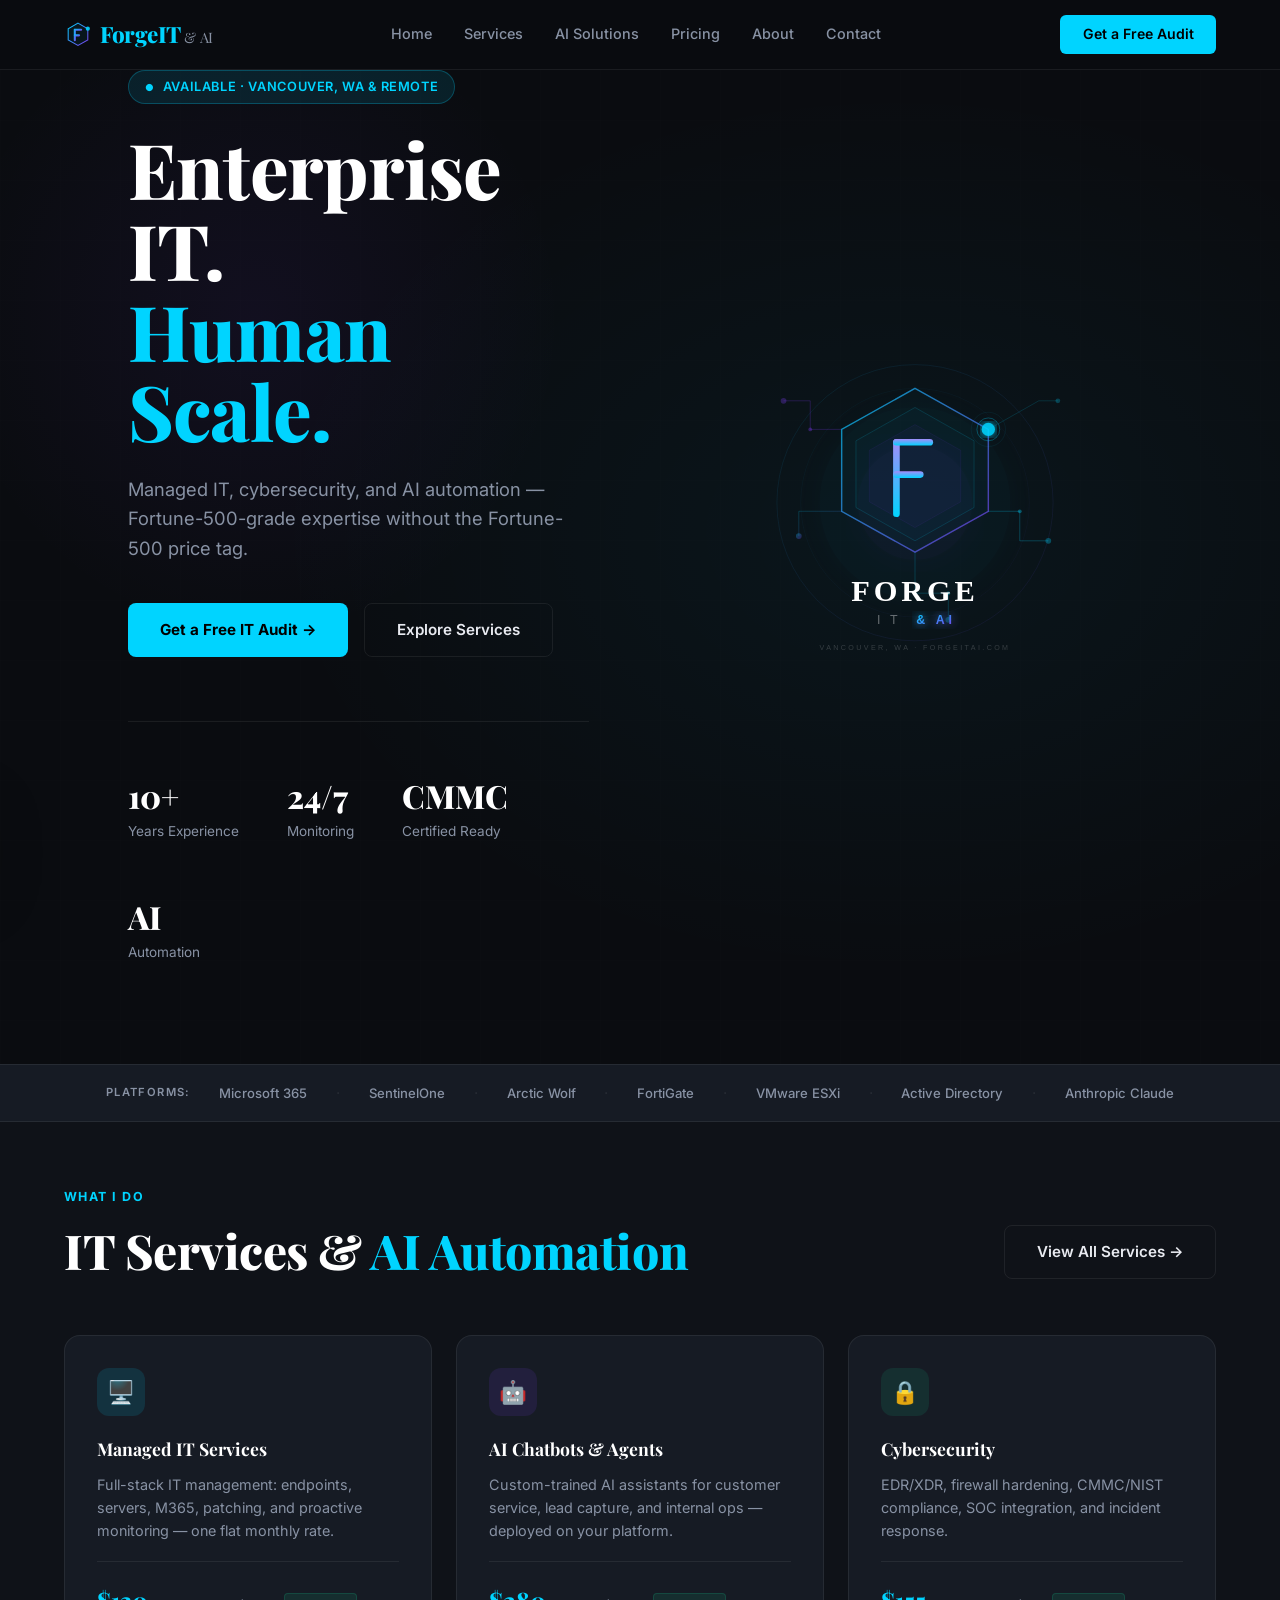
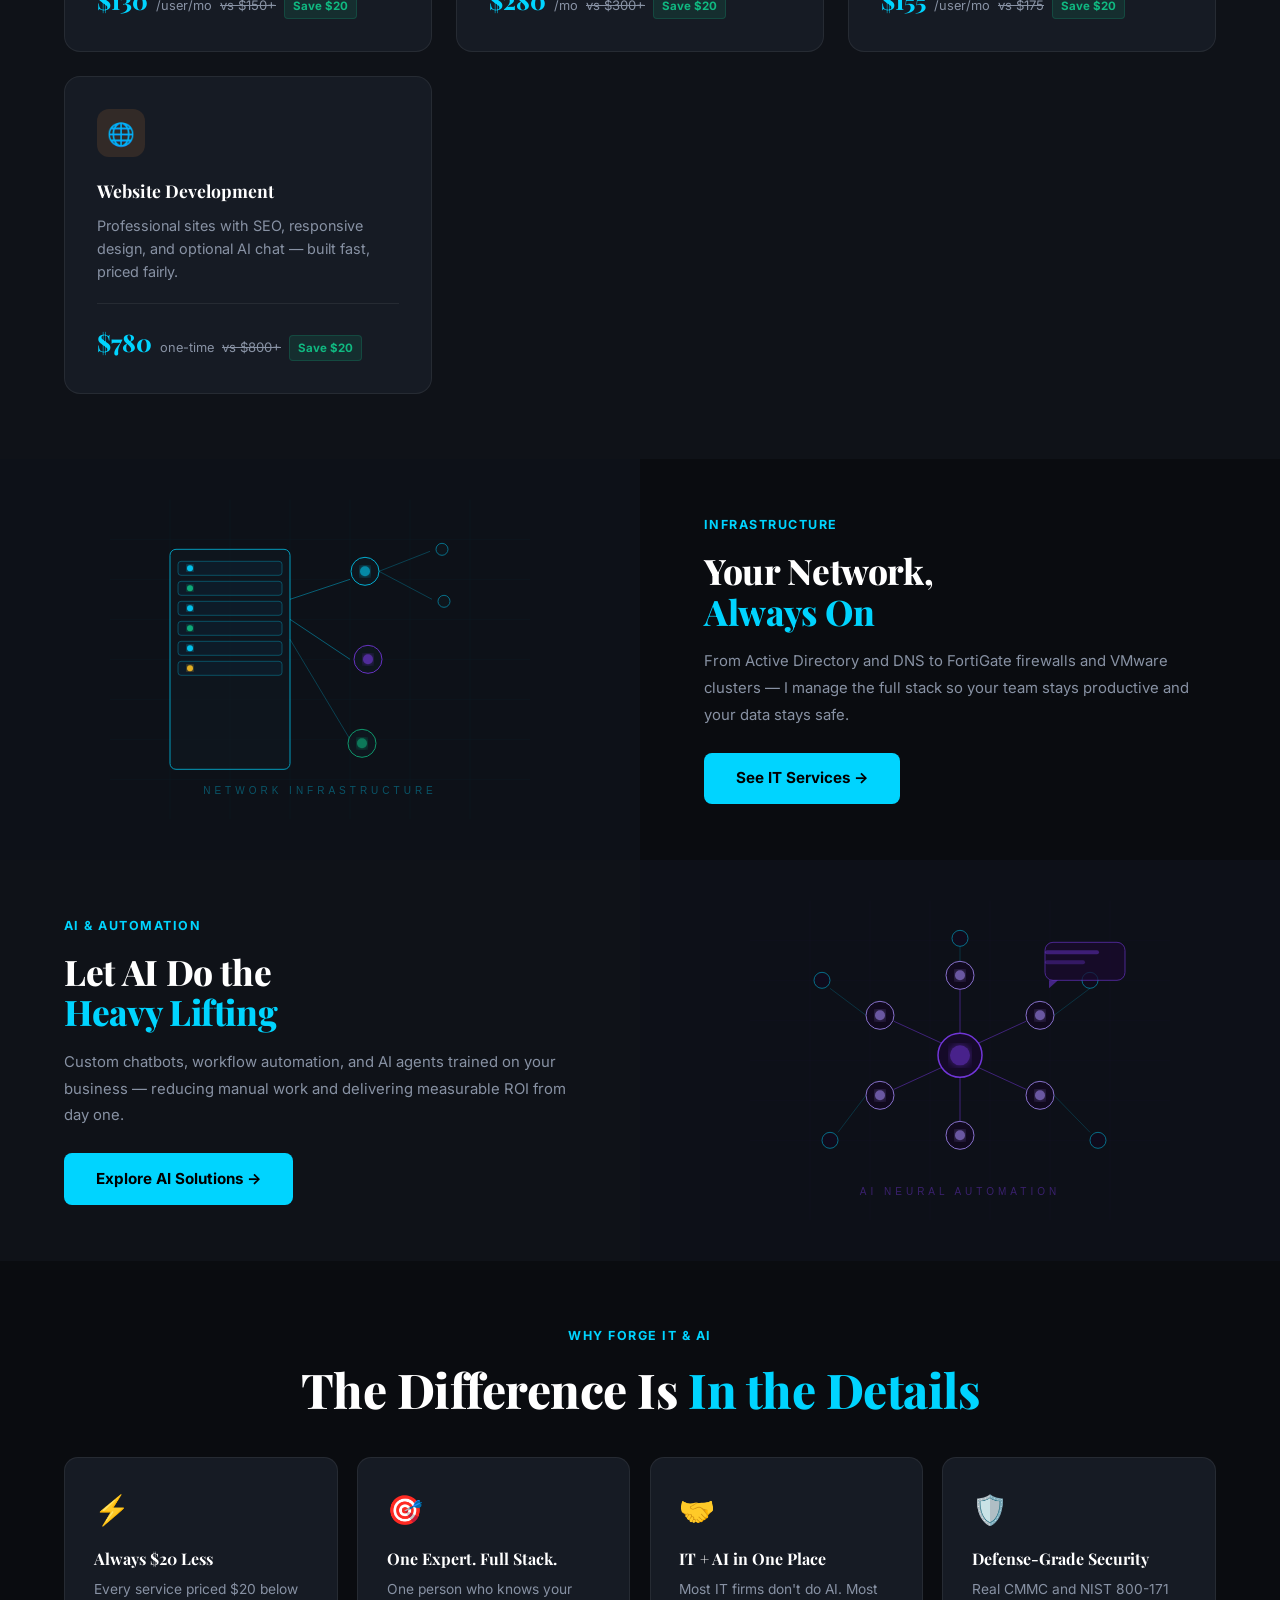
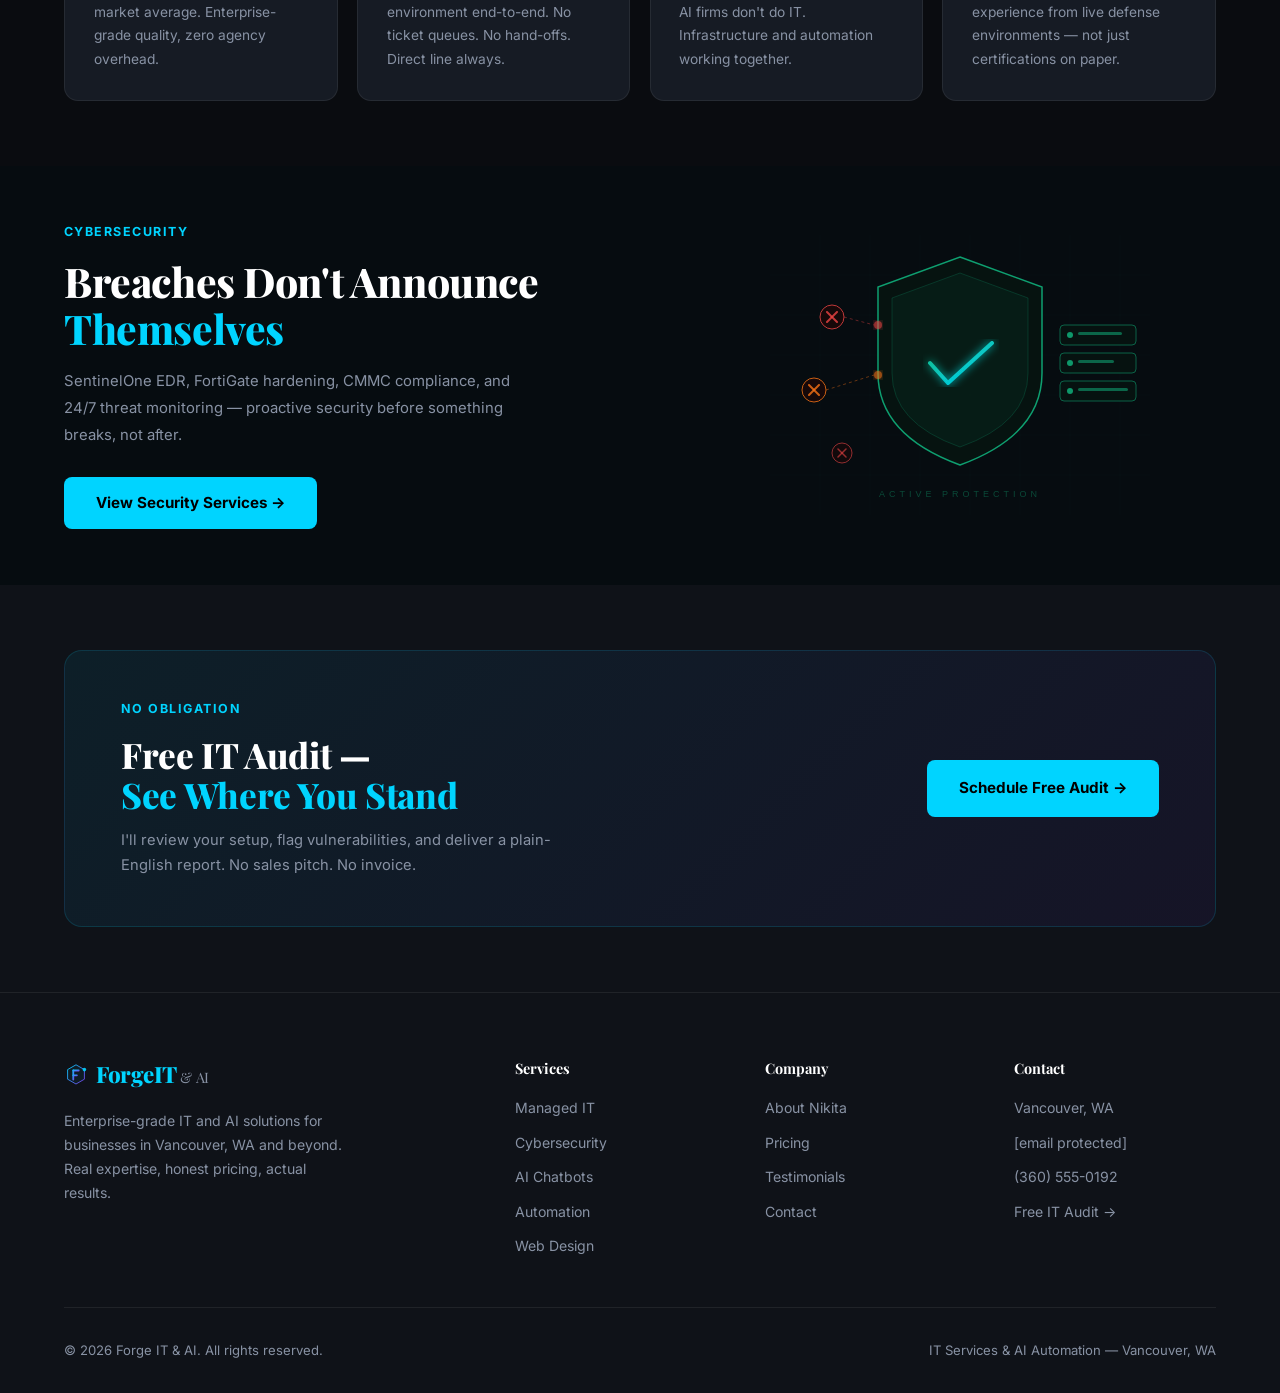
<file: index1.html>
<!DOCTYPE html>
<html lang="en">
<head>
<meta charset="UTF-8">
<meta name="viewport" content="width=device-width, initial-scale=1.0">
<title>Forge IT & AI | IT & AI Services — Vancouver, WA</title>
<link href="https://fonts.googleapis.com/css2?family=Playfair+Display:wght@600;700;800&family=Inter:wght@300;400;500;600;700&display=swap" rel="stylesheet">
<style>
  :root {
    --bg: #0a0c10;
    --bg2: #0f1218;
    --bg3: #141820;
    --card: #161b24;
    --border: rgba(255,255,255,0.07);
    --accent: #00d4ff;
    --accent2: #7c3aed;
    --accent3: #10b981;
    --text: #e8eaf0;
    --muted: #8892a4;
    --white: #ffffff;
    --glow: 0 0 40px rgba(0,212,255,0.15);
  }
  *, *::before, *::after { box-sizing: border-box; margin: 0; padding: 0; }
  html { scroll-behavior: smooth; }
  body { background: var(--bg); color: var(--text); font-family: 'Inter', sans-serif; font-size: 15.5px; line-height: 1.6; overflow-x: hidden; }

  /* ── NAV ── */
  nav {
    position: fixed; top: 0; left: 0; right: 0; z-index: 1000;
    display: flex; align-items: center; justify-content: space-between;
    padding: 0 5vw; height: 70px;
    background: rgba(10,12,16,0.85); backdrop-filter: blur(16px);
    border-bottom: 1px solid var(--border);
    transition: all 0.3s;
  }
  .logo { font-family: 'Playfair Display', serif; font-weight: 800; font-size: 1.4rem; color: var(--white); text-decoration: none; letter-spacing: -0.02em; }
  .logo span { color: var(--accent); }
  .nav-links { display: flex; gap: 2rem; list-style: none; }
  .nav-links a { color: var(--muted); text-decoration: none; font-size: 0.9rem; font-weight: 500; transition: color 0.2s; }
  .nav-links a:hover { color: var(--accent); }
  .nav-cta { background: var(--accent); color: #000; padding: 0.5rem 1.4rem; border-radius: 6px; font-weight: 600; font-size: 0.88rem; text-decoration: none; transition: all 0.2s; }
  .nav-cta:hover { background: #fff; transform: translateY(-1px); }
  .hamburger { display: none; flex-direction: column; gap: 5px; cursor: pointer; }
  .hamburger span { width: 24px; height: 2px; background: var(--text); border-radius: 2px; transition: all 0.3s; }

  /* ── SECTIONS ── */
  section { padding: 100px 5vw; }
  .page { display: none; }
  .page.active { display: block; }

  /* ── HERO ── */
  #home { min-height: 100vh; display: flex; flex-direction: column; justify-content: center; padding-top: 120px; position: relative; overflow: hidden; }
  .hero-bg {
    position: absolute; inset: 0; z-index: 0;
    background: radial-gradient(ellipse 80% 60% at 60% 20%, rgba(0,212,255,0.07) 0%, transparent 70%),
                radial-gradient(ellipse 50% 40% at 10% 80%, rgba(124,58,237,0.08) 0%, transparent 60%);
  }
  .grid-overlay {
    position: absolute; inset: 0; z-index: 0;
    background-image: linear-gradient(rgba(255,255,255,0.02) 1px, transparent 1px),
                      linear-gradient(90deg, rgba(255,255,255,0.02) 1px, transparent 1px);
    background-size: 60px 60px;
  }
  .hero-content { position: relative; z-index: 1; max-width: 780px; }
  .hero-badge {
    display: inline-flex; align-items: center; gap: 8px;
    background: rgba(0,212,255,0.1); border: 1px solid rgba(0,212,255,0.25);
    color: var(--accent); padding: 6px 16px; border-radius: 100px;
    font-size: 0.8rem; font-weight: 600; letter-spacing: 0.05em;
    text-transform: uppercase; margin-bottom: 1.5rem;
    animation: fadeUp 0.6s ease both;
  }
  .hero-badge::before { content: '●'; font-size: 0.6rem; animation: pulse 2s infinite; }
  @keyframes pulse { 0%,100%{opacity:1}50%{opacity:0.3} }
  h1.hero-title {
    font-family: 'Playfair Display', serif; font-weight: 800;
    font-size: clamp(2.8rem, 6vw, 5.5rem); line-height: 1.05;
    color: var(--white); letter-spacing: -0.01em;
    animation: fadeUp 0.6s 0.1s ease both;
  }
  h1.hero-title .line2 { color: var(--accent); }
  .hero-sub {
    font-size: 1.15rem; color: var(--muted); max-width: 540px;
    margin: 1.5rem 0 2.5rem;
    animation: fadeUp 0.6s 0.2s ease both;
  }
  .hero-btns { display: flex; gap: 1rem; flex-wrap: wrap; animation: fadeUp 0.6s 0.3s ease both; }
  .btn-primary { background: var(--accent); color: #000; padding: 0.85rem 2rem; border-radius: 8px; font-weight: 700; font-size: 0.95rem; text-decoration: none; transition: all 0.25s; display: inline-flex; align-items: center; gap: 8px; }
  .btn-primary:hover { transform: translateY(-2px); box-shadow: 0 8px 30px rgba(0,212,255,0.35); }
  .btn-outline { border: 1.5px solid var(--border); color: var(--text); padding: 0.85rem 2rem; border-radius: 8px; font-weight: 600; font-size: 0.95rem; text-decoration: none; transition: all 0.25s; }
  .btn-outline:hover { border-color: var(--accent); color: var(--accent); }
  .hero-stats { display: flex; gap: 3rem; margin-top: 4rem; padding-top: 3rem; border-top: 1px solid var(--border); animation: fadeUp 0.6s 0.4s ease both; flex-wrap: wrap; }
  .stat-item h3 { font-family: 'Playfair Display', serif; font-size: 2rem; font-weight: 800; color: var(--white); }
  .stat-item p { font-size: 0.85rem; color: var(--muted); }
  .hero-visual { position: absolute; right: -5vw; top: 50%; transform: translateY(-50%); width: 420px; opacity: 0.08; pointer-events: none; }

  @keyframes fadeUp { from{opacity:0;transform:translateY(24px)} to{opacity:1;transform:translateY(0)} }
  .reveal { opacity: 0; transform: translateY(40px); transition: opacity 0.7s ease, transform 0.7s ease; }
  .reveal.visible { opacity: 1; transform: translateY(0); }

  /* ── SECTIONS COMMON ── */
  .section-label { font-size: 0.78rem; font-weight: 700; letter-spacing: 0.12em; text-transform: uppercase; color: var(--accent); margin-bottom: 1rem; }
  h2.section-title { font-family: 'Playfair Display', serif; font-weight: 800; font-size: clamp(2rem,4vw,3rem); color: var(--white); letter-spacing: -0.01em; line-height: 1.15; }
  h2.section-title span { color: var(--accent); }
  .section-sub { font-size: 1.05rem; color: var(--muted); max-width: 560px; margin-top: 1rem; }

  /* ── SERVICES ── */
  #services { background: var(--bg2); }
  .services-grid { display: grid; grid-template-columns: repeat(auto-fill, minmax(300px, 1fr)); gap: 1.5rem; margin-top: 3.5rem; }
  .service-card {
    background: var(--card); border: 1px solid var(--border); border-radius: 16px;
    padding: 2rem; position: relative; overflow: hidden;
    transition: all 0.3s; cursor: pointer;
  }
  .service-card::before {
    content: ''; position: absolute; inset: 0; opacity: 0;
    background: radial-gradient(circle at 50% 0%, rgba(0,212,255,0.08), transparent 70%);
    transition: opacity 0.3s;
  }
  .service-card:hover::before { opacity: 1; }
  .service-card:hover { border-color: rgba(0,212,255,0.3); transform: translateY(-4px); box-shadow: var(--glow); }
  .service-icon { width: 48px; height: 48px; border-radius: 12px; display: flex; align-items: center; justify-content: center; margin-bottom: 1.2rem; font-size: 1.4rem; }
  .icon-blue { background: rgba(0,212,255,0.12); }
  .icon-purple { background: rgba(124,58,237,0.12); }
  .icon-green { background: rgba(16,185,129,0.12); }
  .icon-orange { background: rgba(251,146,60,0.12); }
  .service-card h3 { font-family: 'Playfair Display', serif; font-weight: 700; font-size: 1.1rem; color: var(--white); margin-bottom: 0.6rem; }
  .service-card p { font-size: 0.9rem; color: var(--muted); line-height: 1.6; }
  .service-price { margin-top: 1.2rem; padding-top: 1.2rem; border-top: 1px solid var(--border); display: flex; align-items: baseline; gap: 8px; }
  .price-amount { font-family: 'Playfair Display', serif; font-weight: 800; font-size: 1.5rem; color: var(--accent); }
  .price-period { font-size: 0.8rem; color: var(--muted); }
  .price-old { font-size: 0.82rem; color: var(--muted); text-decoration: line-through; }
  .badge-save { background: rgba(16,185,129,0.12); color: var(--accent3); font-size: 0.72rem; font-weight: 700; padding: 3px 8px; border-radius: 4px; border: 1px solid rgba(16,185,129,0.2); }

  /* ── AI SECTION ── */
  #ai { background: var(--bg3); }
  .ai-grid { display: grid; grid-template-columns: 1fr 1fr; gap: 3rem; align-items: center; margin-top: 3rem; }
  .ai-features { display: flex; flex-direction: column; gap: 1.5rem; }
  .ai-feature { display: flex; gap: 1rem; align-items: flex-start; padding: 1.2rem; background: var(--card); border: 1px solid var(--border); border-radius: 12px; transition: all 0.3s; }
  .ai-feature:hover { border-color: rgba(124,58,237,0.4); transform: translateX(6px); }
  .ai-feature-icon { width: 40px; height: 40px; border-radius: 10px; background: rgba(124,58,237,0.12); display: flex; align-items: center; justify-content: center; flex-shrink: 0; font-size: 1.1rem; }
  .ai-feature-text h4 { font-family: 'Playfair Display', serif; font-weight: 700; color: var(--white); margin-bottom: 4px; font-size: 0.95rem; }
  .ai-feature-text p { font-size: 0.85rem; color: var(--muted); }
  .ai-visual-box {
    background: var(--card); border: 1px solid var(--border); border-radius: 20px;
    padding: 2rem; position: relative; overflow: hidden;
    min-height: 400px; display: flex; flex-direction: column; justify-content: space-between;
  }
  .ai-visual-box::after {
    content: ''; position: absolute; bottom: -60px; right: -60px;
    width: 200px; height: 200px; border-radius: 50%;
    background: radial-gradient(circle, rgba(124,58,237,0.3), transparent);
    pointer-events: none;
  }
  .chat-demo { display: flex; flex-direction: column; gap: 1rem; }
  .chat-msg { max-width: 80%; padding: 0.8rem 1rem; border-radius: 12px; font-size: 0.88rem; line-height: 1.5; }
  .chat-msg.user { background: rgba(0,212,255,0.12); border: 1px solid rgba(0,212,255,0.2); align-self: flex-end; color: var(--text); border-bottom-right-radius: 4px; }
  .chat-msg.bot { background: var(--bg3); border: 1px solid var(--border); align-self: flex-start; color: var(--text); border-bottom-left-radius: 4px; }
  .chat-msg.bot .bot-name { font-size: 0.72rem; color: var(--accent); font-weight: 700; margin-bottom: 4px; }
  .typing { display: flex; gap: 4px; align-items: center; padding: 0.8rem 1rem; background: var(--bg3); border: 1px solid var(--border); border-radius: 12px; border-bottom-left-radius: 4px; width: fit-content; }
  .dot { width: 7px; height: 7px; border-radius: 50%; background: var(--muted); animation: blink 1.4s infinite; }
  .dot:nth-child(2) { animation-delay: 0.2s; }
  .dot:nth-child(3) { animation-delay: 0.4s; }
  @keyframes blink { 0%,80%,100%{opacity:0.3}40%{opacity:1} }

  /* ── ABOUT ── */
  #about { background: var(--bg2); }
  .about-grid { display: grid; grid-template-columns: 1fr 1.2fr; gap: 4rem; align-items: center; margin-top: 3rem; }
  .about-photo-wrap { position: relative; }
  .about-photo {
    width: 100%; aspect-ratio: 4/5; background: var(--card);
    border-radius: 20px; border: 1px solid var(--border);
    overflow: hidden; position: relative; display: flex; align-items: center; justify-content: center;
  }
  .about-photo-placeholder { 
    width: 100%; height: 100%; 
    background: linear-gradient(135deg, rgba(0,212,255,0.05) 0%, rgba(124,58,237,0.08) 100%);
    display: flex; flex-direction: column; align-items: center; justify-content: center;
    gap: 1rem;
  }
  .avatar-circle { width: 120px; height: 120px; border-radius: 50%; background: linear-gradient(135deg, var(--accent), var(--accent2)); display: flex; align-items: center; justify-content: center; font-family: 'Playfair Display', serif; font-weight: 800; font-size: 2.5rem; color: #000; }
  .about-name-tag { text-align: center; }
  .about-name-tag h4 { font-family: 'Playfair Display', serif; color: var(--white); font-weight: 700; }
  .about-name-tag span { font-size: 0.85rem; color: var(--muted); }
  .badge-float {
    position: absolute; background: var(--card); border: 1px solid var(--border);
    border-radius: 10px; padding: 0.6rem 1rem; display: flex; align-items: center; gap: 8px;
    font-size: 0.82rem; white-space: nowrap;
  }
  .badge-float.b1 { bottom: -20px; left: -20px; }
  .badge-float.b2 { top: 20px; right: -20px; }
  .badge-float .dot-green { width: 8px; height: 8px; border-radius: 50%; background: var(--accent3); }
  .skills-cloud { display: flex; flex-wrap: wrap; gap: 0.5rem; margin-top: 1.5rem; }
  .skill-tag { background: var(--card); border: 1px solid var(--border); padding: 5px 12px; border-radius: 100px; font-size: 0.8rem; color: var(--muted); transition: all 0.2s; }
  .skill-tag:hover { border-color: var(--accent); color: var(--accent); }
  .about-certs { margin-top: 2rem; display: flex; gap: 1rem; flex-wrap: wrap; }
  .cert-badge { background: var(--card); border: 1px solid var(--border); padding: 0.6rem 1rem; border-radius: 8px; font-size: 0.8rem; color: var(--text); display: flex; align-items: center; gap: 6px; }
  .cert-icon { font-size: 1rem; }

  /* ── PRICING ── */
  #pricing { background: var(--bg); }
  .pricing-toggle { display: flex; align-items: center; gap: 1rem; margin: 2rem 0 3rem; }
  .toggle-label { font-size: 0.9rem; color: var(--muted); }
  .toggle-label.active { color: var(--white); font-weight: 600; }
  .toggle { width: 48px; height: 26px; background: var(--card); border: 1px solid var(--border); border-radius: 100px; position: relative; cursor: pointer; transition: background 0.3s; }
  .toggle.on { background: var(--accent); }
  .toggle-knob { width: 20px; height: 20px; background: #fff; border-radius: 50%; position: absolute; top: 2px; left: 3px; transition: left 0.3s; }
  .toggle.on .toggle-knob { left: 25px; }
  .pricing-grid { display: grid; grid-template-columns: repeat(3, 1fr); gap: 1.5rem; }
  .pricing-card {
    background: var(--card); border: 1px solid var(--border); border-radius: 20px;
    padding: 2.5rem 2rem; position: relative; transition: all 0.3s;
  }
  .pricing-card.featured {
    border-color: rgba(0,212,255,0.4);
    background: linear-gradient(135deg, rgba(0,212,255,0.04), var(--card));
  }
  .pricing-card:hover { transform: translateY(-6px); box-shadow: var(--glow); }
  .popular-tag { position: absolute; top: -12px; left: 50%; transform: translateX(-50%); background: var(--accent); color: #000; font-size: 0.72rem; font-weight: 700; padding: 4px 14px; border-radius: 100px; white-space: nowrap; }
  .pricing-card h3 { font-family: 'Playfair Display', serif; font-weight: 700; color: var(--white); margin-bottom: 0.4rem; }
  .pricing-card .desc { font-size: 0.87rem; color: var(--muted); margin-bottom: 1.5rem; }
  .price-display { display: flex; align-items: baseline; gap: 4px; margin-bottom: 1.5rem; }
  .price-display .dollar { font-size: 1.2rem; color: var(--accent); font-weight: 700; margin-top: 6px; }
  .price-display .num { font-family: 'Playfair Display', serif; font-size: 3rem; font-weight: 800; color: var(--white); line-height: 1; }
  .price-display .period { font-size: 0.85rem; color: var(--muted); }
  .pricing-features { list-style: none; display: flex; flex-direction: column; gap: 0.7rem; margin-bottom: 2rem; }
  .pricing-features li { display: flex; align-items: flex-start; gap: 8px; font-size: 0.88rem; color: var(--muted); }
  .pricing-features li .check { color: var(--accent3); flex-shrink: 0; }
  .pricing-features li .x { color: #ef4444; flex-shrink: 0; }
  .btn-plan { display: block; text-align: center; padding: 0.85rem; border-radius: 8px; font-weight: 700; font-size: 0.9rem; text-decoration: none; transition: all 0.25s; }
  .btn-plan.primary { background: var(--accent); color: #000; }
  .btn-plan.primary:hover { box-shadow: 0 6px 24px rgba(0,212,255,0.35); transform: translateY(-2px); }
  .btn-plan.outline { border: 1.5px solid var(--border); color: var(--text); }
  .btn-plan.outline:hover { border-color: var(--accent); color: var(--accent); }

  /* ── PROCESS ── */
  #process { background: var(--bg2); }
  .process-steps { display: grid; grid-template-columns: repeat(4, 1fr); gap: 1px; margin-top: 3.5rem; position: relative; }
  .process-steps::before { content: ''; position: absolute; top: 40px; left: 10%; right: 10%; height: 1px; background: linear-gradient(90deg, transparent, var(--border), var(--border), transparent); }
  .step-card { padding: 2rem 1.5rem; text-align: center; position: relative; }
  .step-num { width: 64px; height: 64px; border-radius: 50%; border: 1px solid var(--border); background: var(--card); display: flex; align-items: center; justify-content: center; margin: 0 auto 1.2rem; font-family: 'Playfair Display', serif; font-weight: 800; font-size: 1.2rem; color: var(--accent); position: relative; z-index: 1; }
  .step-card h4 { font-family: 'Playfair Display', serif; font-weight: 700; color: var(--white); margin-bottom: 0.5rem; }
  .step-card p { font-size: 0.85rem; color: var(--muted); }

  /* ── TESTIMONIALS ── */
  #testimonials { background: var(--bg3); }
  .testi-grid { display: grid; grid-template-columns: repeat(3, 1fr); gap: 1.5rem; margin-top: 3rem; }
  .testi-card { background: var(--card); border: 1px solid var(--border); border-radius: 16px; padding: 1.8rem; position: relative; }
  .testi-card::before { content: '"'; font-family: 'Playfair Display', serif; font-size: 5rem; color: rgba(0,212,255,0.08); position: absolute; top: 0; left: 1.5rem; line-height: 1; }
  .stars { color: #fbbf24; font-size: 0.9rem; margin-bottom: 1rem; }
  .testi-card p { font-size: 0.9rem; color: var(--muted); line-height: 1.7; margin-bottom: 1.5rem; font-style: italic; }
  .testi-author { display: flex; align-items: center; gap: 12px; }
  .author-avatar { width: 40px; height: 40px; border-radius: 50%; display: flex; align-items: center; justify-content: center; font-weight: 700; font-size: 0.85rem; }
  .av1 { background: rgba(0,212,255,0.15); color: var(--accent); }
  .av2 { background: rgba(124,58,237,0.15); color: #a78bfa; }
  .av3 { background: rgba(16,185,129,0.15); color: var(--accent3); }
  .author-info span { display: block; }
  .author-name { font-weight: 600; color: var(--white); font-size: 0.9rem; }
  .author-title { font-size: 0.78rem; color: var(--muted); }

  /* ── CONTACT ── */
  #contact { background: var(--bg); }
  .contact-grid { display: grid; grid-template-columns: 1fr 1fr; gap: 4rem; margin-top: 3rem; }
  .contact-info { display: flex; flex-direction: column; gap: 1.5rem; }
  .contact-item { display: flex; gap: 1rem; align-items: flex-start; }
  .contact-icon { width: 44px; height: 44px; border-radius: 10px; background: var(--card); border: 1px solid var(--border); display: flex; align-items: center; justify-content: center; font-size: 1.1rem; flex-shrink: 0; }
  .contact-item h4 { font-weight: 600; color: var(--white); font-size: 0.9rem; margin-bottom: 2px; }
  .contact-item p { font-size: 0.88rem; color: var(--muted); }
  .contact-form { display: flex; flex-direction: column; gap: 1rem; }
  .form-row { display: grid; grid-template-columns: 1fr 1fr; gap: 1rem; }
  .form-group { display: flex; flex-direction: column; gap: 6px; }
  .form-group label { font-size: 0.82rem; color: var(--muted); font-weight: 500; }
  .form-group input, .form-group textarea, .form-group select {
    background: var(--card); border: 1px solid var(--border); border-radius: 8px;
    padding: 0.75rem 1rem; color: var(--text); font-family: 'Inter', sans-serif; font-size: 0.9rem;
    transition: border-color 0.2s; outline: none; resize: vertical;
  }
  .form-group input:focus, .form-group textarea:focus, .form-group select:focus { border-color: var(--accent); }
  .form-group textarea { min-height: 120px; }
  .form-group select option { background: var(--bg2); }
  .submit-btn {
    background: var(--accent); color: #000; border: none; padding: 0.9rem; border-radius: 8px;
    font-weight: 700; font-size: 0.95rem; cursor: pointer; transition: all 0.25s;
    font-family: 'Inter', sans-serif;
  }
  .submit-btn:hover { box-shadow: 0 6px 24px rgba(0,212,255,0.35); transform: translateY(-2px); }

  /* ── FOOTER ── */
  footer {
    background: var(--bg2); border-top: 1px solid var(--border);
    padding: 4rem 5vw 2rem;
  }
  .footer-grid { display: grid; grid-template-columns: 2fr 1fr 1fr 1fr; gap: 3rem; margin-bottom: 3rem; }
  .footer-brand p { font-size: 0.88rem; color: var(--muted); margin-top: 1rem; max-width: 280px; line-height: 1.7; }
  .footer-col h5 { font-family: 'Playfair Display', serif; font-weight: 700; color: var(--white); margin-bottom: 1rem; font-size: 0.9rem; }
  .footer-col ul { list-style: none; display: flex; flex-direction: column; gap: 0.6rem; }
  .footer-col ul a { color: var(--muted); text-decoration: none; font-size: 0.88rem; transition: color 0.2s; }
  .footer-col ul a:hover { color: var(--accent); }
  .footer-bottom { padding-top: 2rem; border-top: 1px solid var(--border); display: flex; justify-content: space-between; align-items: center; flex-wrap: wrap; gap: 1rem; }
  .footer-bottom p { font-size: 0.82rem; color: var(--muted); }

  /* ── SCROLL ANIMATION ── */
  .reveal { opacity: 0; transform: translateY(30px); transition: opacity 0.6s ease, transform 0.6s ease; }
  .reveal.visible { opacity: 1; transform: translateY(0); }
  .reveal-left { opacity: 0; transform: translateX(-30px); transition: opacity 0.7s ease, transform 0.7s ease; }
  .reveal-left.visible { opacity: 1; transform: translateX(0); }
  .reveal-right { opacity: 0; transform: translateX(30px); transition: opacity 0.7s ease, transform 0.7s ease; }
  .reveal-right.visible { opacity: 1; transform: translateX(0); }

  /* ── MOBILE ── */
  @media (max-width: 900px) {
    .nav-links, .nav-cta { display: none; }
    .hamburger { display: flex; }
    .pricing-grid { grid-template-columns: 1fr; max-width: 400px; margin: 0 auto; }
    .process-steps { grid-template-columns: repeat(2, 1fr); }
    .testi-grid { grid-template-columns: 1fr; }
    .ai-grid, .about-grid, .contact-grid { grid-template-columns: 1fr; }
    .about-photo-wrap { max-width: 320px; margin: 0 auto; }
    .footer-grid { grid-template-columns: 1fr 1fr; }
    .form-row { grid-template-columns: 1fr; }
    .hero-stats { gap: 2rem; }
    .process-steps::before { display: none; }
  }
  @media (max-width: 600px) {
    section { padding: 70px 5vw; }
    .services-grid { grid-template-columns: 1fr; }
    .footer-grid { grid-template-columns: 1fr; }
    .process-steps { grid-template-columns: 1fr; }
  }

  /* ── MOBILE MENU ── */
  .mobile-menu {
    display: none; position: fixed; inset: 70px 0 0; z-index: 999;
    background: rgba(10,12,16,0.97); backdrop-filter: blur(20px);
    padding: 2rem 5vw; flex-direction: column; gap: 1.5rem;
  }
  .mobile-menu.open { display: flex; }
  .mobile-menu a { color: var(--text); text-decoration: none; font-size: 1.2rem; font-weight: 500; padding: 0.5rem 0; border-bottom: 1px solid var(--border); }

  /* Floating elements animation */
  @keyframes floatY { 0%,100%{transform:translateY(0)} 50%{transform:translateY(-12px)} }
  .float { animation: floatY 4s ease-in-out infinite; }
  .float2 { animation: floatY 5s 1s ease-in-out infinite; }

  /* ── CIRCUIT LINES ── */
  .circuit { position: absolute; pointer-events: none; opacity: 0.04; }

  /* notification popup */
  .notif-popup {
    position: fixed; bottom: 30px; left: 30px; z-index: 9999;
    background: var(--card); border: 1px solid var(--border); border-radius: 14px;
    padding: 1rem 1.2rem; display: flex; align-items: center; gap: 12px;
    max-width: 280px; transform: translateX(-120%); transition: transform 0.5s ease;
    box-shadow: 0 20px 60px rgba(0,0,0,0.4);
  }
  .notif-popup.show { transform: translateX(0); }
  .notif-av { width: 36px; height: 36px; border-radius: 50%; background: rgba(16,185,129,0.15); display: flex; align-items: center; justify-content: center; font-size: 1rem; flex-shrink: 0; }
  .notif-text span { display: block; }
  .notif-title { font-weight: 600; color: var(--white); font-size: 0.85rem; }
  .notif-sub { font-size: 0.75rem; color: var(--muted); }
  .notif-dot { width: 8px; height: 8px; border-radius: 50%; background: var(--accent3); position: absolute; top: 12px; right: 12px; }
</style>
</head>
<body>

<!-- NAV -->
<nav id="navbar">
  <a href="#home" class="logo" data-nav="home" style="display:flex;align-items:center;gap:8px;text-decoration:none;">
    <svg viewBox="0 0 40 40" width="28" height="28" xmlns="http://www.w3.org/2000/svg" style="flex-shrink:0;">
      <defs>
        <linearGradient id="ncg" x1="0" y1="0" x2="1" y2="1"><stop offset="0%" stop-color="#00d4ff"/><stop offset="100%" stop-color="#7c3aed"/></linearGradient>
      </defs>
      <polygon points="20,3 34,11 34,27 20,35 6,27 6,11" fill="rgba(0,212,255,0.06)" stroke="url(#ncg)" stroke-width="1.5"/>
      <rect x="14" y="11" width="3" height="18" rx="1.5" fill="url(#ncg)"/>
      <rect x="14" y="11" width="12" height="3" rx="1.5" fill="url(#ncg)"/>
      <rect x="14" y="19" width="9" height="3" rx="1.5" fill="url(#ncg)"/>
      <circle cx="34" cy="11" r="3" fill="#00d4ff" opacity="0.9"/>
    </svg>
    <span>Forge<span style="color:var(--accent)">IT</span> <span style="color:var(--muted);font-weight:400;font-size:0.9rem;">&amp; AI</span></span>
  </a>
  <ul class="nav-links">
    <li><a href="#" data-nav="home">Home</a></li>
    <li><a href="#" data-nav="services">Services</a></li>
    <li><a href="#" data-nav="ai">AI Solutions</a></li>
    <li><a href="#" data-nav="pricing">Pricing</a></li>
    <li><a href="#" data-nav="about">About</a></li>
    <li><a href="#" data-nav="contact">Contact</a></li>
  </ul>
  <a href="#" class="nav-cta" data-nav="contact">Get a Free Audit</a>
  <div class="hamburger" id="hamburgerBtn">
    <span></span><span></span><span></span>
  </div>
</nav>

<!-- MOBILE MENU -->
<div class="mobile-menu" id="mobileMenu">
  <a href="#" data-nav="home" data-mobile="1">🏠 Home</a>
  <a href="#" data-nav="services" data-mobile="1">⚙️ Services</a>
  <a href="#" data-nav="ai" data-mobile="1">🤖 AI Solutions</a>
  <a href="#" data-nav="pricing" data-mobile="1">💰 Pricing</a>
  <a href="#" data-nav="about" data-mobile="1">👤 About</a>
  <a href="#" data-nav="contact" data-mobile="1">📬 Contact</a>
</div>

<!-- ═══════════════ HOME PAGE ═══════════════ -->
<div id="page-home" class="page active">

  <!-- HERO -->
  <section id="home" style="min-height:100vh;display:grid;grid-template-columns:1fr 1fr;align-items:center;padding-top:70px;position:relative;overflow:hidden;gap:0;">

    <!-- BG effects -->
    <div class="grid-overlay" style="position:absolute;inset:0;z-index:0;opacity:0.3;"></div>
    <div style="position:absolute;inset:0;z-index:0;background:radial-gradient(ellipse 70% 60% at 70% 50%,rgba(0,212,255,0.05) 0%,transparent 70%),radial-gradient(ellipse 40% 50% at 20% 30%,rgba(124,58,237,0.07) 0%,transparent 60%);pointer-events:none;"></div>

    <!-- LEFT: text content -->
    <div style="position:relative;z-index:1;padding:0 4vw 0 5vw;">
      <div class="hero-badge" style="animation:fadeUp 0.5s ease both;">Available · Vancouver, WA &amp; Remote</div>
      <h1 class="hero-title" style="animation:fadeUp 0.5s 0.1s ease both;">Enterprise IT.<br><span class="line2">Human Scale.</span></h1>
      <p class="hero-sub" style="animation:fadeUp 0.5s 0.2s ease both;">Managed IT, cybersecurity, and AI automation — Fortune-500-grade expertise without the Fortune-500 price tag.</p>
      <div class="hero-btns" style="animation:fadeUp 0.5s 0.3s ease both;">
        <a href="#" class="btn-primary" data-nav="contact">Get a Free IT Audit →</a>
        <a href="#" class="btn-outline" data-nav="services">Explore Services</a>
      </div>
      <div class="hero-stats" style="animation:fadeUp 0.5s 0.4s ease both;">
        <div class="stat-item"><h3>10+</h3><p>Years Experience</p></div>
        <div class="stat-item"><h3>24/7</h3><p>Monitoring</p></div>
        <div class="stat-item"><h3>CMMC</h3><p>Certified Ready</p></div>
        <div class="stat-item"><h3>AI</h3><p>Automation</p></div>
      </div>
    </div>

    <!-- RIGHT: animated logo mark -->
    <div style="position:relative;z-index:1;display:flex;align-items:center;justify-content:center;padding:0 4vw 0 2vw;animation:fadeUp 0.7s 0.3s ease both;">
      <svg viewBox="0 0 420 420" style="width:min(400px,90%);height:auto;" xmlns="http://www.w3.org/2000/svg">
        <defs>
          <linearGradient id="hcg" x1="0" y1="0" x2="1" y2="1">
            <stop offset="0%" stop-color="#00d4ff"/>
            <stop offset="100%" stop-color="#7c3aed"/>
          </linearGradient>
          <linearGradient id="hcg2" x1="0" y1="1" x2="0" y2="0">
            <stop offset="0%" stop-color="#00d4ff"/>
            <stop offset="100%" stop-color="#a78bfa"/>
          </linearGradient>
          <filter id="hgf">
            <feGaussianBlur stdDeviation="5" result="b"/>
            <feMerge><feMergeNode in="b"/><feMergeNode in="SourceGraphic"/></feMerge>
          </filter>
          <filter id="hgf2">
            <feGaussianBlur stdDeviation="18" result="b"/>
            <feMerge><feMergeNode in="b"/><feMergeNode in="SourceGraphic"/></feMerge>
          </filter>
        </defs>

        <!-- outer glow ring -->
        <circle cx="210" cy="195" r="145" fill="none" stroke="url(#hcg)" stroke-width="0.6" opacity="0.15"/>
        <circle cx="210" cy="195" r="120" fill="none" stroke="url(#hcg)" stroke-width="0.4" opacity="0.1"/>

        <!-- ambient glow -->
        <ellipse cx="210" cy="195" rx="100" ry="100" fill="#00d4ff" opacity="0.025" filter="url(#hgf2)"/>
        <ellipse cx="210" cy="195" rx="60" ry="60" fill="#7c3aed" opacity="0.04" filter="url(#hgf2)"/>

        <!-- main hexagon -->
        <polygon points="210,75 287,118 287,204 210,247 133,204 133,118"
          fill="rgba(0,212,255,0.03)" stroke="url(#hcg)" stroke-width="1.5" opacity="0.7"/>
        <!-- inner hex -->
        <polygon points="210,95 272,130 272,200 210,235 148,200 148,130"
          fill="rgba(0,212,255,0.02)" stroke="rgba(0,212,255,0.2)" stroke-width="0.8"/>
        <!-- inner hex 2 -->
        <polygon points="210,113 258,140 258,194 210,221 162,194 162,140"
          fill="rgba(124,58,237,0.04)" stroke="rgba(124,58,237,0.15)" stroke-width="0.6"/>

        <!-- F letterform — large, centered in hex -->
        <rect x="187" y="128" width="7" height="82" rx="3.5" fill="url(#hcg2)"/>
        <rect x="187" y="128" width="42" height="7" rx="3.5" fill="url(#hcg2)"/>
        <rect x="187" y="162" width="32" height="7" rx="3.5" fill="url(#hcg2)"/>

        <!-- spark at top-right vertex -->
        <circle cx="287" cy="118" r="7" fill="#00d4ff" filter="url(#hgf)" opacity="0.9"/>
        <circle cx="287" cy="118" r="12" fill="none" stroke="#00d4ff" stroke-width="1" opacity="0.3"/>
        <circle cx="287" cy="118" r="18" fill="none" stroke="#00d4ff" stroke-width="0.5" opacity="0.15"/>

        <!-- circuit traces from hex vertices -->
        <polyline points="287,204 320,204 320,235 350,235" fill="none" stroke="#00d4ff" stroke-width="1" opacity="0.25"/>
        <circle cx="350" cy="235" r="3" fill="#00d4ff" opacity="0.3"/>
        <polyline points="133,118 100,118 100,88 72,88" fill="none" stroke="#7c3aed" stroke-width="1" opacity="0.25"/>
        <circle cx="72" cy="88" r="3" fill="#7c3aed" opacity="0.3"/>
        <polyline points="210,247 210,290 245,290 245,318" fill="none" stroke="#00d4ff" stroke-width="1" opacity="0.2"/>
        <circle cx="245" cy="318" r="3" fill="#00d4ff" opacity="0.25"/>
        <polyline points="133,204 88,204 88,230" fill="none" stroke="url(#hcg)" stroke-width="1" opacity="0.2"/>
        <circle cx="88" cy="230" r="3" fill="url(#hcg)" opacity="0.3"/>
        <polyline points="287,118 340,88 360,88" fill="none" stroke="#00d4ff" stroke-width="0.8" opacity="0.2"/>
        <circle cx="360" cy="88" r="2.5" fill="#00d4ff" opacity="0.25"/>

        <!-- small node dots on traces -->
        <circle cx="320" cy="204" r="2" fill="#00d4ff" opacity="0.35"/>
        <circle cx="100" cy="118" r="2" fill="#7c3aed" opacity="0.35"/>
        <circle cx="245" cy="290" r="2" fill="#00d4ff" opacity="0.3"/>

        <!-- FORGE IT & AI wordmark below hex -->
        <text x="210" y="298" text-anchor="middle"
          font-family="Georgia, 'Times New Roman', serif"
          font-size="32" font-weight="700"
          letter-spacing="4"
          fill="#ffffff">FORGE</text>
        <text x="186" y="322" text-anchor="middle"
          font-family="'Helvetica Neue', Arial, sans-serif"
          font-size="13" font-weight="300" letter-spacing="10"
          fill="rgba(255,255,255,0.38)">IT</text>
        <text x="232" y="322" text-anchor="middle"
          font-family="'Helvetica Neue', Arial, sans-serif"
          font-size="13" font-weight="600" letter-spacing="4"
          fill="url(#hcg)" filter="url(#hgf)">&amp; AI</text>

        <!-- thin rule under FORGE -->
        <line x1="118" y1="274" x2="302" y2="274" stroke="url(#hcg)" stroke-width="0.7" opacity="0.4"/>

        <!-- tagline -->
        <text x="210" y="350" text-anchor="middle"
          font-family="'Helvetica Neue', Arial, sans-serif"
          font-size="7.5" letter-spacing="2.5"
          fill="rgba(255,255,255,0.18)">VANCOUVER, WA  ·  FORGEITAI.COM</text>

        <!-- animated pulse ring on spark -->
        <circle cx="287" cy="118" r="22" fill="none" stroke="#00d4ff" stroke-width="0.8" opacity="0" style="animation:heroSpark 3s ease-out infinite;">
        </circle>
      </svg>
    </div>

  </section>

  <style>
    @keyframes heroSpark {
      0%   { r:12; opacity:0.5; }
      100% { r:40; opacity:0; }
    }
    @media (max-width: 768px) {
      #home { grid-template-columns: 1fr !important; }
      #home > div:last-child { display:none; }
    }
  </style>

  <!-- TRUST BAR -->
  <div style="background:var(--card);border-top:1px solid var(--border);border-bottom:1px solid var(--border);padding:16px 5vw;">
    <div style="display:flex;flex-wrap:wrap;gap:1rem 1.8rem;justify-content:center;align-items:center;">
      <span style="font-size:0.7rem;color:var(--muted);letter-spacing:0.12em;text-transform:uppercase;font-weight:600;">Platforms:</span>
      <span style="color:var(--muted);font-size:0.82rem;font-weight:500;">Microsoft 365</span><span style="color:var(--border);">·</span>
      <span style="color:var(--muted);font-size:0.82rem;font-weight:500;">SentinelOne</span><span style="color:var(--border);">·</span>
      <span style="color:var(--muted);font-size:0.82rem;font-weight:500;">Arctic Wolf</span><span style="color:var(--border);">·</span>
      <span style="color:var(--muted);font-size:0.82rem;font-weight:500;">FortiGate</span><span style="color:var(--border);">·</span>
      <span style="color:var(--muted);font-size:0.82rem;font-weight:500;">VMware ESXi</span><span style="color:var(--border);">·</span>
      <span style="color:var(--muted);font-size:0.82rem;font-weight:500;">Active Directory</span><span style="color:var(--border);">·</span>
      <span style="color:var(--muted);font-size:0.82rem;font-weight:500;">Anthropic Claude</span>
    </div>
  </div>

  <!-- SERVICES GRID -->
  <section style="background:var(--bg2);padding:65px 5vw;">
    <div class="reveal" style="display:flex;justify-content:space-between;align-items:flex-end;margin-bottom:2.5rem;flex-wrap:wrap;gap:1rem;">
      <div>
        <p class="section-label">What I Do</p>
        <h2 class="section-title">IT Services &amp; <span>AI Automation</span></h2>
      </div>
      <a href="#" class="btn-outline" data-nav="services" style="white-space:nowrap;">View All Services →</a>
    </div>
    <div class="services-grid">
      <div class="service-card reveal">
        <div class="service-icon icon-blue">🖥️</div>
        <h3>Managed IT Services</h3>
        <p>Full-stack IT management: endpoints, servers, M365, patching, and proactive monitoring — one flat monthly rate.</p>
        <div class="service-price"><span class="price-amount">$130</span><span class="price-period">/user/mo</span><span class="price-old">vs $150+</span><span class="badge-save">Save $20</span></div>
      </div>
      <div class="service-card reveal">
        <div class="service-icon icon-purple">🤖</div>
        <h3>AI Chatbots &amp; Agents</h3>
        <p>Custom-trained AI assistants for customer service, lead capture, and internal ops — deployed on your platform.</p>
        <div class="service-price"><span class="price-amount">$280</span><span class="price-period">/mo</span><span class="price-old">vs $300+</span><span class="badge-save">Save $20</span></div>
      </div>
      <div class="service-card reveal">
        <div class="service-icon icon-green">🔒</div>
        <h3>Cybersecurity</h3>
        <p>EDR/XDR, firewall hardening, CMMC/NIST compliance, SOC integration, and incident response.</p>
        <div class="service-price"><span class="price-amount">$155</span><span class="price-period">/user/mo</span><span class="price-old">vs $175</span><span class="badge-save">Save $20</span></div>
      </div>
      <div class="service-card reveal">
        <div class="service-icon icon-orange">🌐</div>
        <h3>Website Development</h3>
        <p>Professional sites with SEO, responsive design, and optional AI chat — built fast, priced fairly.</p>
        <div class="service-price"><span class="price-amount">$780</span><span class="price-period">one-time</span><span class="price-old">vs $800+</span><span class="badge-save">Save $20</span></div>
      </div>
    </div>
  </section>

  <!-- SPLIT: IT Infrastructure -->
  <div style="display:grid;grid-template-columns:1fr 1fr;min-height:400px;" class="home-split">
    <div style="background:#0d1118;display:flex;align-items:center;justify-content:center;min-height:300px;position:relative;overflow:hidden;">
      <svg viewBox="0 0 420 320" style="width:90%;height:90%;max-width:420px;" xmlns="http://www.w3.org/2000/svg">
        <defs>
          <linearGradient id="itg" x1="0" y1="0" x2="1" y2="1"><stop offset="0%" stop-color="#00d4ff" stop-opacity="0.9"/><stop offset="100%" stop-color="#0066aa" stop-opacity="0.7"/></linearGradient>
          <filter id="itglow"><feGaussianBlur stdDeviation="3" result="b"/><feMerge><feMergeNode in="b"/><feMergeNode in="SourceGraphic"/></feMerge></filter>
        </defs>
        <!-- grid lines bg -->
        <g opacity="0.04" stroke="#00d4ff" stroke-width="0.5">
          <line x1="0" y1="40" x2="420" y2="40"/><line x1="0" y1="80" x2="420" y2="80"/>
          <line x1="0" y1="120" x2="420" y2="120"/><line x1="0" y1="160" x2="420" y2="160"/>
          <line x1="0" y1="200" x2="420" y2="200"/><line x1="0" y1="240" x2="420" y2="240"/>
          <line x1="0" y1="280" x2="420" y2="280"/>
          <line x1="60" y1="0" x2="60" y2="320"/><line x1="120" y1="0" x2="120" y2="320"/>
          <line x1="180" y1="0" x2="180" y2="320"/><line x1="240" y1="0" x2="240" y2="320"/>
          <line x1="300" y1="0" x2="300" y2="320"/><line x1="360" y1="0" x2="360" y2="320"/>
        </g>
        <!-- Server rack -->
        <rect x="60" y="50" width="120" height="220" rx="6" fill="#0f1820" stroke="#00d4ff" stroke-width="1" opacity="0.7"/>
        <rect x="68" y="62" width="104" height="14" rx="3" fill="#0d2030" stroke="#00d4ff" stroke-width="0.5" opacity="0.6"/>
        <rect x="68" y="82" width="104" height="14" rx="3" fill="#0d2030" stroke="#00d4ff" stroke-width="0.5" opacity="0.6"/>
        <rect x="68" y="102" width="104" height="14" rx="3" fill="#0d2030" stroke="#00d4ff" stroke-width="0.5" opacity="0.6"/>
        <rect x="68" y="122" width="104" height="14" rx="3" fill="#0d2030" stroke="#00d4ff" stroke-width="0.5" opacity="0.6"/>
        <rect x="68" y="142" width="104" height="14" rx="3" fill="#0d2030" stroke="#00d4ff" stroke-width="0.5" opacity="0.6"/>
        <rect x="68" y="162" width="104" height="14" rx="3" fill="#0d2030" stroke="#00d4ff" stroke-width="0.5" opacity="0.6"/>
        <!-- LED status lights -->
        <circle cx="80" cy="69" r="3" fill="#00d4ff" filter="url(#itglow)" opacity="0.9"/>
        <circle cx="80" cy="89" r="3" fill="#10b981" filter="url(#itglow)" opacity="0.9"/>
        <circle cx="80" cy="109" r="3" fill="#00d4ff" filter="url(#itglow)" opacity="0.9"/>
        <circle cx="80" cy="129" r="3" fill="#10b981" filter="url(#itglow)" opacity="0.9"/>
        <circle cx="80" cy="149" r="3" fill="#00d4ff" filter="url(#itglow)" opacity="0.9"/>
        <circle cx="80" cy="169" r="3" fill="#fbbf24" filter="url(#itglow)" opacity="0.9"/>
        <!-- Network lines from server -->
        <line x1="180" y1="100" x2="240" y2="80" stroke="#00d4ff" stroke-width="1" opacity="0.4"/>
        <line x1="180" y1="120" x2="240" y2="160" stroke="#00d4ff" stroke-width="1" opacity="0.4"/>
        <line x1="180" y1="140" x2="240" y2="240" stroke="#00d4ff" stroke-width="0.8" opacity="0.3"/>
        <!-- Node circles -->
        <circle cx="255" cy="72" r="14" fill="#0f1820" stroke="#00d4ff" stroke-width="1" opacity="0.8"/>
        <circle cx="255" cy="72" r="5" fill="#00d4ff" opacity="0.6" filter="url(#itglow)"/>
        <circle cx="258" cy="160" r="14" fill="#0f1820" stroke="#7c3aed" stroke-width="1" opacity="0.8"/>
        <circle cx="258" cy="160" r="5" fill="#7c3aed" opacity="0.6" filter="url(#itglow)"/>
        <circle cx="252" cy="244" r="14" fill="#0f1820" stroke="#10b981" stroke-width="1" opacity="0.8"/>
        <circle cx="252" cy="244" r="5" fill="#10b981" opacity="0.6" filter="url(#itglow)"/>
        <!-- Secondary lines -->
        <line x1="269" y1="72" x2="320" y2="52" stroke="#00d4ff" stroke-width="0.8" opacity="0.3"/>
        <line x1="269" y1="72" x2="322" y2="100" stroke="#00d4ff" stroke-width="0.8" opacity="0.3"/>
        <circle cx="332" cy="50" r="6" fill="#0f1820" stroke="#00d4ff" stroke-width="0.8" opacity="0.6"/>
        <circle cx="334" cy="102" r="6" fill="#0f1820" stroke="#00d4ff" stroke-width="0.8" opacity="0.6"/>
        <!-- Label -->
        <text x="210" y="295" text-anchor="middle" font-family="'Helvetica Neue',Arial,sans-serif" font-size="10" letter-spacing="4" fill="rgba(0,212,255,0.35)">NETWORK INFRASTRUCTURE</text>
      </svg>
    </div>
    <div style="background:var(--bg);padding:3.5rem 4rem;display:flex;flex-direction:column;justify-content:center;" class="reveal-right">
      <p class="section-label">Infrastructure</p>
      <h2 class="section-title" style="font-size:clamp(1.5rem,2.8vw,2.2rem);">Your Network,<br><span>Always On</span></h2>
      <p style="color:var(--muted);margin:1rem 0 1.5rem;font-size:0.93rem;line-height:1.8;">From Active Directory and DNS to FortiGate firewalls and VMware clusters — I manage the full stack so your team stays productive and your data stays safe.</p>
      <a href="#" class="btn-primary" style="width:fit-content;" data-nav="services">See IT Services →</a>
    </div>
  </div>

  <!-- SPLIT: AI (reversed) -->
  <div style="display:grid;grid-template-columns:1fr 1fr;min-height:400px;" class="home-split">
    <div style="background:var(--bg2);padding:3.5rem 4rem;display:flex;flex-direction:column;justify-content:center;" class="reveal-left">
      <p class="section-label">AI &amp; Automation</p>
      <h2 class="section-title" style="font-size:clamp(1.5rem,2.8vw,2.2rem);">Let AI Do the<br><span>Heavy Lifting</span></h2>
      <p style="color:var(--muted);margin:1rem 0 1.5rem;font-size:0.93rem;line-height:1.8;">Custom chatbots, workflow automation, and AI agents trained on your business — reducing manual work and delivering measurable ROI from day one.</p>
      <a href="#" class="btn-primary" style="width:fit-content;" data-nav="ai">Explore AI Solutions →</a>
    </div>
    <div style="background:#0d1018;display:flex;align-items:center;justify-content:center;min-height:300px;position:relative;overflow:hidden;">
      <svg viewBox="0 0 420 320" style="width:90%;height:90%;max-width:420px;" xmlns="http://www.w3.org/2000/svg">
        <defs>
          <linearGradient id="aig" x1="0" y1="0" x2="1" y2="1"><stop offset="0%" stop-color="#7c3aed"/><stop offset="100%" stop-color="#a78bfa"/></linearGradient>
          <filter id="aiglow"><feGaussianBlur stdDeviation="4" result="b"/><feMerge><feMergeNode in="b"/><feMergeNode in="SourceGraphic"/></feMerge></filter>
        </defs>
        <!-- grid bg -->
        <g opacity="0.04" stroke="#7c3aed" stroke-width="0.5">
          <line x1="0" y1="40" x2="420" y2="40"/><line x1="0" y1="80" x2="420" y2="80"/>
          <line x1="0" y1="120" x2="420" y2="120"/><line x1="0" y1="160" x2="420" y2="160"/>
          <line x1="0" y1="200" x2="420" y2="200"/><line x1="0" y1="240" x2="420" y2="240"/>
          <line x1="60" y1="0" x2="60" y2="320"/><line x1="120" y1="0" x2="120" y2="320"/>
          <line x1="180" y1="0" x2="180" y2="320"/><line x1="240" y1="0" x2="240" y2="320"/>
          <line x1="300" y1="0" x2="300" y2="320"/><line x1="360" y1="0" x2="360" y2="320"/>
        </g>
        <!-- Brain/neural network nodes -->
        <!-- Central node -->
        <circle cx="210" cy="155" r="22" fill="#160a2a" stroke="#7c3aed" stroke-width="1.5" opacity="0.9"/>
        <circle cx="210" cy="155" r="10" fill="#7c3aed" opacity="0.5" filter="url(#aiglow)"/>
        <!-- Ring nodes -->
        <circle cx="210" cy="75" r="14" fill="#110820" stroke="#a78bfa" stroke-width="1" opacity="0.8"/>
        <circle cx="210" cy="75" r="5" fill="#a78bfa" opacity="0.6" filter="url(#aiglow)"/>
        <circle cx="290" cy="115" r="14" fill="#110820" stroke="#a78bfa" stroke-width="1" opacity="0.8"/>
        <circle cx="290" cy="115" r="5" fill="#a78bfa" opacity="0.6" filter="url(#aiglow)"/>
        <circle cx="290" cy="195" r="14" fill="#110820" stroke="#a78bfa" stroke-width="1" opacity="0.8"/>
        <circle cx="290" cy="195" r="5" fill="#a78bfa" opacity="0.6" filter="url(#aiglow)"/>
        <circle cx="210" cy="235" r="14" fill="#110820" stroke="#a78bfa" stroke-width="1" opacity="0.8"/>
        <circle cx="210" cy="235" r="5" fill="#a78bfa" opacity="0.6" filter="url(#aiglow)"/>
        <circle cx="130" cy="195" r="14" fill="#110820" stroke="#a78bfa" stroke-width="1" opacity="0.8"/>
        <circle cx="130" cy="195" r="5" fill="#a78bfa" opacity="0.6" filter="url(#aiglow)"/>
        <circle cx="130" cy="115" r="14" fill="#110820" stroke="#a78bfa" stroke-width="1" opacity="0.8"/>
        <circle cx="130" cy="115" r="5" fill="#a78bfa" opacity="0.6" filter="url(#aiglow)"/>
        <!-- Connection lines center to ring -->
        <line x1="210" y1="133" x2="210" y2="89" stroke="#7c3aed" stroke-width="1" opacity="0.45"/>
        <line x1="228" y1="143" x2="276" y2="121" stroke="#7c3aed" stroke-width="1" opacity="0.45"/>
        <line x1="228" y1="167" x2="276" y2="189" stroke="#7c3aed" stroke-width="1" opacity="0.45"/>
        <line x1="210" y1="177" x2="210" y2="221" stroke="#7c3aed" stroke-width="1" opacity="0.45"/>
        <line x1="192" y1="167" x2="144" y2="189" stroke="#7c3aed" stroke-width="1" opacity="0.45"/>
        <line x1="192" y1="143" x2="144" y2="121" stroke="#7c3aed" stroke-width="1" opacity="0.45"/>
        <!-- Outer ring nodes -->
        <circle cx="210" cy="38" r="8" fill="#110820" stroke="#00d4ff" stroke-width="0.8" opacity="0.6"/>
        <circle cx="340" cy="80" r="8" fill="#110820" stroke="#00d4ff" stroke-width="0.8" opacity="0.6"/>
        <circle cx="348" cy="240" r="8" fill="#110820" stroke="#00d4ff" stroke-width="0.8" opacity="0.6"/>
        <circle cx="80" cy="240" r="8" fill="#110820" stroke="#00d4ff" stroke-width="0.8" opacity="0.6"/>
        <circle cx="72" cy="80" r="8" fill="#110820" stroke="#00d4ff" stroke-width="0.8" opacity="0.6"/>
        <!-- Outer connections -->
        <line x1="210" y1="61" x2="210" y2="46" stroke="#00d4ff" stroke-width="0.7" opacity="0.25"/>
        <line x1="304" y1="115" x2="340" y2="88" stroke="#00d4ff" stroke-width="0.7" opacity="0.25"/>
        <line x1="304" y1="195" x2="340" y2="232" stroke="#00d4ff" stroke-width="0.7" opacity="0.25"/>
        <line x1="116" y1="195" x2="88" y2="232" stroke="#00d4ff" stroke-width="0.7" opacity="0.25"/>
        <line x1="116" y1="115" x2="80" y2="88" stroke="#00d4ff" stroke-width="0.7" opacity="0.25"/>
        <!-- Chat bubble hint -->
        <rect x="295" y="42" width="80" height="38" rx="8" fill="#1a0a30" stroke="#7c3aed" stroke-width="0.8" opacity="0.7"/>
        <rect x="295" y="50" width="54" height="4" rx="2" fill="#7c3aed" opacity="0.4"/>
        <rect x="295" y="60" width="40" height="4" rx="2" fill="#7c3aed" opacity="0.3"/>
        <polygon points="299,80 308,80 299,88" fill="#7c3aed" opacity="0.5"/>
        <!-- Label -->
        <text x="210" y="295" text-anchor="middle" font-family="'Helvetica Neue',Arial,sans-serif" font-size="10" letter-spacing="4" fill="rgba(124,58,237,0.4)">AI NEURAL AUTOMATION</text>
      </svg>
    </div>
  </div>

  <!-- WHY ME -->
  <section style="background:var(--bg);padding:65px 5vw;">
    <div class="reveal" style="text-align:center;margin-bottom:2.5rem;">
      <p class="section-label">Why Forge IT &amp; AI</p>
      <h2 class="section-title">The Difference Is <span>In the Details</span></h2>
    </div>
    <div style="display:grid;grid-template-columns:repeat(auto-fit,minmax(230px,1fr));gap:1.2rem;">
      <div class="reveal" style="background:var(--card);border:1px solid var(--border);border-radius:14px;padding:1.8rem;">
        <div style="font-size:1.8rem;margin-bottom:0.8rem;">⚡</div>
        <h4 style="font-family:'Playfair Display',serif;font-weight:700;color:var(--white);margin-bottom:0.4rem;font-size:1rem;">Always $20 Less</h4>
        <p style="font-size:0.86rem;color:var(--muted);line-height:1.7;">Every service priced $20 below market average. Enterprise-grade quality, zero agency overhead.</p>
      </div>
      <div class="reveal" style="background:var(--card);border:1px solid var(--border);border-radius:14px;padding:1.8rem;">
        <div style="font-size:1.8rem;margin-bottom:0.8rem;">🎯</div>
        <h4 style="font-family:'Playfair Display',serif;font-weight:700;color:var(--white);margin-bottom:0.4rem;font-size:1rem;">One Expert. Full Stack.</h4>
        <p style="font-size:0.86rem;color:var(--muted);line-height:1.7;">One person who knows your environment end-to-end. No ticket queues. No hand-offs. Direct line always.</p>
      </div>
      <div class="reveal" style="background:var(--card);border:1px solid var(--border);border-radius:14px;padding:1.8rem;">
        <div style="font-size:1.8rem;margin-bottom:0.8rem;">🤝</div>
        <h4 style="font-family:'Playfair Display',serif;font-weight:700;color:var(--white);margin-bottom:0.4rem;font-size:1rem;">IT + AI in One Place</h4>
        <p style="font-size:0.86rem;color:var(--muted);line-height:1.7;">Most IT firms don't do AI. Most AI firms don't do IT. Infrastructure and automation working together.</p>
      </div>
      <div class="reveal" style="background:var(--card);border:1px solid var(--border);border-radius:14px;padding:1.8rem;">
        <div style="font-size:1.8rem;margin-bottom:0.8rem;">🛡️</div>
        <h4 style="font-family:'Playfair Display',serif;font-weight:700;color:var(--white);margin-bottom:0.4rem;font-size:1rem;">Defense-Grade Security</h4>
        <p style="font-size:0.86rem;color:var(--muted);line-height:1.7;">Real CMMC and NIST 800-171 experience from live defense environments — not just certifications on paper.</p>
      </div>
    </div>
  </section>

  <!-- CYBERSECURITY BANNER -->
  <div style="background:#060c10;position:relative;overflow:hidden;min-height:340px;display:grid;grid-template-columns:1fr 1fr;align-items:center;">
    <!-- Left: text -->
    <div style="position:relative;z-index:1;padding:3.5rem 3rem 3.5rem 5vw;" class="reveal">
      <p class="section-label">Cybersecurity</p>
      <h2 class="section-title" style="font-size:clamp(1.7rem,3.2vw,2.6rem);">Breaches Don't Announce<br><span>Themselves</span></h2>
      <p style="color:var(--muted);margin:1rem 0 1.8rem;font-size:0.93rem;line-height:1.8;max-width:460px;">SentinelOne EDR, FortiGate hardening, CMMC compliance, and 24/7 threat monitoring — proactive security before something breaks, not after.</p>
      <a href="#" class="btn-primary" data-nav="services">View Security Services →</a>
    </div>
    <!-- Right: graphic -->
    <div style="display:flex;align-items:center;justify-content:center;padding:2rem;">
      <svg viewBox="0 0 380 280" style="width:100%;max-width:380px;" xmlns="http://www.w3.org/2000/svg">
        <defs>
          <linearGradient id="shg" x1="0" y1="0" x2="1" y2="1"><stop offset="0%" stop-color="#10b981"/><stop offset="100%" stop-color="#00d4ff"/></linearGradient>
          <linearGradient id="shg2" x1="0" y1="0" x2="1" y2="1"><stop offset="0%" stop-color="#ef4444"/><stop offset="100%" stop-color="#f97316"/></linearGradient>
          <filter id="shglow"><feGaussianBlur stdDeviation="4" result="b"/><feMerge><feMergeNode in="b"/><feMergeNode in="SourceGraphic"/></feMerge></filter>
        </defs>
        <!-- grid -->
        <g opacity="0.04" stroke="#10b981" stroke-width="0.5">
          <line x1="0" y1="40" x2="380" y2="40"/><line x1="0" y1="80" x2="380" y2="80"/>
          <line x1="0" y1="120" x2="380" y2="120"/><line x1="0" y1="160" x2="380" y2="160"/>
          <line x1="0" y1="200" x2="380" y2="200"/><line x1="0" y1="240" x2="380" y2="240"/>
          <line x1="50" y1="0" x2="50" y2="280"/><line x1="100" y1="0" x2="100" y2="280"/>
          <line x1="150" y1="0" x2="150" y2="280"/><line x1="200" y1="0" x2="200" y2="280"/>
          <line x1="250" y1="0" x2="250" y2="280"/><line x1="300" y1="0" x2="300" y2="280"/>
          <line x1="350" y1="0" x2="350" y2="280"/>
        </g>
        <!-- Shield main -->
        <path d="M190,22 L272,52 L272,138 Q272,200 190,230 Q108,200 108,138 L108,52 Z"
          fill="#071510" stroke="#10b981" stroke-width="1.5" opacity="0.85"/>
        <!-- Shield inner -->
        <path d="M190,38 L258,63 L258,138 Q258,188 190,212 Q122,188 122,138 L122,63 Z"
          fill="rgba(16,185,129,0.05)" stroke="rgba(16,185,129,0.25)" stroke-width="0.8"/>
        <!-- Checkmark inside shield -->
        <polyline points="160,128 178,148 222,108"
          fill="none" stroke="url(#shg)" stroke-width="4" stroke-linecap="round" stroke-linejoin="round" filter="url(#shglow)"/>
        <!-- Threat nodes being blocked -->
        <circle cx="62" cy="82" r="12" fill="#1a0808" stroke="#ef4444" stroke-width="1" opacity="0.8"/>
        <line x1="57" y1="77" x2="67" y2="87" stroke="#ef4444" stroke-width="2" stroke-linecap="round" opacity="0.8"/>
        <line x1="67" y1="77" x2="57" y2="87" stroke="#ef4444" stroke-width="2" stroke-linecap="round" opacity="0.8"/>
        <circle cx="44" cy="155" r="12" fill="#1a0808" stroke="#f97316" stroke-width="1" opacity="0.8"/>
        <line x1="39" y1="150" x2="49" y2="160" stroke="#f97316" stroke-width="2" stroke-linecap="round" opacity="0.8"/>
        <line x1="49" y1="150" x2="39" y2="160" stroke="#f97316" stroke-width="2" stroke-linecap="round" opacity="0.8"/>
        <circle cx="72" cy="218" r="10" fill="#1a0808" stroke="#ef4444" stroke-width="1" opacity="0.6"/>
        <line x1="68" y1="214" x2="76" y2="222" stroke="#ef4444" stroke-width="1.5" stroke-linecap="round" opacity="0.6"/>
        <line x1="76" y1="214" x2="68" y2="222" stroke="#ef4444" stroke-width="1.5" stroke-linecap="round" opacity="0.6"/>
        <!-- Blocked arrows -->
        <line x1="74" y1="82" x2="104" y2="90" stroke="#ef4444" stroke-width="1" stroke-dasharray="3 3" opacity="0.4"/>
        <line x1="56" y1="155" x2="104" y2="140" stroke="#f97316" stroke-width="1" stroke-dasharray="3 3" opacity="0.4"/>
        <!-- Block marks on shield edge -->
        <circle cx="108" cy="90" r="4" fill="#ef4444" opacity="0.6" filter="url(#shglow)"/>
        <circle cx="108" cy="140" r="4" fill="#f97316" opacity="0.6" filter="url(#shglow)"/>
        <!-- Status text -->
        <rect x="290" y="90" width="76" height="20" rx="4" fill="#071510" stroke="#10b981" stroke-width="0.7" opacity="0.7"/>
        <circle cx="300" cy="100" r="3" fill="#10b981" opacity="0.8"/>
        <rect x="308" y="97" width="44" height="3" rx="1.5" fill="#10b981" opacity="0.5"/>
        <rect x="290" y="118" width="76" height="20" rx="4" fill="#071510" stroke="#10b981" stroke-width="0.7" opacity="0.7"/>
        <circle cx="300" cy="128" r="3" fill="#10b981" opacity="0.8"/>
        <rect x="308" y="125" width="36" height="3" rx="1.5" fill="#10b981" opacity="0.5"/>
        <rect x="290" y="146" width="76" height="20" rx="4" fill="#071510" stroke="#10b981" stroke-width="0.7" opacity="0.7"/>
        <circle cx="300" cy="156" r="3" fill="#10b981" opacity="0.8"/>
        <rect x="308" y="153" width="50" height="3" rx="1.5" fill="#10b981" opacity="0.5"/>
        <text x="190" y="262" text-anchor="middle" font-family="'Helvetica Neue',Arial,sans-serif" font-size="9" letter-spacing="4" fill="rgba(16,185,129,0.35)">ACTIVE PROTECTION</text>
      </svg>
    </div>
  </div>

  <!-- CTA BANNER -->
  <section style="background:var(--bg2);padding:65px 5vw;">
    <div class="reveal" style="background:linear-gradient(135deg,rgba(0,212,255,0.07),rgba(124,58,237,0.07));border:1px solid rgba(0,212,255,0.14);border-radius:18px;padding:3rem 3.5rem;display:flex;justify-content:space-between;align-items:center;gap:2rem;flex-wrap:wrap;">
      <div>
        <p class="section-label">No Obligation</p>
        <h2 class="section-title" style="font-size:clamp(1.5rem,2.8vw,2.2rem);">Free IT Audit —<br><span>See Where You Stand</span></h2>
        <p style="color:var(--muted);margin-top:0.8rem;font-size:0.92rem;max-width:460px;line-height:1.7;">I'll review your setup, flag vulnerabilities, and deliver a plain-English report. No sales pitch. No invoice.</p>
      </div>
      <a href="#" class="btn-primary" data-nav="contact" style="white-space:nowrap;font-size:0.95rem;padding:1rem 2rem;">Schedule Free Audit →</a>
    </div>
  </section>

</div>

<style>
@media (max-width: 768px) {
  .home-split { grid-template-columns: 1fr !important; }
}
</style>

<!-- ═══════════════ SERVICES PAGE ═══════════════ -->
<div id="page-services" class="page">
  <section id="services" style="padding-top:130px;">
    <div class="reveal">
      <p class="section-label">Full Service Menu</p>
      <h2 class="section-title">Everything Your Business<br><span>Needs in IT & AI</span></h2>
      <p class="section-sub">All prices are $20 below the current market average. You get the same enterprise-grade expertise without the bloated agency markup.</p>
    </div>

    <div class="services-grid" style="margin-top:3rem;">
      <!-- MSP -->
      <div class="service-card reveal">
        <div class="service-icon icon-blue">🖥️</div>
        <h3>Managed IT Services — Essentials</h3>
        <p>Remote monitoring, patch management, helpdesk support (business hours), antivirus, and monthly reporting.</p>
        <div class="service-price"><span class="price-amount">$110</span><span class="price-period">/user/mo</span><span class="price-old">industry: $130</span><span class="badge-save">$20 less</span></div>
      </div>
      <div class="service-card reveal">
        <div class="service-icon icon-blue">⚙️</div>
        <h3>Managed IT Services — Standard</h3>
        <p>Everything in Essentials + 24/7 monitoring, unlimited helpdesk, M365 admin, backup, and network management.</p>
        <div class="service-price"><span class="price-amount">$130</span><span class="price-period">/user/mo</span><span class="price-old">industry: $150</span><span class="badge-save">$20 less</span></div>
      </div>
      <div class="service-card reveal">
        <div class="service-icon icon-blue">🚀</div>
        <h3>Managed IT Services — Premium</h3>
        <p>Full-stack IT: Standard + advanced security, vCISO consulting, CMMC/NIST prep, onsite support included.</p>
        <div class="service-price"><span class="price-amount">$230</span><span class="price-period">/user/mo</span><span class="price-old">industry: $250</span><span class="badge-save">$20 less</span></div>
      </div>

      <!-- CYBERSECURITY -->
      <div class="service-card reveal">
        <div class="service-icon icon-green">🔒</div>
        <h3>Cybersecurity — EDR/XDR</h3>
        <p>SentinelOne or compatible EDR deployment, tuning, and ongoing threat response. CMMC-ready configurations.</p>
        <div class="service-price"><span class="price-amount">$155</span><span class="price-period">/user/mo</span><span class="price-old">industry: $175</span><span class="badge-save">$20 less</span></div>
      </div>
      <div class="service-card reveal">
        <div class="service-icon icon-green">🛡️</div>
        <h3>Firewall & Network Security</h3>
        <p>FortiGate / SonicWall setup, VLAN segmentation, GPO hardening, intrusion detection, and rule maintenance.</p>
        <div class="service-price"><span class="price-amount">$780</span><span class="price-period">setup + $80/mo</span><span class="price-old">industry: $800/$100</span><span class="badge-save">$20 less</span></div>
      </div>
      <div class="service-card reveal">
        <div class="service-icon icon-green">📋</div>
        <h3>CMMC / NIST Compliance</h3>
        <p>Gap analysis, documentation, policy creation, and remediation roadmap for DoD contractors and defense supply chain.</p>
        <div class="service-price"><span class="price-amount">$1,480</span><span class="price-period">per engagement</span><span class="price-old">industry: $1,500+</span><span class="badge-save">$20 less</span></div>
      </div>

      <!-- AI SERVICES -->
      <div class="service-card reveal">
        <div class="service-icon icon-purple">🤖</div>
        <h3>AI Customer Service Chatbot</h3>
        <p>Custom-trained chatbot for your website — handles FAQs, lead capture, order intake, and escalation. Setup + monthly hosting.</p>
        <div class="service-price"><span class="price-amount">$280</span><span class="price-period">/mo</span><span class="price-old">industry: $300</span><span class="badge-save">$20 less</span></div>
      </div>
      <div class="service-card reveal">
        <div class="service-icon icon-purple">⚡</div>
        <h3>AI Workflow Automation</h3>
        <p>Automate repetitive tasks: email routing, CRM updates, data entry, scheduling, and reporting using AI agents.</p>
        <div class="service-price"><span class="price-amount">$380</span><span class="price-period">/mo</span><span class="price-old">industry: $400</span><span class="badge-save">$20 less</span></div>
      </div>
      <div class="service-card reveal">
        <div class="service-icon icon-purple">🧠</div>
        <h3>AI Agent Training & Deployment</h3>
        <p>Build and deploy custom AI agents on your infrastructure — knowledge base ingestion, fine-tuning, API integrations.</p>
        <div class="service-price"><span class="price-amount">$1,480</span><span class="price-period">one-time</span><span class="price-old">industry: $1,500</span><span class="badge-save">$20 less</span></div>
      </div>

      <!-- WEB -->
      <div class="service-card reveal">
        <div class="service-icon icon-orange">🌐</div>
        <h3>Website Design & Build</h3>
        <p>Professional responsive website with SEO foundation, contact forms, and optional AI chat widget. 2–3 week turnaround.</p>
        <div class="service-price"><span class="price-amount">$780</span><span class="price-period">one-time</span><span class="price-old">industry: $800</span><span class="badge-save">$20 less</span></div>
      </div>
      <div class="service-card reveal">
        <div class="service-icon icon-orange">🔄</div>
        <h3>Website Maintenance</h3>
        <p>Monthly updates, security patching, uptime monitoring, backup, and content updates. Keep your site fast and secure.</p>
        <div class="service-price"><span class="price-amount">$80</span><span class="price-period">/mo</span><span class="price-old">industry: $100</span><span class="badge-save">$20 less</span></div>
      </div>
      <div class="service-card reveal">
        <div class="service-icon icon-orange">📊</div>
        <h3>IT Consulting / vCIO</h3>
        <p>Strategic IT planning, vendor selection, budget forecasting, and roadmap development. Billed hourly or monthly retainer.</p>
        <div class="service-price"><span class="price-amount">$130</span><span class="price-period">/hr</span><span class="price-old">industry: $150</span><span class="badge-save">$20 less</span></div>
      </div>
    </div>
  </section>

  <!-- PROCESS -->
  <section id="process" style="background:var(--bg2);">
    <div class="reveal" style="text-align:center;">
      <p class="section-label">How It Works</p>
      <h2 class="section-title">Simple, <span>Transparent</span> Process</h2>
    </div>
    <div class="process-steps">
      <div class="step-card reveal">
        <div class="step-num">01</div>
        <h4>Free Audit</h4>
        <p>I review your current environment, tools, and pain points — no cost, no commitment.</p>
      </div>
      <div class="step-card reveal">
        <div class="step-num">02</div>
        <h4>Custom Proposal</h4>
        <p>You get a clear scope of work, fixed pricing, and a plain-English explanation.</p>
      </div>
      <div class="step-card reveal">
        <div class="step-num">03</div>
        <h4>Fast Onboarding</h4>
        <p>Deployment within days. Tools installed, monitoring live, documentation complete.</p>
      </div>
      <div class="step-card reveal">
        <div class="step-num">04</div>
        <h4>Ongoing Support</h4>
        <p>Monthly reviews, proactive alerts, and a direct line to a real person — not a ticket queue.</p>
      </div>
    </div>
  </section>
</div>

<!-- ═══════════════ AI PAGE ═══════════════ -->
<div id="page-ai" class="page">
  <section id="ai" style="padding-top:130px;">
    <div class="reveal">
      <p class="section-label">AI & Automation</p>
      <h2 class="section-title">Put AI to Work<br><span>In Your Business</span></h2>
      <p class="section-sub">Not buzzwords — real automation that saves hours, reduces costs, and scales your team without adding headcount.</p>
    </div>

    <div class="ai-grid" style="margin-top:3.5rem;">
      <div class="ai-features">
        <div class="ai-feature reveal-left">
          <div class="ai-feature-icon">🤖</div>
          <div class="ai-feature-text">
            <h4>Custom AI Chatbots</h4>
            <p>Trained on your products, services, and policies. Handles 80%+ of customer questions automatically — 24/7.</p>
          </div>
        </div>
        <div class="ai-feature reveal-left">
          <div class="ai-feature-icon">⚡</div>
          <div class="ai-feature-text">
            <h4>Workflow Automation</h4>
            <p>Connect your tools — CRM, email, spreadsheets, ticketing — and let AI handle the repetitive work between them.</p>
          </div>
        </div>
        <div class="ai-feature reveal-left">
          <div class="ai-feature-icon">🧠</div>
          <div class="ai-feature-text">
            <h4>Agent Training & Deployment</h4>
            <p>Custom AI agents with domain knowledge, tool access, and decision-making — deployed on your infrastructure or cloud.</p>
          </div>
        </div>
        <div class="ai-feature reveal-left">
          <div class="ai-feature-icon">🔗</div>
          <div class="ai-feature-text">
            <h4>System Integrations</h4>
            <p>Google Sheets, Salesforce, ServiceNow, QuickBooks, and more — AI that plugs into what you already use.</p>
          </div>
        </div>
        <div class="ai-feature reveal-left">
          <div class="ai-feature-icon">📊</div>
          <div class="ai-feature-text">
            <h4>AI-Powered Reporting</h4>
            <p>Automated dashboards, summaries, and alerts — turn your data into actionable insights without manual effort.</p>
          </div>
        </div>
      </div>
      <div class="ai-visual-box reveal-right">
        <div style="display:flex; align-items:center; gap:8px; margin-bottom:1.5rem;">
          <div style="width:10px;height:10px;border-radius:50%;background:#ef4444;"></div>
          <div style="width:10px;height:10px;border-radius:50%;background:#fbbf24;"></div>
          <div style="width:10px;height:10px;border-radius:50%;background:var(--accent3);"></div>
          <span style="font-size:0.78rem;color:var(--muted);margin-left:8px;">Forge AI Assistant — Live Demo</span>
        </div>
        <div class="chat-demo" id="chatDemo">
          <div class="chat-msg user">Hi! What IT services do you offer?</div>
          <div class="chat-msg bot">
            <div class="bot-name">Forge AI</div>
            We offer managed IT services, cybersecurity, AI automation, and web development — all priced $20 below the market average. Want a free audit to see what fits your business?
          </div>
          <div class="chat-msg user">Can you automate my customer support?</div>
          <div class="chat-msg bot">
            <div class="bot-name">Forge AI</div>
            Absolutely! I can deploy a custom-trained AI chatbot on your website within 2 weeks. It'll handle FAQs, capture leads, and escalate complex issues to you. Starting at $280/mo.
          </div>
        </div>
        <div style="margin-top:1rem; display:flex; gap:8px;">
          <input id="chatInput" type="text" placeholder="Ask something..." style="flex:1; background:var(--bg); border:1px solid var(--border); border-radius:8px; padding:0.6rem 1rem; color:var(--text); font-family:'Inter',sans-serif; font-size:0.85rem; outline:none;" id="chatInput">
          <button id="chatSendBtn" style="background:var(--accent); border:none; border-radius:8px; padding:0.6rem 1rem; cursor:pointer; font-weight:700; color:#000; font-size:0.85rem;">Send</button>
        </div>
      </div>
    </div>

    <!-- AI PRICING -->
    <div style="margin-top:5rem;">
      <div class="reveal" style="text-align:center; margin-bottom:3rem;">
        <p class="section-label">AI Pricing</p>
        <h2 class="section-title">AI Solutions That <span>Scale With You</span></h2>
      </div>
      <div style="display:grid; grid-template-columns:repeat(auto-fill,minmax(280px,1fr)); gap:1.5rem;">
        <div class="service-card reveal">
          <div class="service-icon icon-purple">💬</div>
          <h3>Starter Chatbot</h3>
          <p>Basic FAQ bot for your website. Pre-trained on your content, web embed, monthly updates.</p>
          <div class="service-price"><span class="price-amount">$80</span><span class="price-period">/mo</span><span class="price-old">vs $100</span><span class="badge-save">$20 less</span></div>
        </div>
        <div class="service-card reveal">
          <div class="service-icon icon-purple">🤖</div>
          <h3>Smart AI Assistant</h3>
          <p>Full NLP chatbot with CRM/form integrations, lead capture, order intake, and escalation logic.</p>
          <div class="service-price"><span class="price-amount">$280</span><span class="price-period">/mo</span><span class="price-old">vs $300</span><span class="badge-save">$20 less</span></div>
        </div>
        <div class="service-card reveal">
          <div class="service-icon icon-purple">⚡</div>
          <h3>Automation Bundle</h3>
          <p>AI workflows for email, scheduling, reporting, and data entry. Up to 10 automation flows.</p>
          <div class="service-price"><span class="price-amount">$380</span><span class="price-period">/mo</span><span class="price-old">vs $400</span><span class="badge-save">$20 less</span></div>
        </div>
        <div class="service-card reveal">
          <div class="service-icon icon-purple">🧠</div>
          <h3>Custom AI Agent</h3>
          <p>Fully custom agent with tool access, knowledge base, and deployment on your infrastructure.</p>
          <div class="service-price"><span class="price-amount">$1,480</span><span class="price-period">one-time</span><span class="price-old">vs $1,500</span><span class="badge-save">$20 less</span></div>
        </div>
      </div>
    </div>
  </section>
</div>

<!-- ═══════════════ PRICING PAGE ═══════════════ -->
<div id="page-pricing" class="page">
  <section id="pricing" style="padding-top:130px;">
    <div class="reveal" style="text-align:center;">
      <p class="section-label">Transparent Pricing</p>
      <h2 class="section-title">No Surprises. <span>No Hidden Fees.</span></h2>
      <p class="section-sub" style="margin:1rem auto 0; text-align:center;">All plans are $20/user below the current industry average. Pick what fits your business today — scale up anytime.</p>
    </div>

    <div style="display:flex;align-items:center;gap:12px;margin:2.5rem 0;justify-content:center;" class="reveal">
      <span id="label-monthly" style="font-size:0.9rem;color:var(--white);font-weight:600;">Monthly</span>
      <div class="toggle" id="billingToggle" id="billingToggle"><div class="toggle-knob"></div></div>
      <span id="label-annual" style="font-size:0.9rem;color:var(--muted);">Annual <span style="color:var(--accent3);font-size:0.78rem;font-weight:700;">Save 10%</span></span>
    </div>

    <div class="pricing-grid">
      <!-- ESSENTIALS -->
      <div class="pricing-card reveal">
        <h3>Essentials</h3>
        <p class="desc">For small businesses needing reliable IT basics without the overhead.</p>
        <div class="price-display">
          <span class="dollar">$</span>
          <span class="num" id="price-ess">110</span>
          <span class="period">/user/mo</span>
        </div>
        <ul class="pricing-features">
          <li><span class="check">✓</span> Remote monitoring & alerting</li>
          <li><span class="check">✓</span> Patch management</li>
          <li><span class="check">✓</span> Helpdesk (business hours)</li>
          <li><span class="check">✓</span> Antivirus / EDR basic</li>
          <li><span class="check">✓</span> Monthly IT reports</li>
          <li><span class="check">✓</span> M365 user management</li>
          <li><span class="x">✗</span> 24/7 support</li>
          <li><span class="x">✗</span> Advanced security</li>
        </ul>
        <a href="#" class="btn-plan outline" data-nav="contact">Get Started</a>
      </div>

      <!-- STANDARD -->
      <div class="pricing-card featured reveal">
        <div class="popular-tag">⭐ Most Popular</div>
        <h3>Standard</h3>
        <p class="desc">Everything growing SMBs need — fully managed, proactive, and secure.</p>
        <div class="price-display">
          <span class="dollar">$</span>
          <span class="num" id="price-std">130</span>
          <span class="period">/user/mo</span>
        </div>
        <ul class="pricing-features">
          <li><span class="check">✓</span> Everything in Essentials</li>
          <li><span class="check">✓</span> 24/7 monitoring & support</li>
          <li><span class="check">✓</span> Network management</li>
          <li><span class="check">✓</span> Backup & disaster recovery</li>
          <li><span class="check">✓</span> Full M365 admin</li>
          <li><span class="check">✓</span> FortiGate/SonicWall mgmt</li>
          <li><span class="check">✓</span> Quarterly strategy review</li>
          <li><span class="x">✗</span> CMMC/NIST compliance</li>
        </ul>
        <a href="#" class="btn-plan primary" data-nav="contact">Get Started</a>
      </div>

      <!-- PREMIUM -->
      <div class="pricing-card reveal">
        <h3>Premium</h3>
        <p class="desc">Full-stack IT + cybersecurity + compliance for businesses with high requirements.</p>
        <div class="price-display">
          <span class="dollar">$</span>
          <span class="num" id="price-pre">230</span>
          <span class="period">/user/mo</span>
        </div>
        <ul class="pricing-features">
          <li><span class="check">✓</span> Everything in Standard</li>
          <li><span class="check">✓</span> Advanced EDR/XDR (SentinelOne)</li>
          <li><span class="check">✓</span> Arctic Wolf SOC integration</li>
          <li><span class="check">✓</span> CMMC / NIST compliance prep</li>
          <li><span class="check">✓</span> Onsite support (Vancouver WA area)</li>
          <li><span class="check">✓</span> vCISO consulting hours</li>
          <li><span class="check">✓</span> AI automation starter</li>
          <li><span class="check">✓</span> Priority response SLA</li>
        </ul>
        <a href="#" class="btn-plan outline" data-nav="contact">Get Started</a>
      </div>
    </div>

    <!-- ADD-ON PRICING -->
    <div style="margin-top:4rem;">
      <div class="reveal" style="text-align:center; margin-bottom:2rem;">
        <p class="section-label">À La Carte Add-Ons</p>
        <h2 class="section-title" style="font-size:clamp(1.5rem,3vw,2.2rem);">Only Pay for What <span>You Need</span></h2>
      </div>
      <div style="display:grid; grid-template-columns:repeat(auto-fill,minmax(220px,1fr)); gap:1rem;">
        <div class="service-card reveal" style="padding:1.4rem;">
          <h3 style="font-size:0.95rem;">AI Chatbot</h3>
          <div class="service-price"><span class="price-amount" style="font-size:1.2rem;">$80</span><span class="price-period">/mo starter</span></div>
        </div>
        <div class="service-card reveal" style="padding:1.4rem;">
          <h3 style="font-size:0.95rem;">Website Build</h3>
          <div class="service-price"><span class="price-amount" style="font-size:1.2rem;">$780</span><span class="price-period">one-time</span></div>
        </div>
        <div class="service-card reveal" style="padding:1.4rem;">
          <h3 style="font-size:0.95rem;">IT Consulting</h3>
          <div class="service-price"><span class="price-amount" style="font-size:1.2rem;">$130</span><span class="price-period">/hr</span></div>
        </div>
        <div class="service-card reveal" style="padding:1.4rem;">
          <h3 style="font-size:0.95rem;">Break-Fix Onsite</h3>
          <div class="service-price"><span class="price-amount" style="font-size:1.2rem;">$155</span><span class="price-period">/hr</span></div>
        </div>
        <div class="service-card reveal" style="padding:1.4rem;">
          <h3 style="font-size:0.95rem;">CMMC Assessment</h3>
          <div class="service-price"><span class="price-amount" style="font-size:1.2rem;">$1,480</span><span class="price-period">flat</span></div>
        </div>
        <div class="service-card reveal" style="padding:1.4rem;">
          <h3 style="font-size:0.95rem;">AI Agent Build</h3>
          <div class="service-price"><span class="price-amount" style="font-size:1.2rem;">$1,480</span><span class="price-period">one-time</span></div>
        </div>
      </div>
    </div>
  </section>
</div>

<!-- ═══════════════ ABOUT PAGE ═══════════════ -->
<div id="page-about" class="page">
  <section id="about" style="padding-top:130px;">
    <div class="about-grid">
      <div class="about-photo-wrap reveal-left">
        <div class="about-photo">
          <div class="about-photo-placeholder">
            <div class="avatar-circle">NK</div>
            <div class="about-name-tag">
              <h4>Nikita Zimin</h4>
              <span>IT & AI Specialist</span>
            </div>
          </div>
        </div>
        <div class="badge-float b1">
          <div class="dot-green"></div>
          <span style="font-size:0.82rem;color:var(--text);">Available for new clients</span>
        </div>
        <div class="badge-float b2" style="flex-direction:column;align-items:flex-start;gap:2px;">
          <span style="font-size:0.72rem;color:var(--muted);">Currently serving</span>
          <span style="font-weight:700;color:var(--white);font-size:0.85rem;">Vancouver, WA & Remote</span>
        </div>
      </div>

      <div class="reveal-right">
        <p class="section-label">About Me</p>
        <h2 class="section-title">10+ Years of Real-World <span>IT in the Trenches</span></h2>
        <p style="color:var(--muted);margin-top:1.2rem;line-height:1.8;font-size:0.95rem;">
          I'm Nikita Zimin — an IT professional based in Washougal, WA with 10+ years of hands-on experience across MSP environments, aerospace manufacturing, and defense contracting. I've done it all: triaging tickets at 7am, hardening firewalls at midnight, leading CMMC compliance audits, and everything in between.
        </p>
        <p style="color:var(--muted);margin-top:1rem;line-height:1.8;font-size:0.95rem;">
          I've served as the sole IT person responsible for keeping full production environments, supply-chain ERPs, and network infrastructure running — supporting both manufacturing and defense industry requirements simultaneously. I know what it means to own the entire stack with no one to hand the ticket to.
        </p>
        <p style="color:var(--muted);margin-top:1rem;line-height:1.8;font-size:0.95rem;">
          Beyond traditional IT, I build AI-powered tools for businesses — custom chatbots, automation agents, and workflow integrations that deliver measurable ROI fast. I bring enterprise-grade thinking to businesses of every size.
        </p>

        <div class="about-certs">
          <div class="cert-badge"><span class="cert-icon">🎓</span> BAS Cybersecurity (In Progress)</div>
          <div class="cert-badge"><span class="cert-icon">🏅</span> AAS Network Technology — Honors</div>
          <div class="cert-badge"><span class="cert-icon">🔐</span> Google Cybersecurity Cert</div>
          <div class="cert-badge"><span class="cert-icon">⚙️</span> CMMC / NIST 800-171</div>
        </div>

        <div style="margin-top:2rem;">
          <p style="font-size:0.82rem;color:var(--muted);margin-bottom:0.8rem;text-transform:uppercase;letter-spacing:0.08em;">Core Skills</p>
          <div class="skills-cloud">
            <span class="skill-tag">Active Directory</span>
            <span class="skill-tag">Group Policy</span>
            <span class="skill-tag">M365 / Exchange Online</span>
            <span class="skill-tag">DNS / DHCP</span>
            <span class="skill-tag">SentinelOne</span>
            <span class="skill-tag">Arctic Wolf</span>
            <span class="skill-tag">FortiGate</span>
            <span class="skill-tag">SonicWall</span>
            <span class="skill-tag">Aruba / UniFi</span>
            <span class="skill-tag">VMware ESXi</span>
            <span class="skill-tag">Hyper-V</span>
            <span class="skill-tag">Lansweeper</span>
            <span class="skill-tag">Visual ERP / SQL</span>
            <span class="skill-tag">Wireshark</span>
            <span class="skill-tag">Python Scripting</span>
            <span class="skill-tag">AI / LLMs</span>
            <span class="skill-tag">CMMC Compliance</span>
            <span class="skill-tag">NIST 800-171</span>
          </div>
        </div>
      </div>
    </div>

    <!-- EXPERIENCE TIMELINE -->
    <div style="margin-top:5rem;">
      <div class="reveal" style="text-align:center; margin-bottom:3rem;">
        <p class="section-label">Experience</p>
        <h2 class="section-title">What I've <span>Done</span></h2>
      </div>
      <div style="display:flex;flex-direction:column;gap:1px;max-width:700px;margin:0 auto;position:relative;">
        <div style="position:absolute;left:23px;top:0;bottom:0;width:1px;background:var(--border);"></div>

        <div class="reveal" style="display:flex;gap:1.5rem;padding:1.5rem 0 1.5rem 3.5rem;position:relative;">
          <div style="position:absolute;left:16px;top:1.8rem;width:16px;height:16px;border-radius:50%;background:var(--accent);border:3px solid var(--bg2);"></div>
          <div>
            <p style="font-size:0.75rem;color:var(--accent);font-weight:700;text-transform:uppercase;letter-spacing:0.08em;">2023 – Present · Aerospace Manufacturing</p>
            <h4 style="font-family:'Playfair Display',serif;color:var(--white);margin:4px 0;">IT Support & Systems Administration</h4>
            <p style="font-size:0.88rem;color:var(--muted);">Full end-user support, Visual ERP administration, network maintenance, endpoint management, and cybersecurity operations in a regulated aerospace manufacturing environment.</p>
          </div>
        </div>

        <div class="reveal" style="display:flex;gap:1.5rem;padding:1.5rem 0 1.5rem 3.5rem;position:relative;">
          <div style="position:absolute;left:16px;top:1.8rem;width:16px;height:16px;border-radius:50%;background:var(--accent2);border:3px solid var(--bg2);"></div>
          <div>
            <p style="font-size:0.75rem;color:#a78bfa;font-weight:700;text-transform:uppercase;letter-spacing:0.08em;">2023 – Present · Defense Industry</p>
            <h4 style="font-family:'Playfair Display',serif;color:var(--white);margin:4px 0;">IT Administrator — Sole Onsite IT</h4>
            <p style="font-size:0.88rem;color:var(--muted);">Owned the entire IT environment independently: Windows Server, Active Directory, M365, FortiGate firewall, Aruba networking, backup systems, and CMMC compliance preparation for a defense-sector organization.</p>
          </div>
        </div>

        <div class="reveal" style="display:flex;gap:1.5rem;padding:1.5rem 0 1.5rem 3.5rem;position:relative;">
          <div style="position:absolute;left:16px;top:1.8rem;width:16px;height:16px;border-radius:50%;background:var(--accent3);border:3px solid var(--bg2);"></div>
          <div>
            <p style="font-size:0.75rem;color:var(--accent3);font-weight:700;text-transform:uppercase;letter-spacing:0.08em;">2022 – 2023 · Managed Service Provider</p>
            <h4 style="font-family:'Playfair Display',serif;color:var(--white);margin:4px 0;">Level 2 Systems Engineer</h4>
            <p style="font-size:0.88rem;color:var(--muted);">Managed IT environments for dozens of SMB clients simultaneously — Windows Server, Active Directory, GPO, firewall configuration, M365 administration, and Tier 2 escalation support.</p>
          </div>
        </div>

        <div class="reveal" style="display:flex;gap:1.5rem;padding:1.5rem 0 1.5rem 3.5rem;position:relative;">
          <div style="position:absolute;left:16px;top:1.8rem;width:16px;height:16px;border-radius:50%;background:var(--muted);border:3px solid var(--bg2);"></div>
          <div>
            <p style="font-size:0.75rem;color:var(--muted);font-weight:700;text-transform:uppercase;letter-spacing:0.08em;">2021 – 2022 · Managed Service Provider</p>
            <h4 style="font-family:'Playfair Display',serif;color:var(--white);margin:4px 0;">Systems Engineer</h4>
            <p style="font-size:0.88rem;color:var(--muted);">Provided multi-client IT support covering helpdesk, network administration, security implementation, and infrastructure troubleshooting across a diverse SMB client base.</p>
          </div>
        </div>

      </div>
    </div>
  </section>

  <!-- TESTIMONIALS -->
  <section id="testimonials" style="background:var(--bg3);">
    <div class="reveal" style="text-align:center; margin-bottom:3rem;">
      <p class="section-label">Reviews</p>
      <h2 class="section-title">What Clients <span>Are Saying</span></h2>
    </div>
    <div class="testi-grid">
      <div class="testi-card reveal">
        <div class="stars">★★★★★</div>
        <p>"Nikita completely revamped our network and deployed a chatbot on our site that's now handling 70% of incoming customer questions. Wish we'd found him sooner."</p>
        <div class="testi-author">
          <div class="author-avatar av1">JM</div>
          <div class="author-info">
            <span class="author-name">James M.</span>
            <span class="author-title">Owner, Manufacturing Co.</span>
          </div>
        </div>
      </div>
      <div class="testi-card reveal">
        <div class="stars">★★★★★</div>
        <p>"We needed CMMC compliance fast. Nikita knew exactly what to do — delivered our gap analysis in a week and had us remediated within the month. Incredibly knowledgeable."</p>
        <div class="testi-author">
          <div class="author-avatar av2">SR</div>
          <div class="author-info">
            <span class="author-name">Sarah R.</span>
            <span class="author-title">COO, Defense Subcontractor</span>
          </div>
        </div>
      </div>
      <div class="testi-card reveal">
        <div class="stars">★★★★★</div>
        <p>"The AI automation workflows he built save our team at least 15 hours a week. The pricing was transparent and fair — no surprise invoices. Highly recommend."</p>
        <div class="testi-author">
          <div class="author-avatar av3">DK</div>
          <div class="author-info">
            <span class="author-name">Derek K.</span>
            <span class="author-title">CEO, E-Commerce Brand</span>
          </div>
        </div>
      </div>
    </div>
  </section>
</div>

<!-- ═══════════════ CONTACT PAGE ═══════════════ -->
<div id="page-contact" class="page">
  <section id="contact" style="padding-top:130px;">
    <div class="reveal">
      <p class="section-label">Get in Touch</p>
      <h2 class="section-title">Let's Talk About<br><span>Your IT Needs</span></h2>
      <p class="section-sub">Fill out the form and I'll get back to you within 24 hours. Or just call/email directly — no phone trees, no support tickets. A real person answers.</p>
    </div>

    <div class="contact-grid">
      <div class="contact-info reveal-left" style="margin-top:2rem;">
        <div class="contact-item">
          <div class="contact-icon">📍</div>
          <div>
            <h4>Location</h4>
            <p>Vancouver / Washougal, WA<br>Serving Pacific Northwest + Remote</p>
          </div>
        </div>
        <div class="contact-item">
          <div class="contact-icon">📧</div>
          <div>
            <h4>Email</h4>
            <p><a href="/cdn-cgi/l/email-protection" class="__cf_email__" data-cfemail="92faf7fefefdd2f4fde0f5f7fbe6f3fbbcf1fdff">[email&#160;protected]</a></p>
          </div>
        </div>
        <div class="contact-item">
          <div class="contact-icon">📞</div>
          <div>
            <h4>Phone / Text</h4>
            <p>(360) 555-0192</p>
          </div>
        </div>
        <div class="contact-item">
          <div class="contact-icon">🕐</div>
          <div>
            <h4>Response Time</h4>
            <p>Business hours: within 2 hrs<br>After hours: next business day</p>
          </div>
        </div>

        <div style="background:var(--card);border:1px solid var(--border);border-radius:16px;padding:1.5rem;margin-top:1rem;">
          <p style="font-size:0.8rem;color:var(--accent);font-weight:700;text-transform:uppercase;letter-spacing:0.08em;margin-bottom:1rem;">Free IT Audit Includes</p>
          <div style="display:flex;flex-direction:column;gap:0.6rem;">
            <div style="display:flex;gap:8px;align-items:center;font-size:0.87rem;color:var(--muted);">
              <span style="color:var(--accent3);">✓</span> Network & endpoint inventory
            </div>
            <div style="display:flex;gap:8px;align-items:center;font-size:0.87rem;color:var(--muted);">
              <span style="color:var(--accent3);">✓</span> Security gap assessment
            </div>
            <div style="display:flex;gap:8px;align-items:center;font-size:0.87rem;color:var(--muted);">
              <span style="color:var(--accent3);">✓</span> M365 configuration review
            </div>
            <div style="display:flex;gap:8px;align-items:center;font-size:0.87rem;color:var(--muted);">
              <span style="color:var(--accent3);">✓</span> AI automation opportunities
            </div>
            <div style="display:flex;gap:8px;align-items:center;font-size:0.87rem;color:var(--muted);">
              <span style="color:var(--accent3);">✓</span> Plain-English report delivered
            </div>
          </div>
        </div>
      </div>

      <form class="contact-form reveal-right" style="margin-top:2rem;" id="contactForm">
        <div class="form-row">
          <div class="form-group">
            <label>First Name *</label>
            <input type="text" placeholder="John" required>
          </div>
          <div class="form-group">
            <label>Last Name *</label>
            <input type="text" placeholder="Smith" required>
          </div>
        </div>
        <div class="form-group">
          <label>Business Email *</label>
          <input type="email" placeholder="john@yourcompany.com" required>
        </div>
        <div class="form-group">
          <label>Company Name</label>
          <input type="text" placeholder="Acme Corp">
        </div>
        <div class="form-group">
          <label>Number of Employees</label>
          <select>
            <option value="">Select range</option>
            <option>1–5</option>
            <option>6–15</option>
            <option>16–50</option>
            <option>51–100</option>
            <option>100+</option>
          </select>
        </div>
        <div class="form-group">
          <label>What can I help with?</label>
          <select>
            <option value="">Select a service</option>
            <option>Managed IT Services</option>
            <option>Cybersecurity / Compliance</option>
            <option>AI Chatbot / Automation</option>
            <option>Website Development</option>
            <option>Free IT Audit</option>
            <option>Other / Not Sure</option>
          </select>
        </div>
        <div class="form-group">
          <label>Tell me about your situation</label>
          <textarea placeholder="What's your biggest IT pain point right now?"></textarea>
        </div>
        <button type="submit" class="submit-btn">Send Message — It's Free →</button>
      </form>
    </div>
  </section>
</div>

<!-- FOOTER -->
<footer>
  <div class="footer-grid">
    <div class="footer-brand">
      <a href="#" class="logo" data-nav="home" style="display:flex;align-items:center;gap:8px;text-decoration:none;">
        <svg viewBox="0 0 40 40" width="24" height="24" xmlns="http://www.w3.org/2000/svg">
          <defs><linearGradient id="fcg" x1="0" y1="0" x2="1" y2="1"><stop offset="0%" stop-color="#00d4ff"/><stop offset="100%" stop-color="#7c3aed"/></linearGradient></defs>
          <polygon points="20,3 34,11 34,27 20,35 6,27 6,11" fill="rgba(0,212,255,0.06)" stroke="url(#fcg)" stroke-width="1.5"/>
          <rect x="14" y="11" width="3" height="18" rx="1.5" fill="url(#fcg)"/>
          <rect x="14" y="11" width="12" height="3" rx="1.5" fill="url(#fcg)"/>
          <rect x="14" y="19" width="9" height="3" rx="1.5" fill="url(#fcg)"/>
          <circle cx="34" cy="11" r="3" fill="#00d4ff" opacity="0.9"/>
        </svg>
        <span>Forge<span style="color:var(--accent)">IT</span> <span style="color:var(--muted);font-weight:400;font-size:0.9rem;">&amp; AI</span></span>
      </a>
      <p>Enterprise-grade IT and AI solutions for businesses in Vancouver, WA and beyond. Real expertise, honest pricing, actual results.</p>
    </div>
    <div class="footer-col">
      <h5>Services</h5>
      <ul>
        <li><a href="#" data-nav="services">Managed IT</a></li>
        <li><a href="#" data-nav="services">Cybersecurity</a></li>
        <li><a href="#" data-nav="ai">AI Chatbots</a></li>
        <li><a href="#" data-nav="ai">Automation</a></li>
        <li><a href="#" data-nav="services">Web Design</a></li>
      </ul>
    </div>
    <div class="footer-col">
      <h5>Company</h5>
      <ul>
        <li><a href="#" data-nav="about">About Nikita</a></li>
        <li><a href="#" data-nav="pricing">Pricing</a></li>
        <li><a href="#" data-nav="about">Testimonials</a></li>
        <li><a href="#" data-nav="contact">Contact</a></li>
      </ul>
    </div>
    <div class="footer-col">
      <h5>Contact</h5>
      <ul>
        <li><a href="#">Vancouver, WA</a></li>
        <li><a href="#"><span class="__cf_email__" data-cfemail="ff979a939390bf99908d989a968b9e96d19c9092">[email&#160;protected]</span></a></li>
        <li><a href="#">(360) 555-0192</a></li>
        <li><a href="#" data-nav="contact">Free IT Audit →</a></li>
      </ul>
    </div>
  </div>
  <div class="footer-bottom">
    <p>© 2026 Forge IT & AI. All rights reserved.</p>
    <p style="color:var(--muted);">IT Services & AI Automation — Vancouver, WA</p>
  </div>
</footer>

<!-- NOTIFICATION POPUP -->
<div class="notif-popup" id="notifPopup">
  <div class="notif-av">🔔</div>
  <div class="notif-text">
    <span class="notif-title">New inquiry from Seattle</span>
    <span class="notif-sub">Asked about AI chatbot setup</span>
  </div>
  <div class="notif-dot"></div>
</div>


<script>
function showPage(page) {
  document.querySelectorAll('.page').forEach(function(p) { p.classList.remove('active'); });
  var target = document.getElementById('page-' + page);
  if (!target) return;
  target.classList.add('active');
  target.querySelectorAll('.reveal,.reveal-left,.reveal-right').forEach(function(el) { el.classList.add('visible'); });
  window.scrollTo({ top: 0, behavior: 'smooth' });
}

document.addEventListener('click', function(e) {
  var el = e.target;
  for (var i = 0; i < 8; i++) {
    if (!el || el === document.body) break;
    var nav = el.getAttribute && el.getAttribute('data-nav');
    if (nav) { e.preventDefault(); showPage(nav); var m = document.getElementById('mobileMenu'); if(m) m.classList.remove('open'); return; }
    el = el.parentElement;
  }
  if (e.target.closest && e.target.closest('#hamburgerBtn')) { var m = document.getElementById('mobileMenu'); if(m) m.classList.toggle('open'); }
});

function initReveal() {
  var active = document.querySelector('.page.active');
  if (active) active.querySelectorAll('.reveal,.reveal-left,.reveal-right').forEach(function(el) { el.classList.add('visible'); });
  if (!window.IntersectionObserver) return;
  var obs = new IntersectionObserver(function(entries) { entries.forEach(function(e) { if (e.isIntersecting) e.target.classList.add('visible'); }); }, { threshold: 0.05 });
  document.querySelectorAll('.reveal,.reveal-left,.reveal-right').forEach(function(el) { obs.observe(el); });
}
initReveal();

var isAnnual = false;
var prices = { ess: 110, std: 130, pre: 230 };
document.addEventListener('click', function(e) {
  if (e.target.closest && e.target.closest('#billingToggle')) {
    isAnnual = !isAnnual;
    var tog = document.getElementById('billingToggle'); if(tog) tog.classList.toggle('on', isAnnual);
    var lm = document.getElementById('label-monthly'); var la = document.getElementById('label-annual');
    if(lm) lm.style.color = isAnnual ? 'var(--muted)' : 'var(--white)';
    if(la) la.style.color = isAnnual ? 'var(--white)' : 'var(--muted)';
    var mult = isAnnual ? 0.9 : 1;
    ['ess','std','pre'].forEach(function(k) { var el = document.getElementById('price-'+k); if(el) el.textContent = Math.round(prices[k]*mult); });
  }
});

function getReply(msg) {
  msg = msg.toLowerCase();
  if (/hello|hi|hey/.test(msg)) return "Hi! I'm the Forge IT & AI assistant. Ask about services, pricing, or schedule a free audit!";
  if (/price|cost|how much/.test(msg)) return "Managed IT starts at $110/user/mo — $20 below the industry average. Want a custom quote?";
  if (/security|cmmc|nist|firewall/.test(msg)) return "Security is my specialty — CMMC, NIST 800-171, SentinelOne, FortiGate. Free audit available.";
  if (/ai|chatbot|automat|agent/.test(msg)) return "AI chatbots from $80/mo, automation at $380/mo, full agent builds from $1,480 one-time.";
  return ["Happy to set up a free consultation!", "Let's schedule a quick call — no commitment.", "My rates are $20 below the industry average!"][Math.floor(Math.random()*3)];
}
function sendChat() {
  var inp = document.getElementById('chatInput'); if (!inp || !inp.value.trim()) return;
  var msg = inp.value.trim(); var demo = document.getElementById('chatDemo'); if (!demo) return;
  var u = document.createElement('div'); u.className = 'chat-msg user'; u.textContent = msg; demo.appendChild(u);
  inp.value = '';
  var t = document.createElement('div'); t.className = 'typing'; t.innerHTML = '<div class="dot"></div><div class="dot"></div><div class="dot"></div>'; demo.appendChild(t);
  demo.scrollTop = demo.scrollHeight;
  setTimeout(function() { if(t.parentNode) t.parentNode.removeChild(t); var b = document.createElement('div'); b.className = 'chat-msg bot'; b.innerHTML = '<div class="bot-name">Forge AI</div>' + getReply(msg); demo.appendChild(b); demo.scrollTop = demo.scrollHeight; }, 1100);
}
document.addEventListener('click', function(e) { if(e.target.id==='chatSendBtn') sendChat(); });
document.addEventListener('keydown', function(e) { if(e.key==='Enter' && document.activeElement && document.activeElement.id==='chatInput') sendChat(); });
document.addEventListener('submit', function(e) { if(e.target.id==='contactForm') { e.preventDefault(); var b=e.target.querySelector('.submit-btn'); if(b){b.textContent="✓ Sent! I'll respond within 24hrs.";b.style.background='var(--accent3)';b.disabled=true;} } });
setTimeout(function() { var p=document.getElementById('notifPopup'); if(p){p.classList.add('show');setTimeout(function(){p.classList.remove('show');},5000);} }, 3000);
window.addEventListener('scroll', function() { var nav=document.getElementById('navbar'); if(nav) nav.style.boxShadow=window.scrollY>20?'0 4px 30px rgba(0,0,0,0.3)':'none'; });
</script>
</body>
</html>
</file>
<file: css/style.css>
/* ═══════════════════════════════════════════════════════
   Forge IT & AI — Design System
   Typography: Space Grotesk (headings) · Inter (body) · JetBrains Mono (data)
   ═══════════════════════════════════════════════════════ */

:root {
  /* dark theme (default) */
  --bg: #0A0E14;
  --bg-alt: #0D1219;
  --card: #121926;
  --card-hover: #16203050;
  --border: #1E293B;
  --border-strong: #2B3B52;
  --text: #E6EBF2;
  --muted: #9AA7B8;
  --heading: #FFFFFF;
  --accent: #38BDF8;
  --accent-2: #818CF8;
  --accent-ink: #06121F;      /* text on accent buttons */
  --btn-bg: #38BDF8;
  --btn-fg: #06121F;
  --green: #34D399;
  --amber: #FBBF24;
  --red: #F87171;
  --tint-blue: rgba(56,189,248,0.12);
  --tint-violet: rgba(129,140,248,0.12);
  --tint-green: rgba(52,211,153,0.12);
  --tint-amber: rgba(251,191,36,0.12);
  --shadow: 0 16px 48px rgba(2,6,14,0.5);
  --glow: 0 0 0 1px rgba(56,189,248,0.25), 0 12px 40px rgba(56,189,248,0.08);
  --nav-bg: rgba(10,14,20,0.82);

  --font-head: 'Space Grotesk', system-ui, sans-serif;
  --font-body: 'Inter', system-ui, sans-serif;
  --font-mono: 'JetBrains Mono', ui-monospace, monospace;

  --radius: 14px;
  --radius-lg: 20px;
  --container: 1200px;

  /* motion tokens */
  --ease: cubic-bezier(0.22, 1, 0.36, 1);
  --dur-fast: 0.2s;
  --dur-med: 0.35s;
  --spot: rgba(56,189,248,0.10);
}

[data-theme="light"] {
  --bg: #F7F9FC;
  --bg-alt: #EFF3F8;
  --card: #FFFFFF;
  --border: #DEE5EE;
  --border-strong: #C4D0DE;
  --text: #26313F;
  --muted: #5B6B7F;
  --heading: #0F1B2B;
  --accent: #0284C7;
  --accent-2: #6366F1;
  --btn-bg: #0369A1;
  --btn-fg: #FFFFFF;
  --tint-blue: rgba(2,132,199,0.1);
  --tint-violet: rgba(99,102,241,0.1);
  --tint-green: rgba(5,150,105,0.1);
  --tint-amber: rgba(217,119,6,0.12);
  --green: #059669;
  --amber: #B45309;
  --red: #DC2626;
  --shadow: 0 14px 40px rgba(15,27,43,0.08);
  --glow: 0 0 0 1px rgba(2,132,199,0.25), 0 12px 36px rgba(2,132,199,0.08);
  --nav-bg: rgba(247,249,252,0.85);
  --spot: rgba(2,132,199,0.07);
}

/* ── Base ── */
*, *::before, *::after { box-sizing: border-box; margin: 0; padding: 0; }
html { scroll-behavior: smooth; scroll-padding-top: 84px; }
body {
  background: var(--bg);
  color: var(--text);
  font-family: var(--font-body);
  font-size: 16px;
  line-height: 1.65;
  -webkit-font-smoothing: antialiased;
  overflow-x: hidden;
}
img, svg { display: block; }
a { color: inherit; }
button { font: inherit; color: inherit; background: none; border: none; cursor: pointer; }

.ic { width: 24px; height: 24px; fill: none; stroke: currentColor; stroke-width: 2; stroke-linecap: round; stroke-linejoin: round; flex-shrink: 0; }
.ic-sm { width: 18px; height: 18px; }
.ic-xs { width: 14px; height: 14px; }

.container { max-width: var(--container); margin: 0 auto; padding: 0 24px; }
.container-narrow { max-width: 820px; }

.sr-only { position: absolute; width: 1px; height: 1px; overflow: hidden; clip: rect(0 0 0 0); white-space: nowrap; }
.skip-link {
  position: fixed; top: -60px; left: 16px; z-index: 2000;
  background: var(--btn-bg); color: var(--btn-fg);
  padding: 10px 18px; border-radius: 8px; font-weight: 600; text-decoration: none;
  transition: top 0.2s;
}
.skip-link:focus { top: 12px; }

:focus-visible { outline: 2px solid var(--accent); outline-offset: 3px; border-radius: 4px; }

/* ── Typography ── */
h1, h2, h3, h4 { font-family: var(--font-head); color: var(--heading); line-height: 1.15; letter-spacing: -0.01em; }
.grad {
  background: linear-gradient(100deg, var(--accent), var(--accent-2));
  -webkit-background-clip: text; background-clip: text;
  -webkit-text-fill-color: transparent; color: transparent;
}
.eyebrow {
  font-family: var(--font-mono); font-size: 0.78rem; font-weight: 600;
  letter-spacing: 0.16em; text-transform: uppercase; color: var(--accent);
  margin-bottom: 14px;
}
.section-title { font-size: clamp(1.9rem, 3.6vw, 2.9rem); font-weight: 700; }
.section-sub { color: var(--muted); max-width: 620px; margin-top: 16px; font-size: 1.05rem; }
.section-head { margin-bottom: 3rem; }
.section-head.center { text-align: center; }
.section-head.center .section-sub { margin-left: auto; margin-right: auto; }

/* ── Buttons ── */
.btn {
  display: inline-flex; align-items: center; justify-content: center; gap: 10px;
  padding: 13px 26px; border-radius: 10px;
  font-weight: 600; font-size: 0.95rem; text-decoration: none;
  transition: transform 0.2s, box-shadow 0.2s, background 0.2s, border-color 0.2s, color 0.2s;
  cursor: pointer; min-height: 44px;
}
.btn-primary { background: var(--btn-bg); color: var(--btn-fg); }
.btn-primary:hover { transform: translateY(-2px); box-shadow: 0 10px 30px rgba(56,189,248,0.3); }
.btn-outline { border: 1.5px solid var(--border-strong); color: var(--text); }
.btn-outline:hover { border-color: var(--accent); color: var(--accent); }
.btn-sm { padding: 9px 18px; font-size: 0.88rem; min-height: 40px; }
.btn-lg { padding: 15px 32px; font-size: 1rem; }
.btn-block { width: 100%; }
.btn[disabled] { opacity: 0.55; cursor: not-allowed; transform: none; }

/* ── Nav ── */
.nav {
  position: fixed; inset: 0 0 auto 0; z-index: 1000;
  display: flex; align-items: center; justify-content: space-between; gap: 16px;
  height: 72px; padding: 0 clamp(16px, 4vw, 48px);
  background: var(--nav-bg); backdrop-filter: blur(16px); -webkit-backdrop-filter: blur(16px);
  border-bottom: 1px solid var(--border);
}
.logo { display: flex; align-items: center; gap: 10px; text-decoration: none; }
.logo-text { font-family: var(--font-head); font-weight: 700; font-size: 1.25rem; color: var(--heading); letter-spacing: -0.02em; }
.logo-text em { font-style: normal; color: var(--accent); }
.logo-text small { color: var(--muted); font-weight: 500; font-size: 0.85rem; margin-left: 5px; }

.nav-links { display: flex; gap: clamp(14px, 2vw, 30px); }
.nav-links a {
  color: var(--muted); text-decoration: none; font-size: 0.92rem; font-weight: 500;
  padding: 6px 2px; transition: color 0.2s; position: relative;
}
.nav-links a:hover { color: var(--heading); }
.nav-links a.active { color: var(--accent); }
.nav-links a.active::after {
  content: ''; position: absolute; left: 0; right: 0; bottom: -4px; height: 2px;
  background: var(--accent); border-radius: 2px;
}
.nav-actions { display: flex; align-items: center; gap: 10px; }

.theme-toggle, .lang-btn {
  display: flex; align-items: center; justify-content: center; gap: 6px;
  min-width: 42px; min-height: 42px; border-radius: 10px;
  border: 1px solid var(--border); background: transparent;
  color: var(--text); transition: border-color 0.2s, transform 0.2s;
}
.theme-toggle:hover, .lang-btn:hover { border-color: var(--accent); }
.icon-sun { display: none; }
[data-theme="light"] .icon-sun { display: block; }
[data-theme="light"] .icon-moon { display: none; }

.lang-select { position: relative; }
.lang-btn { padding: 0 12px; font-size: 0.85rem; font-weight: 600; font-family: var(--font-mono); }
.lang-arrow { transition: transform 0.2s; }
.lang-select.open .lang-arrow { transform: rotate(180deg); }
.lang-dropdown {
  display: none; position: absolute; top: calc(100% + 8px); right: 0; min-width: 150px;
  background: var(--card); border: 1px solid var(--border); border-radius: 12px;
  overflow: hidden; box-shadow: var(--shadow); z-index: 1100;
}
.lang-select.open .lang-dropdown { display: block; }
.lang-option {
  display: block; width: 100%; text-align: left;
  padding: 11px 16px; font-size: 0.88rem; transition: background 0.15s, color 0.15s;
}
.lang-option:hover { background: var(--tint-blue); }
.lang-option.active { color: var(--accent); font-weight: 600; }

.hamburger { display: none; min-width: 44px; min-height: 44px; align-items: center; justify-content: center; border: 1px solid var(--border); border-radius: 10px; }

.mobile-menu {
  position: fixed; inset: 72px 0 auto 0; z-index: 990;
  display: none; flex-direction: column; gap: 4px; padding: 18px 24px 26px;
  background: var(--nav-bg); backdrop-filter: blur(20px); -webkit-backdrop-filter: blur(20px);
  border-bottom: 1px solid var(--border);
}
.mobile-menu.open { display: flex; }
.mobile-menu a {
  text-decoration: none; color: var(--text); font-weight: 500;
  padding: 13px 8px; border-radius: 8px; font-size: 1.02rem;
}
.mobile-menu a:hover { color: var(--accent); }
.mobile-menu .btn { margin-top: 10px; }
.mobile-menu a.btn-primary, .mobile-menu a.btn-primary:hover { color: var(--btn-fg); }

/* ── Sections ── */
.section { padding: clamp(64px, 9vw, 110px) 0; }
.section-alt { background: var(--bg-alt); }

/* ── Hero ── */
.hero {
  position: relative; min-height: 100svh;
  display: flex; align-items: center; padding: 120px 0 64px;
  overflow: hidden;
}
.hero-bg {
  position: absolute; inset: 0; pointer-events: none;
  background:
    radial-gradient(ellipse 65% 55% at 72% 38%, rgba(56,189,248,0.07) 0%, transparent 70%),
    radial-gradient(ellipse 42% 48% at 14% 72%, rgba(129,140,248,0.07) 0%, transparent 62%),
    linear-gradient(rgba(148,163,184,0.04) 1px, transparent 1px),
    linear-gradient(90deg, rgba(148,163,184,0.04) 1px, transparent 1px);
  background-size: auto, auto, 64px 64px, 64px 64px;
}
[data-theme="light"] .hero-bg {
  background:
    radial-gradient(ellipse 65% 55% at 72% 38%, rgba(2,132,199,0.06) 0%, transparent 70%),
    radial-gradient(ellipse 42% 48% at 14% 72%, rgba(99,102,241,0.05) 0%, transparent 62%),
    linear-gradient(rgba(15,27,43,0.045) 1px, transparent 1px),
    linear-gradient(90deg, rgba(15,27,43,0.045) 1px, transparent 1px);
  background-size: auto, auto, 64px 64px, 64px 64px;
}
.hero-grid { display: grid; grid-template-columns: 1.15fr 0.85fr; gap: 40px; align-items: center; position: relative; }
.hero-badge {
  display: inline-flex; align-items: center; gap: 10px;
  background: var(--tint-blue); border: 1px solid var(--border-strong);
  color: var(--text); padding: 8px 16px; border-radius: 100px;
  font-size: 0.82rem; font-weight: 500; margin-bottom: 26px;
  animation: fadeUp 0.6s ease both;
}
.pulse-dot { width: 8px; height: 8px; border-radius: 50%; background: var(--green); animation: pulse 2s infinite; flex-shrink: 0; }
@keyframes pulse { 0%,100% { opacity: 1 } 50% { opacity: 0.35 } }

.hero-title { font-size: clamp(2.6rem, 5.6vw, 4.6rem); font-weight: 700; letter-spacing: -0.025em; animation: fadeUp 0.6s 0.08s ease both; }
.hero-sub { font-size: 1.14rem; color: var(--muted); max-width: 540px; margin: 22px 0 34px; animation: fadeUp 0.6s 0.16s ease both; }
.hero-btns { display: flex; gap: 14px; flex-wrap: wrap; animation: fadeUp 0.6s 0.24s ease both; }

.hero-stats {
  display: flex; gap: clamp(24px, 4vw, 56px); flex-wrap: wrap;
  margin-top: 56px; padding-top: 32px; border-top: 1px solid var(--border);
  animation: fadeUp 0.6s 0.32s ease both;
}
.stat dt { font-family: var(--font-mono); font-size: 1.6rem; font-weight: 600; color: var(--heading); }
.stat dd { font-size: 0.85rem; color: var(--muted); margin-top: 2px; }

.hero-visual { display: flex; justify-content: center; animation: fadeUp 0.8s 0.3s ease both; }
.hero-mark { width: min(420px, 100%); height: auto; }
.spark-ring { animation: sparkRing 3s ease-out infinite; transform-origin: 292px 112px; }
@keyframes sparkRing { 0% { opacity: 0.4; transform: scale(0.6);} 100% { opacity: 0; transform: scale(1.8);} }

@keyframes fadeUp { from { opacity: 0; transform: translateY(22px);} to { opacity: 1; transform: translateY(0);} }

/* ── Trust bar ── */
.trustbar { background: var(--bg-alt); border-block: 1px solid var(--border); padding: 18px 0; }
.trustbar-inner { display: flex; align-items: center; gap: 12px 28px; flex-wrap: wrap; justify-content: center; }
.trust-label { font-family: var(--font-mono); font-size: 0.7rem; font-weight: 600; letter-spacing: 0.14em; text-transform: uppercase; color: var(--muted); }
.trust-list { display: flex; flex-wrap: wrap; gap: 8px 28px; list-style: none; justify-content: center; }
.trust-list li { color: var(--muted); font-size: 0.88rem; font-weight: 500; }

/* ── Cards ── */
.card {
  background: var(--card); border: 1px solid var(--border); border-radius: var(--radius);
  transition: transform 0.25s, border-color 0.25s, box-shadow 0.25s;
}
.card-icon {
  width: 48px; height: 48px; border-radius: 12px;
  display: flex; align-items: center; justify-content: center;
  margin-bottom: 18px; flex-shrink: 0;
}
.tint-blue { background: var(--tint-blue); color: var(--accent); }
.tint-violet { background: var(--tint-violet); color: var(--accent-2); }
.tint-green { background: var(--tint-green); color: var(--green); }
.tint-amber { background: var(--tint-amber); color: var(--amber); }
.tint-rose { background: rgba(251,113,133,0.12); color: #FB7185; }
[data-theme="light"] .tint-rose { background: rgba(225,29,72,0.08); color: #E11D48; }

/* ── Services ── */
.filter-bar { display: flex; gap: 8px; flex-wrap: wrap; margin-bottom: 28px; }
.filter-btn {
  padding: 9px 18px; border-radius: 100px; min-height: 40px;
  border: 1px solid var(--border); color: var(--muted);
  font-size: 0.88rem; font-weight: 500; transition: all 0.2s;
}
.filter-btn:hover { border-color: var(--accent); color: var(--accent); }
.filter-btn.active { background: var(--btn-bg); border-color: var(--btn-bg); color: var(--btn-fg); font-weight: 600; }

.services-grid { display: grid; grid-template-columns: repeat(auto-fill, minmax(300px, 1fr)); gap: 20px; }
.service-card { padding: 26px; display: flex; flex-direction: column; }
.service-card.hidden { display: none; }
.service-card:hover { transform: translateY(-4px); border-color: var(--border-strong); box-shadow: var(--glow); }
.service-card h3 { font-size: 1.08rem; font-weight: 600; margin-bottom: 8px; }
.service-card p { font-size: 0.9rem; color: var(--muted); flex: 1; }
.card-price {
  display: flex; align-items: baseline; gap: 8px; flex-wrap: wrap;
  margin-top: 18px; padding-top: 16px; border-top: 1px solid var(--border);
}
.card-price strong { font-family: var(--font-mono); font-size: 1.35rem; font-weight: 600; color: var(--accent); }
.card-price span { font-size: 0.8rem; color: var(--muted); }
.card-price em { margin-left: auto; font-style: normal; font-size: 0.75rem; color: var(--muted); text-decoration: line-through; }

/* Repair callout banner */
.repair-note { margin-top: 28px; display: flex; align-items: center; gap: 20px; padding: 24px 28px; flex-wrap: wrap; }
.repair-note .card-icon { margin-bottom: 0; }
.repair-note h3 { font-size: 1.08rem; margin-bottom: 4px; }
.repair-note p { font-size: 0.9rem; color: var(--muted); max-width: 64ch; }
.repair-note > div { flex: 1; min-width: 260px; }
.repair-note .btn { white-space: nowrap; }

/* ── Process ── */
.process-steps {
  display: grid; grid-template-columns: repeat(4, 1fr); gap: 24px;
  list-style: none; counter-reset: step;
}
.step { position: relative; padding-top: 18px; }
.step::before { content: ''; position: absolute; top: 0; left: 0; width: 48px; height: 3px; border-radius: 2px; background: linear-gradient(90deg, var(--accent), var(--accent-2)); }
.step-num { font-family: var(--font-mono); font-size: 0.85rem; font-weight: 600; color: var(--accent); }
.step h3 { font-size: 1.1rem; margin: 8px 0 8px; }
.step p { font-size: 0.9rem; color: var(--muted); }

/* ── AI section ── */
.ai-grid { display: grid; grid-template-columns: 1fr 1fr; gap: 40px; align-items: start; }
.ai-features { display: flex; flex-direction: column; gap: 14px; }
.ai-feature {
  display: flex; gap: 16px; align-items: flex-start;
  background: var(--card); border: 1px solid var(--border); border-radius: var(--radius);
  padding: 18px 20px; transition: transform 0.25s, border-color 0.25s;
}
.ai-feature:hover { transform: translateX(6px); border-color: var(--border-strong); }
.ai-feature .card-icon { margin-bottom: 0; width: 42px; height: 42px; }
.ai-feature h3 { font-size: 0.98rem; margin-bottom: 4px; }
.ai-feature p { font-size: 0.87rem; color: var(--muted); }

.chat-panel {
  background: var(--card); border: 1px solid var(--border); border-radius: var(--radius-lg);
  display: flex; flex-direction: column; overflow: hidden;
  position: sticky; top: 96px; box-shadow: var(--shadow);
}
.chat-titlebar { display: flex; align-items: center; gap: 7px; padding: 14px 18px; border-bottom: 1px solid var(--border); }
.tl-dot { width: 10px; height: 10px; border-radius: 50%; }
.tl-dot.red { background: var(--red); } .tl-dot.amber { background: var(--amber); } .tl-dot.green { background: var(--green); }
.chat-name { font-size: 0.78rem; color: var(--muted); margin-left: 8px; font-family: var(--font-mono); }
.chat-body { display: flex; flex-direction: column; gap: 12px; padding: 20px; min-height: 300px; max-height: 380px; overflow-y: auto; }
.chat-msg { max-width: 85%; padding: 11px 15px; border-radius: 14px; font-size: 0.89rem; line-height: 1.55; }
.chat-msg.user { background: var(--tint-blue); border: 1px solid var(--border-strong); align-self: flex-end; border-bottom-right-radius: 4px; }
.chat-msg.bot { background: var(--bg-alt); border: 1px solid var(--border); align-self: flex-start; border-bottom-left-radius: 4px; }
.bot-name { display: block; font-family: var(--font-mono); font-size: 0.7rem; color: var(--accent); font-weight: 600; margin-bottom: 4px; }
.typing { display: inline-flex; gap: 5px; align-items: center; padding: 13px 16px; }
.typing .dot { width: 7px; height: 7px; border-radius: 50%; background: var(--muted); animation: blink 1.4s infinite; }
.typing .dot:nth-child(2) { animation-delay: 0.2s; } .typing .dot:nth-child(3) { animation-delay: 0.4s; }
@keyframes blink { 0%,80%,100% { opacity: 0.3 } 40% { opacity: 1 } }
.chat-input-row { display: flex; gap: 10px; padding: 14px 16px; border-top: 1px solid var(--border); }
.chat-input-row input {
  flex: 1; background: var(--bg-alt); border: 1px solid var(--border); border-radius: 9px;
  padding: 10px 14px; color: var(--text); font-family: var(--font-body); font-size: 0.88rem; outline: none;
  min-height: 42px;
}
.chat-input-row input:focus { border-color: var(--accent); }

/* ── Pricing ── */
.billing-toggle { display: flex; align-items: center; justify-content: center; gap: 14px; margin: 0 0 40px; }
.toggle-label { font-size: 0.92rem; color: var(--muted); }
.toggle-label.active { color: var(--heading); font-weight: 600; }
.save-tag { color: var(--green); font-size: 0.78rem; font-weight: 700; }
.toggle {
  width: 52px; height: 28px; background: var(--card); border: 1px solid var(--border-strong);
  border-radius: 100px; position: relative; transition: background 0.25s;
}
.toggle[aria-checked="true"] { background: var(--btn-bg); border-color: var(--btn-bg); }
.toggle-knob { position: absolute; top: 3px; left: 4px; width: 20px; height: 20px; background: #fff; border-radius: 50%; transition: left 0.25s; box-shadow: 0 1px 4px rgba(0,0,0,0.3); }
.toggle[aria-checked="true"] .toggle-knob { left: 26px; }

.pricing-grid { display: grid; grid-template-columns: repeat(3, 1fr); gap: 22px; align-items: stretch; }
.pricing-card { padding: 34px 28px; position: relative; display: flex; flex-direction: column; }
.pricing-card:hover { transform: translateY(-5px); box-shadow: var(--glow); }
.pricing-card.featured { border-color: var(--accent); background: linear-gradient(160deg, var(--tint-blue), var(--card) 45%); }
.popular-tag {
  position: absolute; top: -13px; left: 50%; transform: translateX(-50%);
  background: var(--btn-bg); color: var(--btn-fg);
  font-family: var(--font-mono); font-size: 0.72rem; font-weight: 600; letter-spacing: 0.06em;
  text-transform: uppercase; padding: 5px 16px; border-radius: 100px; white-space: nowrap;
}
.pricing-card h3 { font-size: 1.25rem; margin-bottom: 6px; }
.tier-desc { font-size: 0.88rem; color: var(--muted); margin-bottom: 22px; min-height: 44px; }
.price-line { display: flex; align-items: baseline; gap: 4px; margin-bottom: 24px; }
.currency { color: var(--accent); font-weight: 600; font-size: 1.15rem; }
.price-num { font-family: var(--font-mono); font-size: 3rem; font-weight: 600; color: var(--heading); line-height: 1; font-variant-numeric: tabular-nums; }
.per { color: var(--muted); font-size: 0.88rem; }
.feature-list { list-style: none; display: flex; flex-direction: column; gap: 11px; margin-bottom: 28px; flex: 1; }
.feature-list li { display: flex; gap: 10px; align-items: flex-start; font-size: 0.9rem; color: var(--text); }
.feature-list li .ok { color: var(--green); margin-top: 2px; }
.feature-list li.no { color: var(--muted); }
.feature-list li.no .ic { color: var(--red); opacity: 0.7; margin-top: 2px; }

.addons { margin-top: 56px; }
.addons-title { text-align: center; font-size: 1.15rem; margin-bottom: 22px; }
.addons-grid { display: grid; grid-template-columns: repeat(auto-fill, minmax(180px, 1fr)); gap: 14px; list-style: none; }
.addons-grid li {
  background: var(--card); border: 1px solid var(--border); border-radius: 12px;
  padding: 16px 18px; display: flex; flex-direction: column; gap: 6px;
}
.addons-grid span { font-size: 0.85rem; color: var(--muted); }
.addons-grid strong { font-family: var(--font-mono); font-size: 1.1rem; color: var(--heading); }
.addons-grid small { font-size: 0.72rem; color: var(--muted); margin-left: 6px; font-weight: 400; }

/* ── Why ── */
.why-grid { display: grid; grid-template-columns: repeat(auto-fit, minmax(240px, 1fr)); gap: 20px; }
.why-card { padding: 28px; }
.why-card:hover { transform: translateY(-4px); border-color: var(--border-strong); }
.why-card h3 { font-size: 1.05rem; margin-bottom: 8px; }
.why-card p { font-size: 0.89rem; color: var(--muted); }

/* ── About ── */
.about-grid { display: grid; grid-template-columns: 0.85fr 1.15fr; gap: 56px; align-items: start; }
.about-photo { padding: 40px 28px; text-align: center; }
.avatar {
  display: flex; align-items: center; justify-content: center;
  width: 116px; height: 116px; margin: 0 auto 18px; border-radius: 50%;
  background: linear-gradient(135deg, var(--accent), var(--accent-2));
  font-family: var(--font-head); font-weight: 700; font-size: 2.4rem; color: #06121F;
}
.about-photo h3 { font-size: 1.3rem; }
.about-photo > p { color: var(--muted); font-size: 0.9rem; }
.avail { display: inline-flex; align-items: center; gap: 8px; margin-top: 16px; font-size: 0.85rem; color: var(--text); background: var(--tint-green); border: 1px solid var(--border); padding: 7px 14px; border-radius: 100px; }
.cert-list { display: flex; flex-direction: column; gap: 10px; margin-top: 18px; }
.cert {
  display: flex; align-items: center; gap: 10px;
  background: var(--card); border: 1px solid var(--border); border-radius: 10px;
  padding: 11px 15px; font-size: 0.86rem;
}
.cert .ic { color: var(--accent); }

.about-content > p { color: var(--muted); font-size: 0.96rem; margin-top: 16px; max-width: 62ch; }
.skills-title { font-size: 0.8rem; font-family: var(--font-mono); letter-spacing: 0.12em; text-transform: uppercase; color: var(--muted); margin: 28px 0 12px; }
.skills-cloud { display: flex; flex-wrap: wrap; gap: 8px; list-style: none; }
.skills-cloud li {
  background: var(--card); border: 1px solid var(--border); border-radius: 100px;
  padding: 6px 14px; font-size: 0.8rem; color: var(--muted); transition: border-color 0.2s, color 0.2s;
}
.skills-cloud li:hover { border-color: var(--accent); color: var(--accent); }

.timeline { margin-top: 72px; max-width: 720px; margin-inline: auto; }
.timeline-title { text-align: center; font-size: 1.5rem; margin-bottom: 34px; }
.timeline-list { list-style: none; position: relative; padding-left: 36px; }
.timeline-list::before { content: ''; position: absolute; left: 8px; top: 6px; bottom: 6px; width: 2px; background: var(--border); border-radius: 2px; }
.timeline-list li { position: relative; padding: 0 0 30px; }
.timeline-list li::before {
  content: ''; position: absolute; left: -34px; top: 5px; width: 14px; height: 14px;
  border-radius: 50%; background: var(--accent); border: 3px solid var(--bg);
}
.timeline-list li:nth-child(2)::before { background: var(--accent-2); }
.timeline-list li:nth-child(3)::before { background: var(--green); }
.timeline-list li:nth-child(4)::before { background: var(--muted); }
.timeline-list h4 { font-size: 1.05rem; margin-bottom: 6px; }
.timeline-list p { font-size: 0.9rem; color: var(--muted); }

/* ── Testimonials ── */
.testi-grid { display: grid; grid-template-columns: repeat(3, 1fr); gap: 20px; }
.testi-card { padding: 28px; display: flex; flex-direction: column; }
.stars { display: flex; gap: 3px; color: var(--amber); margin-bottom: 16px; }
.stars .ic { fill: currentColor; stroke: none; width: 16px; height: 16px; }
.testi-card blockquote { font-size: 0.93rem; color: var(--text); line-height: 1.7; flex: 1; }
.testi-card figcaption { display: flex; align-items: center; gap: 12px; margin-top: 20px; }
.testi-card figcaption span:last-child { display: flex; flex-direction: column; }
.testi-card strong { font-size: 0.9rem; color: var(--heading); }
.testi-card small { font-size: 0.78rem; color: var(--muted); }
.t-avatar {
  display: flex; align-items: center; justify-content: center;
  width: 42px; height: 42px; border-radius: 50%; font-weight: 700; font-size: 0.85rem;
}
.av-blue { background: var(--tint-blue); color: var(--accent); }
.av-violet { background: var(--tint-violet); color: var(--accent-2); }
.av-green { background: var(--tint-green); color: var(--green); }

/* ── FAQ ── */
.faq-list { display: flex; flex-direction: column; gap: 12px; }
.faq-item { background: var(--card); border: 1px solid var(--border); border-radius: var(--radius); overflow: hidden; }
.faq-item summary {
  display: flex; align-items: center; justify-content: space-between; gap: 16px;
  padding: 18px 22px; cursor: pointer; list-style: none;
  font-family: var(--font-head); font-weight: 600; font-size: 1rem; color: var(--heading);
  transition: color 0.2s; min-height: 44px;
}
.faq-item summary::-webkit-details-marker { display: none; }
.faq-item summary:hover { color: var(--accent); }
.faq-item .chev { color: var(--muted); transition: transform 0.25s; }
.faq-item[open] .chev { transform: rotate(180deg); }
.faq-item p { padding: 0 22px 20px; color: var(--muted); font-size: 0.93rem; }

/* ── CTA banner ── */
.cta-banner {
  display: flex; align-items: center; justify-content: space-between; gap: 28px; flex-wrap: wrap;
  background: linear-gradient(135deg, var(--tint-blue), var(--tint-violet));
  border: 1px solid var(--border-strong); border-radius: var(--radius-lg);
  padding: clamp(28px, 5vw, 52px);
}
.cta-banner .section-sub { margin-top: 10px; }

/* ── Contact ── */
.contact-grid { display: grid; grid-template-columns: 0.9fr 1.1fr; gap: 40px; align-items: start; }
.contact-info { display: flex; flex-direction: column; gap: 14px; }
.contact-card {
  display: flex; align-items: center; gap: 16px; padding: 18px 20px; text-decoration: none;
}
a.contact-card:hover { transform: translateY(-2px); border-color: var(--accent); }
.contact-card .card-icon { margin-bottom: 0; width: 44px; height: 44px; }
.contact-card strong { display: block; font-size: 0.88rem; color: var(--heading); }
.contact-card span { font-size: 0.88rem; color: var(--muted); }
.afterhours { padding: 24px; margin-top: 8px; }
.afterhours h3 { font-size: 1.05rem; margin-bottom: 10px; }
.afterhours > p { font-size: 0.88rem; color: var(--muted); }
.sla { display: flex; align-items: center; gap: 10px; font-size: 0.85rem; color: var(--muted); margin-top: 12px; }
.sla .dot { width: 9px; height: 9px; border-radius: 50%; flex-shrink: 0; }
.dot.green { background: var(--green); } .dot.amber { background: var(--amber); }

.contact-form { display: flex; flex-direction: column; gap: 16px; }
.form-row { display: grid; grid-template-columns: 1fr 1fr; gap: 16px; }
.form-group { display: flex; flex-direction: column; gap: 7px; }
.form-group label { font-size: 0.84rem; font-weight: 500; color: var(--text); }
.form-group input, .form-group textarea, .form-group select {
  background: var(--card); border: 1px solid var(--border); border-radius: 10px;
  padding: 12px 15px; color: var(--text); font-family: var(--font-body); font-size: 0.93rem;
  outline: none; transition: border-color 0.2s; resize: vertical; min-height: 46px;
}
.form-group input:focus, .form-group textarea:focus, .form-group select:focus { border-color: var(--accent); }
.form-group input[aria-invalid="true"] { border-color: var(--red); }
.field-error { font-size: 0.8rem; color: var(--red); }
.form-msg { border-radius: 12px; padding: 15px 18px; font-size: 0.92rem; font-weight: 500; margin-bottom: 16px; }
.form-msg.success { background: var(--tint-green); border: 1px solid var(--green); color: var(--green); }
.form-msg.error { background: rgba(248,113,113,0.1); border: 1px solid var(--red); color: var(--red); }

/* ── Footer ── */
.footer { background: var(--bg-alt); border-top: 1px solid var(--border); padding: 56px 0 28px; }
.footer-grid { display: grid; grid-template-columns: 1.6fr 1fr 1fr 1.2fr; gap: 36px; padding-bottom: 40px; }
.footer-brand p { font-size: 0.88rem; color: var(--muted); margin-top: 16px; max-width: 300px; }
.footer-col { display: flex; flex-direction: column; gap: 10px; }
.footer-col h3 { font-size: 0.85rem; font-family: var(--font-mono); letter-spacing: 0.1em; text-transform: uppercase; color: var(--heading); margin-bottom: 6px; }
.footer-col a, .footer-col span { color: var(--muted); text-decoration: none; font-size: 0.89rem; transition: color 0.2s; }
.footer-col a:hover { color: var(--accent); }
.footer-cta { color: var(--accent) !important; font-weight: 600; }
.footer-bottom {
  display: flex; justify-content: space-between; align-items: center; gap: 12px; flex-wrap: wrap;
  padding-top: 26px; border-top: 1px solid var(--border);
}
.footer-bottom p { font-size: 0.8rem; color: var(--muted); }

/* ── Reveal on scroll ──
   Hidden-until-visible only applies when JS is running (html.js is set by an
   inline script in <head>); if scripts fail to load, content stays visible. */
html.js .reveal { opacity: 0; transform: translateY(28px); transition: opacity 0.65s ease, transform 0.65s ease; }
html.js .reveal.visible { opacity: 1; transform: translateY(0); }

/* ═══ Motion & polish ═══ */

/* Scroll progress bar */
.scroll-progress { position: fixed; top: 0; left: 0; right: 0; height: 2.5px; z-index: 1002; pointer-events: none; }
.scroll-progress span {
  display: block; height: 100%; width: 100%;
  transform-origin: 0 50%; transform: scaleX(0);
  background: linear-gradient(90deg, var(--accent), var(--accent-2));
}

/* Nav elevation once the page scrolls */
.nav { transition: box-shadow var(--dur-med) var(--ease), background var(--dur-med) var(--ease); }
.nav.scrolled { box-shadow: 0 12px 32px rgba(2,6,14,0.35); }
[data-theme="light"] .nav.scrolled { box-shadow: 0 10px 28px rgba(15,27,43,0.1); }

/* Eyebrow accent dash */
.eyebrow { display: flex; align-items: center; gap: 10px; }
.eyebrow::before { content: ''; width: 22px; height: 2px; border-radius: 2px; background: linear-gradient(90deg, var(--accent), var(--accent-2)); flex-shrink: 0; }
.section-head.center .eyebrow { justify-content: center; }

/* Button press feedback + sheen sweep */
.btn { position: relative; overflow: hidden; }
.btn:active { transform: scale(0.97); }
.btn-primary::before {
  content: ''; position: absolute; top: 0; bottom: 0; left: -70%; width: 45%;
  background: linear-gradient(100deg, transparent, rgba(255,255,255,0.35), transparent);
  transform: skewX(-20deg); transition: left 0.55s ease; pointer-events: none;
}
.btn-primary:hover::before { left: 130%; }

/* Mouse-tracking spotlight on cards (desktop pointers only) */
@media (hover: hover) and (pointer: fine) {
  .spot { position: relative; }
  .spot::after {
    content: ''; position: absolute; inset: 0; border-radius: inherit;
    opacity: 0; transition: opacity var(--dur-med) var(--ease); pointer-events: none;
    background: radial-gradient(240px circle at var(--mx, 50%) var(--my, 50%), var(--spot), transparent 65%);
  }
  .spot:hover::after { opacity: 1; }
}

/* Icon micro-interaction on card hover */
.card-icon { transition: transform var(--dur-fast) var(--ease); }
.card:hover .card-icon, .ai-feature:hover .card-icon { transform: scale(1.1) rotate(-4deg); }

/* Extra hover lifts */
.testi-card:hover { transform: translateY(-4px); border-color: var(--border-strong); }
.faq-item { transition: border-color var(--dur-fast) var(--ease); }
.faq-item:hover, .faq-item[open] { border-color: var(--border-strong); }
.footer-col a { transition: color var(--dur-fast), transform var(--dur-fast) var(--ease); }
.footer-col a:hover { transform: translateX(3px); }

/* Filter switch: cards re-enter with a pop */
@keyframes cardIn { from { opacity: 0; transform: translateY(14px) scale(0.98); } }

/* FAQ answer slides in on open */
.faq-item[open] p { animation: faqIn 0.32s var(--ease) both; }
@keyframes faqIn { from { opacity: 0; transform: translateY(-6px); } }

/* Chat messages pop in */
.chat-msg.pop { animation: msgIn 0.3s var(--ease) both; }
@keyframes msgIn { from { opacity: 0; transform: translateY(8px) scale(0.97); } }

/* Back-to-top */
.to-top {
  position: fixed; right: 22px; bottom: 22px; z-index: 900;
  width: 46px; height: 46px; border-radius: 12px;
  background: var(--card); border: 1px solid var(--border-strong); color: var(--text);
  display: flex; align-items: center; justify-content: center;
  box-shadow: var(--shadow);
  opacity: 0; transform: translateY(12px); pointer-events: none;
  transition: opacity var(--dur-med) var(--ease), transform var(--dur-med) var(--ease), border-color var(--dur-fast), color var(--dur-fast);
}
.to-top.show { opacity: 1; transform: translateY(0); pointer-events: auto; }
.to-top:hover { border-color: var(--accent); color: var(--accent); }

/* ── Reduced motion ── */
@media (prefers-reduced-motion: reduce) {
  html { scroll-behavior: auto; }
  *, *::before, *::after { animation-duration: 0.01ms !important; animation-iteration-count: 1 !important; transition-duration: 0.01ms !important; }
  .reveal { opacity: 1; transform: none; }
}

/* ── Responsive ── */
@media (max-width: 1024px) {
  .nav-links { display: none; }
  .nav-cta { display: none; }
  .hamburger { display: flex; }
  .hero-grid { grid-template-columns: 1fr; }
  .hero-visual { display: none; }
  .ai-grid { grid-template-columns: 1fr; }
  .chat-panel { position: static; }
  .pricing-grid { grid-template-columns: 1fr; max-width: 460px; margin-inline: auto; }
  .process-steps { grid-template-columns: repeat(2, 1fr); }
  .testi-grid { grid-template-columns: 1fr; max-width: 560px; margin-inline: auto; }
  .about-grid { grid-template-columns: 1fr; gap: 36px; }
  .about-side { max-width: 420px; margin-inline: auto; width: 100%; }
  .contact-grid { grid-template-columns: 1fr; }
  .footer-grid { grid-template-columns: 1fr 1fr; }
}
@media (max-width: 640px) {
  .process-steps { grid-template-columns: 1fr; }
  .form-row { grid-template-columns: 1fr; }
  .footer-grid { grid-template-columns: 1fr; }
  .hero { padding-top: 104px; }
  .hero-stats { gap: 20px 32px; }
  .cta-banner { flex-direction: column; align-items: flex-start; }
  .section-head { margin-bottom: 2.2rem; }
}
</file>
